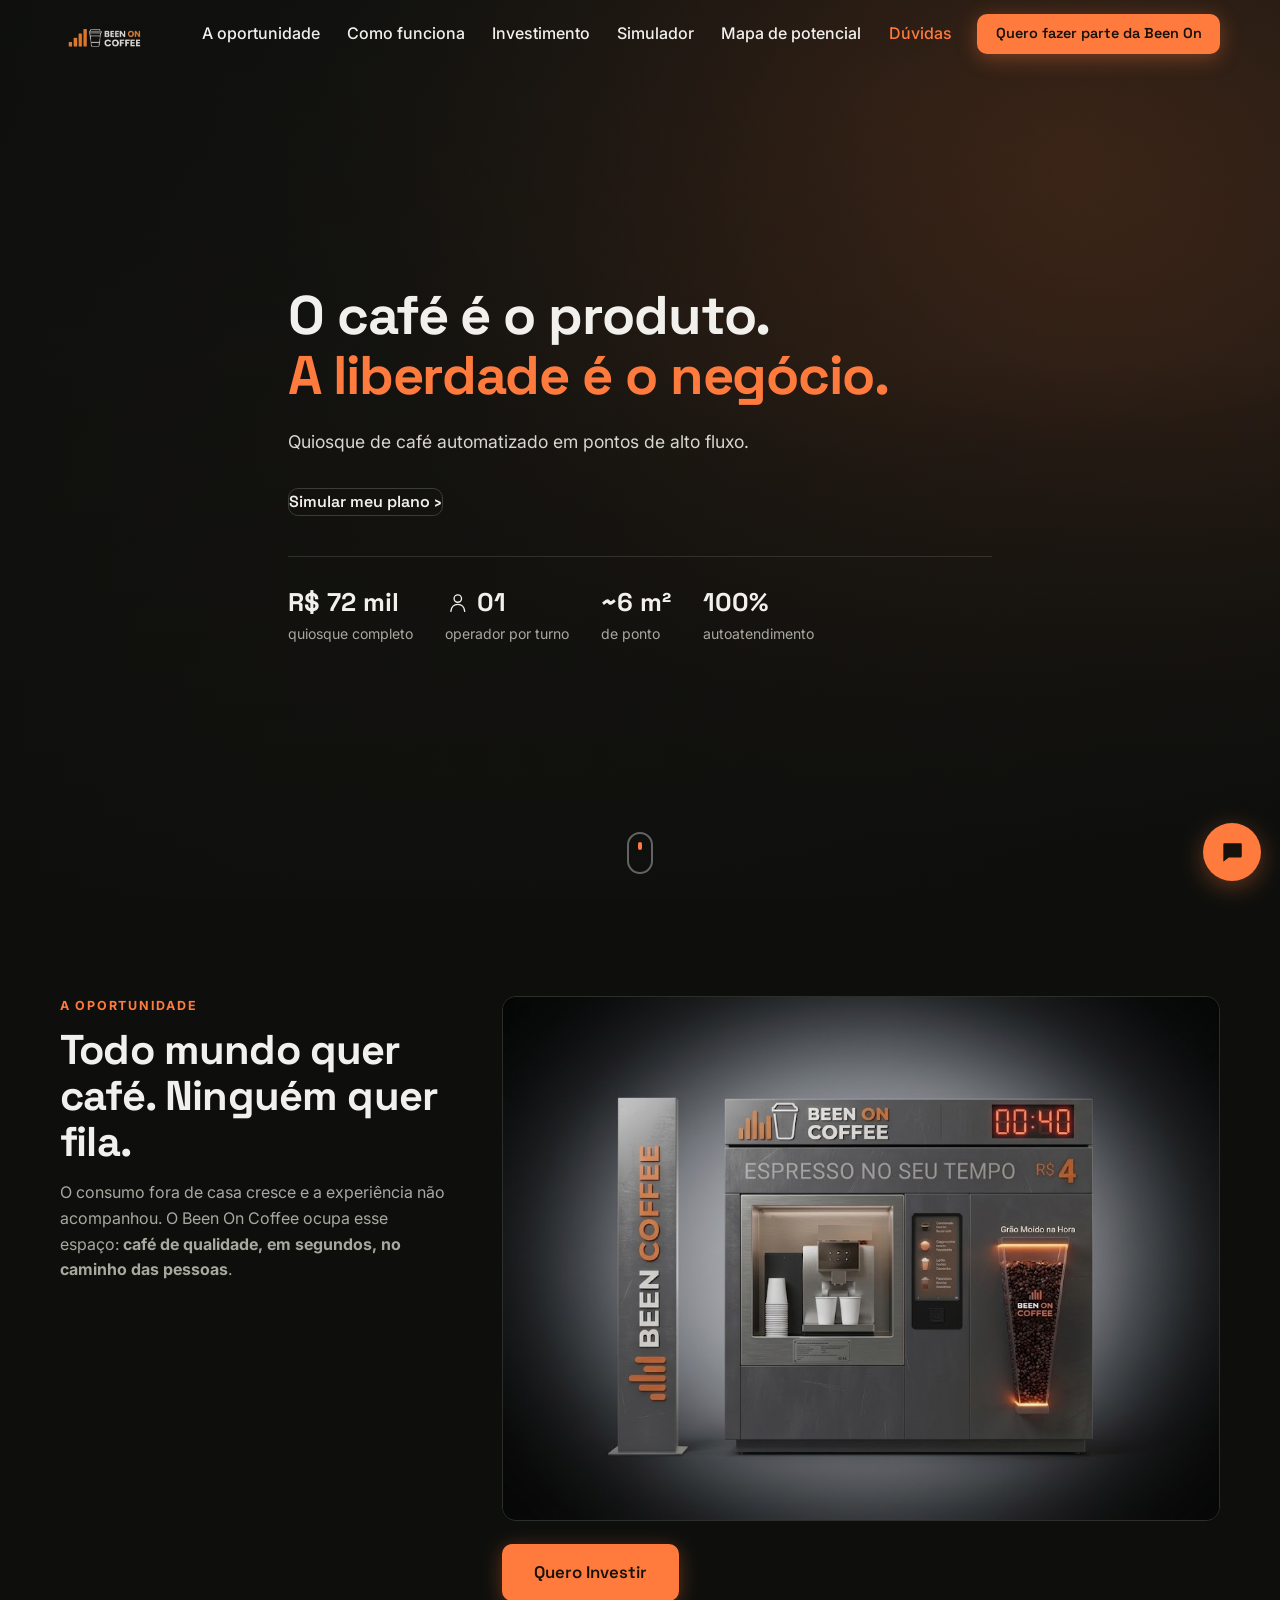
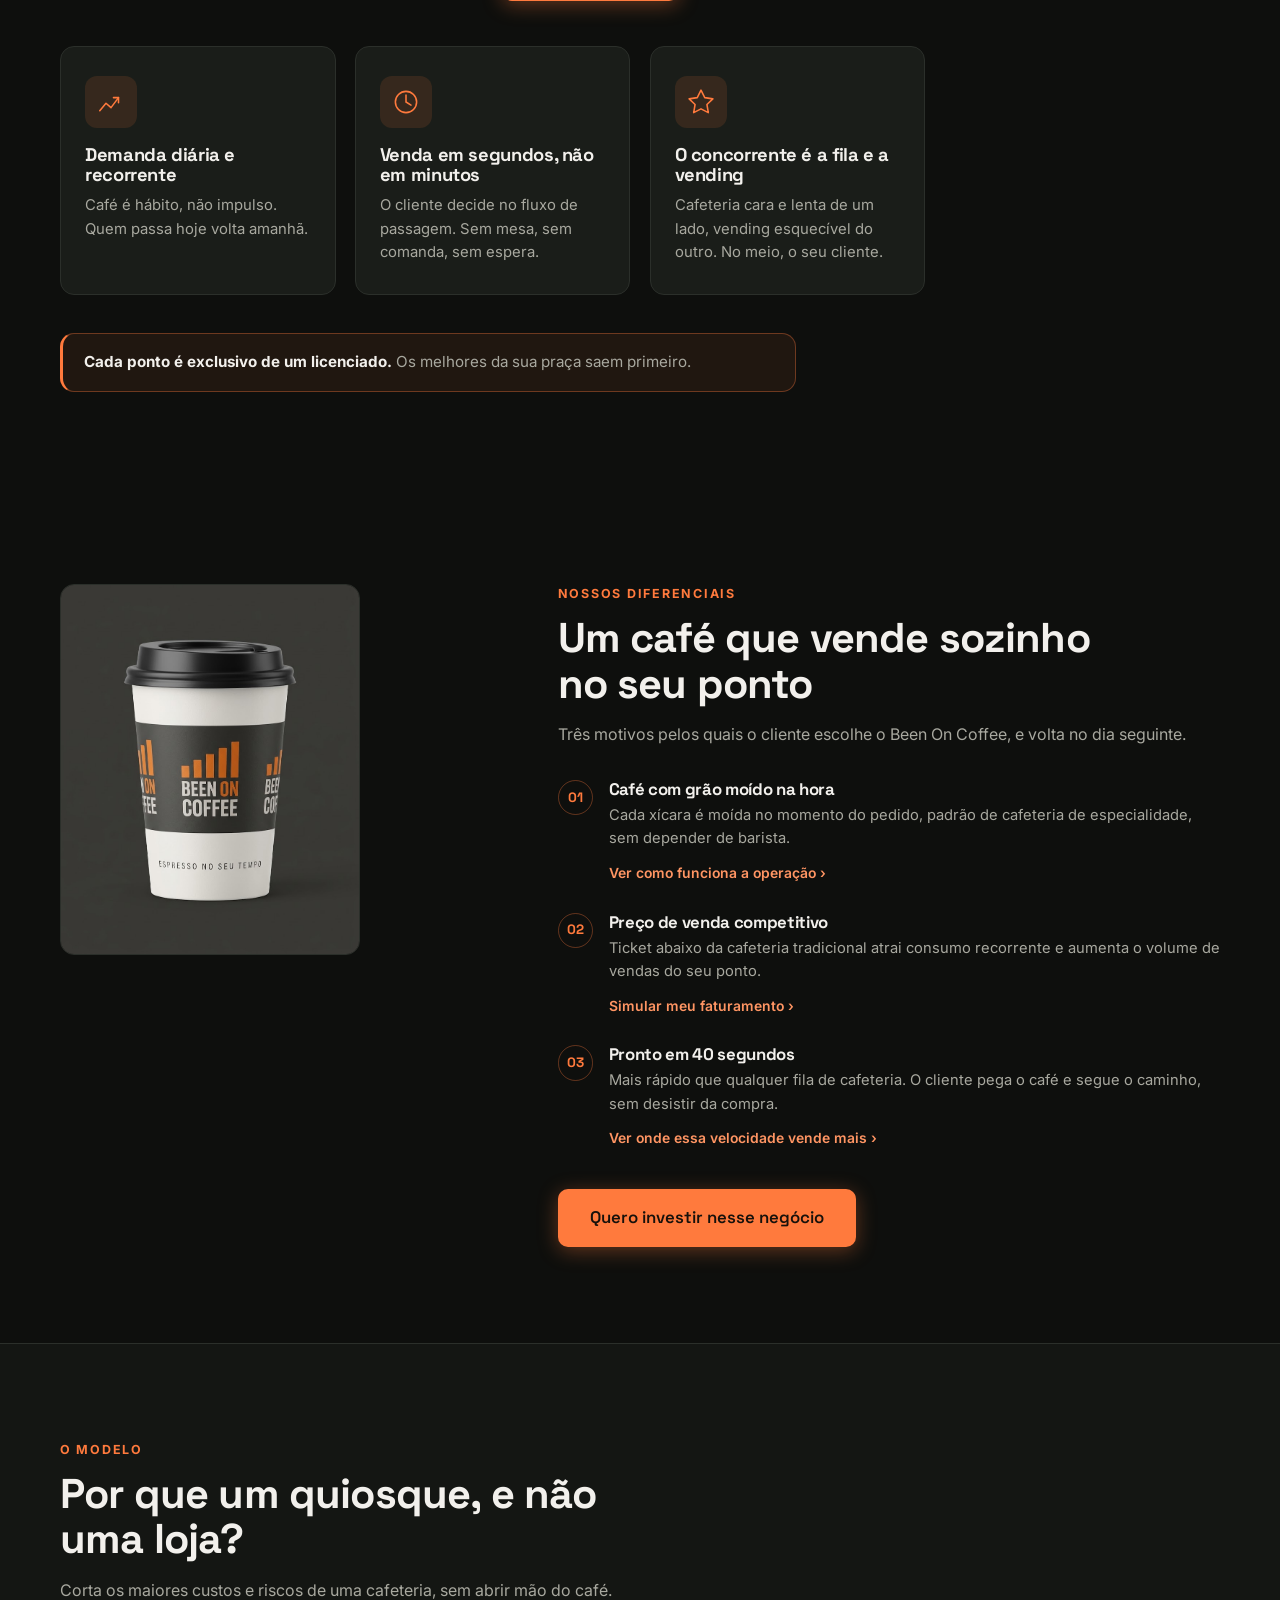
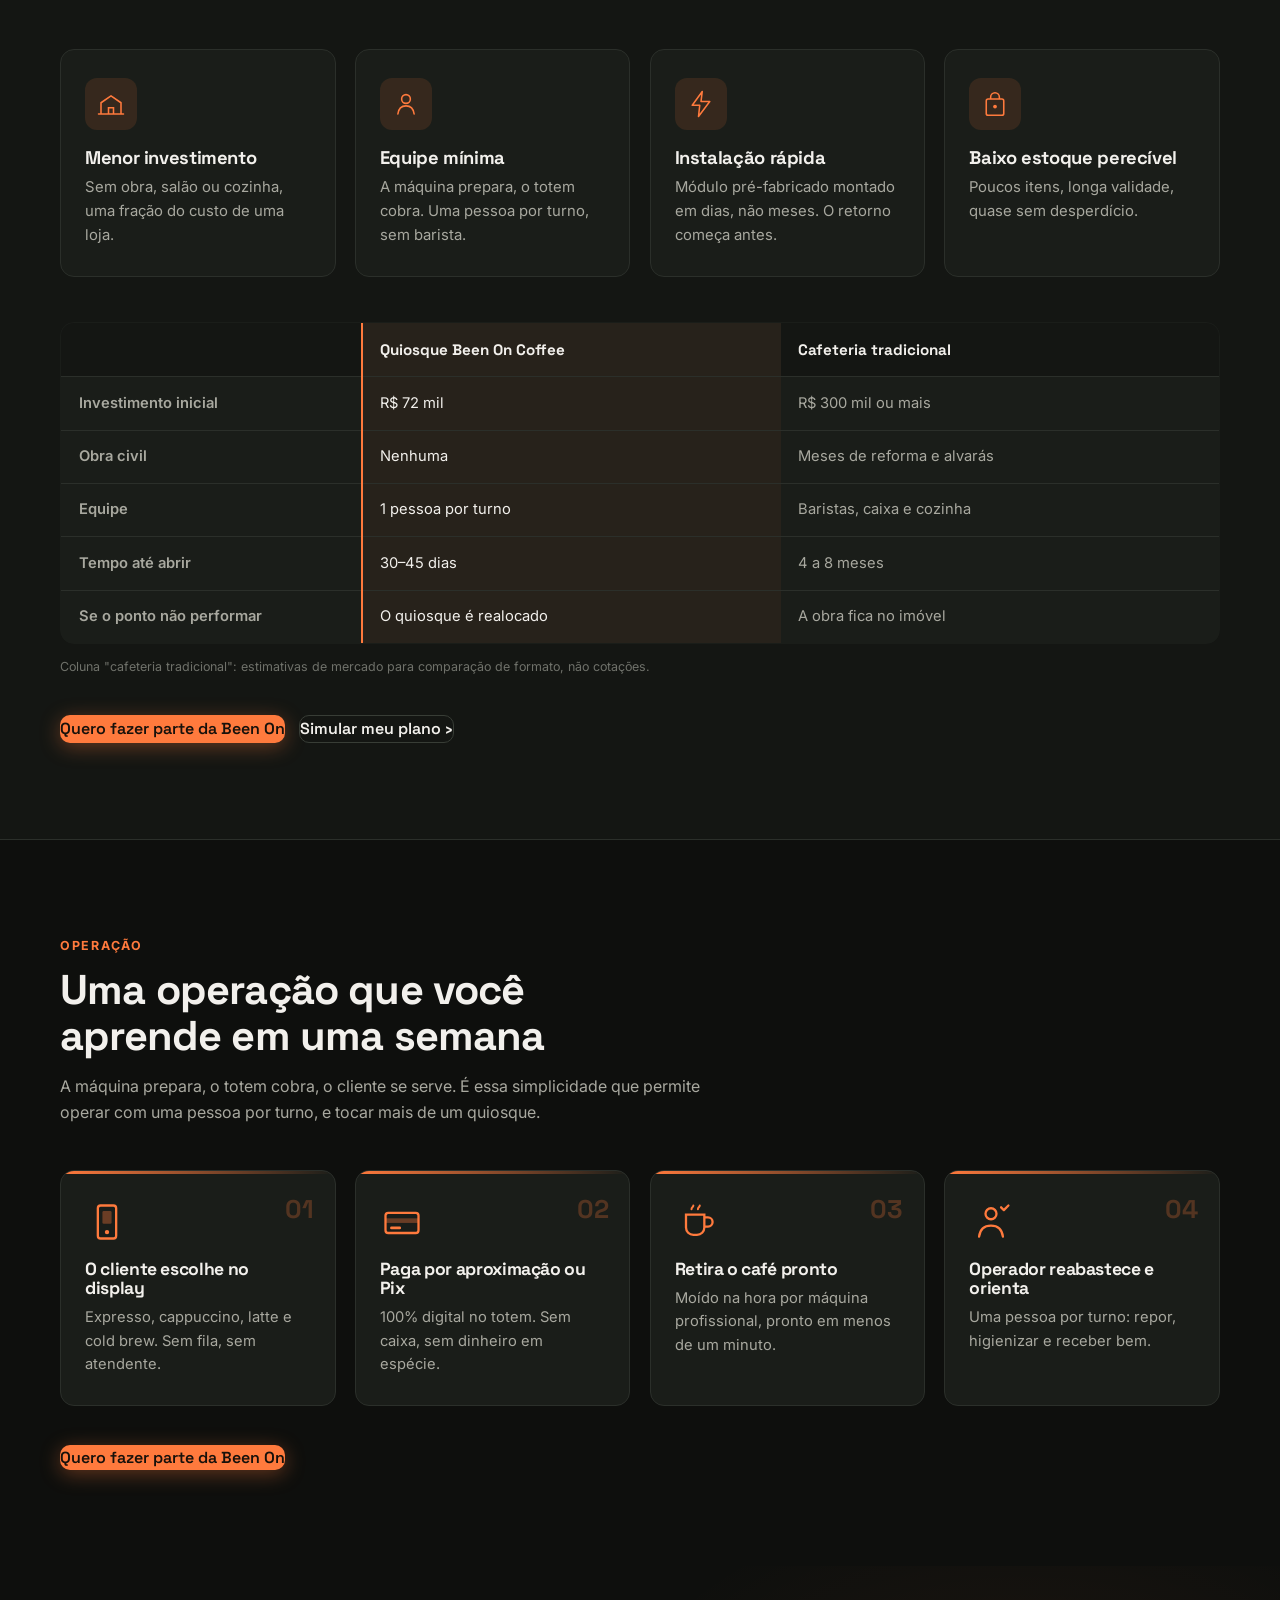
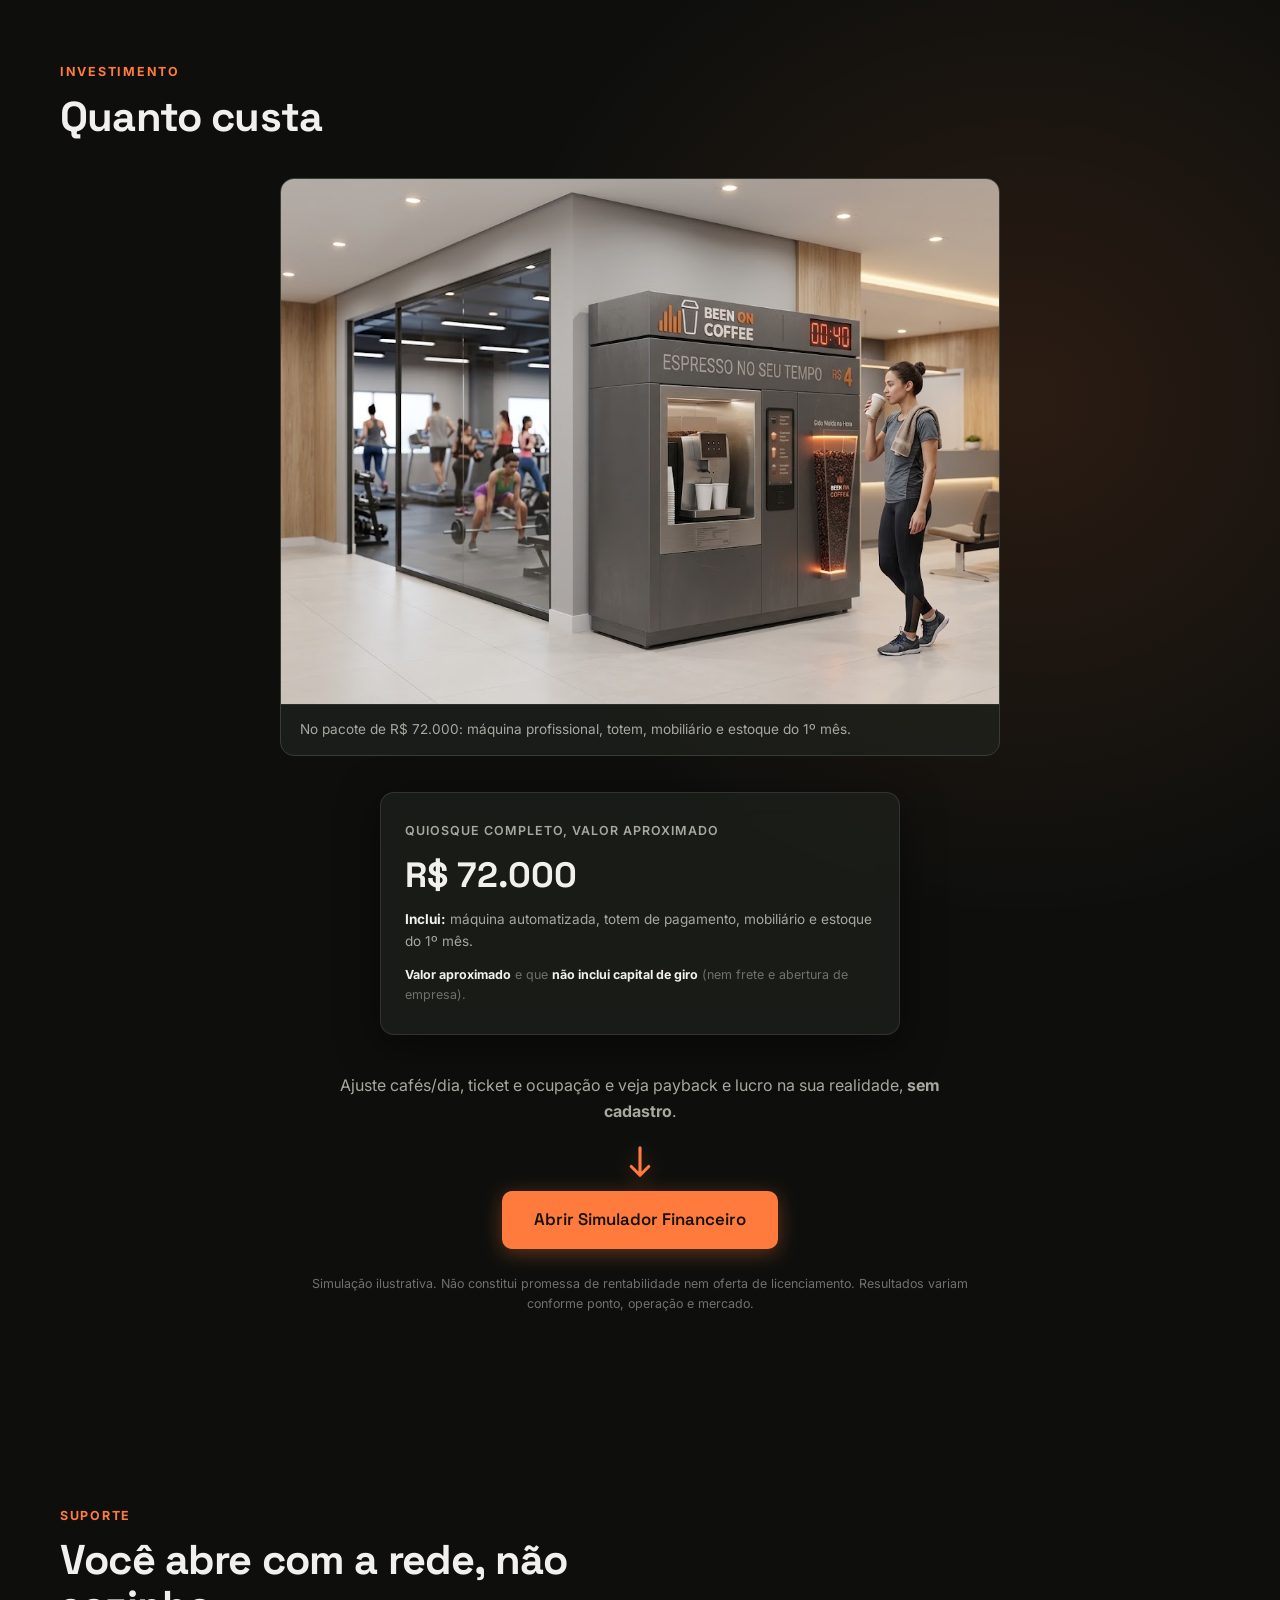
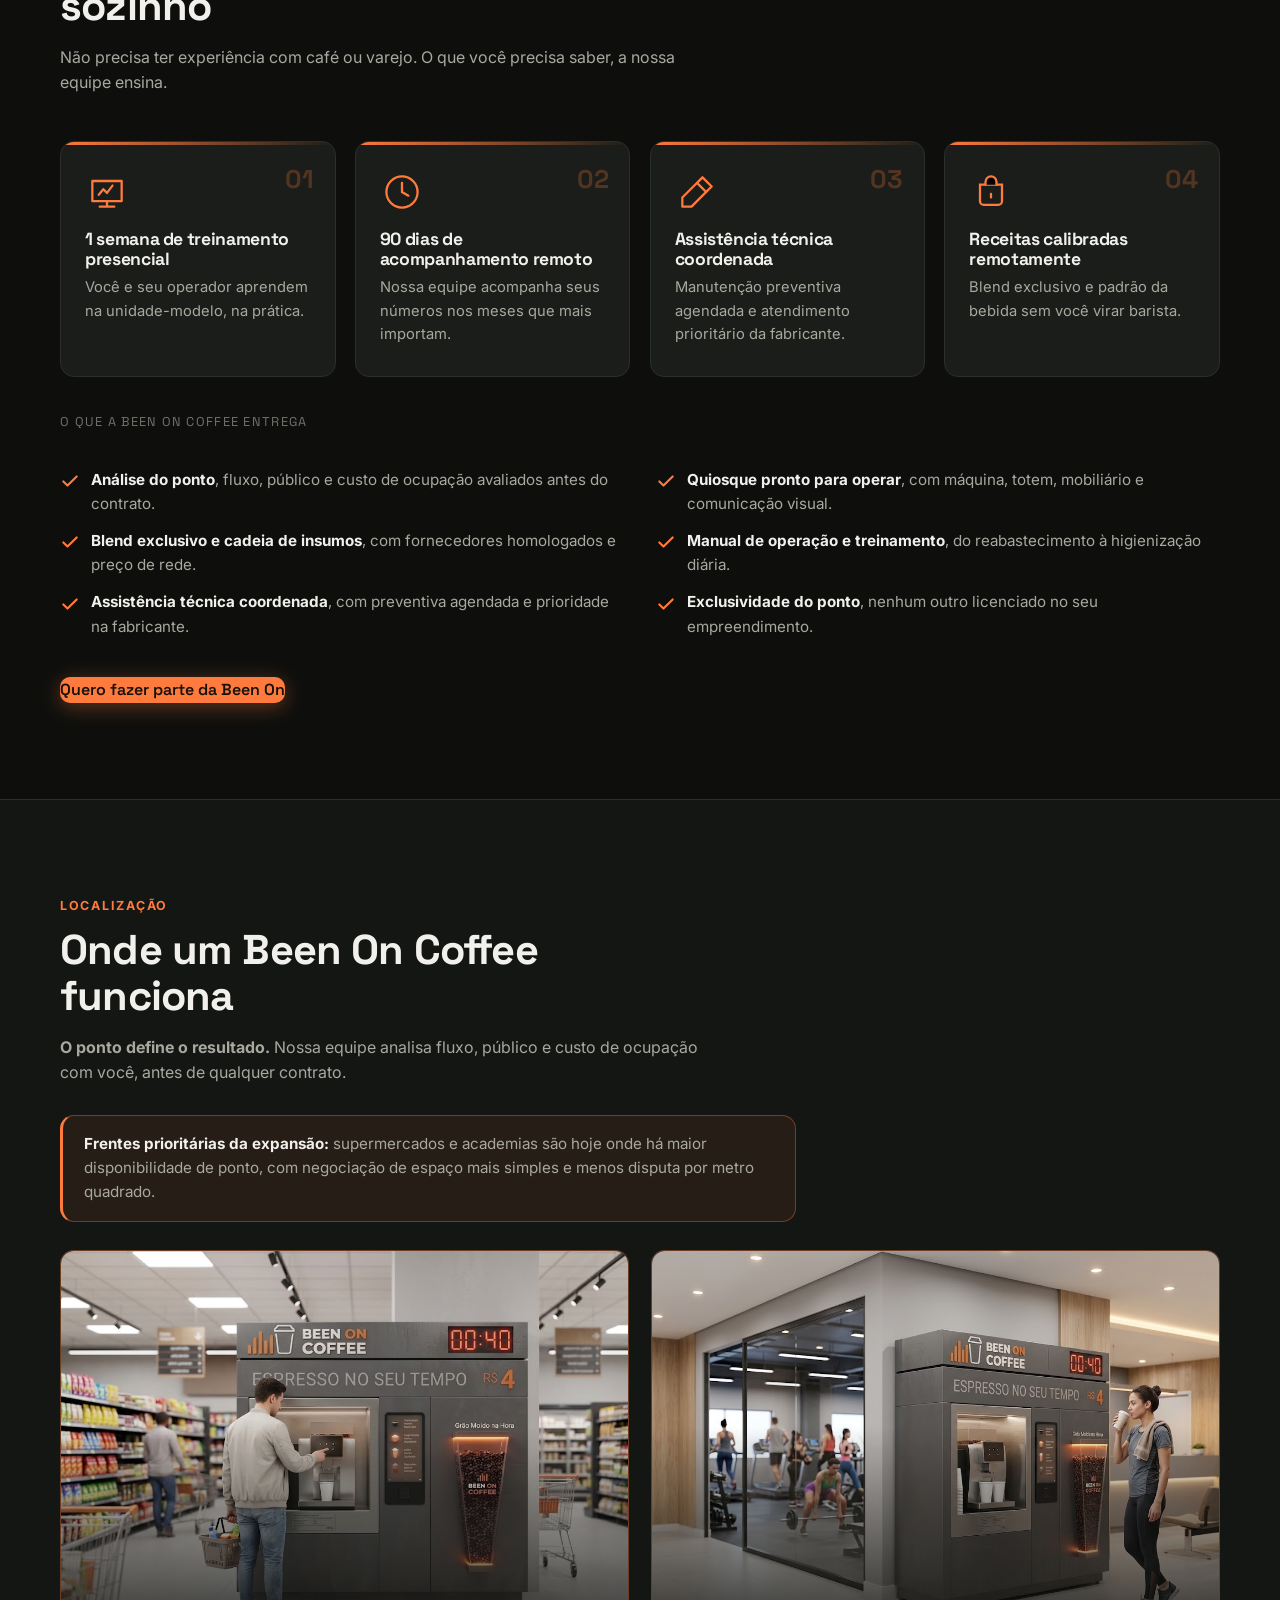
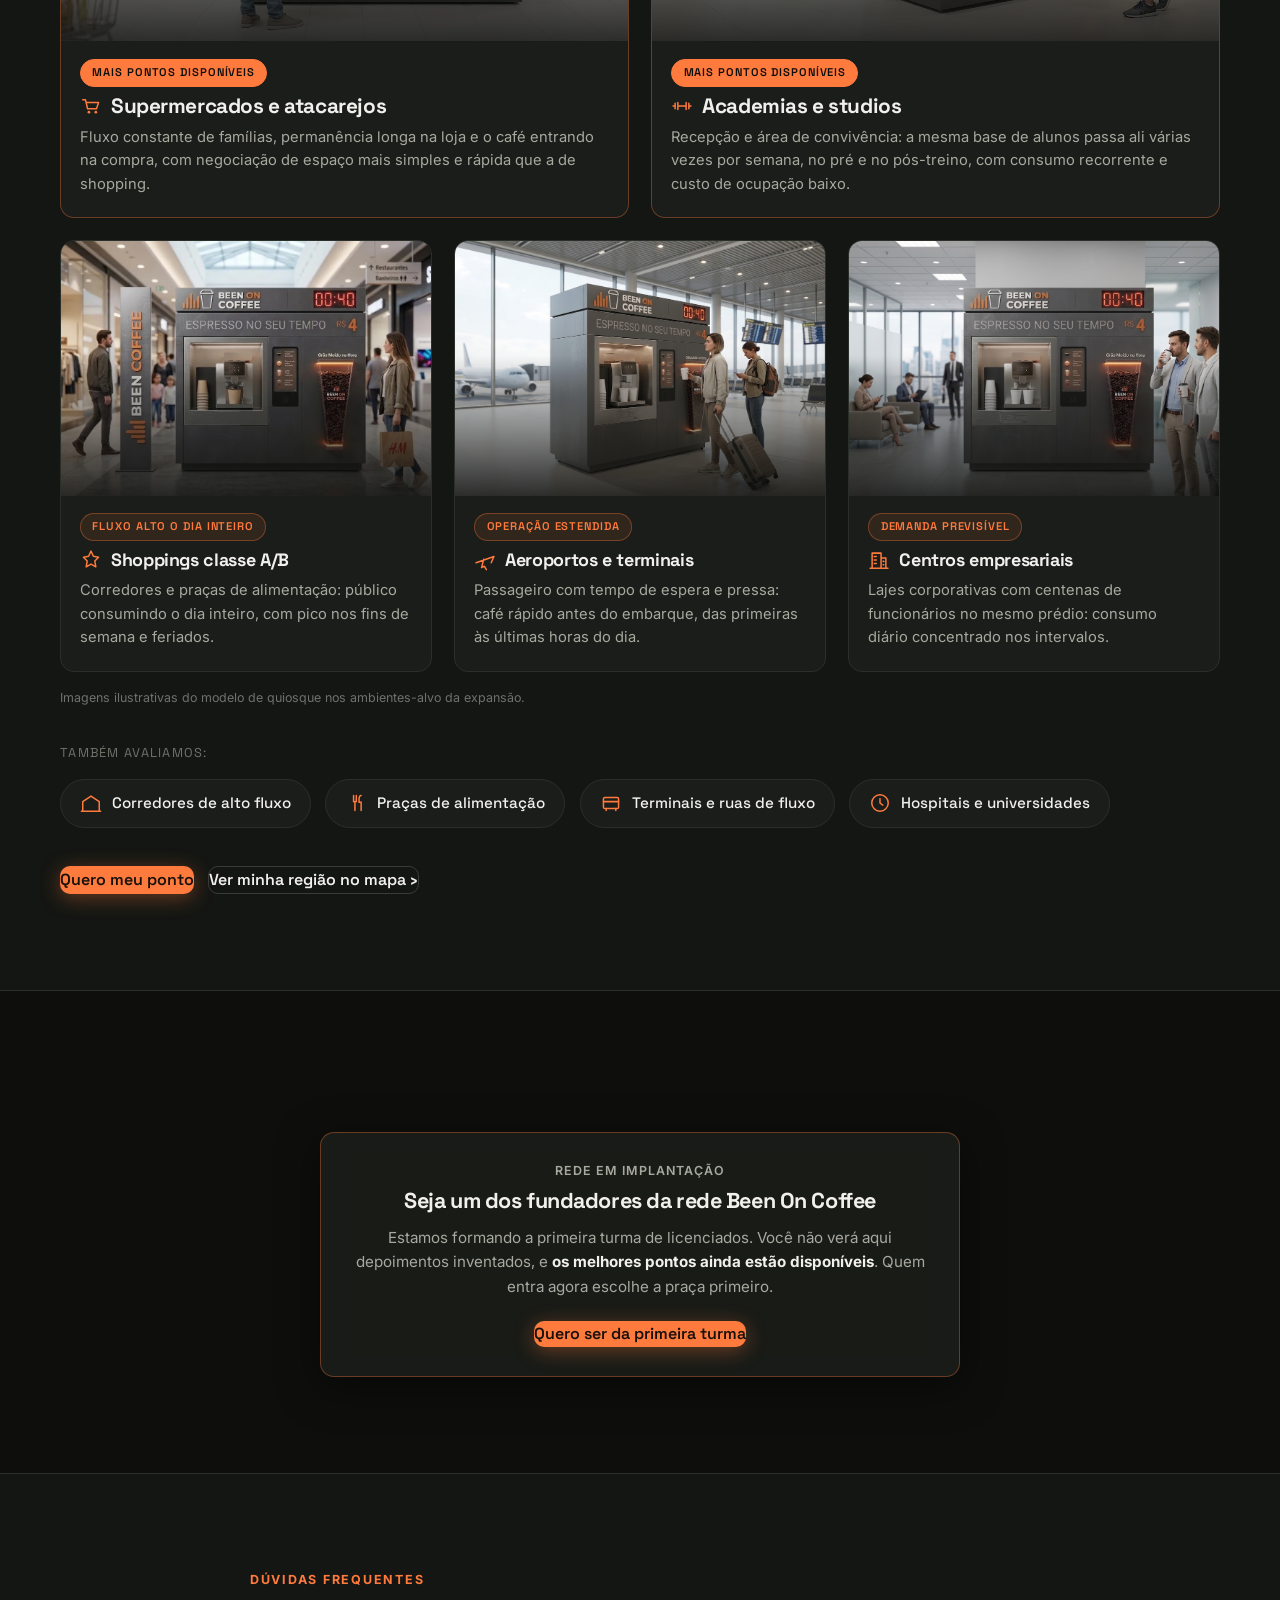
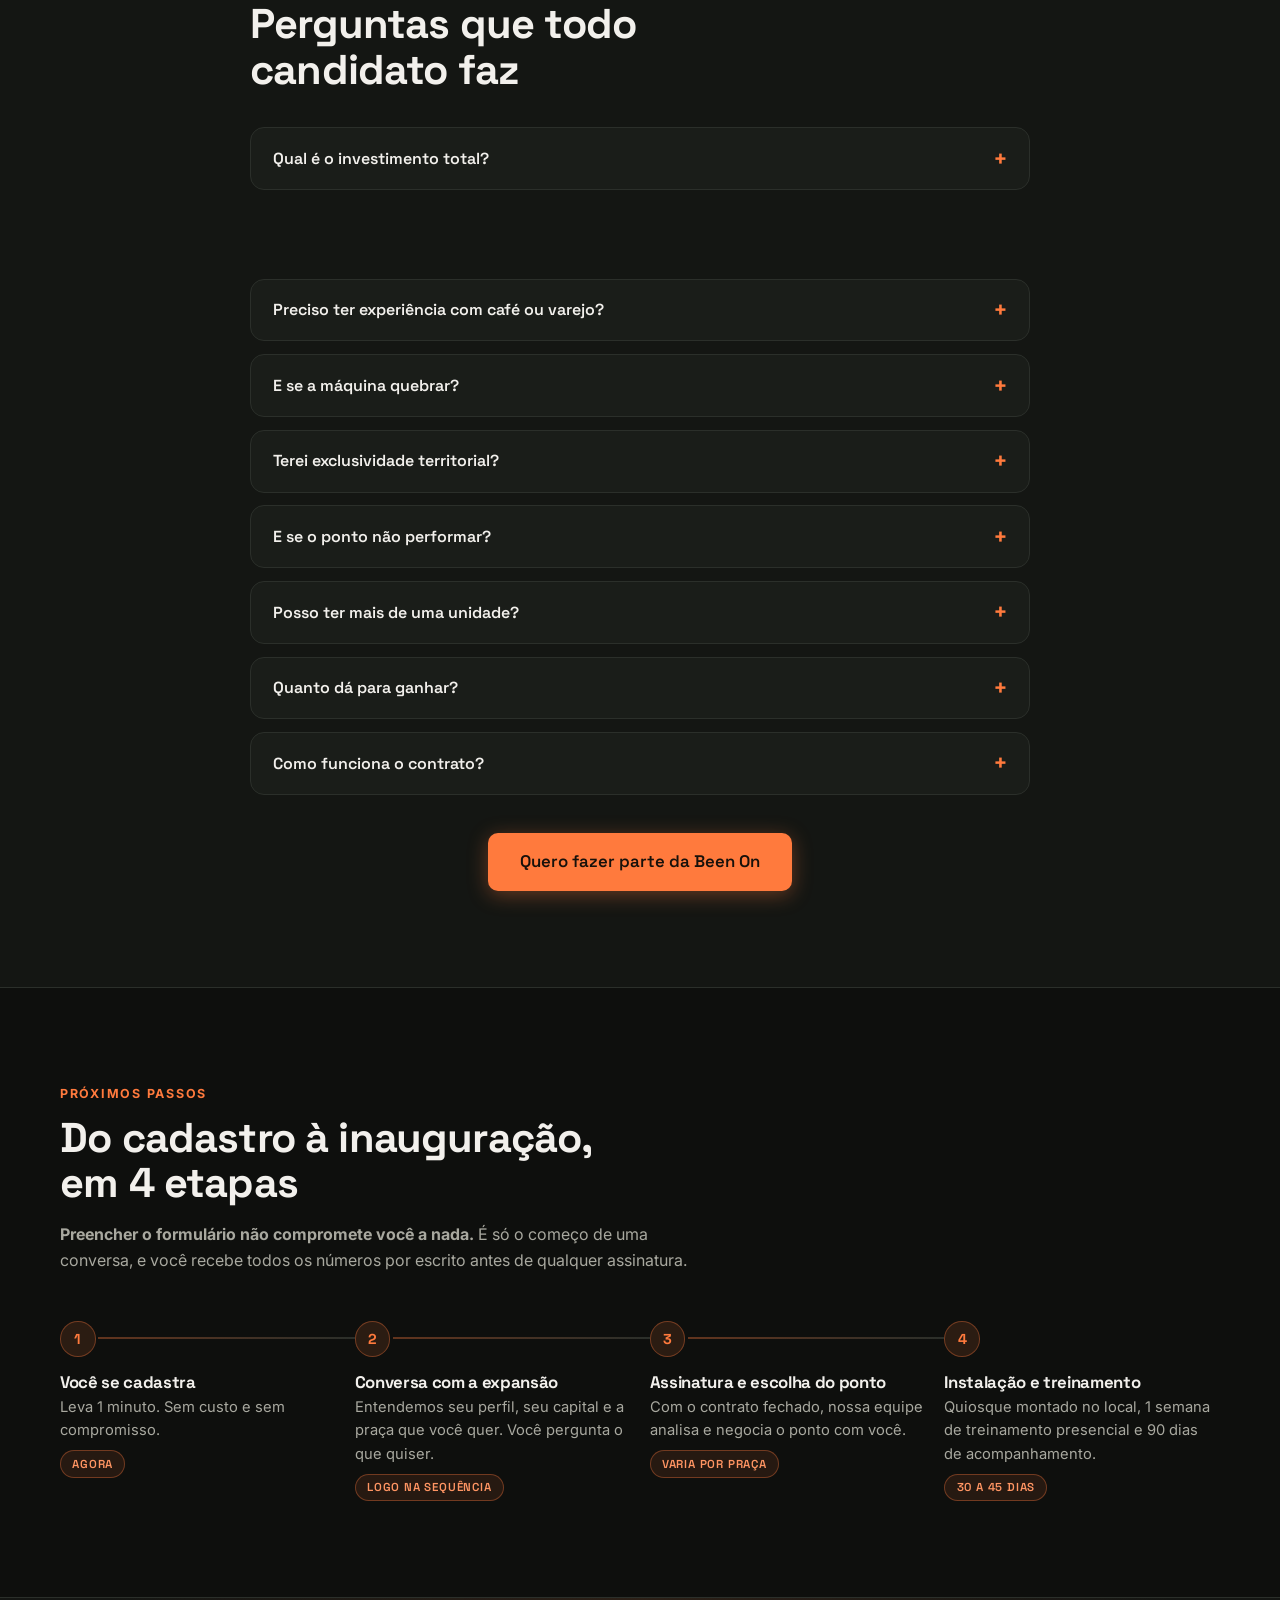
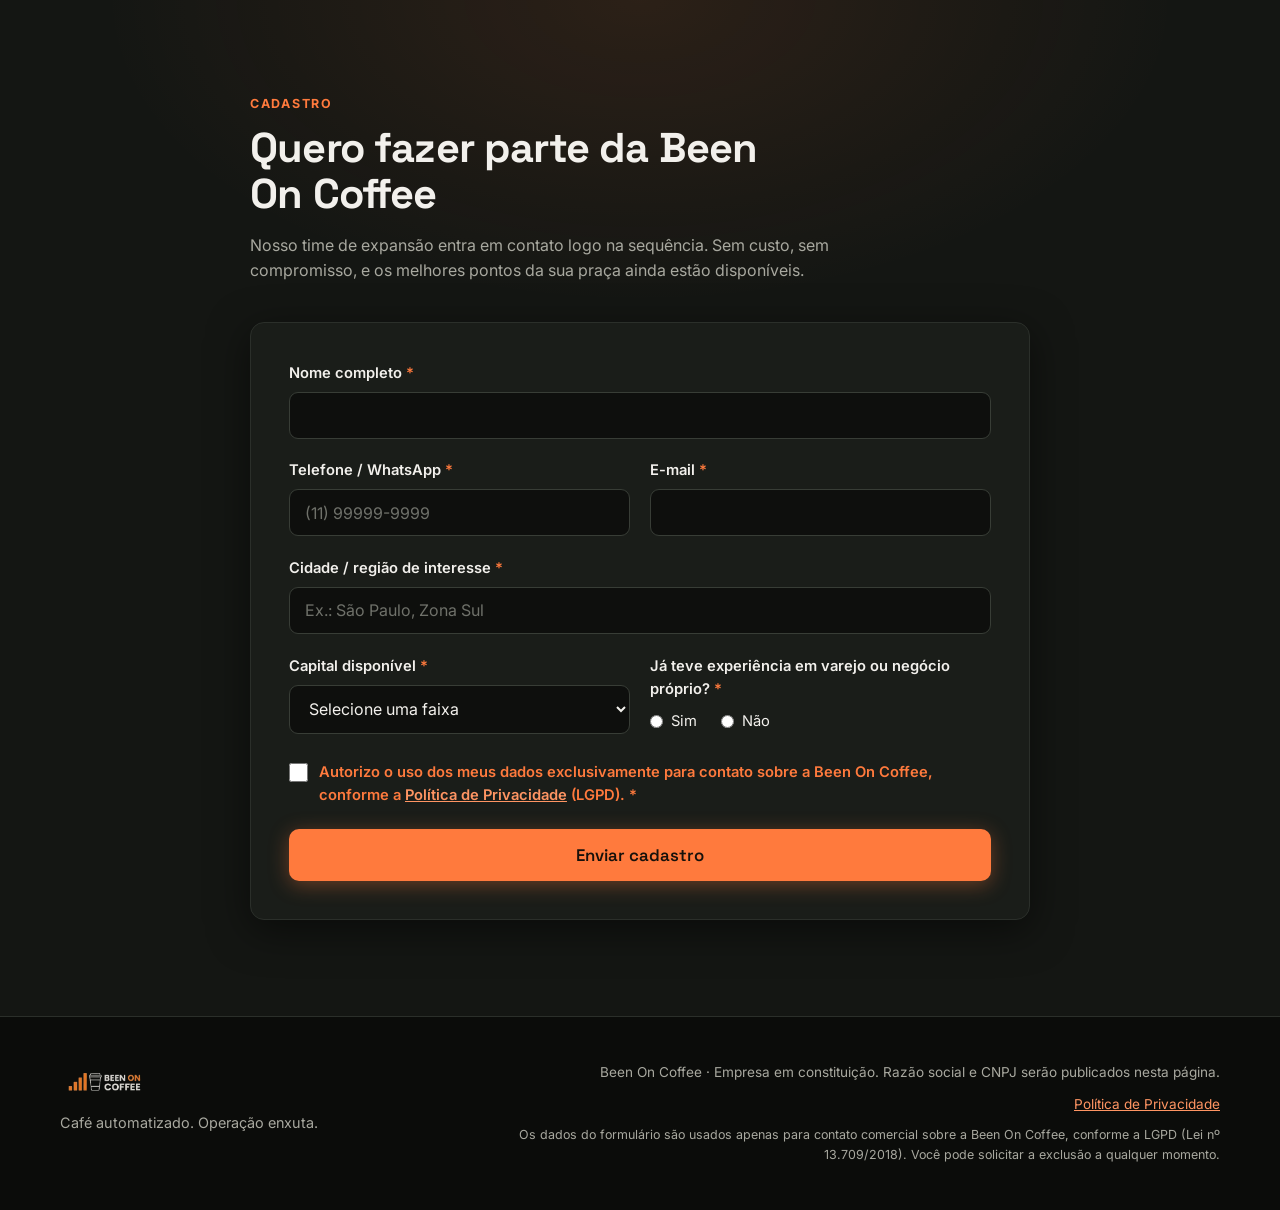
<file: index.html>
<!DOCTYPE html>
<html lang="pt-BR">
<head>
  <meta charset="UTF-8" />
  <meta name="viewport" content="width=device-width, initial-scale=1.0" />

  <!-- ===== SEO BÁSICO ===== -->
  <title>Been On Coffee, quiosque de café automatizado</title>
  <meta name="description" content="Seja licenciado Been On Coffee: quiosque de café automatizado em pontos de alto fluxo. R$ 72 mil, 1 pessoa por turno e suporte completo da rede." />

  <link rel="canonical" href="https://www.beencoffee.com.br/" />

  <!-- ===== OPEN GRAPH (compartilhamento em redes sociais) =====
       O og:image aponta para a foto real do quiosque (o antigo /assets/og-image.jpg
       não existia e o link compartilhado no WhatsApp/LinkedIn saía sem miniatura).
       O ideal é gerar uma versão 1200x630 com a marca e apontar para ela. -->
  <meta property="og:type" content="website" />
  <meta property="og:site_name" content="Been On Coffee" />
  <meta property="og:title" content="Been On Coffee, café automatizado em formato de quiosque" />
  <meta property="og:description" content="Baixo investimento, operação simples com 1 pessoa por turno. Conheça o modelo de licenciamento Been On Coffee." />
  <meta property="og:url" content="https://www.beencoffee.com.br/" />
  <meta property="og:image" content="https://www.beencoffee.com.br/assets/quiosque/been-on-coffee-fundo-cinza.jpg" />
  <meta property="og:image:alt" content="Quiosque de autoatendimento Been On Coffee" />
  <meta property="og:locale" content="pt_BR" />
  <meta name="twitter:card" content="summary_large_image" />
  <meta name="theme-color" content="#0e0f0d" />

  <link rel="icon" href="assets/favicon.svg" type="image/svg+xml" />
  <link rel="icon" href="assets/favicon-32.png" sizes="32x32" type="image/png" />
  <link rel="icon" href="assets/favicon-512.png" sizes="512x512" type="image/png" />
  <link rel="apple-touch-icon" href="assets/favicon-180.png" />
  <link rel="preconnect" href="https://fonts.googleapis.com" />
  <link rel="preconnect" href="https://fonts.gstatic.com" crossorigin />
  <link href="https://fonts.googleapis.com/css2?family=Space+Grotesk:wght@500;600;700&family=Inter:wght@400;500;600&display=swap" rel="stylesheet" />
  <link rel="stylesheet" href="css/styles.css" />

  <!-- Dados estruturados: ajuda o Google a mostrar as perguntas do FAQ direto
       no resultado de busca (rich snippet) — tráfego qualificado de graça.
       O conteúdo aqui é o MESMO da seção #faq; ao editar lá, editar aqui. -->
  <script type="application/ld+json">
  {
    "@context": "https://schema.org",
    "@type": "FAQPage",
    "mainEntity": [
      {"@type":"Question","name":"Qual é o investimento total para abrir um Been On Coffee?","acceptedAnswer":{"@type":"Answer","text":"R$ 72.000 (valor aproximado) pelo quiosque completo, com máquina, totem, mobiliário e estoque do 1º mês. Não inclui capital de giro, frete e abertura de empresa."}},
      {"@type":"Question","name":"Quanto tempo leva para instalar o quiosque?","acceptedAnswer":{"@type":"Answer","text":"De 30 a 45 dias após o contrato do ponto assinado. O quiosque chega pré-fabricado e é montado no local."}},
      {"@type":"Question","name":"Preciso ter experiência com café ou varejo?","acceptedAnswer":{"@type":"Answer","text":"Não. São 1 semana de treinamento presencial na unidade-modelo e 90 dias de acompanhamento remoto. A máquina automatizada garante o padrão da bebida sem barista."}},
      {"@type":"Question","name":"Terei exclusividade territorial?","acceptedAnswer":{"@type":"Answer","text":"Sim, por ponto: cada unidade tem exclusividade no empreendimento em que está instalada. Regras de raio e expansão constam do contrato."}},
      {"@type":"Question","name":"Como funciona o contrato?","acceptedAnswer":{"@type":"Answer","text":"Antes de qualquer assinatura ou pagamento, você recebe por escrito o investimento, as taxas, as obrigações e o território, com tempo para revisar com seu advogado ou contador."}}
    ]
  }
  </script>
</head>
<body>

  <!-- Acessibilidade: primeiro tab da página pula o menu inteiro -->
  <a href="#conteudo" class="pular-conteudo">Pular para o conteúdo</a>

  <!-- ============================================================
       CABEÇALHO / NAVEGAÇÃO (sticky + glassmorphism ao rolar)
       ============================================================ -->
  <header class="topo" id="topo">
    <nav class="topo__nav container" aria-label="Navegação principal">
      <a href="#hero" class="logo" aria-label="Been On Coffee, início">
        <img src="assets/logo-been-on-coffee.png" alt="Been On Coffee" class="logo__imagem" width="306" height="106" />
      </a>

      <!-- CTA sempre visível no mobile (fora do menu colapsado).
           O rótulo encurta abaixo de 380px para não encostar no logo. -->
      <a href="#cadastro" class="botao botao--pequeno topo__cta-mobile">
        <span class="cta-longo">Quero fazer parte da Been On</span><span class="cta-curto">Fazer parte</span>
      </a>

      <button class="topo__hamburguer" id="btn-menu" aria-label="Abrir menu" aria-expanded="false" aria-controls="menu-links">
        <span></span><span></span><span></span>
      </button>

      <!-- Menu no eixo da jornada de decisão do candidato:
           oportunidade → modelo → investimento → simulador → dúvidas → cadastro -->
      <ul class="topo__links" id="menu-links">
        <li><a href="#oportunidade">A oportunidade</a></li>
        <li><a href="#como-funciona">Como funciona</a></li>
        <li><a href="#investimento">Investimento</a></li>
        <li><a href="simulador.html">Simulador</a></li>
        <li><a href="mapa-potencial.html">Mapa de potencial</a></li>
        <li><a href="#faq">Dúvidas</a></li>
        <li><a href="#cadastro" class="botao botao--pequeno">Quero fazer parte da Been On</a></li>
      </ul>
    </nav>
  </header>

  <main id="conteudo">

    <!-- ============================================================
         1. HERO COM VÍDEO EM BACKGROUND
         ============================================================ -->
    <section class="hero" id="hero">
      <!-- VÍDEO DE FUNDO — carregado pelo js/script.js, com peso em mente:
             • desktop → 2 vídeos em sequência (hero-coffee-novo [copo] → hero-coffee-novo-2 [quiosque]);
             • celular → só o hero-coffee-novo-2 (1,8 MB) em loop nativo, o que
               corta ~3 MB de download em cada visita pelo telefone;
             • economia de dados / 2G / 3G / movimento reduzido → nenhum vídeo,
               fica a animação CSS de vapor (que é o fundo padrão);
             • começa só depois do 'load' e pausa quando o hero sai da tela.
           Para trocar os vídeos, edite "playlistDesktop" no script.js.
           Sem 'src' e sem 'loop' aqui de propósito: quem decide é o script. -->
      <video
        class="hero__video"
        id="hero-video"
        autoplay muted playsinline
        preload="none"
        poster="assets/hero-poster.svg"
        aria-hidden="true"></video>

      <!-- ANIMAÇÃO DE FUNDO (CSS): vapor + brilho em movimento.
           É o fundo padrão do hero — não custa download nenhum. Quando um vídeo
           realmente começa a tocar, o JS adiciona a classe .com-video e o vídeo
           entra por cima. Respeita prefers-reduced-motion (ver styles.css). -->
      <div class="hero__animacao" aria-hidden="true">
        <span class="vapor vapor--1"></span>
        <span class="vapor vapor--2"></span>
        <span class="vapor vapor--3"></span>
        <span class="vapor vapor--4"></span>
      </div>

      <div class="hero__overlay" aria-hidden="true"></div>

      <div class="container hero__conteudo">
        <h1 class="hero__titulo">
          O café é o produto.<br /><span>A liberdade é o negócio.</span>
        </h1>
        <p class="hero__sub">
          Quiosque de café automatizado em pontos de alto fluxo.
        </p>
        <div class="hero__acoes">
          <a href="simulador.html" class="botao botao--fantasma">Simular meu plano ›</a>
        </div>
        <ul class="hero__provas" aria-label="Destaques do modelo">
          <li><strong>R$ 72 mil</strong> quiosque completo</li>
          <li><strong class="hero__provas-valor"><svg class="hero__provas-icone" viewBox="0 0 48 48" aria-hidden="true"><circle cx="24" cy="16" r="7" fill="none" stroke="currentColor" stroke-width="2.5"/><path d="M11 40c1-8 6-13 13-13s12 5 13 13" fill="none" stroke="currentColor" stroke-width="2.5" stroke-linecap="round"/></svg>01</strong> operador por turno</li>
          <li><strong>~6&nbsp;m²</strong> de ponto</li>
          <li><strong>100%</strong> autoatendimento</li>
        </ul>
      </div>

      <a href="#oportunidade" class="hero__rolar" aria-label="Rolar para baixo">
        <span></span>
      </a>
    </section>

    <!-- ============================================================
         2. A OPORTUNIDADE / POR QUE AGORA
         Objetivo comercial: enquadrar mercado e timing, declarar o
         "inimigo" (fila + café ruim de vending) e plantar a urgência
         legítima (exclusividade por ponto).
         DADO REAL NECESSÁRIO: se quiser citar números de mercado
         (ex.: crescimento do consumo fora do lar), incluir fonte
         validada (ABIC/Euromonitor). Sem fonte, o texto permanece
         qualitativo de propósito — não inventar estatística.
         ============================================================ -->
    <section class="secao" id="oportunidade">
      <div class="container">
        <div class="container--duas-colunas oportunidade__intro">
          <div class="oportunidade__bloco revelar">
            <div class="oportunidade__imagem">
              <img src="assets/quiosque/been-on-coffee-fundo-cinza.jpg"
                   alt="Quiosque de autoatendimento Been On Coffee completo, com máquina, totem, display e dispenser de grãos"
                   loading="lazy" width="1024" height="749" />
            </div>
            <a href="#cadastro" class="botao botao--grande oportunidade__cta">Quero Investir</a>
          </div>
          <div class="oportunidade__texto">
            <p class="secao__rotulo revelar">A oportunidade</p>
            <h2 class="revelar">Todo mundo quer café. Ninguém quer fila.</h2>
            <p class="secao__sub revelar">
              O consumo fora de casa cresce e a experiência não acompanhou. O Been On
              Coffee ocupa esse espaço: <strong>café de qualidade, em segundos, no
              caminho das pessoas</strong>.
            </p>
          </div>
        </div>

        <div class="grade-cards">
          <div class="card-recurso revelar">
            <div class="card-recurso__icone">
              <svg viewBox="0 0 48 48" aria-hidden="true"><path d="M6 38l10-12 8 7 12-16" fill="none" stroke="currentColor" stroke-width="2.5" stroke-linecap="round" stroke-linejoin="round"/><path d="M28 17h8v8" fill="none" stroke="currentColor" stroke-width="2.5" stroke-linecap="round" stroke-linejoin="round"/></svg>
            </div>
            <h3>Demanda diária e recorrente</h3>
            <p>Café é hábito, não impulso. Quem passa hoje volta amanhã.</p>
          </div>
          <div class="card-recurso revelar">
            <div class="card-recurso__icone">
              <svg viewBox="0 0 48 48" aria-hidden="true"><circle cx="24" cy="24" r="17" fill="none" stroke="currentColor" stroke-width="2.5"/><path d="M24 13v11l8 5" fill="none" stroke="currentColor" stroke-width="2.5" stroke-linecap="round"/></svg>
            </div>
            <h3>Venda em segundos, não em minutos</h3>
            <p>O cliente decide no fluxo de passagem. Sem mesa, sem comanda, sem espera.</p>
          </div>
          <div class="card-recurso revelar">
            <div class="card-recurso__icone">
              <svg viewBox="0 0 48 48" aria-hidden="true"><path d="M24 5l6 12 13 2-9.5 9 2.2 13L24 35l-11.7 6 2.2-13L5 19l13-2z" fill="none" stroke="currentColor" stroke-width="2.5" stroke-linejoin="round"/></svg>
            </div>
            <h3>O concorrente é a fila e a vending</h3>
            <p>Cafeteria cara e lenta de um lado, vending esquecível do outro. No meio, o seu cliente.</p>
          </div>
        </div>

        <p class="urgencia-legitima revelar" role="note">
          <strong>Cada ponto é exclusivo de um licenciado.</strong> Os melhores da
          sua praça saem primeiro.
        </p>
      </div>
    </section>

    <!-- ============================================================
         2B. NOSSOS DIFERENCIAIS (foto do copo Been On Coffee)
         Objetivo comercial: logo depois de expor o problema de mercado
         ("todo mundo quer café, ninguém quer fila"), provar por que ESTE
         produto vende no ponto do licenciado — antes de entrar na economia
         do quiosque (seção "O modelo"). Cada diferencial linka para a
         seção do site que aprofunda a prova daquele ponto.
         ============================================================ -->
    <section class="secao" id="diferenciais">
      <div class="container">
        <div class="container--duas-colunas diferenciais__intro">
          <div class="diferenciais__imagem revelar">
            <img src="assets/produto/copo-been-on-coffee.jpg"
                 alt="Copo Been On Coffee com a marca impressa e o slogan 'Espresso no seu tempo'"
                 loading="lazy" width="825" height="1024" />
          </div>
          <div class="diferenciais__texto">
            <p class="secao__rotulo revelar">Nossos diferenciais</p>
            <h2 class="revelar">Um café que vende sozinho no seu ponto</h2>
            <p class="secao__sub revelar">
              Três motivos pelos quais o cliente escolhe o Been On Coffee, e volta
              no dia seguinte.
            </p>

            <ol class="diferenciais__lista">
              <li class="diferencial revelar">
                <span class="diferencial__numero" aria-hidden="true">01</span>
                <div class="diferencial__corpo">
                  <h3>Café com grão moído na hora</h3>
                  <p>Cada xícara é moída no momento do pedido, padrão de cafeteria de especialidade, sem depender de barista.</p>
                  <a href="#como-funciona" class="diferencial__link">Ver como funciona a operação ›</a>
                </div>
              </li>
              <li class="diferencial revelar">
                <span class="diferencial__numero" aria-hidden="true">02</span>
                <div class="diferencial__corpo">
                  <h3>Preço de venda competitivo</h3>
                  <p>Ticket abaixo da cafeteria tradicional atrai consumo recorrente e aumenta o volume de vendas do seu ponto.</p>
                  <a href="simulador.html" class="diferencial__link">Simular meu faturamento ›</a>
                </div>
              </li>
              <li class="diferencial revelar">
                <span class="diferencial__numero" aria-hidden="true">03</span>
                <div class="diferencial__corpo">
                  <h3>Pronto em 40 segundos</h3>
                  <p>Mais rápido que qualquer fila de cafeteria. O cliente pega o café e segue o caminho, sem desistir da compra.</p>
                  <a href="#ponto-ideal" class="diferencial__link">Ver onde essa velocidade vende mais ›</a>
                </div>
              </li>
            </ol>

            <div class="cta-secao revelar">
              <a href="#cadastro" class="botao botao--grande">Quero investir nesse negócio</a>
            </div>
          </div>
        </div>
      </div>
    </section>

    <!-- ============================================================
         3. POR QUE QUIOSQUE, NÃO LOJA (cards com ícones)
         Objetivo comercial: derrubar a objeção "abrir negócio de café
         é caro e complexo" com contraste explícito quiosque × loja.
         ============================================================ -->
    <section class="secao secao--alternada" id="modelo">
      <div class="container">
        <p class="secao__rotulo revelar">O modelo</p>
        <h2 class="revelar">Por que um quiosque, e não uma loja?</h2>
        <p class="secao__sub revelar">
          Corta os maiores custos e riscos de uma cafeteria, sem abrir mão do café.
        </p>

        <div class="grade-cards">
          <div class="card-recurso revelar">
            <div class="card-recurso__icone">
              <svg viewBox="0 0 48 48" aria-hidden="true"><path d="M8 40V22l16-11 16 11v18" fill="none" stroke="currentColor" stroke-width="2.5" stroke-linejoin="round"/><path d="M4 40h40" stroke="currentColor" stroke-width="2.5" stroke-linecap="round"/><path d="M20 40V30h8v10" fill="none" stroke="currentColor" stroke-width="2.5"/></svg>
            </div>
            <h3>Menor investimento</h3>
            <p>Sem obra, salão ou cozinha, uma fração do custo de uma loja.</p>
          </div>
          <div class="card-recurso revelar">
            <div class="card-recurso__icone">
              <svg viewBox="0 0 48 48" aria-hidden="true"><circle cx="24" cy="16" r="7" fill="none" stroke="currentColor" stroke-width="2.5"/><path d="M11 40c1-8 6-13 13-13s12 5 13 13" fill="none" stroke="currentColor" stroke-width="2.5" stroke-linecap="round"/></svg>
            </div>
            <h3>Equipe mínima</h3>
            <p>A máquina prepara, o totem cobra. Uma pessoa por turno, sem barista.</p>
          </div>
          <div class="card-recurso revelar">
            <div class="card-recurso__icone">
              <svg viewBox="0 0 48 48" aria-hidden="true"><path d="M26 4L10 26h12l-2 18 18-24H24z" fill="none" stroke="currentColor" stroke-width="2.5" stroke-linejoin="round"/></svg>
            </div>
            <h3>Instalação rápida</h3>
            <p>Módulo pré-fabricado montado em dias, não meses. O retorno começa antes.</p>
          </div>
          <div class="card-recurso revelar">
            <div class="card-recurso__icone">
              <svg viewBox="0 0 48 48" aria-hidden="true"><rect x="10" y="16" width="28" height="26" rx="3" fill="none" stroke="currentColor" stroke-width="2.5"/><path d="M17 16v-3a7 7 0 0 1 14 0v3" fill="none" stroke="currentColor" stroke-width="2.5"/><circle cx="24" cy="28" r="3" fill="currentColor"/></svg>
            </div>
            <h3>Baixo estoque perecível</h3>
            <p>Poucos itens, longa validade, quase sem desperdício.</p>
          </div>
        </div>

        <!-- Comparativo direto: quiosque Been On × cafeteria tradicional.
             Valores da coluna "cafeteria" são ordens de grandeza de mercado
             (estimativas), rotulados como tal na legenda. -->
        <div class="comparativo revelar">
          <div class="comparativo__scroll">
            <table class="comparativo__tabela">
              <caption class="visualmente-oculto">Comparação entre o quiosque Been On Coffee e uma cafeteria tradicional</caption>
              <thead>
                <tr>
                  <th scope="col"></th>
                  <th scope="col" class="comparativo__been">Quiosque Been On Coffee</th>
                  <th scope="col">Cafeteria tradicional</th>
                </tr>
              </thead>
              <tbody>
                <tr>
                  <th scope="row">Investimento inicial</th>
                  <td class="comparativo__been">R$ 72 mil</td>
                  <td>R$ 300 mil ou mais</td>
                </tr>
                <tr>
                  <th scope="row">Obra civil</th>
                  <td class="comparativo__been">Nenhuma</td>
                  <td>Meses de reforma e alvarás</td>
                </tr>
                <tr>
                  <th scope="row">Equipe</th>
                  <td class="comparativo__been">1 pessoa por turno</td>
                  <td>Baristas, caixa e cozinha</td>
                </tr>
                <tr>
                  <th scope="row">Tempo até abrir</th>
                  <td class="comparativo__been">30–45 dias</td>
                  <td>4 a 8 meses</td>
                </tr>
                <tr>
                  <th scope="row">Se o ponto não performar</th>
                  <td class="comparativo__been">O quiosque é realocado</td>
                  <td>A obra fica no imóvel</td>
                </tr>
              </tbody>
            </table>
          </div>
          <p class="comparativo__dica">← Arraste para o lado para ver a comparação completa →</p>
          <p class="comparativo__nota">
            Coluna "cafeteria tradicional": estimativas de mercado para comparação
            de formato, não cotações.
          </p>
        </div>

        <div class="cta-secao revelar">
          <a href="#cadastro" class="botao">Quero fazer parte da Been On</a>
          <a href="simulador.html" class="botao botao--fantasma">Simular meu plano ›</a>
        </div>
      </div>
    </section>

    <!-- ============================================================
         4. COMO FUNCIONA (passos com animação de entrada)
         Objetivo comercial: mostrar ao candidato por que a operação é
         simples de tocar, replicar e multioperar. A jornada do cliente
         existe aqui como prova de simplicidade, não como vitrine B2C.
         ============================================================ -->
    <section class="secao" id="como-funciona">
      <div class="container">
        <p class="secao__rotulo revelar">Operação</p>
        <h2 class="revelar">Uma operação que você aprende em uma semana</h2>
        <p class="secao__sub revelar">
          A máquina prepara, o totem cobra, o cliente se serve. É essa simplicidade
          que permite operar com uma pessoa por turno, e tocar mais de um quiosque.
        </p>

        <ol class="passos">
          <li class="passo revelar">
            <span class="passo__numero" aria-hidden="true">01</span>
            <svg class="passo__icone" viewBox="0 0 48 48" aria-hidden="true"><rect x="14" y="6" width="20" height="36" rx="3" fill="none" stroke="currentColor" stroke-width="2.5"/><rect x="19" y="12" width="10" height="14" rx="1.5" fill="currentColor" opacity=".35"/><circle cx="24" cy="35" r="2.4" fill="currentColor"/></svg>
            <h3>O cliente escolhe no display</h3>
            <p>Expresso, cappuccino, latte e cold brew. Sem fila, sem atendente.</p>
          </li>
          <li class="passo revelar">
            <span class="passo__numero" aria-hidden="true">02</span>
            <svg class="passo__icone" viewBox="0 0 48 48" aria-hidden="true"><rect x="6" y="14" width="36" height="22" rx="3" fill="none" stroke="currentColor" stroke-width="2.5"/><rect x="6" y="20" width="36" height="5" fill="currentColor" opacity=".35"/><rect x="11" y="29" width="12" height="3" rx="1.5" fill="currentColor"/></svg>
            <h3>Paga por aproximação ou Pix</h3>
            <p>100% digital no totem. Sem caixa, sem dinheiro em espécie.</p>
          </li>
          <li class="passo revelar">
            <span class="passo__numero" aria-hidden="true">03</span>
            <svg class="passo__icone" viewBox="0 0 48 48" aria-hidden="true"><path d="M12 16h20v14a8 8 0 0 1-8 8h-4a8 8 0 0 1-8-8V16z" fill="none" stroke="currentColor" stroke-width="2.5"/><path d="M32 19h4a5 5 0 0 1 0 10h-4" fill="none" stroke="currentColor" stroke-width="2.5"/><path d="M18 10c0-2 2-2 2-4M25 10c0-2 2-2 2-4" stroke="currentColor" stroke-width="2.2" stroke-linecap="round" fill="none"/></svg>
            <h3>Retira o café pronto</h3>
            <p>Moído na hora por máquina profissional, pronto em menos de um minuto.</p>
          </li>
          <li class="passo revelar">
            <span class="passo__numero" aria-hidden="true">04</span>
            <svg class="passo__icone" viewBox="0 0 48 48" aria-hidden="true"><circle cx="24" cy="15" r="6" fill="none" stroke="currentColor" stroke-width="2.5"/><path d="M11 40c1-8 6-12 13-12s12 4 13 12" fill="none" stroke="currentColor" stroke-width="2.5" stroke-linecap="round"/><path d="M35 8l3 3 5-5" fill="none" stroke="currentColor" stroke-width="2.5" stroke-linecap="round" stroke-linejoin="round"/></svg>
            <h3>Operador reabastece e orienta</h3>
            <p>Uma pessoa por turno: repor, higienizar e receber bem.</p>
          </li>
        </ol>

        <div class="cta-secao revelar">
          <a href="#cadastro" class="botao">Quero fazer parte da Been On</a>
        </div>
      </div>
    </section>

    <!-- ============================================================
         5. INVESTIMENTO E CONDIÇÕES (cards glassmorphism)
         Objetivo comercial: âncora de preço transparente + quebra da
         objeção de custo. Rótulo: R$ 72.000 = valor APROXIMADO do pacote,
         sem capital de giro (frete + abertura de empresa + capital de giro
         variam por praça).
         ============================================================ -->
    <section class="secao secao--numeros" id="investimento">
      <div class="container">
        <p class="secao__rotulo revelar">Investimento</p>
        <h2 class="revelar">Quanto custa</h2>

        <figure class="investimento__destaque revelar">
          <img src="assets/quiosque/been-on-coffee-academia.jpg"
               alt="Quiosque de autoatendimento Been On Coffee instalado em academia, com cliente tomando café ao lado"
               loading="lazy" width="1024" height="749" />
          <figcaption>No pacote de R$ 72.000: máquina profissional, totem, mobiliário e estoque do 1º mês.</figcaption>
        </figure>

        <div class="grade-numeros grade-numeros--investimento">
          <div class="card-vidro revelar">
            <p class="card-vidro__rotulo">Quiosque completo, valor aproximado</p>
            <p class="card-vidro__valor">R$ 72.000</p>
            <p class="card-vidro__nota">
              <strong>Inclui:</strong> máquina automatizada, totem de pagamento,
              mobiliário e estoque do 1º mês.
            </p>
            <p class="card-vidro__obs">
              <strong>Valor aproximado</strong> e que <strong>não inclui capital de giro</strong>
              (nem frete e abertura de empresa).
            </p>
          </div>
        </div>

        <p class="secao__sub secao__sub--centro revelar">
          Ajuste cafés/dia, ticket e ocupação e veja payback e lucro na sua
          realidade, <strong>sem cadastro</strong>.
        </p>
        <div class="cta-simulador revelar">
          <span class="seta-incentivo" aria-hidden="true">
            <svg viewBox="0 0 24 30" focusable="false">
              <path d="M12 2v22M5 17l7 7 7-7" fill="none" stroke="currentColor" stroke-width="2.5" stroke-linecap="round" stroke-linejoin="round"/>
            </svg>
          </span>
          <a href="simulador.html" class="botao botao--grande">Abrir Simulador Financeiro</a>
        </div>
        <p class="disclaimer-legal revelar" role="note">
          Simulação ilustrativa. Não constitui promessa de rentabilidade nem oferta
          de licenciamento. Resultados variam conforme ponto, operação e mercado.
        </p>
      </div>
    </section>

    <!-- ============================================================
         6. SUPORTE, TREINAMENTO E ONBOARDING
         (A antiga seção "Por que Been On" foi removida: seus 4 bullets
         repetiam o comparativo quiosque × loja e o suporte abaixo.)
         Objetivo comercial: desriscar a decisão — derrubar o "não vou
         saber operar / vou ficar sozinho". Rede de segurança explícita.
         ============================================================ -->
    <section class="secao" id="suporte">
      <div class="container">
        <p class="secao__rotulo revelar">Suporte</p>
        <h2 class="revelar">Você abre com a rede, não sozinho</h2>
        <p class="secao__sub revelar">
          Não precisa ter experiência com café ou varejo. O que você precisa saber,
          a nossa equipe ensina.
        </p>

        <ol class="passos">
          <li class="passo revelar">
            <span class="passo__numero" aria-hidden="true">01</span>
            <svg class="passo__icone" viewBox="0 0 48 48" aria-hidden="true"><path d="M8 12h32v22H8z" fill="none" stroke="currentColor" stroke-width="2.5" stroke-linejoin="round"/><path d="M16 40h16M24 34v6" stroke="currentColor" stroke-width="2.5" stroke-linecap="round"/><path d="M15 27l5-6 4 4 6-8" fill="none" stroke="currentColor" stroke-width="2.5" stroke-linecap="round" stroke-linejoin="round"/></svg>
            <h3>1 semana de treinamento presencial</h3>
            <p>Você e seu operador aprendem na unidade-modelo, na prática.</p>
          </li>
          <li class="passo revelar">
            <span class="passo__numero" aria-hidden="true">02</span>
            <svg class="passo__icone" viewBox="0 0 48 48" aria-hidden="true"><circle cx="24" cy="24" r="17" fill="none" stroke="currentColor" stroke-width="2.5"/><path d="M24 14v10l7 4" fill="none" stroke="currentColor" stroke-width="2.5" stroke-linecap="round"/></svg>
            <h3>90 dias de acompanhamento remoto</h3>
            <p>Nossa equipe acompanha seus números nos meses que mais importam.</p>
          </li>
          <li class="passo revelar">
            <span class="passo__numero" aria-hidden="true">03</span>
            <svg class="passo__icone" viewBox="0 0 48 48" aria-hidden="true"><path d="M30 8l10 10-6 6-10-10zM26 12L8 30v10h10l18-18" fill="none" stroke="currentColor" stroke-width="2.5" stroke-linejoin="round"/></svg>
            <h3>Assistência técnica coordenada</h3>
            <p>Manutenção preventiva agendada e atendimento prioritário da fabricante.</p>
          </li>
          <li class="passo revelar">
            <span class="passo__numero" aria-hidden="true">04</span>
            <svg class="passo__icone" viewBox="0 0 48 48" aria-hidden="true"><path d="M12 16h24v18a4 4 0 0 1-4 4H16a4 4 0 0 1-4-4z" fill="none" stroke="currentColor" stroke-width="2.5"/><path d="M18 16v-3a6 6 0 0 1 12 0v3M24 26v4" stroke="currentColor" stroke-width="2.5" stroke-linecap="round"/></svg>
            <h3>Receitas calibradas remotamente</h3>
            <p>Blend exclusivo e padrão da bebida sem você virar barista.</p>
          </li>
        </ol>

        <!-- Lista do que a rede entrega, item a item: o candidato consegue
             comparar com outras franquias sem ter que ligar para perguntar. -->
        <p class="vitrine-pontos__complemento revelar">O que a Been On Coffee entrega</p>
        <ul class="entregaveis revelar">
          <li><svg viewBox="0 0 24 24" aria-hidden="true"><path d="M4 12.5l5 5L20 6.5" fill="none" stroke="currentColor" stroke-width="2.6" stroke-linecap="round" stroke-linejoin="round"/></svg><span><strong>Análise do ponto</strong>, fluxo, público e custo de ocupação avaliados antes do contrato.</span></li>
          <li><svg viewBox="0 0 24 24" aria-hidden="true"><path d="M4 12.5l5 5L20 6.5" fill="none" stroke="currentColor" stroke-width="2.6" stroke-linecap="round" stroke-linejoin="round"/></svg><span><strong>Quiosque pronto para operar</strong>, com máquina, totem, mobiliário e comunicação visual.</span></li>
          <li><svg viewBox="0 0 24 24" aria-hidden="true"><path d="M4 12.5l5 5L20 6.5" fill="none" stroke="currentColor" stroke-width="2.6" stroke-linecap="round" stroke-linejoin="round"/></svg><span><strong>Blend exclusivo e cadeia de insumos</strong>, com fornecedores homologados e preço de rede.</span></li>
          <li><svg viewBox="0 0 24 24" aria-hidden="true"><path d="M4 12.5l5 5L20 6.5" fill="none" stroke="currentColor" stroke-width="2.6" stroke-linecap="round" stroke-linejoin="round"/></svg><span><strong>Manual de operação e treinamento</strong>, do reabastecimento à higienização diária.</span></li>
          <li><svg viewBox="0 0 24 24" aria-hidden="true"><path d="M4 12.5l5 5L20 6.5" fill="none" stroke="currentColor" stroke-width="2.6" stroke-linecap="round" stroke-linejoin="round"/></svg><span><strong>Assistência técnica coordenada</strong>, com preventiva agendada e prioridade na fabricante.</span></li>
          <li><svg viewBox="0 0 24 24" aria-hidden="true"><path d="M4 12.5l5 5L20 6.5" fill="none" stroke="currentColor" stroke-width="2.6" stroke-linecap="round" stroke-linejoin="round"/></svg><span><strong>Exclusividade do ponto</strong>, nenhum outro licenciado no seu empreendimento.</span></li>
        </ul>

        <div class="cta-secao revelar">
          <a href="#cadastro" class="botao">Quero fazer parte da Been On</a>
        </div>
      </div>
    </section>

    <!-- ============================================================
         8. PERFIL DO PONTO IDEAL
         Objetivo comercial: o candidato se enxergar operando num ponto
         concreto + educar que o ponto define o resultado, conectando ao
         suporte de análise de ponto da franqueadora.
         ============================================================ -->
    <section class="secao secao--alternada" id="ponto-ideal">
      <div class="container">
        <p class="secao__rotulo revelar">Localização</p>
        <h2 class="revelar">Onde um Been On Coffee funciona</h2>
        <p class="secao__sub revelar">
          <strong>O ponto define o resultado.</strong> Nossa equipe analisa fluxo,
          público e custo de ocupação com você, antes de qualquer contrato.
        </p>

        <p class="vitrine-pontos__prioridade revelar">
          <strong>Frentes prioritárias da expansão:</strong> supermercados e academias
          são hoje onde há maior disponibilidade de ponto, com negociação de espaço mais
          simples e menos disputa por metro quadrado.
        </p>

        <!-- Vitrine de pontos: o candidato vê o mesmo quiosque operando em
             cada ambiente-alvo. Imagens ilustrativas (renders) — rotuladas
             como tal para não prometer unidade instalada.
             Ordem = prioridade comercial: supermercado e academia em destaque. -->
        <div class="vitrine-pontos">
          <!-- SUPERMERCADO (destaque) — prioridade comercial: é onde há
               maior disponibilidade de ponto para a expansão. -->
          <figure class="ponto-card ponto-card--destaque revelar">
            <div class="ponto-card__midia">
              <img src="assets/pontos/ponto-supermercado.jpg"
                   alt="Quiosque Been On Coffee instalado no corredor de um supermercado"
                   loading="lazy" decoding="async" width="1024" height="749" />
            </div>
            <figcaption class="ponto-card__conteudo">
              <span class="ponto-card__tag ponto-card__tag--prioridade">Mais pontos disponíveis</span>
              <h3>
                <svg viewBox="0 0 32 32" aria-hidden="true"><path d="M4 7h4l3 13h13l3-9H10" fill="none" stroke="currentColor" stroke-width="2.2" stroke-linecap="round" stroke-linejoin="round"/><circle cx="13" cy="25" r="2" fill="currentColor"/><circle cx="23" cy="25" r="2" fill="currentColor"/></svg>
                Supermercados e atacarejos
              </h3>
              <p>Fluxo constante de famílias, permanência longa na loja e o café entrando na compra, com negociação de espaço mais simples e rápida que a de shopping.</p>
            </figcaption>
          </figure>

          <!-- ACADEMIA (destaque) — prioridade comercial: alta oferta de
               pontos e público recorrente. -->
          <figure class="ponto-card ponto-card--destaque revelar">
            <div class="ponto-card__midia">
              <img src="assets/pontos/ponto-academia.jpg"
                   alt="Quiosque Been On Coffee instalado na recepção de uma academia"
                   loading="lazy" decoding="async" width="1024" height="749" />
            </div>
            <figcaption class="ponto-card__conteudo">
              <span class="ponto-card__tag ponto-card__tag--prioridade">Mais pontos disponíveis</span>
              <h3>
                <svg viewBox="0 0 32 32" aria-hidden="true"><path d="M6 12v8M26 12v8M10 16h12M6 16H3M29 16h-3M10 11v10M22 11v10" fill="none" stroke="currentColor" stroke-width="2.2" stroke-linecap="round"/></svg>
                Academias e studios
              </h3>
              <p>Recepção e área de convivência: a mesma base de alunos passa ali várias vezes por semana, no pré e no pós-treino, com consumo recorrente e custo de ocupação baixo.</p>
            </figcaption>
          </figure>

          <!-- SHOPPING -->
          <figure class="ponto-card revelar">
            <div class="ponto-card__midia">
              <img src="assets/pontos/ponto-shopping.jpg"
                   alt="Quiosque Been On Coffee instalado em um corredor de shopping"
                   loading="lazy" decoding="async" width="1024" height="749" />
            </div>
            <figcaption class="ponto-card__conteudo">
              <span class="ponto-card__tag">Fluxo alto o dia inteiro</span>
              <h3>
                <svg viewBox="0 0 32 32" aria-hidden="true"><path d="M16 3l3.5 7.5L27 12l-5.5 5.4L23 26l-7-4-7 4 1.5-8.6L5 12l7.5-1.5z" fill="none" stroke="currentColor" stroke-width="2.2" stroke-linejoin="round"/></svg>
                Shoppings classe A/B
              </h3>
              <p>Corredores e praças de alimentação: público consumindo o dia inteiro, com pico nos fins de semana e feriados.</p>
            </figcaption>
          </figure>

          <!-- AEROPORTO -->
          <figure class="ponto-card revelar">
            <div class="ponto-card__midia">
              <img src="assets/pontos/ponto-aeroporto.jpg"
                   alt="Quiosque Been On Coffee instalado em um saguão de aeroporto"
                   loading="lazy" decoding="async" width="1024" height="749" />
            </div>
            <figcaption class="ponto-card__conteudo">
              <span class="ponto-card__tag">Operação estendida</span>
              <h3>
                <svg viewBox="0 0 32 32" aria-hidden="true"><path d="M3 20l26-9-4 9M14 15l-3 12 4-2 3 5" fill="none" stroke="currentColor" stroke-width="2.2" stroke-linecap="round" stroke-linejoin="round"/></svg>
                Aeroportos e terminais
              </h3>
              <p>Passageiro com tempo de espera e pressa: café rápido antes do embarque, das primeiras às últimas horas do dia.</p>
            </figcaption>
          </figure>

          <!-- CENTRO EMPRESARIAL -->
          <figure class="ponto-card revelar">
            <div class="ponto-card__midia">
              <img src="assets/pontos/ponto-corporativo.jpg"
                   alt="Quiosque Been On Coffee instalado no hall de um centro empresarial"
                   loading="lazy" decoding="async" width="1024" height="749" />
            </div>
            <figcaption class="ponto-card__conteudo">
              <span class="ponto-card__tag">Demanda previsível</span>
              <h3>
                <svg viewBox="0 0 32 32" aria-hidden="true"><path d="M6 28V6h13v22M19 13h7v15M9 11h3M9 16h3M9 21h3M22 18h1M22 23h1M3 28h26" fill="none" stroke="currentColor" stroke-width="2.2" stroke-linecap="round" stroke-linejoin="round"/></svg>
                Centros empresariais
              </h3>
              <p>Lajes corporativas com centenas de funcionários no mesmo prédio: consumo diário concentrado nos intervalos.</p>
            </figcaption>
          </figure>
        </div>

        <p class="vitrine-pontos__nota revelar">Imagens ilustrativas do modelo de quiosque nos ambientes-alvo da expansão.</p>

        <p class="vitrine-pontos__complemento revelar">Também avaliamos:</p>
        <div class="grade-pontos">
          <div class="chip-ponto revelar"><svg viewBox="0 0 32 32" aria-hidden="true"><path d="M4 28V14l12-8 12 8v14" fill="none" stroke="currentColor" stroke-width="2.2" stroke-linejoin="round"/><path d="M2 28h28" stroke="currentColor" stroke-width="2.2" stroke-linecap="round"/></svg>Corredores de alto fluxo</div>
          <div class="chip-ponto revelar"><svg viewBox="0 0 32 32" aria-hidden="true"><path d="M11 5v9M15 5v9M13 14v13M22 5c-2 0-3 2-3 6v4h3v12" fill="none" stroke="currentColor" stroke-width="2.2" stroke-linecap="round"/></svg>Praças de alimentação</div>
          <div class="chip-ponto revelar"><svg viewBox="0 0 32 32" aria-hidden="true"><rect x="5" y="8" width="22" height="16" rx="2" fill="none" stroke="currentColor" stroke-width="2.2"/><path d="M5 14h22M9 24v3M23 24v3" stroke="currentColor" stroke-width="2.2" stroke-linecap="round"/></svg>Terminais e ruas de fluxo</div>
          <div class="chip-ponto revelar"><svg viewBox="0 0 32 32" aria-hidden="true"><path d="M16 4a12 12 0 1 0 0 24 12 12 0 0 0 0-24zM16 10v6l4 3" fill="none" stroke="currentColor" stroke-width="2.2" stroke-linecap="round" stroke-linejoin="round"/></svg>Hospitais e universidades</div>
        </div>

        <div class="cta-secao revelar">
          <a href="#cadastro" class="botao">Quero meu ponto</a>
          <a href="mapa-potencial.html" class="botao botao--fantasma">Ver minha região no mapa ›</a>
        </div>
      </div>
    </section>

    <!-- ============================================================
         9. MODELOS DE QUIOSQUE + ENQUADRAMENTO DE FUNDADOR
         Objetivo comercial: credibilidade. Rede em implantação — sem
         depoimentos forjados: fotos rotuladas como ilustrativas e
         enquadramento honesto de "fundador da rede".
         DADO REAL NECESSÁRIO: quando houver unidades operando, substituir
         este bloco por números reais, fotos de pontos e depoimentos.
         ============================================================ -->
    <section class="secao" id="prova">
      <div class="container">
        <!-- A antiga faixa de "logos" (Shoppings · Aeroportos · Academias…) foi
             removida: repetia, em texto solto e sem marca nenhuma, exatamente os
             mesmos canais que a vitrine de pontos logo acima já mostra com foto.
             Repetição enfraquece — a seção agora é só o pitch de fundador. -->

        <!-- Enquadramento honesto de rede em implantação: virar vantagem
             ("fundador") em vez de esconder a ausência de prova social.
             DECISÃO PENDENTE: condições comerciais de fundador (o que,
             exatamente, a primeira turma leva) — definir antes do go-live. -->
        <div class="card-vidro card-fundador revelar">
          <p class="card-vidro__rotulo">Rede em implantação</p>
          <h3>Seja um dos fundadores da rede Been On Coffee</h3>
          <p class="card-fundador__texto">
            Estamos formando a primeira turma de licenciados. Você não verá aqui
            depoimentos inventados, e <strong>os melhores pontos ainda estão
            disponíveis</strong>. Quem entra agora escolhe a praça primeiro.
          </p>
          <a href="#cadastro" class="botao">Quero ser da primeira turma</a>
        </div>
      </div>
    </section>

    <!-- ============================================================
         10. FAQ (accordion)
         Objetivo comercial: derrubar as objeções finais — custo, prazo,
         risco técnico, contrato (COF), rentabilidade e suporte.
         ============================================================ -->
    <section class="secao secao--alternada" id="faq">
      <div class="container container--estreito">
        <p class="secao__rotulo revelar">Dúvidas frequentes</p>
        <h2 class="revelar">Perguntas que todo candidato faz</h2>

        <div class="faq">
          <details class="faq__item revelar">
            <summary>Qual é o investimento total?</summary>
            <p>R$ 72.000 (valor aproximado) pelo quiosque completo, com máquina, totem, mobiliário e estoque do 1º mês. Não inclui capital de giro, frete e abertura de empresa. Tudo detalhado por escrito antes de qualquer assinatura.</p>
          </details>
          <details class="faq__item revelar">
            <summary>Quanto tempo leva para instalar?</summary>
            <p>De 30 a 45 dias após o contrato do ponto assinado. O quiosque chega pré-fabricado e é montado no local.</p>
          </details>
          <details class="faq__item revelar">
            <summary>Preciso ter experiência com café ou varejo?</summary>
            <p>Não. São 1 semana de treinamento presencial na unidade-modelo (você + operador) e 90 dias de acompanhamento remoto. A máquina automatizada garante o padrão da bebida sem barista.</p>
          </details>
          <details class="faq__item revelar">
            <summary>E se a máquina quebrar?</summary>
            <p>Assistência técnica com atendimento prioritário da fabricante, coordenada pela nossa equipe, além de manutenção preventiva agendada.</p>
          </details>
          <details class="faq__item revelar">
            <summary>Terei exclusividade territorial?</summary>
            <p>Sim, por ponto: cada unidade tem exclusividade no empreendimento em que está instalada. Regras de raio e expansão constam do contrato.</p>
          </details>
          <details class="faq__item revelar">
            <summary>E se o ponto não performar?</summary>
            <p>O quiosque é um módulo realocável, não uma obra. A Been On Coffee apoia a busca e a negociação de um novo local, conforme o contrato.</p>
          </details>
          <details class="faq__item revelar">
            <summary>Posso ter mais de uma unidade?</summary>
            <p>Sim. O modelo enxuto favorece a multioperação, com estrutura leve de supervisão.</p>
          </details>
          <details class="faq__item revelar">
            <summary>Quanto dá para ganhar?</summary>
            <p>Depende do ponto, do fluxo e de quem opera. Por isso não prometemos rentabilidade. No <a href="simulador.html">simulador</a> você ajusta cafés/dia, ticket e custos e vê payback e lucro estimados. Simulação ilustrativa, não é promessa de resultado.</p>
          </details>
          <details class="faq__item revelar">
            <summary>Como funciona o contrato?</summary>
            <p>Antes de qualquer assinatura ou pagamento, você recebe por escrito o investimento, as taxas, as obrigações e o território, com tempo para revisar com seu advogado ou contador de confiança.</p>
          </details>
        </div>

        <div class="cta-secao cta-secao--centro revelar">
          <a href="#cadastro" class="botao botao--grande">Quero fazer parte da Been On</a>
        </div>
      </div>
    </section>

    <!-- ============================================================
         11. PROCESSO DE CANDIDATURA (linha do tempo)
         Objetivo comercial: tirar o medo do desconhecido logo antes do
         formulário. O candidato vê que preencher NÃO é assinar nada e
         quanto tempo leva até o quiosque abrir. Reduz o abandono no
         último clique.
         DADO REAL NECESSÁRIO: confirmar com a expansão os prazos de cada
         etapa antes do go-live — os prazos aqui refletem o que já está
         declarado no FAQ (30–45 dias de instalação).
         ============================================================ -->
    <section class="secao" id="processo">
      <div class="container">
        <p class="secao__rotulo revelar">Próximos passos</p>
        <h2 class="revelar">Do cadastro à inauguração, em 4 etapas</h2>
        <p class="secao__sub revelar">
          <strong>Preencher o formulário não compromete você a nada.</strong> É só
          o começo de uma conversa, e você recebe todos os números por escrito
          antes de qualquer assinatura.
        </p>

        <ol class="processo">
          <li class="processo__item revelar">
            <h3>Você se cadastra</h3>
            <p>Leva 1 minuto. Sem custo e sem compromisso.</p>
            <span class="processo__prazo">Agora</span>
          </li>
          <li class="processo__item revelar">
            <h3>Conversa com a expansão</h3>
            <p>Entendemos seu perfil, seu capital e a praça que você quer. Você pergunta o que quiser.</p>
            <span class="processo__prazo">Logo na sequência</span>
          </li>
          <li class="processo__item revelar">
            <h3>Assinatura e escolha do ponto</h3>
            <p>Com o contrato fechado, nossa equipe analisa e negocia o ponto com você.</p>
            <span class="processo__prazo">Varia por praça</span>
          </li>
          <li class="processo__item revelar">
            <h3>Instalação e treinamento</h3>
            <p>Quiosque montado no local, 1 semana de treinamento presencial e 90 dias de acompanhamento.</p>
            <span class="processo__prazo">30 a 45 dias</span>
          </li>
        </ol>
      </div>
    </section>

    <!-- ============================================================
         12. FORMULÁRIO DE CADASTRO
         ============================================================ -->
    <section class="secao secao--cta" id="cadastro">
      <div class="container container--estreito">
        <p class="secao__rotulo revelar">Cadastro</p>
        <h2 class="revelar">Quero fazer parte da Been On Coffee</h2>
        <p class="secao__sub revelar">
          Nosso time de expansão entra em contato logo na sequência.
          Sem custo, sem compromisso, e os melhores pontos da sua praça ainda
          estão disponíveis.
        </p>

        <form class="formulario revelar" id="form-franqueado" novalidate>
          <div class="campo">
            <label for="nome">Nome completo <span aria-hidden="true">*</span></label>
            <input type="text" id="nome" name="nome" autocomplete="name" required minlength="5" />
            <p class="campo__erro" id="erro-nome" role="alert" hidden>Informe seu nome completo.</p>
          </div>

          <div class="formulario__linha">
            <div class="campo">
              <label for="telefone">Telefone / WhatsApp <span aria-hidden="true">*</span></label>
              <input type="tel" id="telefone" name="telefone" autocomplete="tel" inputmode="tel" placeholder="(11) 99999-9999" required />
              <p class="campo__erro" id="erro-telefone" role="alert" hidden>Informe um telefone válido com DDD.</p>
            </div>
            <div class="campo">
              <label for="email">E-mail <span aria-hidden="true">*</span></label>
              <input type="email" id="email" name="email" autocomplete="email" required />
              <p class="campo__erro" id="erro-email" role="alert" hidden>Informe um e-mail válido.</p>
            </div>
          </div>

          <div class="campo">
            <label for="cidade">Cidade / região de interesse <span aria-hidden="true">*</span></label>
            <input type="text" id="cidade" name="cidade" required minlength="3" placeholder="Ex.: São Paulo, Zona Sul" />
            <p class="campo__erro" id="erro-cidade" role="alert" hidden>Informe a cidade ou região de interesse.</p>
          </div>

          <div class="formulario__linha">
            <div class="campo">
              <label for="capital">Capital disponível <span aria-hidden="true">*</span></label>
              <select id="capital" name="capital" required>
                <option value="">Selecione uma faixa</option>
                <option value="ate-100k">Até R$ 100 mil</option>
                <option value="100k-150k">R$ 100 mil a R$ 150 mil</option>
                <option value="150k-250k">R$ 150 mil a R$ 250 mil</option>
                <option value="acima-250k">Acima de R$ 250 mil</option>
              </select>
              <p class="campo__erro" id="erro-capital" role="alert" hidden>Selecione a faixa de capital disponível.</p>
            </div>
            <fieldset class="campo campo--radio">
              <legend>Já teve experiência em varejo ou negócio próprio? <span aria-hidden="true">*</span></legend>
              <div class="campo__opcoes">
                <label><input type="radio" name="experiencia" value="sim" required /> Sim</label>
                <label><input type="radio" name="experiencia" value="nao" /> Não</label>
              </div>
              <p class="campo__erro" id="erro-experiencia" role="alert" hidden>Selecione uma opção.</p>
            </fieldset>
          </div>

          <!-- Consentimento LGPD explícito (obrigatório) — registrado no payload do lead -->
          <div class="campo campo--consentimento">
            <label class="consentimento">
              <input type="checkbox" id="consentimento" name="consentimento" required />
              <span>
                Autorizo o uso dos meus dados exclusivamente para contato sobre a
                Been On Coffee, conforme a
                <a href="politica-de-privacidade.html">Política de Privacidade</a> (LGPD).
                <span aria-hidden="true">*</span>
              </span>
            </label>
            <p class="campo__erro" id="erro-consentimento" role="alert" hidden>Para enviar, é preciso autorizar o contato.</p>
          </div>

          <button type="submit" class="botao botao--grande botao--largura-total">Enviar cadastro</button>
        </form>

        <!-- Mensagem de confirmação (aparece no lugar do formulário após envio) -->
        <div class="confirmacao" id="confirmacao" hidden role="status">
          <svg viewBox="0 0 48 48" aria-hidden="true"><circle cx="24" cy="24" r="21" fill="none" stroke="currentColor" stroke-width="3"/><path d="M14 25l7 7 13-15" fill="none" stroke="currentColor" stroke-width="3" stroke-linecap="round" stroke-linejoin="round"/></svg>
          <h3>Cadastro recebido!</h3>
          <p>Nosso time de expansão entra em contato logo na sequência.</p>
        </div>
      </div>
    </section>
  </main>

  <!-- ============================================================
       11. FOOTER
       ============================================================ -->
  <footer class="rodape">
    <div class="container rodape__grade">
      <div>
        <a href="#hero" class="logo logo--rodape" aria-label="Been On Coffee">
          <img src="assets/logo-been-on-coffee.png" alt="Been On Coffee" class="logo__imagem" width="306" height="106" />
        </a>
        <p class="rodape__slogan">Café automatizado. Operação enxuta.</p>
      </div>
      <div class="rodape__info">
        <!-- DADO REAL NECESSÁRIO (bloqueia o go-live): razão social e CNPJ reais.
             Não publicar CNPJ placeholder — sem entidade real o site não sustenta
             o discurso de franqueadora séria nem a COF. -->
        <p>Been On Coffee · Empresa em constituição. Razão social e CNPJ serão publicados nesta página.</p>
        <p><a href="politica-de-privacidade.html">Política de Privacidade</a></p>
        <p class="rodape__lgpd">
          Os dados do formulário são usados apenas para contato comercial sobre a
          Been On Coffee, conforme a LGPD (Lei nº 13.709/2018). Você pode solicitar a
          exclusão a qualquer momento.
        </p>
      </div>
    </div>
  </footer>

  <!-- ============================================================
       10. WIDGET DE CHAT (placeholder para chat ao vivo)
       ============================================================ -->
  <div class="chat">
    <button class="chat__botao" id="chat-botao" aria-label="Abrir chat de dúvidas" aria-expanded="false" aria-controls="chat-painel">
      <svg viewBox="0 0 24 24" aria-hidden="true" class="chat__icone-abrir"><path d="M4 4h16a1 1 0 0 1 1 1v11a1 1 0 0 1-1 1H9l-5 4V5a1 1 0 0 1 1-1z" fill="currentColor"/></svg>
      <svg viewBox="0 0 24 24" aria-hidden="true" class="chat__icone-fechar"><path d="M6 6l12 12M18 6L6 18" stroke="currentColor" stroke-width="2.5" stroke-linecap="round"/></svg>
    </button>

    <div class="chat__painel" id="chat-painel" hidden>
      <div class="chat__cabecalho">
        <p><strong>Been On Coffee</strong> · Dúvidas rápidas</p>
        <p class="chat__status">Respostas automáticas</p>
      </div>
      <div class="chat__mensagens" id="chat-mensagens" aria-live="polite">
        <div class="chat__mensagem chat__mensagem--bot">
          Olá! 👋 Sou o assistente da Been On Coffee. Toque em uma pergunta abaixo:
        </div>
      </div>
      <div class="chat__perguntas" id="chat-perguntas"><!-- preenchido pelo script.js --></div>
    </div>
  </div>

  <script src="js/script.js" defer></script>
</body>
</html>
</file>
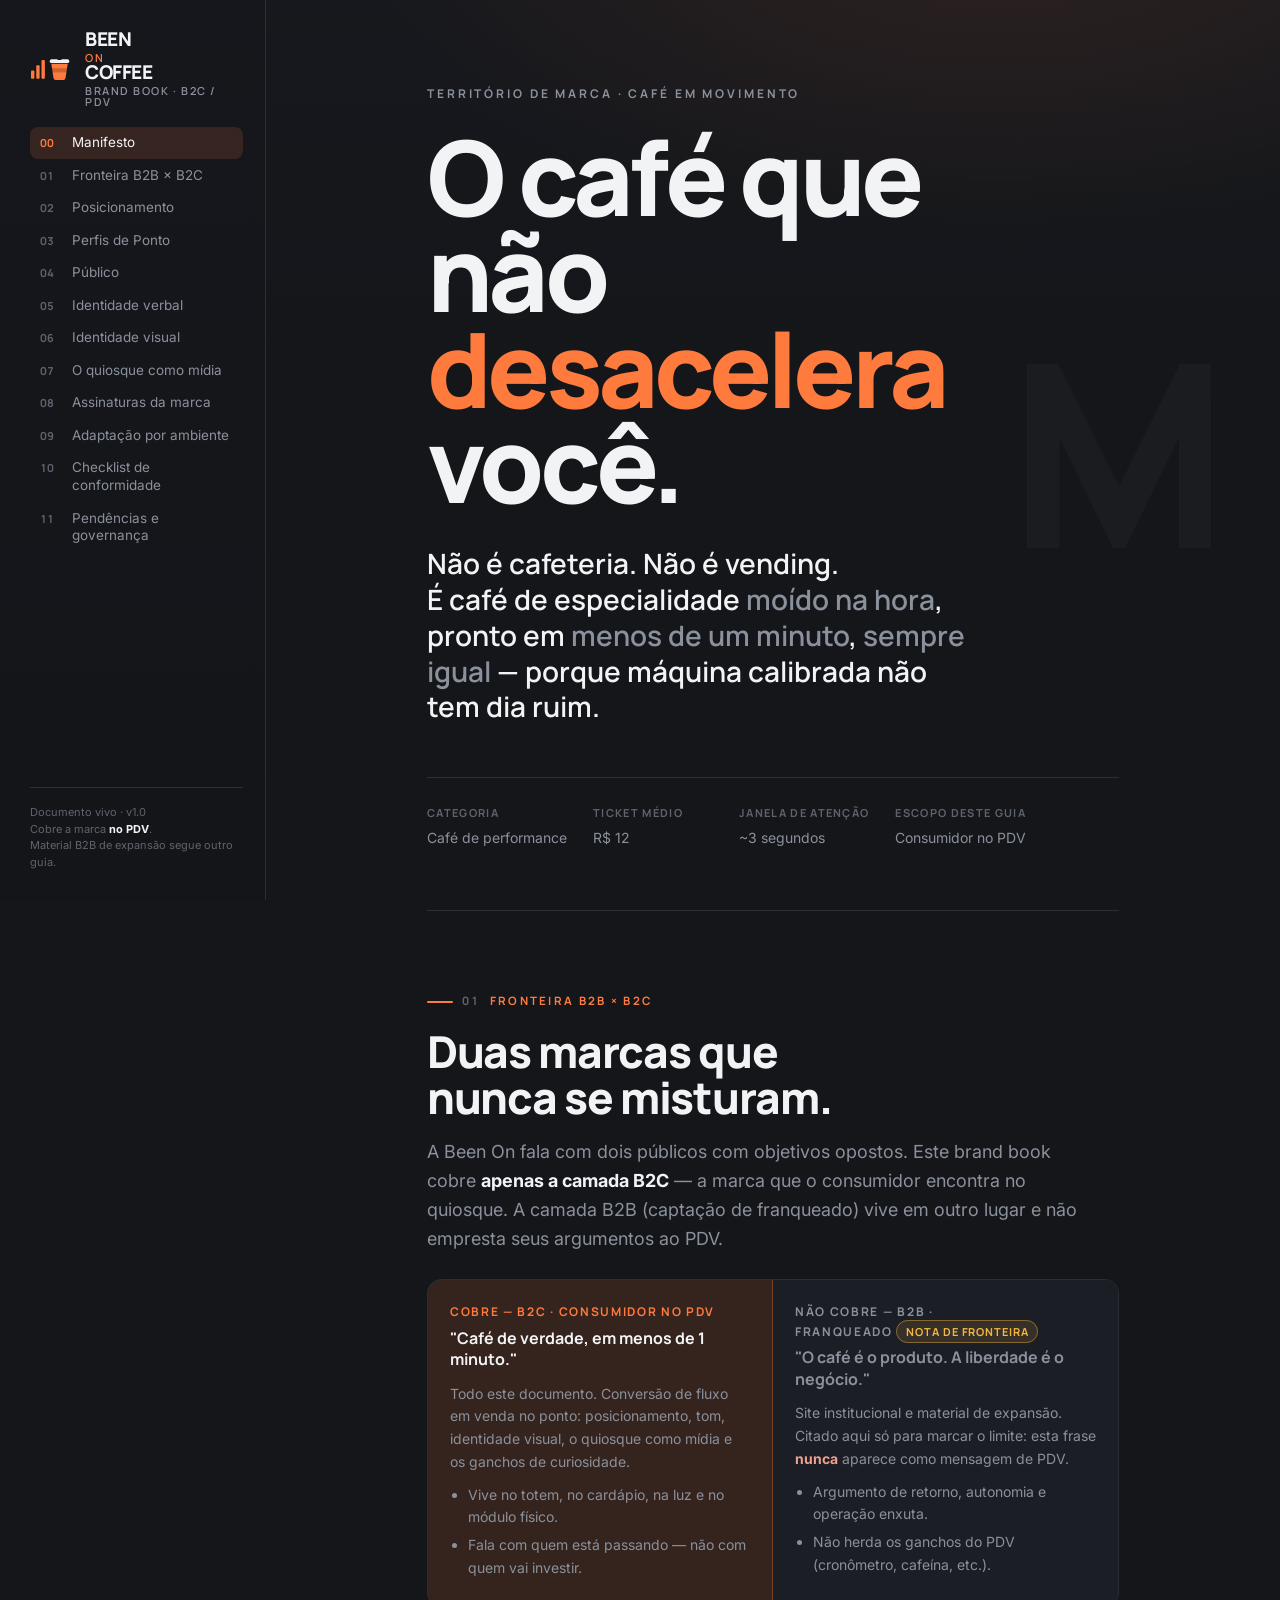
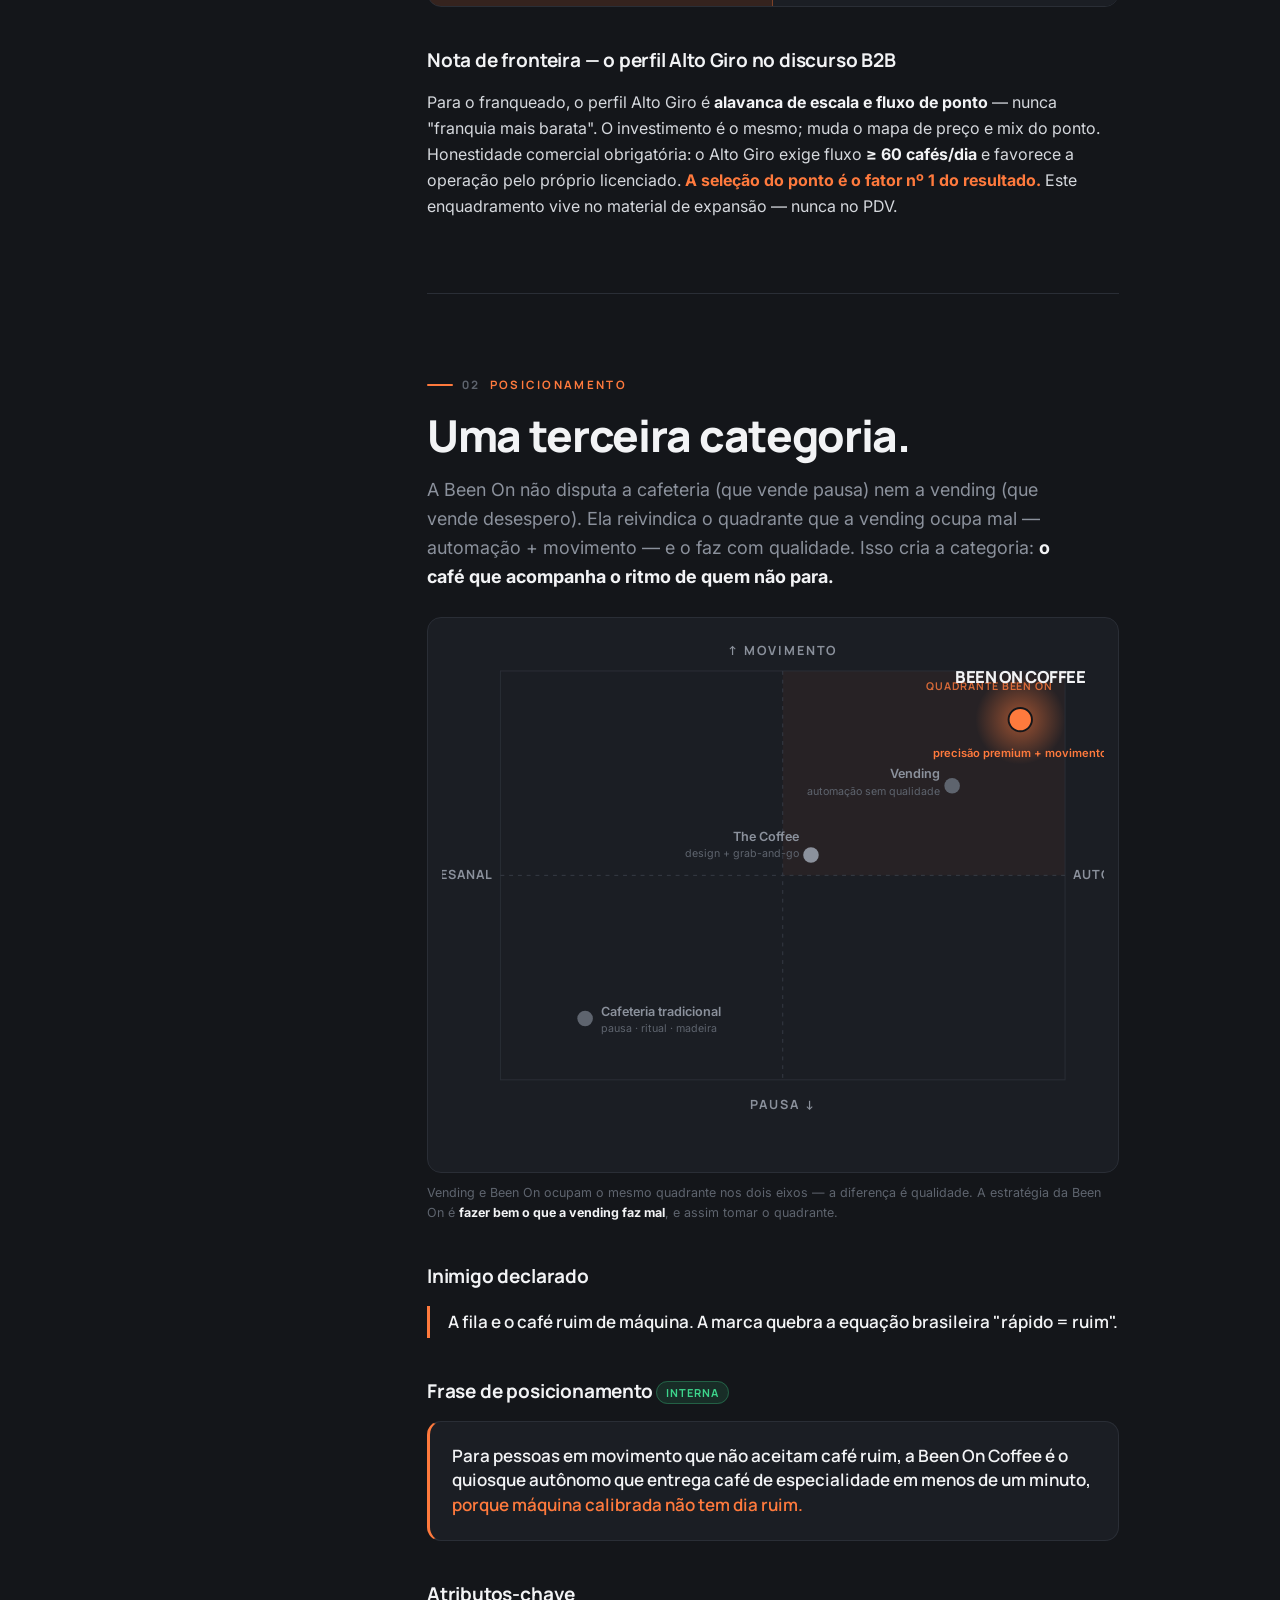
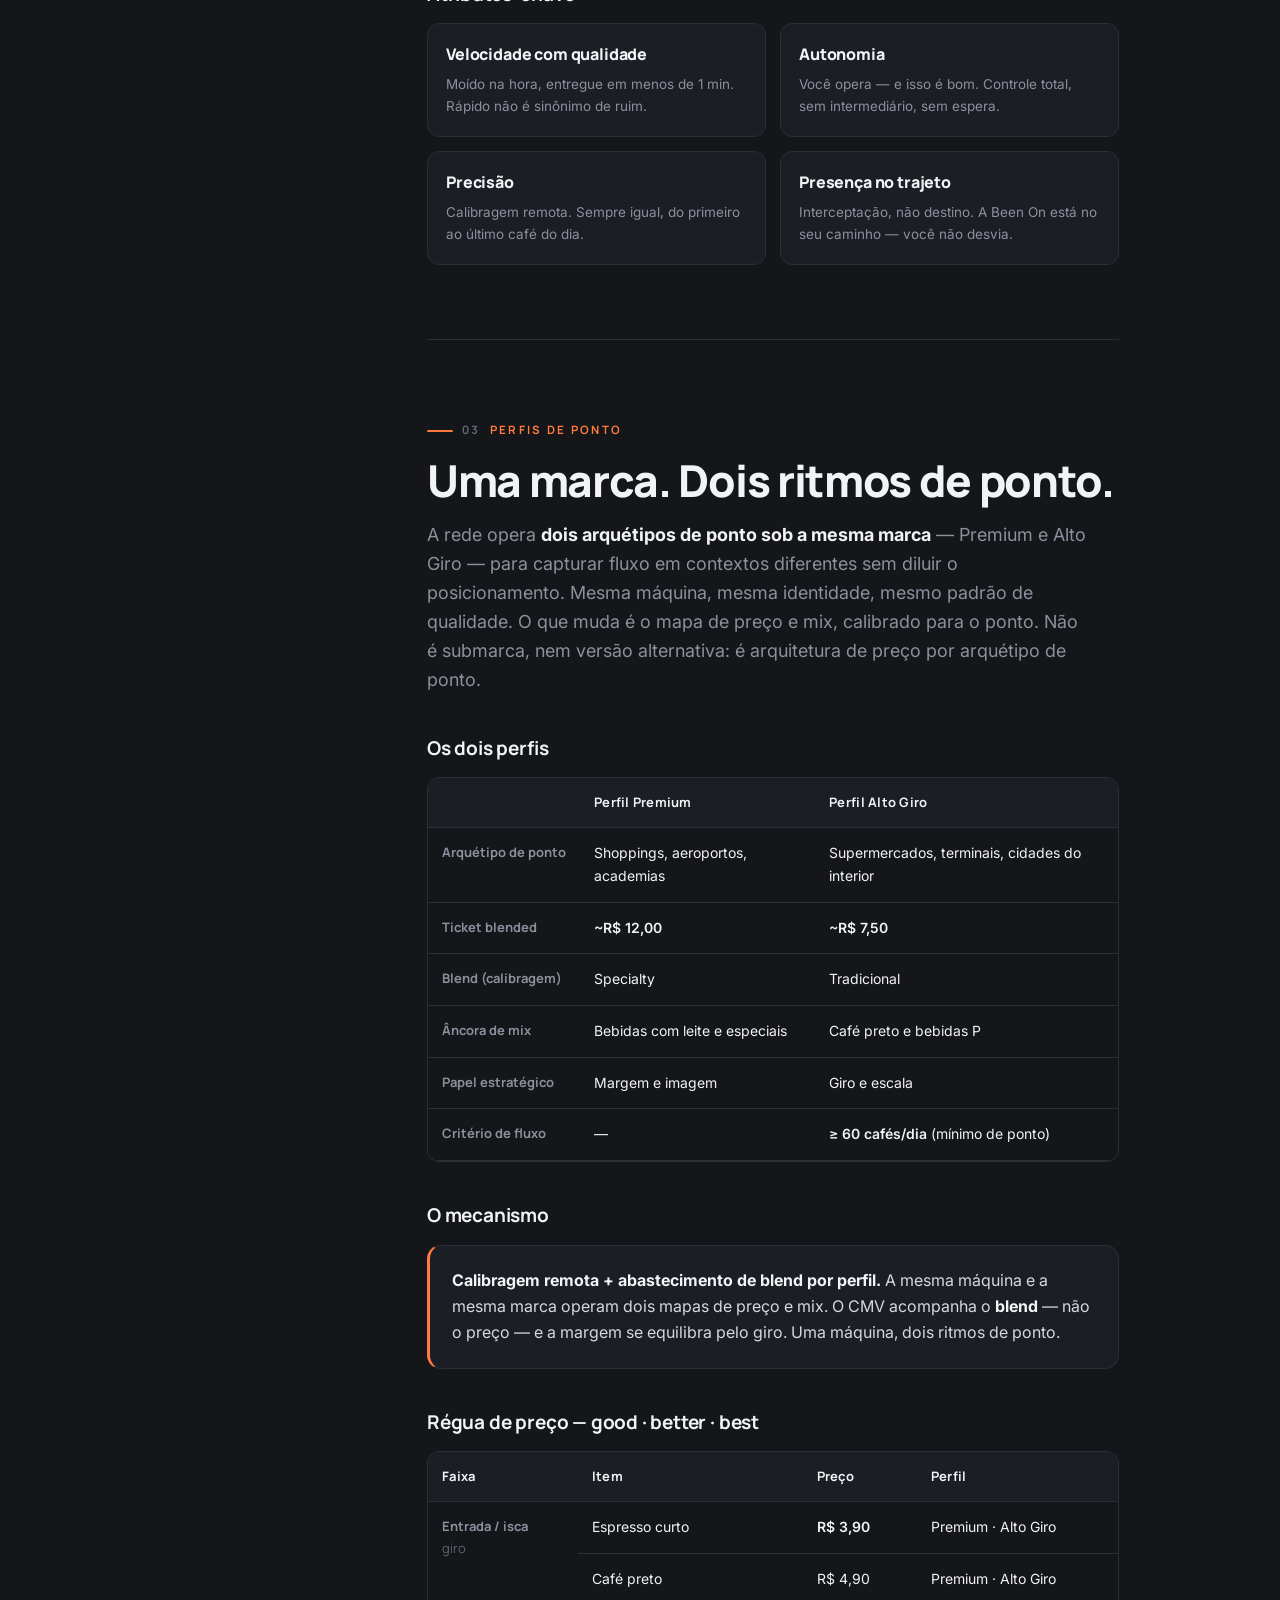
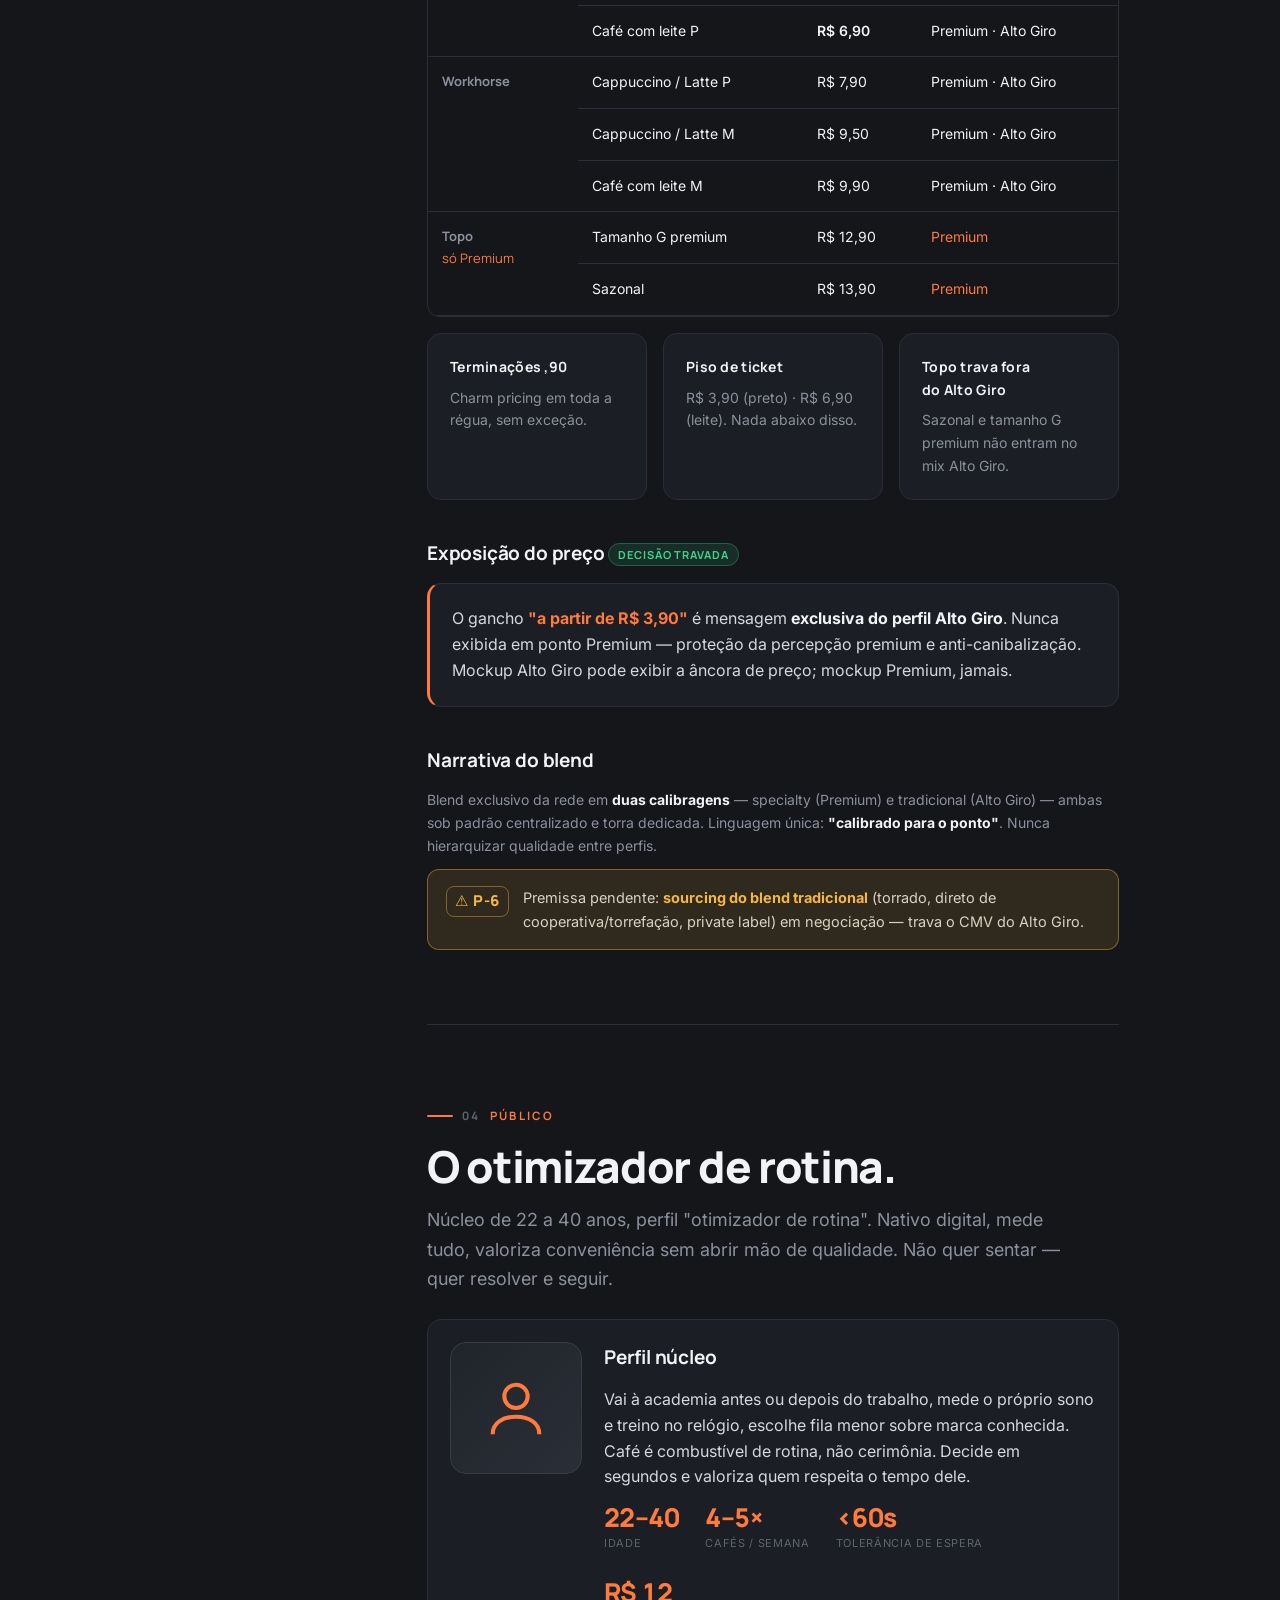
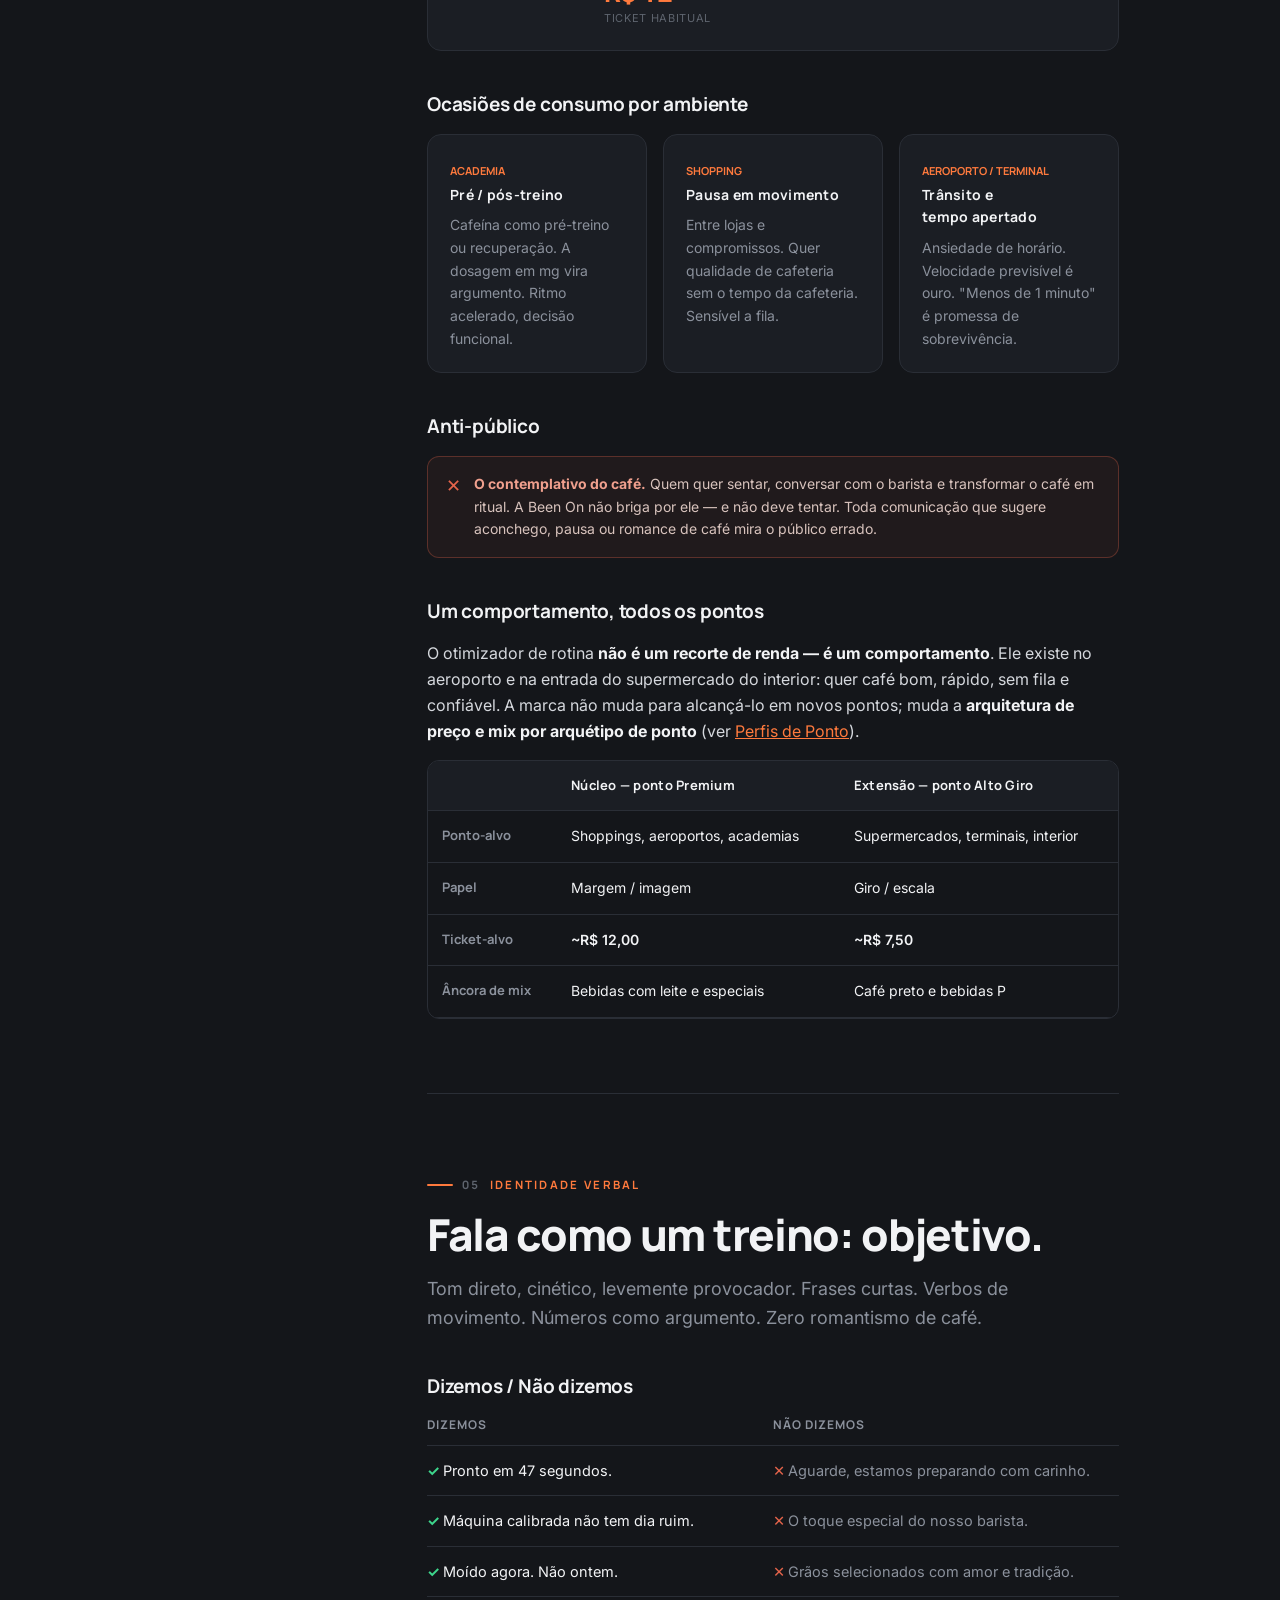
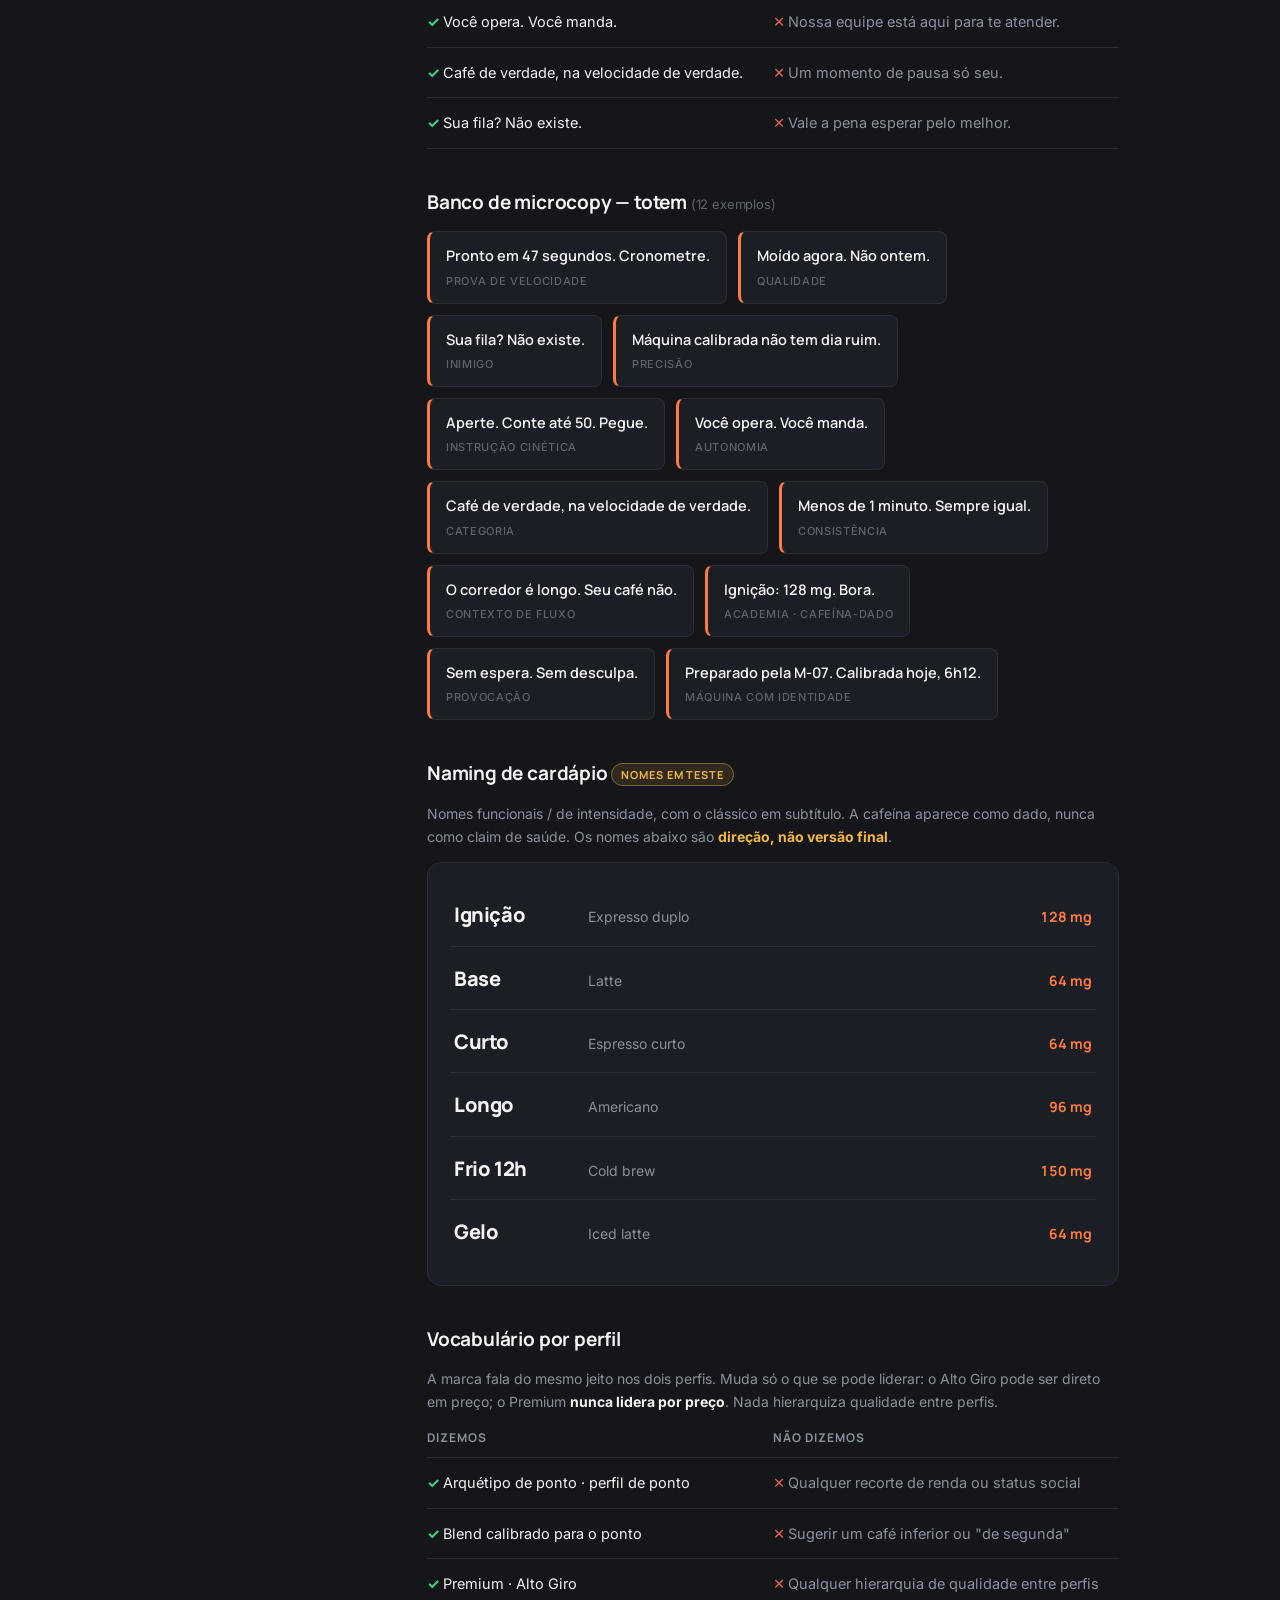
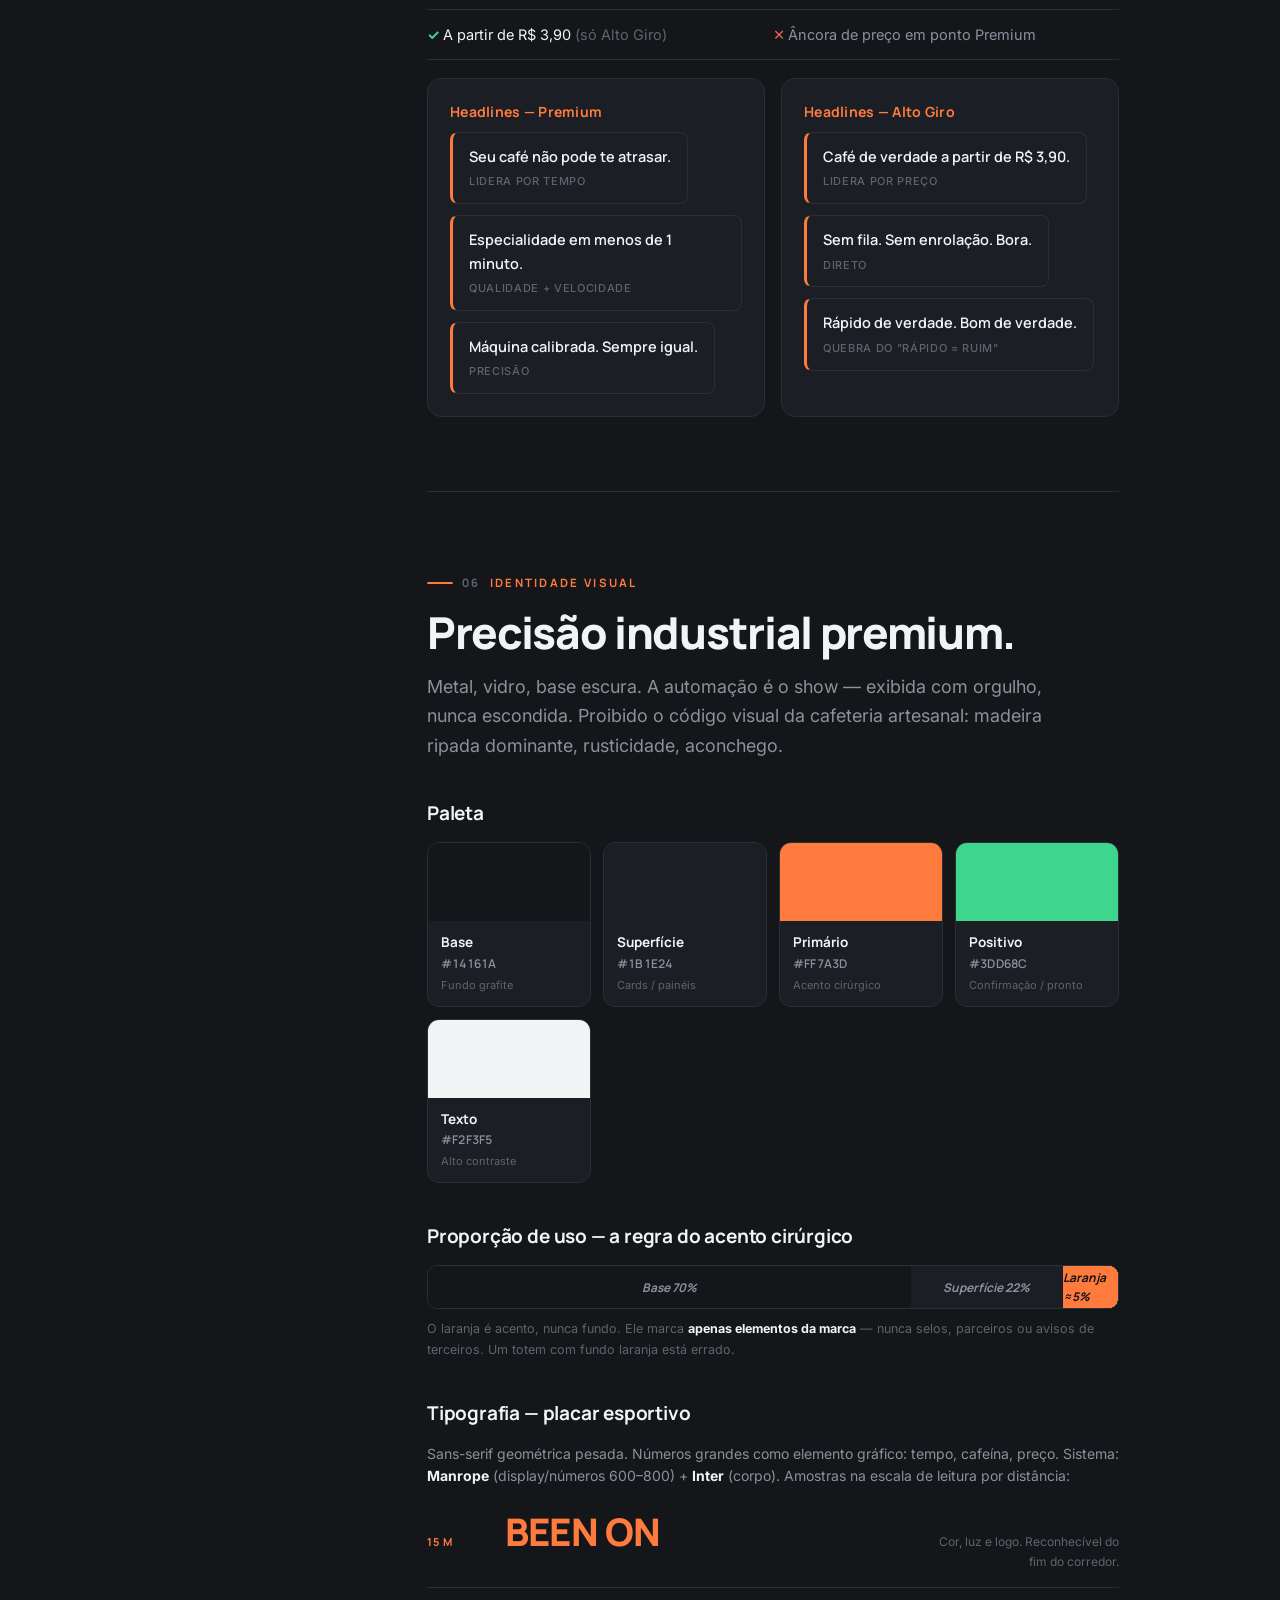
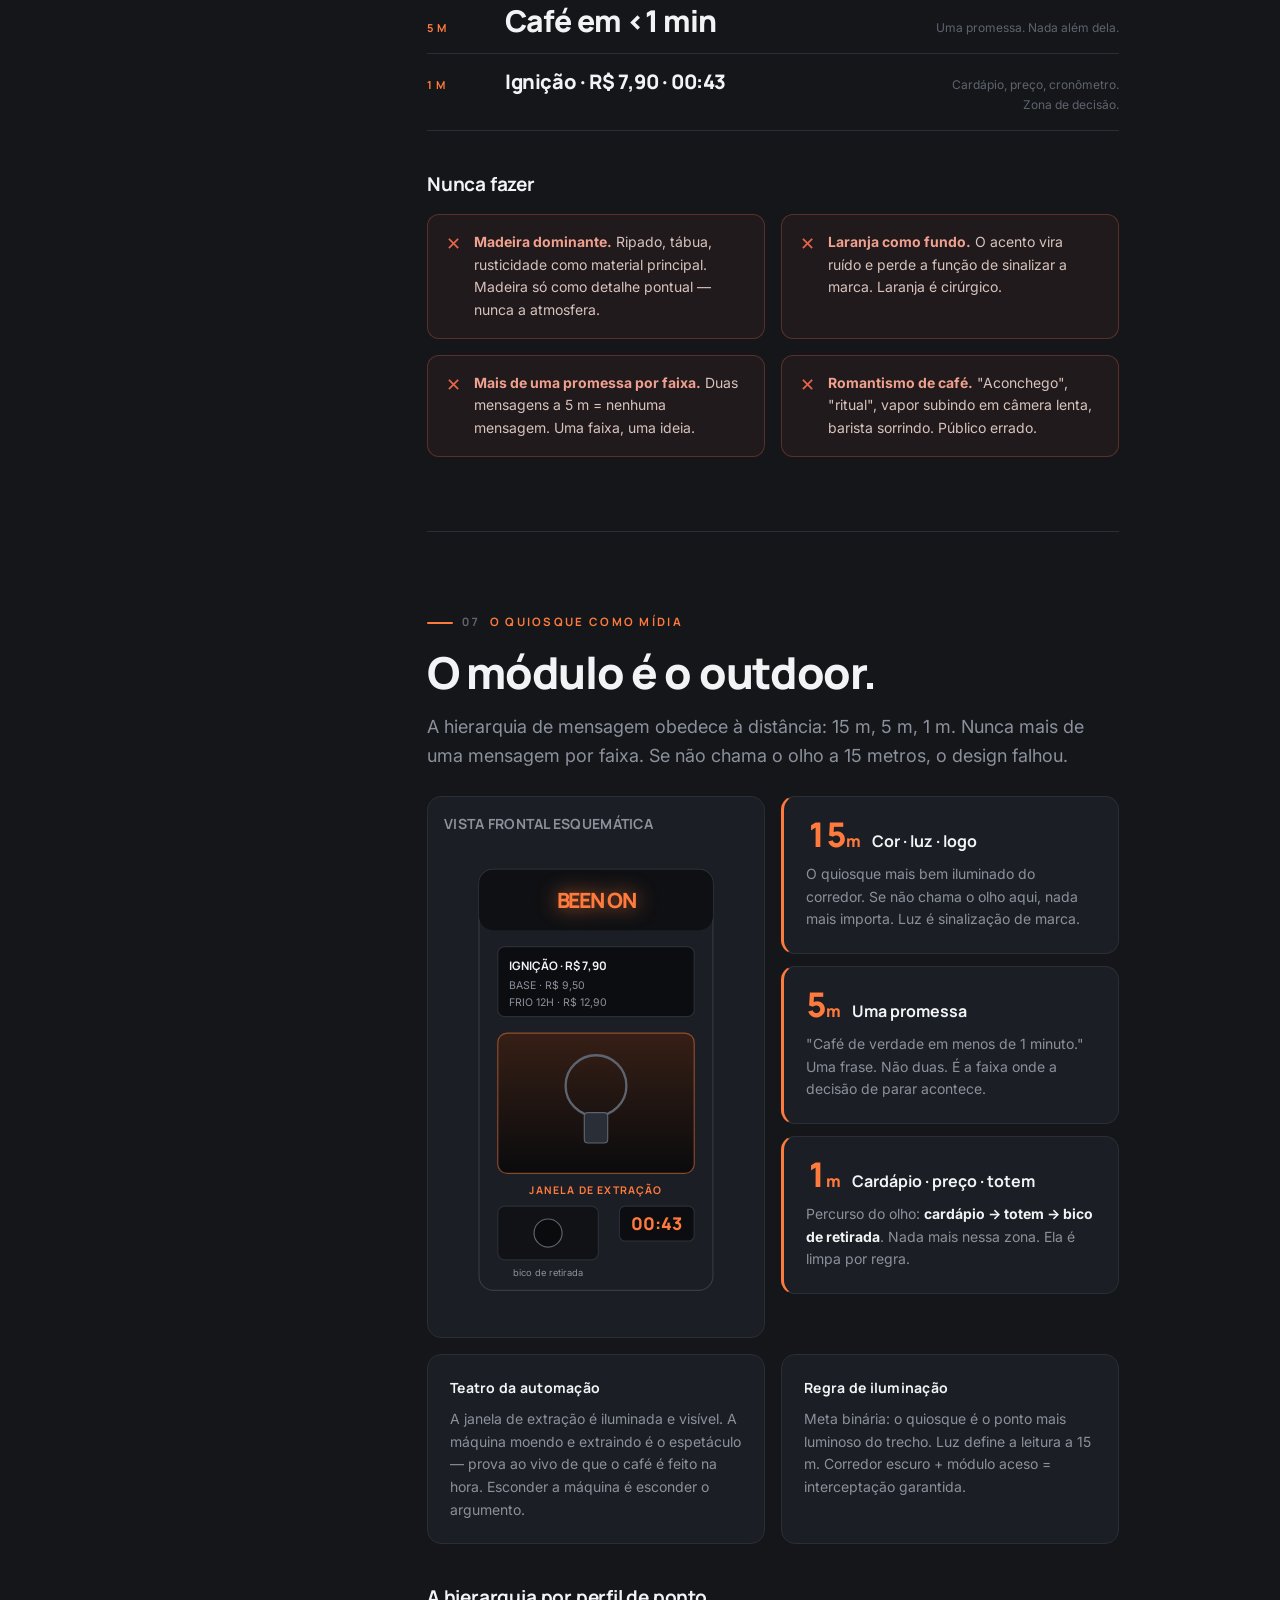
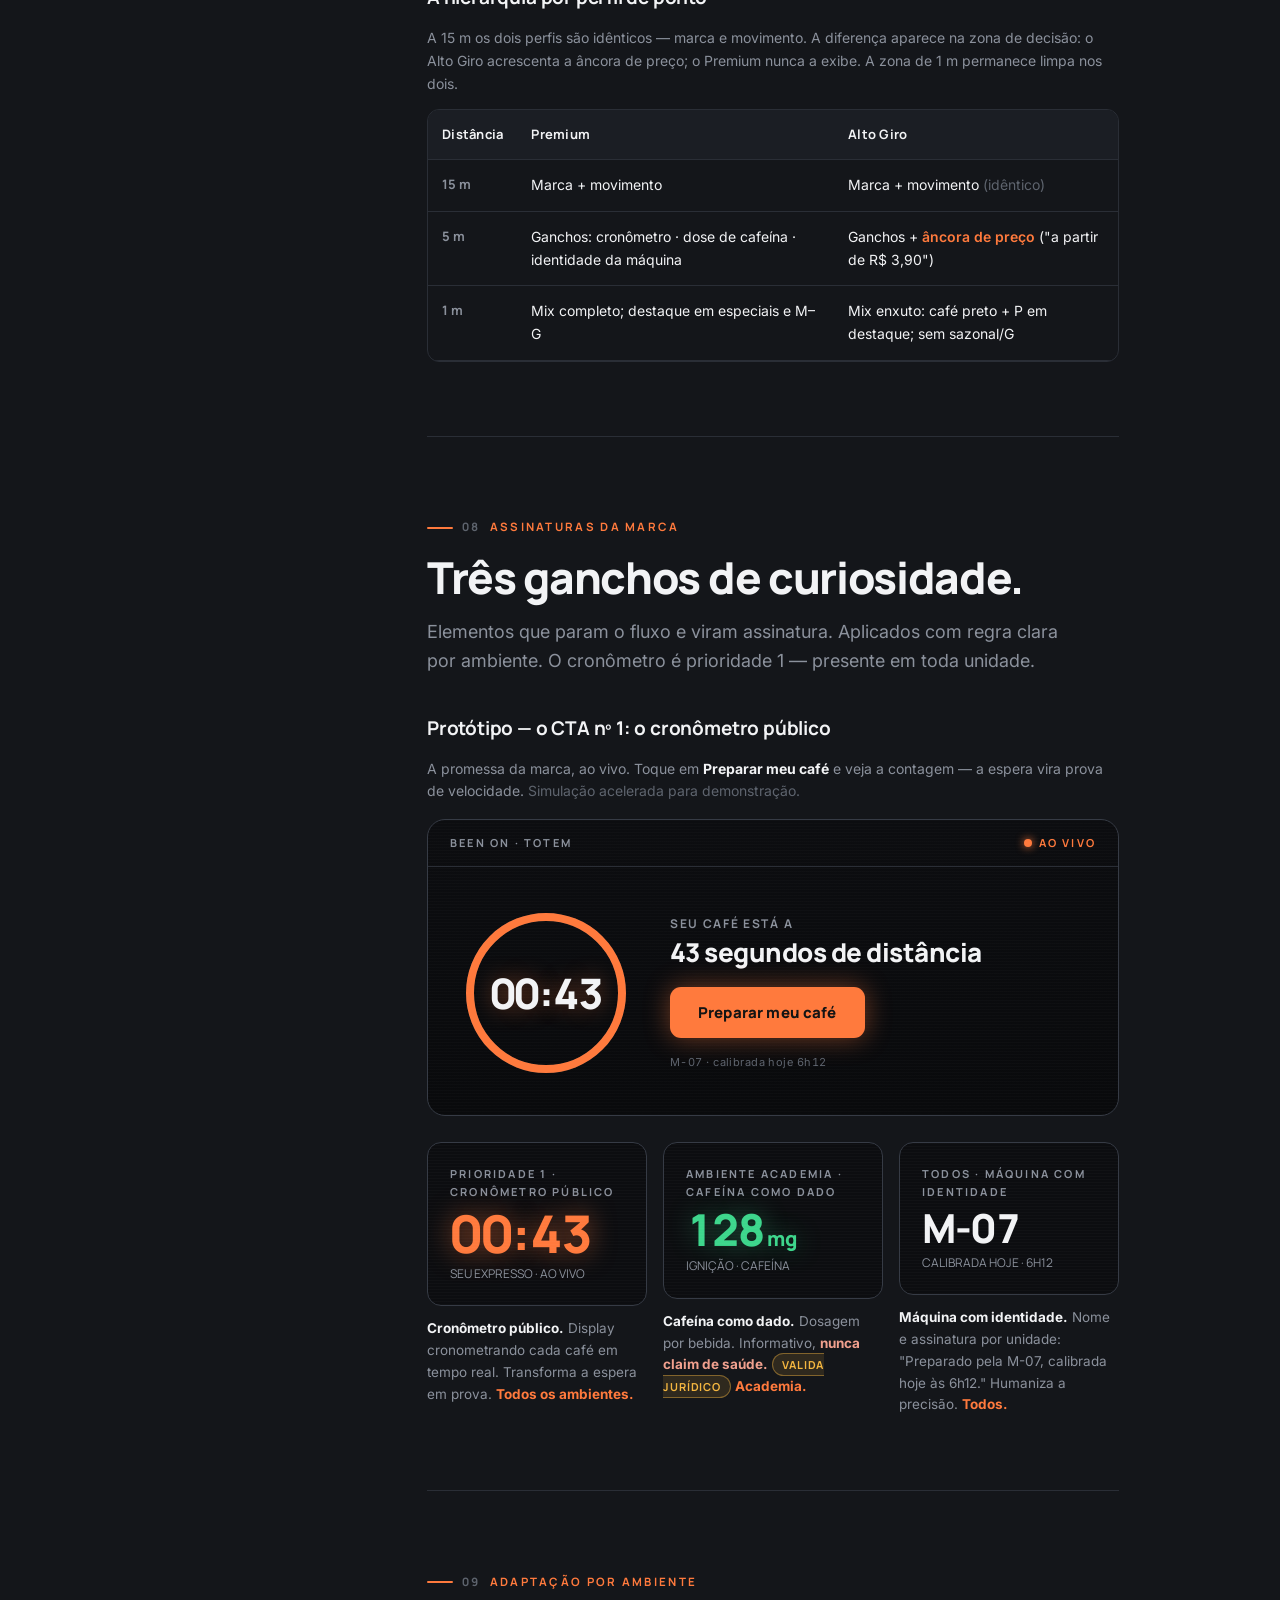
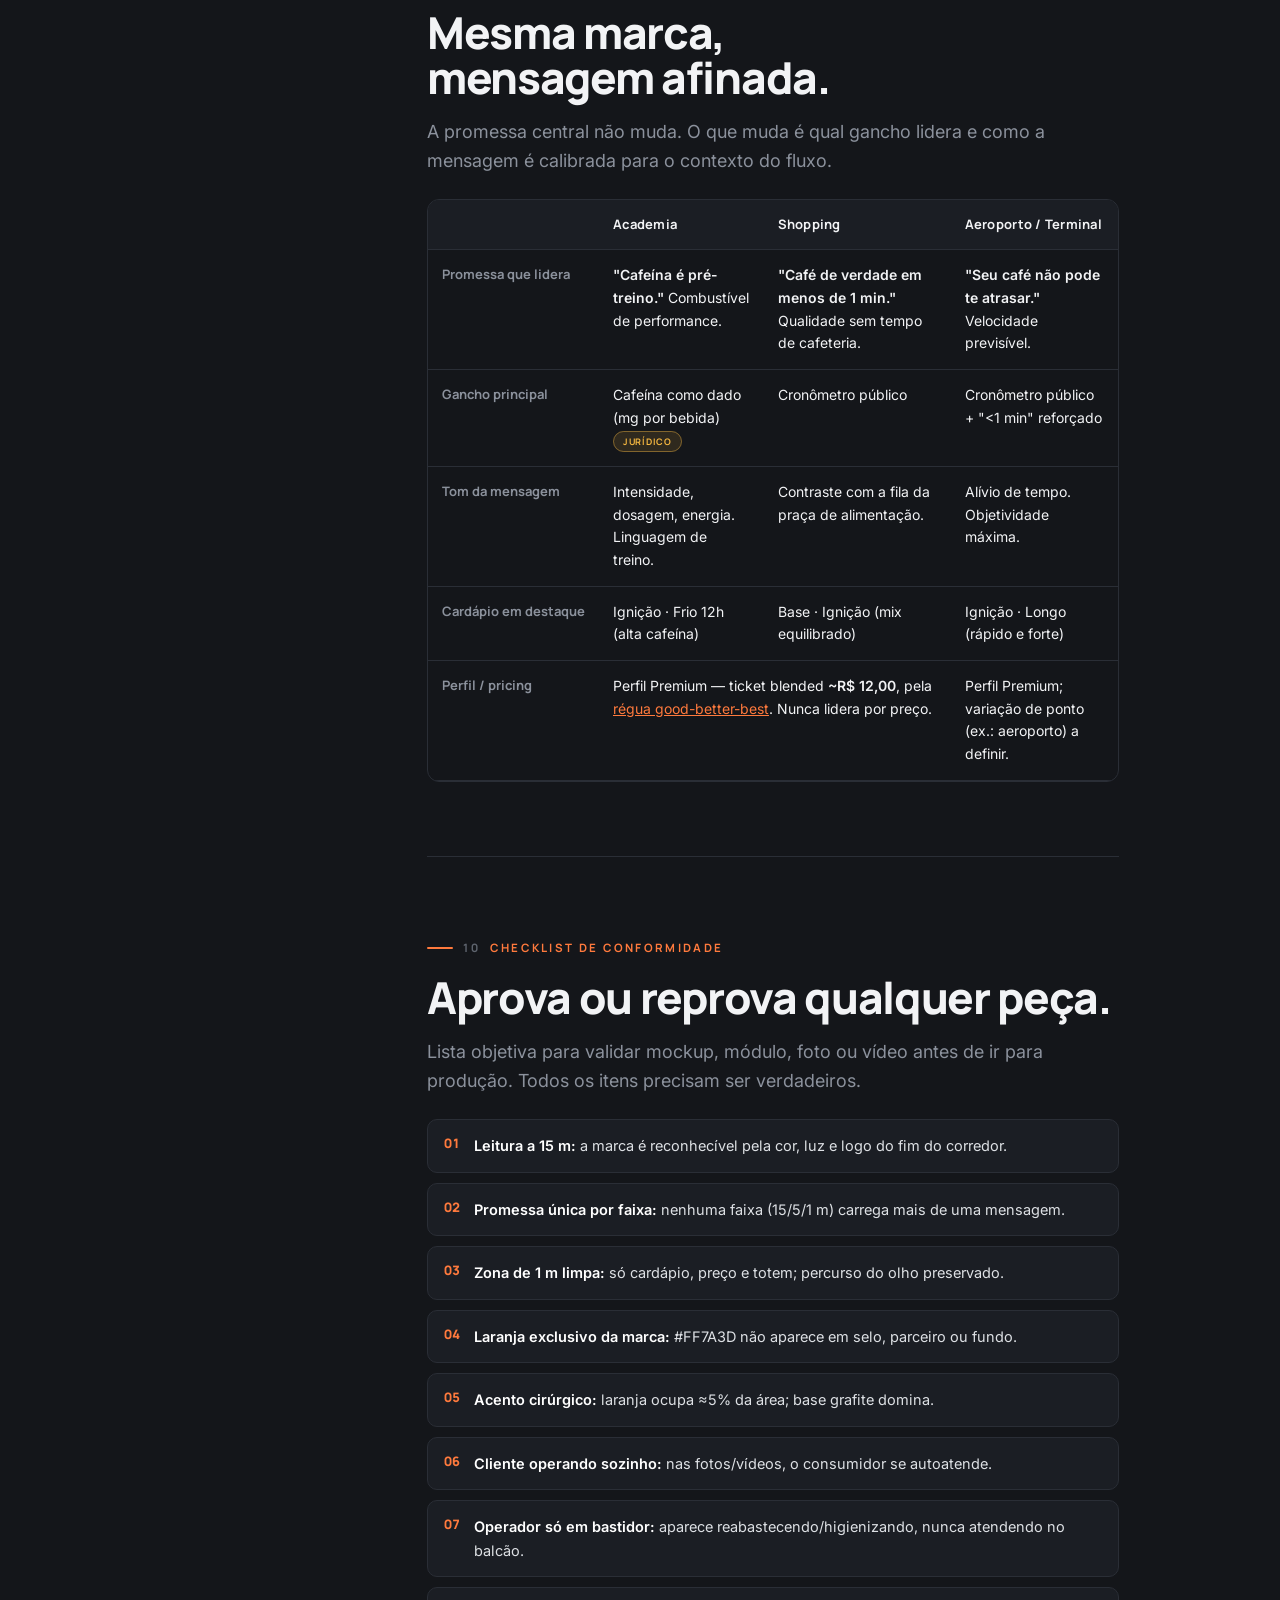
<file: brandbook-been-on-coffee.html>
<!doctype html>
<html lang="pt-BR">
<head>
<meta charset="utf-8">
<meta name="viewport" content="width=device-width, initial-scale=1">
<title>Been On Coffee — Brand Book B2C (PDV)</title>
<link rel="preconnect" href="https://fonts.googleapis.com">
<link rel="preconnect" href="https://fonts.gstatic.com" crossorigin>
<link href="https://fonts.googleapis.com/css2?family=Manrope:wght@400;500;600;700;800&family=Inter:wght@400;500;600;700&display=swap" rel="stylesheet">
<style>
/* ============================================================
   BEEN ON COFFEE — BRAND BOOK B2C
   Aplica o próprio design system da marca ao documento.
   Tema único (grafite) por decisão de marca. Print = tinta em papel.
   ============================================================ */

:root{
  --base:#14161A;
  --surface:#1B1E24;
  --surface-2:#20242B;
  --line:#2A2E36;
  --line-2:#363B45;
  --text:#F2F3F5;
  --muted:#8B919C;      /* cinza grafite frio, escolhido — leve viés azulado */
  --muted-2:#5E646E;
  --primary:#FF7A3D;    /* laranja cirúrgico */
  --primary-dim:rgba(255,122,61,.14);
  --primary-line:rgba(255,122,61,.35);
  --positive:#3DD68C;
  --warn:#F5B740;       /* âmbar exclusivo de PENDÊNCIA */
  --warn-dim:rgba(245,183,64,.12);
  --warn-line:rgba(245,183,64,.42);

  --font-display:"Manrope","Segoe UI",system-ui,-apple-system,sans-serif;
  --font-body:"Inter","Segoe UI",system-ui,-apple-system,sans-serif;

  --maxw:820px;
  --rail:266px;
  --r:14px;
}

*{box-sizing:border-box}
html{scroll-behavior:smooth}
@media (prefers-reduced-motion:reduce){html{scroll-behavior:auto}}

body{
  margin:0;
  background:var(--base);
  color:var(--text);
  font-family:var(--font-body);
  font-size:16px;
  line-height:1.62;
  -webkit-font-smoothing:antialiased;
  text-rendering:optimizeLegibility;
}

/* ambient: leve gradiente grafite + halo laranja discreto no topo */
body::before{
  content:"";
  position:fixed;inset:0;z-index:-1;pointer-events:none;
  background:
    radial-gradient(1100px 520px at 78% -8%, rgba(255,122,61,.10), transparent 60%),
    linear-gradient(180deg,#16181D 0%, var(--base) 45%);
}

a{color:inherit}
h1,h2,h3,h4{font-family:var(--font-display);text-wrap:balance;margin:0}
p{margin:0}
::selection{background:var(--primary);color:#12130f}

/* ---------------- Layout shell ---------------- */
.shell{display:flex;gap:0;align-items:flex-start}

/* ---------------- Sidebar / TOC ---------------- */
.rail{
  position:sticky;top:0;height:100vh;width:var(--rail);flex:0 0 var(--rail);
  border-right:1px solid var(--line);
  padding:30px 22px 30px 30px;
  display:flex;flex-direction:column;gap:20px;
  background:linear-gradient(180deg,#15171C,#131519);
}
.brandmark{display:flex;align-items:center;gap:11px}
.brandmark .glyph{width:44px;height:24px;flex:0 0 44px}
.brandmark .wm{font-family:var(--font-display);font-weight:800;font-size:19px;letter-spacing:-.02em;line-height:1}
.brandmark .wm .accent{color:var(--primary)}
.brandmark .wm span{color:var(--muted);font-weight:600;font-size:11px;letter-spacing:.14em;display:block;margin-top:3px}

.toc{display:flex;flex-direction:column;gap:1px;overflow-y:auto;margin:-4px -6px 0;padding:4px 6px}
.toc a{
  display:flex;gap:12px;align-items:baseline;text-decoration:none;color:var(--muted);
  padding:7px 10px;border-radius:8px;font-size:13.5px;line-height:1.3;transition:color .15s,background .15s;
}
.toc a .num{font-family:var(--font-display);font-weight:700;font-size:11px;color:var(--muted-2);min-width:20px;font-variant-numeric:tabular-nums}
.toc a:hover{color:var(--text);background:rgba(255,255,255,.03)}
.toc a.active{color:var(--text);background:var(--primary-dim)}
.toc a.active .num{color:var(--primary)}
.rail-foot{margin-top:auto;font-size:11px;color:var(--muted-2);line-height:1.5;border-top:1px solid var(--line);padding-top:16px}

/* ---------------- Main ---------------- */
main{flex:1 1 auto;min-width:0}
.wrap{max-width:var(--maxw);margin:0 auto;padding:0 clamp(20px,5vw,64px)}
section{padding:74px 0;border-top:1px solid var(--line)}
section:first-child{border-top:0}

.eyebrow{
  display:inline-flex;align-items:center;gap:9px;
  font-family:var(--font-display);font-weight:700;font-size:11.5px;letter-spacing:.2em;text-transform:uppercase;color:var(--primary);
  margin-bottom:18px;
}
.eyebrow .cnum{color:var(--muted-2);font-variant-numeric:tabular-nums}
.eyebrow::before{content:"";width:26px;height:2px;background:var(--primary);border-radius:2px}

h2.title{font-size:clamp(28px,4.4vw,44px);font-weight:800;letter-spacing:-.03em;line-height:1.04}
.lede{color:var(--muted);font-size:18px;margin-top:16px;max-width:60ch}
h3.sub{font-size:19px;font-weight:700;letter-spacing:-.01em;margin:38px 0 14px}
h4.sub{font-size:14px;font-weight:700;letter-spacing:.02em;margin:0 0 8px}
p+p{margin-top:14px}
.body p{color:#D5D8DD}

.tag{font-size:11px;font-family:var(--font-display);font-weight:700;letter-spacing:.08em;text-transform:uppercase;padding:3px 9px;border-radius:999px}
.tag.locked{color:var(--positive);background:rgba(61,214,140,.12);border:1px solid rgba(61,214,140,.3)}
.tag.pend{color:var(--warn);background:var(--warn-dim);border:1px solid var(--warn-line)}

/* cards / grid */
.card{background:var(--surface);border:1px solid var(--line);border-radius:var(--r);padding:22px}
.grid{display:grid;gap:16px}
.g2{grid-template-columns:repeat(2,1fr)}
.g3{grid-template-columns:repeat(3,1fr)}
@media(max-width:720px){.g2,.g3{grid-template-columns:1fr}}

/* pending block */
.pending{
  background:var(--warn-dim);border:1px solid var(--warn-line);border-radius:12px;padding:16px 18px;
  display:flex;gap:14px;align-items:flex-start;
}
.pending .pi{flex:0 0 auto;color:var(--warn);font-family:var(--font-display);font-weight:800;font-size:15px;
  border:1.5px solid var(--warn-line);border-radius:8px;padding:2px 8px;letter-spacing:.05em}
.pending b{color:var(--warn)}
.pending .ptxt{font-size:14.5px;color:#D9D2C2}

/* placard numbers */
.placard{font-family:var(--font-display);font-weight:800;letter-spacing:-.03em;font-variant-numeric:tabular-nums;line-height:.9}

/* ---------- HERO ---------- */
.hero{min-height:92vh;display:flex;flex-direction:column;justify-content:center;padding:84px 0 60px;border-top:0}
.hero .kick{font-family:var(--font-display);font-weight:700;letter-spacing:.24em;text-transform:uppercase;font-size:12px;color:var(--muted);margin-bottom:26px}
.hero h1{font-size:clamp(46px,9vw,104px);font-weight:800;letter-spacing:-.045em;line-height:.92}
.hero h1 em{font-style:normal;color:var(--primary)}
.manifesto{margin-top:34px;max-width:30ch;font-family:var(--font-display);font-weight:600;font-size:clamp(20px,2.7vw,28px);line-height:1.28;color:var(--text)}
.manifesto span{color:var(--muted)}
.hero-meta{display:flex;flex-wrap:wrap;gap:26px;margin-top:52px;padding-top:26px;border-top:1px solid var(--line)}
.hero-meta div{min-width:120px}
.hero-meta .k{font-size:11px;letter-spacing:.12em;text-transform:uppercase;color:var(--muted-2);font-family:var(--font-display);font-weight:700}
.hero-meta .v{font-size:14px;color:var(--muted);margin-top:5px}
.scroll-num{position:absolute;right:clamp(20px,5vw,64px);top:50%;transform:translateY(-50%);
  font-family:var(--font-display);font-weight:800;font-size:clamp(120px,20vw,300px);color:rgba(255,255,255,.028);letter-spacing:-.05em;pointer-events:none;user-select:none}
@media(max-width:900px){.scroll-num{display:none}}

/* ---------- território diagram ---------- */
.terr-wrap{position:relative}
.terr-wrap svg{width:100%;height:auto;display:block}

/* ---------- verbal table ---------- */
.vtable{width:100%;border-collapse:collapse;font-size:14.5px}
.vtable th{text-align:left;font-family:var(--font-display);font-size:12px;letter-spacing:.08em;text-transform:uppercase;color:var(--muted);padding:0 0 10px;border-bottom:1px solid var(--line)}
.vtable td{padding:13px 16px 13px 0;border-bottom:1px solid var(--line);vertical-align:top;width:50%}
.vtable td.say{color:var(--text)}
.vtable td.say::before{content:"✓ ";color:var(--positive);font-weight:700}
.vtable td.dont{color:var(--muted)}
.vtable td.dont::before{content:"✕ ";color:#E5644B;font-weight:700}

/* microcopy chips */
.copybank{display:flex;flex-wrap:wrap;gap:11px;margin-top:6px}
.chip{
  font-family:var(--font-display);font-weight:600;font-size:14.5px;
  background:var(--surface);border:1px solid var(--line);border-left:3px solid var(--primary);
  border-radius:8px;padding:12px 16px;color:var(--text);
}
.chip small{display:block;color:var(--muted-2);font-family:var(--font-body);font-weight:500;font-size:11px;letter-spacing:.06em;text-transform:uppercase;margin-top:5px}

/* menu list */
.menu{display:flex;flex-direction:column;gap:2px}
.menu .row{display:flex;align-items:baseline;gap:16px;padding:14px 4px;border-bottom:1px solid var(--line)}
.menu .name{font-family:var(--font-display);font-weight:800;font-size:20px;letter-spacing:-.02em;min-width:118px}
.menu .classic{color:var(--muted);font-size:14px;flex:1}
.menu .mg{font-family:var(--font-display);font-weight:700;color:var(--primary);font-variant-numeric:tabular-nums;font-size:14px}

/* swatches */
.swatches{display:grid;grid-template-columns:repeat(auto-fit,minmax(150px,1fr));gap:12px}
.sw{border:1px solid var(--line);border-radius:12px;overflow:hidden;background:var(--surface)}
.sw .chipc{height:78px}
.sw .meta{padding:11px 13px}
.sw .nm{font-family:var(--font-display);font-weight:700;font-size:13.5px}
.sw .hex{font-family:var(--font-display);font-weight:600;font-size:12px;color:var(--muted);font-variant-numeric:tabular-nums;letter-spacing:.02em}
.sw .role{font-size:11px;color:var(--muted-2);margin-top:3px}

/* ratio bar (acento cirúrgico) */
.ratiobar{display:flex;height:44px;border-radius:10px;overflow:hidden;border:1px solid var(--line)}
.ratiobar i{display:grid;place-items:center;font-family:var(--font-display);font-weight:700;font-size:12px}

/* type scale samples */
.tscale{display:flex;flex-direction:column;gap:2px}
.tsr{display:flex;align-items:baseline;gap:22px;padding:16px 0;border-bottom:1px solid var(--line)}
.tsr .dist{font-family:var(--font-display);font-weight:700;font-size:11px;letter-spacing:.1em;color:var(--primary);min-width:56px;text-transform:uppercase}
.tsr .samp{font-family:var(--font-display);font-weight:800;letter-spacing:-.02em;color:var(--text);line-height:1}
.tsr .note{color:var(--muted-2);font-size:12px;margin-left:auto;text-align:right;max-width:24ch}

/* "nunca fazer" */
.never{border:1px solid rgba(229,100,75,.3);background:rgba(229,100,75,.06);border-radius:12px;padding:16px 18px;display:flex;gap:13px;align-items:flex-start}
.never .x{color:#E5644B;font-family:var(--font-display);font-weight:800;font-size:18px;line-height:1.4}
.never b{color:#F0A08E}
.never p{color:#D8C3BD;font-size:14px}

/* ganchos mock displays */
.disp{background:#0C0D10;border:1px solid var(--line-2);border-radius:14px;padding:22px;position:relative;overflow:hidden}
.disp::after{content:"";position:absolute;inset:0;background:repeating-linear-gradient(0deg,rgba(255,255,255,.018) 0 1px,transparent 1px 3px);pointer-events:none}
.disp .dlabel{font-family:var(--font-display);font-weight:700;font-size:11px;letter-spacing:.2em;text-transform:uppercase;color:var(--muted)}
.disp .big{font-family:var(--font-display);font-weight:800;letter-spacing:-.02em;line-height:.95;margin-top:8px;font-variant-numeric:tabular-nums}
.disp .amber{color:var(--primary);text-shadow:0 0 26px rgba(255,122,61,.55)}
.disp .green{color:var(--positive);text-shadow:0 0 26px rgba(61,214,140,.4)}

/* ---- protótipo interativo: CTA cronômetro ---- */
.proto{position:relative;background:linear-gradient(180deg,#0C0D10,#090A0C);border:1px solid var(--line-2);border-radius:18px;overflow:hidden}
.proto-scan::before{content:"";position:absolute;inset:0;background:repeating-linear-gradient(0deg,rgba(255,255,255,.016) 0 1px,transparent 1px 3px);pointer-events:none;z-index:0}
.proto-head{display:flex;justify-content:space-between;align-items:center;padding:14px 22px;border-bottom:1px solid var(--line);font-family:var(--font-display);font-weight:700;font-size:11px;letter-spacing:.2em;text-transform:uppercase;color:var(--muted);position:relative;z-index:1}
.proto-live{display:inline-flex;align-items:center;gap:7px;color:var(--primary)}
.proto-live i{width:8px;height:8px;border-radius:50%;background:var(--primary);box-shadow:0 0 8px var(--primary);animation:proto-blink 1.1s infinite}
@keyframes proto-blink{50%{opacity:.2}}
.proto-body{padding:36px 28px 32px;display:flex;gap:34px;align-items:center;position:relative;z-index:1}
@media(max-width:600px){.proto-body{flex-direction:column;text-align:center}}
.proto-ring{position:relative;width:180px;height:180px;flex:0 0 auto}
.proto-ring [data-ring]{transition:stroke-dashoffset .14s linear,stroke .3s}
.proto[data-state="ready"] [data-ring]{stroke:var(--positive)}
.proto-clock{position:absolute;inset:0;display:grid;place-items:center;font-family:var(--font-display);font-weight:800;font-size:42px;letter-spacing:-.03em;color:var(--text);font-variant-numeric:tabular-nums;text-shadow:0 0 22px rgba(255,122,61,.4)}
.proto-clock--ready{color:var(--positive);font-size:30px;letter-spacing:.02em;text-shadow:0 0 22px rgba(61,214,140,.45)}
.proto-info{min-width:0}
.proto-status{font-family:var(--font-display);font-weight:700;font-size:12px;letter-spacing:.14em;text-transform:uppercase;color:var(--muted)}
.proto-sub{font-family:var(--font-display);font-weight:800;font-size:26px;letter-spacing:-.02em;color:var(--text);margin:6px 0 20px;line-height:1.06}
.proto-btn{font-family:var(--font-display);font-weight:800;font-size:15px;letter-spacing:.01em;background:var(--primary);color:#141414;border:0;border-radius:11px;padding:15px 28px;cursor:pointer;box-shadow:0 0 26px rgba(255,122,61,.42);transition:transform .1s,filter .15s}
.proto-btn:hover{filter:brightness(1.08)}
.proto-btn:active{transform:translateY(1px)}
.proto-btn:disabled{background:var(--surface-2);color:var(--muted);box-shadow:none;cursor:default}
.proto-btn:focus-visible{outline:2px solid #F2F3F5;outline-offset:3px}
.proto-mid{font-size:11px;color:var(--muted-2);margin-top:16px;letter-spacing:.04em;font-variant-numeric:tabular-nums}
@media(prefers-reduced-motion:reduce){.proto-live i{animation:none}.proto-ring [data-ring]{transition:none}}

/* env matrix */
.matrix{width:100%;border-collapse:separate;border-spacing:0;font-size:14px}
.matrix th,.matrix td{padding:14px;text-align:left;border-bottom:1px solid var(--line);vertical-align:top}
.matrix thead th{font-family:var(--font-display);font-size:13px;letter-spacing:.02em;background:var(--surface);position:sticky;top:0}
.matrix tbody th{font-family:var(--font-display);font-weight:700;font-size:13px;color:var(--muted);white-space:nowrap}
.matrix td strong{color:var(--text);font-weight:600}
.mscroll{overflow-x:auto;border:1px solid var(--line);border-radius:12px}
.mtag{font-family:var(--font-display);font-weight:700;font-size:11px;color:var(--primary);display:inline-block;margin-bottom:4px}

/* checklist */
.checklist{display:grid;gap:10px;counter-reset:ck}
.ck{display:flex;gap:14px;align-items:flex-start;background:var(--surface);border:1px solid var(--line);border-radius:10px;padding:14px 16px}
.ck::before{counter-increment:ck;content:counter(ck,decimal-leading-zero);font-family:var(--font-display);font-weight:800;font-size:13px;color:var(--primary);font-variant-numeric:tabular-nums;flex:0 0 auto;line-height:1.5}
.ck span{font-size:14.5px;color:#DDE0E4}
.ck b{color:#fff;font-weight:600}

/* governance table */
.gov{width:100%;border-collapse:collapse;font-size:13.5px}
.gov th{text-align:left;font-family:var(--font-display);font-size:11px;letter-spacing:.08em;text-transform:uppercase;color:var(--muted);padding:12px;border-bottom:1px solid var(--line-2);background:var(--surface)}
.gov td{padding:13px 12px;border-bottom:1px solid var(--line);vertical-align:top;color:#D5D8DD}
.gov td .default{color:var(--muted);display:block;margin-top:3px;font-size:12.5px}
.gov tr td:first-child{font-family:var(--font-display);font-weight:600;color:var(--text)}
.govscroll{overflow-x:auto;border:1px solid var(--line);border-radius:12px}

/* boundary two-col */
.boundary{display:grid;grid-template-columns:1fr 1fr;gap:0;border:1px solid var(--line);border-radius:14px;overflow:hidden}
@media(max-width:640px){.boundary{grid-template-columns:1fr}}
.boundary>div{padding:22px}
.boundary .b2c{background:var(--primary-dim);border-right:1px solid var(--primary-line)}
.boundary .b2b{background:var(--surface)}
.boundary h4{font-size:12px;letter-spacing:.14em;text-transform:uppercase;margin-bottom:6px}
.boundary .b2c h4{color:var(--primary)}
.boundary .b2b h4{color:var(--muted)}
.boundary .phrase{font-family:var(--font-display);font-weight:700;font-size:16px;line-height:1.35;margin-bottom:12px}
.boundary ul{margin:10px 0 0;padding-left:18px;color:var(--muted);font-size:14px}
.boundary li{margin:5px 0}
@media(max-width:640px){.boundary .b2c{border-right:0;border-bottom:1px solid var(--primary-line)}}

/* attribute cards */
.attrs{display:grid;grid-template-columns:repeat(2,1fr);gap:14px}
@media(max-width:640px){.attrs{grid-template-columns:1fr}}
.attr{background:var(--surface);border:1px solid var(--line);border-radius:12px;padding:18px}
.attr .an{font-family:var(--font-display);font-weight:800;font-size:16px;letter-spacing:-.01em}
.attr .ad{color:var(--muted);font-size:13.5px;margin-top:6px}

/* persona */
.persona{display:grid;grid-template-columns:132px 1fr;gap:22px;align-items:start}
@media(max-width:560px){.persona{grid-template-columns:1fr}}
.persona .avatar{width:132px;height:132px;border-radius:16px;background:linear-gradient(135deg,#20242B,#2A2E36);border:1px solid var(--line-2);display:grid;place-items:center}
.stats{display:flex;flex-wrap:wrap;gap:26px;margin-top:14px}
.stat .n{font-family:var(--font-display);font-weight:800;font-size:26px;color:var(--primary);letter-spacing:-.02em;line-height:1;font-variant-numeric:tabular-nums}
.stat .l{font-size:11px;letter-spacing:.06em;text-transform:uppercase;color:var(--muted-2);margin-top:5px}

.callout{border-left:3px solid var(--primary);padding:4px 0 4px 18px;color:var(--text);font-family:var(--font-display);font-weight:600;font-size:17px;line-height:1.4;margin:6px 0}

.footer{padding:50px 0 90px;color:var(--muted-2);font-size:12.5px;border-top:1px solid var(--line);line-height:1.7}

/* ---------------- MOBILE: sumário vira barra superior ---------------- */
@media (max-width:860px){
  .shell{flex-direction:column;align-items:stretch}
  main{width:100%;min-width:0}
  .rail{
    position:sticky;top:0;height:auto;width:100%;flex:0 0 auto;
    flex-direction:column;gap:9px;
    border-right:0;border-bottom:1px solid var(--line);
    padding:10px 14px;z-index:60;
    background:rgba(20,22,27,.94);-webkit-backdrop-filter:blur(10px);backdrop-filter:blur(10px);
  }
  .brandmark .glyph{width:38px;height:21px;flex-basis:38px}
  .brandmark .wm{font-size:16px}
  .brandmark .wm span{font-size:9.5px;letter-spacing:.12em;margin-top:2px}
  .toc{
    flex-direction:row;flex-wrap:nowrap;overflow-x:auto;overflow-y:hidden;
    gap:6px;margin:0;padding:2px 0 5px;
    scrollbar-width:none;-webkit-overflow-scrolling:touch;
  }
  .toc::-webkit-scrollbar{display:none}
  .toc a{white-space:nowrap;padding:7px 13px;border:1px solid var(--line);border-radius:999px;font-size:12.5px;gap:7px}
  .toc a.active{border-color:var(--primary-line)}
  .rail-foot{display:none}
  section{padding:52px 0;scroll-margin-top:104px}
  .wrap{padding:0 18px}
  h2.title{font-size:clamp(24px,7vw,32px)}
  .lede{font-size:16px}
  .tsr{flex-wrap:wrap;gap:10px}
  .tsr .samp{white-space:normal}
  .tsr .note{margin-left:0;flex-basis:100%;max-width:none;text-align:left}
  .vtable td{padding:11px 10px 11px 0;font-size:13.5px}
  .stats{gap:18px}
}
@media (max-width:430px){
  .toc a .num{display:none}
  .hero h1{font-size:42px}
  .manifesto{font-size:19px}
  .callout{font-size:16px}
  .placard{overflow-wrap:anywhere}
}

/* ---------------- PRINT: tinta em papel ---------------- */
@media print{
  :root{--text:#141414;--muted:#555;--muted-2:#888;--base:#fff;--surface:#fff;--surface-2:#f4f4f4;--line:#ddd;--line-2:#ccc}
  body{background:#fff;color:#141414;font-size:11.5pt}
  body::before,.scroll-num,.rail{display:none!important}
  .shell{display:block}
  .wrap{max-width:none;padding:0 8mm}
  section{page-break-inside:avoid;padding:14mm 0;border-top:1px solid #ddd}
  .hero{min-height:auto;page-break-after:always;padding:10mm 0}
  .hero h1{color:#141414}.hero h1 em{color:#D9581F}
  h2.title,.hero .kick{color:#141414}
  .eyebrow{color:#D9581F}
  .disp{background:#111;color:#fff}
  .card,.attr,.ck,.chip,.sw,.pending{border:1px solid #ccc}
  a{text-decoration:none;color:inherit}
  .tag.pend{color:#8a6d00;border-color:#caa73a}
  .tag.locked{color:#1f7d4d}
}
</style>
</head>
<body>
<div class="shell">

  <!-- ============ SIDEBAR / TOC ============ -->
  <aside class="rail">
    <div class="brandmark">
      <svg class="glyph" viewBox="0 0 58 32" aria-hidden="true">
        <rect x="1" y="18" width="4.5" height="11" rx="1.3" fill="#FF7A3D"/>
        <rect x="8" y="11" width="4.5" height="18" rx="1.3" fill="#FF7A3D"/>
        <rect x="15" y="4" width="4.5" height="25" rx="1.3" fill="#FF7A3D"/>
        <rect x="26" y="3" width="26" height="5" rx="2.5" fill="#F2F3F5"/>
        <rect x="36" y="1" width="6" height="3" rx="1.5" fill="#14161A"/>
        <path d="M28 9 h22 l-3 19 a3 3 0 0 1 -3 2.6 h-10 a3 3 0 0 1 -3 -2.6 z" fill="#FF7A3D"/>
        <rect x="27.4" y="15" width="23.2" height="5.5" fill="#14161A" opacity=".22"/>
      </svg>
      <div class="wm">BEEN <span class="accent">ON</span> COFFEE<span>BRAND BOOK · B2C / PDV</span></div>
    </div>
    <nav class="toc" id="toc">
      <a href="#manifesto"><span class="num">00</span>Manifesto</a>
      <a href="#fronteira"><span class="num">01</span>Fronteira B2B × B2C</a>
      <a href="#posicionamento"><span class="num">02</span>Posicionamento</a>
      <a href="#perfis"><span class="num">03</span>Perfis de Ponto</a>
      <a href="#publico"><span class="num">04</span>Público</a>
      <a href="#verbal"><span class="num">05</span>Identidade verbal</a>
      <a href="#visual"><span class="num">06</span>Identidade visual</a>
      <a href="#quiosque"><span class="num">07</span>O quiosque como mídia</a>
      <a href="#assinaturas"><span class="num">08</span>Assinaturas da marca</a>
      <a href="#ambientes"><span class="num">09</span>Adaptação por ambiente</a>
      <a href="#checklist"><span class="num">10</span>Checklist de conformidade</a>
      <a href="#governanca"><span class="num">11</span>Pendências e governança</a>
    </nav>
    <div class="rail-foot">
      Documento vivo · v1.0<br>
      Cobre a marca <b style="color:var(--text)">no PDV</b>.<br>
      Material B2B de expansão segue outro guia.
    </div>
  </aside>

  <!-- ============ MAIN ============ -->
  <main>
  <div class="wrap">

    <!-- 00 — MANIFESTO / CAPA -->
    <section class="hero" id="manifesto">
      <div class="scroll-num">M</div>
      <div class="kick">Território de marca · Café em movimento</div>
      <h1>O café que<br>não <em>desacelera</em><br>você.</h1>
      <div class="manifesto">
        Não é cafeteria. Não é vending.<br>
        É café de especialidade <span>moído na hora</span>,
        pronto em <span>menos de um minuto</span>,
        <span>sempre igual</span> — porque
        máquina calibrada não tem dia ruim.
      </div>
      <div class="hero-meta">
        <div><div class="k">Categoria</div><div class="v">Café de performance</div></div>
        <div><div class="k">Ticket médio</div><div class="v">R$ 12</div></div>
        <div><div class="k">Janela de atenção</div><div class="v">~3 segundos</div></div>
        <div><div class="k">Escopo deste guia</div><div class="v">Consumidor no PDV</div></div>
      </div>
    </section>

    <!-- 01 — FRONTEIRA -->
    <section id="fronteira">
      <div class="eyebrow"><span class="cnum">01</span> Fronteira B2B × B2C</div>
      <h2 class="title">Duas marcas que nunca se misturam.</h2>
      <p class="lede">A Been On fala com dois públicos com objetivos opostos. Este brand book cobre <b style="color:var(--text)">apenas a camada B2C</b> — a marca que o consumidor encontra no quiosque. A camada B2B (captação de franqueado) vive em outro lugar e não empresta seus argumentos ao PDV.</p>
      <div class="boundary" style="margin-top:26px">
        <div class="b2c">
          <h4>Cobre — B2C · consumidor no PDV</h4>
          <div class="phrase">"Café de verdade, em menos de 1 minuto."</div>
          <p style="color:var(--muted);font-size:14px">Todo este documento. Conversão de fluxo em venda no ponto: posicionamento, tom, identidade visual, o quiosque como mídia e os ganchos de curiosidade.</p>
          <ul>
            <li>Vive no totem, no cardápio, na luz e no módulo físico.</li>
            <li>Fala com quem está passando — não com quem vai investir.</li>
          </ul>
        </div>
        <div class="b2b">
          <h4>Não cobre — B2B · franqueado <span class="tag pend" style="vertical-align:middle">nota de fronteira</span></h4>
          <div class="phrase" style="color:var(--muted)">"O café é o produto. A liberdade é o negócio."</div>
          <p style="color:var(--muted);font-size:14px">Site institucional e material de expansão. Citado aqui só para marcar o limite: esta frase <b style="color:#F0A08E">nunca</b> aparece como mensagem de PDV.</p>
          <ul>
            <li>Argumento de retorno, autonomia e operação enxuta.</li>
            <li>Não herda os ganchos do PDV (cronômetro, cafeína, etc.).</li>
          </ul>
        </div>
      </div>

      <h3 class="sub">Nota de fronteira — o perfil Alto Giro no discurso B2B</h3>
      <p class="body" style="color:#D5D8DD">Para o franqueado, o perfil Alto Giro é <b style="color:var(--text)">alavanca de escala e fluxo de ponto</b> — nunca "franquia mais barata". O investimento é o mesmo; muda o mapa de preço e mix do ponto. Honestidade comercial obrigatória: o Alto Giro exige fluxo <b style="color:var(--text)">≥ 60 cafés/dia</b> e favorece a operação pelo próprio licenciado. <b style="color:var(--primary)">A seleção do ponto é o fator nº 1 do resultado.</b> Este enquadramento vive no material de expansão — nunca no PDV.</p>
    </section>

    <!-- 02 — POSICIONAMENTO -->
    <section id="posicionamento">
      <div class="eyebrow"><span class="cnum">02</span> Posicionamento</div>
      <h2 class="title">Uma terceira categoria.</h2>
      <p class="lede">A Been On não disputa a cafeteria (que vende pausa) nem a vending (que vende desespero). Ela reivindica o quadrante que a vending ocupa mal — automação + movimento — e o faz com qualidade. Isso cria a categoria: <b style="color:var(--text)">o café que acompanha o ritmo de quem não para.</b></p>

      <!-- Diagrama de território -->
      <div class="card terr-wrap" style="margin-top:26px;padding:14px">
        <svg viewBox="0 0 680 540" role="img" aria-label="Diagrama de território: eixo movimento-pausa por artesanal-automação, posicionando Been On, cafeterias, vending e The Coffee.">
          <defs>
            <radialGradient id="movglow" cx="50%" cy="50%" r="50%">
              <stop offset="0%" stop-color="#FF7A3D" stop-opacity=".55"/>
              <stop offset="100%" stop-color="#FF7A3D" stop-opacity="0"/>
            </radialGradient>
          </defs>
          <!-- quadrant tints -->
          <rect x="350" y="40" width="290" height="210" fill="#FF7A3D" opacity=".05"/>
          <!-- grid -->
          <rect x="60" y="40" width="580" height="420" fill="none" stroke="#2A2E36"/>
          <line x1="350" y1="40" x2="350" y2="460" stroke="#363B45" stroke-dasharray="4 5"/>
          <line x1="60" y1="250" x2="640" y2="250" stroke="#363B45" stroke-dasharray="4 5"/>
          <!-- axis labels -->
          <text x="350" y="24" text-anchor="middle" fill="#8B919C" font-family="Manrope,sans-serif" font-weight="700" font-size="13" letter-spacing="2">↑ MOVIMENTO</text>
          <text x="350" y="490" text-anchor="middle" fill="#8B919C" font-family="Manrope,sans-serif" font-weight="700" font-size="13" letter-spacing="2">PAUSA ↓</text>
          <text x="52" y="254" text-anchor="end" fill="#8B919C" font-family="Manrope,sans-serif" font-weight="700" font-size="13" letter-spacing="1">ARTESANAL</text>
          <text x="648" y="254" text-anchor="start" fill="#8B919C" font-family="Manrope,sans-serif" font-weight="700" font-size="13" letter-spacing="1">AUTOMAÇÃO</text>
          <text x="628" y="60" text-anchor="end" fill="#FF7A3D" font-family="Manrope,sans-serif" font-weight="700" font-size="11" letter-spacing="1" opacity=".8">QUADRANTE BEEN ON</text>

          <!-- Cafeteria tradicional: x15 y85 -->
          <circle cx="147" cy="397" r="8" fill="#5E646E"/>
          <text x="163" y="394" fill="#8B919C" font-family="Inter,sans-serif" font-size="13" font-weight="600">Cafeteria tradicional</text>
          <text x="163" y="411" fill="#5E646E" font-family="Inter,sans-serif" font-size="11">pausa · ritual · madeira</text>

          <!-- The Coffee: x55 y45 -->
          <circle cx="379" cy="229" r="8" fill="#8B919C"/>
          <text x="367" y="215" text-anchor="end" fill="#8B919C" font-family="Inter,sans-serif" font-size="13" font-weight="600">The Coffee</text>
          <text x="367" y="231" text-anchor="end" fill="#5E646E" font-family="Inter,sans-serif" font-size="11">design + grab-and-go</text>

          <!-- Vending: x80 y28 -->
          <circle cx="524" cy="158" r="8" fill="#5E646E"/>
          <text x="512" y="150" text-anchor="end" fill="#8B919C" font-family="Inter,sans-serif" font-size="13" font-weight="600">Vending</text>
          <text x="512" y="167" text-anchor="end" fill="#5E646E" font-family="Inter,sans-serif" font-size="11">automação sem qualidade</text>

          <!-- Been On: x92 y12 -->
          <circle cx="594" cy="90" r="46" fill="url(#movglow)"/>
          <circle cx="594" cy="90" r="12" fill="#FF7A3D"/>
          <circle cx="594" cy="90" r="12" fill="none" stroke="#14161A" stroke-width="2"/>
          <text x="594" y="52" text-anchor="middle" fill="#F2F3F5" font-family="Manrope,sans-serif" font-size="17" font-weight="800" letter-spacing="-.5">BEEN ON COFFEE</text>
          <text x="594" y="128" text-anchor="middle" fill="#FF7A3D" font-family="Inter,sans-serif" font-size="11.5" font-weight="600">precisão premium + movimento</text>
        </svg>
      </div>
      <p style="color:var(--muted-2);font-size:12.5px;margin-top:10px">Vending e Been On ocupam o mesmo quadrante nos dois eixos — a diferença é qualidade. A estratégia da Been On é <b style="color:var(--text)">fazer bem o que a vending faz mal</b>, e assim tomar o quadrante.</p>

      <h3 class="sub">Inimigo declarado</h3>
      <div class="callout">A fila e o café ruim de máquina. A marca quebra a equação brasileira "rápido = ruim".</div>

      <h3 class="sub">Frase de posicionamento <span class="tag locked" style="vertical-align:middle">interna</span></h3>
      <div class="card" style="border-left:3px solid var(--primary);font-family:var(--font-display);font-weight:600;font-size:17px;line-height:1.45">
        Para pessoas em movimento que não aceitam café ruim, a Been On Coffee é o quiosque autônomo que entrega café de especialidade em menos de um minuto, <span style="color:var(--primary)">porque máquina calibrada não tem dia ruim.</span>
      </div>

      <h3 class="sub">Atributos-chave</h3>
      <div class="attrs">
        <div class="attr"><div class="an">Velocidade com qualidade</div><div class="ad">Moído na hora, entregue em menos de 1 min. Rápido não é sinônimo de ruim.</div></div>
        <div class="attr"><div class="an">Autonomia</div><div class="ad">Você opera — e isso é bom. Controle total, sem intermediário, sem espera.</div></div>
        <div class="attr"><div class="an">Precisão</div><div class="ad">Calibragem remota. Sempre igual, do primeiro ao último café do dia.</div></div>
        <div class="attr"><div class="an">Presença no trajeto</div><div class="ad">Interceptação, não destino. A Been On está no seu caminho — você não desvia.</div></div>
      </div>
    </section>

    <!-- 03 — PERFIS DE PONTO -->
    <section id="perfis">
      <div class="eyebrow"><span class="cnum">03</span> Perfis de Ponto</div>
      <h2 class="title">Uma marca. Dois ritmos de ponto.</h2>
      <p class="lede">A rede opera <b style="color:var(--text)">dois arquétipos de ponto sob a mesma marca</b> — Premium e Alto Giro — para capturar fluxo em contextos diferentes sem diluir o posicionamento. Mesma máquina, mesma identidade, mesmo padrão de qualidade. O que muda é o mapa de preço e mix, calibrado para o ponto. Não é submarca, nem versão alternativa: é arquitetura de preço por arquétipo de ponto.</p>

      <h3 class="sub">Os dois perfis</h3>
      <div class="mscroll">
        <table class="matrix">
          <thead><tr><th></th><th>Perfil Premium</th><th>Perfil Alto Giro</th></tr></thead>
          <tbody>
            <tr><th>Arquétipo de ponto</th><td>Shoppings, aeroportos, academias</td><td>Supermercados, terminais, cidades do interior</td></tr>
            <tr><th>Ticket blended</th><td><strong>~R$ 12,00</strong></td><td><strong>~R$ 7,50</strong></td></tr>
            <tr><th>Blend (calibragem)</th><td>Specialty</td><td>Tradicional</td></tr>
            <tr><th>Âncora de mix</th><td>Bebidas com leite e especiais</td><td>Café preto e bebidas P</td></tr>
            <tr><th>Papel estratégico</th><td>Margem e imagem</td><td>Giro e escala</td></tr>
            <tr><th>Critério de fluxo</th><td>—</td><td><strong>≥ 60 cafés/dia</strong> (mínimo de ponto)</td></tr>
          </tbody>
        </table>
      </div>

      <h3 class="sub">O mecanismo</h3>
      <div class="card" style="border-left:3px solid var(--primary)">
        <p class="body" style="color:#D5D8DD"><b style="color:var(--text)">Calibragem remota + abastecimento de blend por perfil.</b> A mesma máquina e a mesma marca operam dois mapas de preço e mix. O CMV acompanha o <b style="color:var(--text)">blend</b> — não o preço — e a margem se equilibra pelo giro. Uma máquina, dois ritmos de ponto.</p>
      </div>

      <h3 class="sub">Régua de preço — good · better · best</h3>
      <div class="mscroll">
        <table class="matrix">
          <thead><tr><th>Faixa</th><th>Item</th><th>Preço</th><th>Perfil</th></tr></thead>
          <tbody>
            <tr><th rowspan="3">Entrada / isca<br><span style="color:var(--muted-2);font-weight:400">giro</span></th><td>Espresso curto</td><td><strong>R$ 3,90</strong></td><td>Premium · Alto Giro</td></tr>
            <tr><td>Café preto</td><td>R$ 4,90</td><td>Premium · Alto Giro</td></tr>
            <tr><td>Café com leite P</td><td><strong>R$ 6,90</strong></td><td>Premium · Alto Giro</td></tr>
            <tr><th rowspan="3">Workhorse</th><td>Cappuccino / Latte P</td><td>R$ 7,90</td><td>Premium · Alto Giro</td></tr>
            <tr><td>Cappuccino / Latte M</td><td>R$ 9,50</td><td>Premium · Alto Giro</td></tr>
            <tr><td>Café com leite M</td><td>R$ 9,90</td><td>Premium · Alto Giro</td></tr>
            <tr><th rowspan="2">Topo<br><span style="color:var(--primary);font-weight:400">só Premium</span></th><td>Tamanho G premium</td><td>R$ 12,90</td><td><span style="color:var(--primary)">Premium</span></td></tr>
            <tr><td>Sazonal</td><td>R$ 13,90</td><td><span style="color:var(--primary)">Premium</span></td></tr>
          </tbody>
        </table>
      </div>
      <div class="grid g3" style="margin-top:16px">
        <div class="card"><h4 class="sub">Terminações ,90</h4><p style="color:var(--muted);font-size:14px">Charm pricing em toda a régua, sem exceção.</p></div>
        <div class="card"><h4 class="sub">Piso de ticket</h4><p style="color:var(--muted);font-size:14px">R$ 3,90 (preto) · R$ 6,90 (leite). Nada abaixo disso.</p></div>
        <div class="card"><h4 class="sub">Topo trava fora do Alto Giro</h4><p style="color:var(--muted);font-size:14px">Sazonal e tamanho G premium não entram no mix Alto Giro.</p></div>
      </div>

      <h3 class="sub">Exposição do preço <span class="tag locked" style="vertical-align:middle">decisão travada</span></h3>
      <div class="card" style="border-left:3px solid var(--primary)">
        <p class="body" style="color:#D5D8DD">O gancho <b style="color:var(--primary)">"a partir de R$ 3,90"</b> é mensagem <b style="color:var(--text)">exclusiva do perfil Alto Giro</b>. Nunca exibida em ponto Premium — proteção da percepção premium e anti-canibalização. Mockup Alto Giro pode exibir a âncora de preço; mockup Premium, jamais.</p>
      </div>

      <h3 class="sub">Narrativa do blend</h3>
      <p style="color:var(--muted);font-size:14px;margin-bottom:12px">Blend exclusivo da rede em <b style="color:var(--text)">duas calibragens</b> — specialty (Premium) e tradicional (Alto Giro) — ambas sob padrão centralizado e torra dedicada. Linguagem única: <b style="color:var(--text)">"calibrado para o ponto"</b>. Nunca hierarquizar qualidade entre perfis.</p>
      <div class="pending"><div class="pi">⚠ P-6</div><div class="ptxt">Premissa pendente: <b>sourcing do blend tradicional</b> (torrado, direto de cooperativa/torrefação, private label) em negociação — trava o CMV do Alto Giro.</div></div>
    </section>

    <!-- 04 — PÚBLICO -->
    <section id="publico">
      <div class="eyebrow"><span class="cnum">04</span> Público</div>
      <h2 class="title">O otimizador de rotina.</h2>
      <p class="lede">Núcleo de 22 a 40 anos, perfil "otimizador de rotina". Nativo digital, mede tudo, valoriza conveniência sem abrir mão de qualidade. Não quer sentar — quer resolver e seguir.</p>

      <div class="card" style="margin-top:26px">
        <div class="persona">
          <div class="avatar">
            <svg width="70" height="70" viewBox="0 0 24 24" fill="none" stroke="#FF7A3D" stroke-width="1.4"><circle cx="12" cy="8" r="4"/><path d="M4 21c0-4 3.6-6 8-6s8 2 8 6"/></svg>
          </div>
          <div>
            <h3 class="sub" style="margin-top:0">Perfil núcleo</h3>
            <p class="body" style="color:#D5D8DD">Vai à academia antes ou depois do trabalho, mede o próprio sono e treino no relógio, escolhe fila menor sobre marca conhecida. Café é combustível de rotina, não cerimônia. Decide em segundos e valoriza quem respeita o tempo dele.</p>
            <div class="stats">
              <div class="stat"><div class="n">22–40</div><div class="l">Idade</div></div>
              <div class="stat"><div class="n">4–5×</div><div class="l">Cafés / semana</div></div>
              <div class="stat"><div class="n">&lt;60s</div><div class="l">Tolerância de espera</div></div>
              <div class="stat"><div class="n">R$ 12</div><div class="l">Ticket habitual</div></div>
            </div>
          </div>
        </div>
      </div>

      <h3 class="sub">Ocasiões de consumo por ambiente</h3>
      <div class="grid g3">
        <div class="card"><div class="mtag">ACADEMIA</div><h4 class="sub">Pré / pós-treino</h4><p style="color:var(--muted);font-size:14px">Cafeína como pré-treino ou recuperação. A dosagem em mg vira argumento. Ritmo acelerado, decisão funcional.</p></div>
        <div class="card"><div class="mtag">SHOPPING</div><h4 class="sub">Pausa em movimento</h4><p style="color:var(--muted);font-size:14px">Entre lojas e compromissos. Quer qualidade de cafeteria sem o tempo da cafeteria. Sensível a fila.</p></div>
        <div class="card"><div class="mtag">AEROPORTO / TERMINAL</div><h4 class="sub">Trânsito e tempo apertado</h4><p style="color:var(--muted);font-size:14px">Ansiedade de horário. Velocidade previsível é ouro. "Menos de 1 minuto" é promessa de sobrevivência.</p></div>
      </div>

      <h3 class="sub">Anti-público</h3>
      <div class="never">
        <div class="x">✕</div>
        <p><b>O contemplativo do café.</b> Quem quer sentar, conversar com o barista e transformar o café em ritual. A Been On não briga por ele — e não deve tentar. Toda comunicação que sugere aconchego, pausa ou romance de café mira o público errado.</p>
      </div>

      <h3 class="sub">Um comportamento, todos os pontos</h3>
      <p class="body" style="color:#D5D8DD">O otimizador de rotina <b style="color:var(--text)">não é um recorte de renda — é um comportamento</b>. Ele existe no aeroporto e na entrada do supermercado do interior: quer café bom, rápido, sem fila e confiável. A marca não muda para alcançá-lo em novos pontos; muda a <b style="color:var(--text)">arquitetura de preço e mix por arquétipo de ponto</b> (ver <a href="#perfis" style="color:var(--primary)">Perfis de Ponto</a>).</p>
      <div class="mscroll" style="margin-top:16px">
        <table class="matrix">
          <thead><tr><th></th><th>Núcleo — ponto Premium</th><th>Extensão — ponto Alto Giro</th></tr></thead>
          <tbody>
            <tr><th>Ponto-alvo</th><td>Shoppings, aeroportos, academias</td><td>Supermercados, terminais, interior</td></tr>
            <tr><th>Papel</th><td>Margem / imagem</td><td>Giro / escala</td></tr>
            <tr><th>Ticket-alvo</th><td><strong>~R$ 12,00</strong></td><td><strong>~R$ 7,50</strong></td></tr>
            <tr><th>Âncora de mix</th><td>Bebidas com leite e especiais</td><td>Café preto e bebidas P</td></tr>
          </tbody>
        </table>
      </div>
    </section>

    <!-- 05 — IDENTIDADE VERBAL -->
    <section id="verbal">
      <div class="eyebrow"><span class="cnum">05</span> Identidade verbal</div>
      <h2 class="title">Fala como um treino: objetivo.</h2>
      <p class="lede">Tom direto, cinético, levemente provocador. Frases curtas. Verbos de movimento. Números como argumento. Zero romantismo de café.</p>

      <h3 class="sub">Dizemos / Não dizemos</h3>
      <table class="vtable">
        <thead><tr><th>Dizemos</th><th>Não dizemos</th></tr></thead>
        <tbody>
          <tr><td class="say">Pronto em 47 segundos.</td><td class="dont">Aguarde, estamos preparando com carinho.</td></tr>
          <tr><td class="say">Máquina calibrada não tem dia ruim.</td><td class="dont">O toque especial do nosso barista.</td></tr>
          <tr><td class="say">Moído agora. Não ontem.</td><td class="dont">Grãos selecionados com amor e tradição.</td></tr>
          <tr><td class="say">Você opera. Você manda.</td><td class="dont">Nossa equipe está aqui para te atender.</td></tr>
          <tr><td class="say">Café de verdade, na velocidade de verdade.</td><td class="dont">Um momento de pausa só seu.</td></tr>
          <tr><td class="say">Sua fila? Não existe.</td><td class="dont">Vale a pena esperar pelo melhor.</td></tr>
        </tbody>
      </table>

      <h3 class="sub">Banco de microcopy — totem <span style="color:var(--muted-2);font-weight:400;font-size:13px;font-family:var(--font-body)">(12 exemplos)</span></h3>
      <div class="copybank">
        <div class="chip">Pronto em 47 segundos. Cronometre.<small>Prova de velocidade</small></div>
        <div class="chip">Moído agora. Não ontem.<small>Qualidade</small></div>
        <div class="chip">Sua fila? Não existe.<small>Inimigo</small></div>
        <div class="chip">Máquina calibrada não tem dia ruim.<small>Precisão</small></div>
        <div class="chip">Aperte. Conte até 50. Pegue.<small>Instrução cinética</small></div>
        <div class="chip">Você opera. Você manda.<small>Autonomia</small></div>
        <div class="chip">Café de verdade, na velocidade de verdade.<small>Categoria</small></div>
        <div class="chip">Menos de 1 minuto. Sempre igual.<small>Consistência</small></div>
        <div class="chip">O corredor é longo. Seu café não.<small>Contexto de fluxo</small></div>
        <div class="chip">Ignição: 128 mg. Bora.<small>Academia · cafeína-dado</small></div>
        <div class="chip">Sem espera. Sem desculpa.<small>Provocação</small></div>
        <div class="chip">Preparado pela M-07. Calibrada hoje, 6h12.<small>Máquina com identidade</small></div>
      </div>

      <h3 class="sub">Naming de cardápio <span class="tag pend" style="vertical-align:middle">nomes em teste</span></h3>
      <p style="color:var(--muted);font-size:14px;margin-bottom:14px">Nomes funcionais / de intensidade, com o clássico em subtítulo. A cafeína aparece como dado, nunca como claim de saúde. Os nomes abaixo são <b style="color:var(--warn)">direção, não versão final</b>.</p>
      <div class="card menu">
        <div class="row"><div class="name">Ignição</div><div class="classic">Expresso duplo</div><div class="mg">128 mg</div></div>
        <div class="row"><div class="name">Base</div><div class="classic">Latte</div><div class="mg">64 mg</div></div>
        <div class="row"><div class="name">Curto</div><div class="classic">Espresso curto</div><div class="mg">64 mg</div></div>
        <div class="row"><div class="name">Longo</div><div class="classic">Americano</div><div class="mg">96 mg</div></div>
        <div class="row"><div class="name">Frio 12h</div><div class="classic">Cold brew</div><div class="mg">150 mg</div></div>
        <div class="row" style="border-bottom:0"><div class="name">Gelo</div><div class="classic">Iced latte</div><div class="mg">64 mg</div></div>
      </div>

      <h3 class="sub">Vocabulário por perfil</h3>
      <p style="color:var(--muted);font-size:14px;margin-bottom:14px">A marca fala do mesmo jeito nos dois perfis. Muda só o que se pode liderar: o Alto Giro pode ser direto em preço; o Premium <b style="color:var(--text)">nunca lidera por preço</b>. Nada hierarquiza qualidade entre perfis.</p>
      <table class="vtable">
        <thead><tr><th>Dizemos</th><th>Não dizemos</th></tr></thead>
        <tbody>
          <tr><td class="say">Arquétipo de ponto · perfil de ponto</td><td class="dont">Qualquer recorte de renda ou status social</td></tr>
          <tr><td class="say">Blend calibrado para o ponto</td><td class="dont">Sugerir um café inferior ou "de segunda"</td></tr>
          <tr><td class="say">Premium · Alto Giro</td><td class="dont">Qualquer hierarquia de qualidade entre perfis</td></tr>
          <tr><td class="say">A partir de R$ 3,90 <span style="color:var(--muted-2)">(só Alto Giro)</span></td><td class="dont">Âncora de preço em ponto Premium</td></tr>
        </tbody>
      </table>
      <div class="grid g2" style="margin-top:18px">
        <div class="card"><h4 class="sub" style="color:var(--primary)">Headlines — Premium</h4><div class="copybank">
          <div class="chip">Seu café não pode te atrasar.<small>Lidera por tempo</small></div>
          <div class="chip">Especialidade em menos de 1 minuto.<small>Qualidade + velocidade</small></div>
          <div class="chip">Máquina calibrada. Sempre igual.<small>Precisão</small></div>
        </div></div>
        <div class="card"><h4 class="sub" style="color:var(--primary)">Headlines — Alto Giro</h4><div class="copybank">
          <div class="chip">Café de verdade a partir de R$ 3,90.<small>Lidera por preço</small></div>
          <div class="chip">Sem fila. Sem enrolação. Bora.<small>Direto</small></div>
          <div class="chip">Rápido de verdade. Bom de verdade.<small>Quebra do "rápido = ruim"</small></div>
        </div></div>
      </div>
    </section>

    <!-- 06 — IDENTIDADE VISUAL -->
    <section id="visual">
      <div class="eyebrow"><span class="cnum">06</span> Identidade visual</div>
      <h2 class="title">Precisão industrial premium.</h2>
      <p class="lede">Metal, vidro, base escura. A automação é o show — exibida com orgulho, nunca escondida. Proibido o código visual da cafeteria artesanal: madeira ripada dominante, rusticidade, aconchego.</p>

      <h3 class="sub">Paleta</h3>
      <div class="swatches">
        <div class="sw"><div class="chipc" style="background:#14161A"></div><div class="meta"><div class="nm">Base</div><div class="hex">#14161A</div><div class="role">Fundo grafite</div></div></div>
        <div class="sw"><div class="chipc" style="background:#1B1E24"></div><div class="meta"><div class="nm">Superfície</div><div class="hex">#1B1E24</div><div class="role">Cards / painéis</div></div></div>
        <div class="sw"><div class="chipc" style="background:#FF7A3D"></div><div class="meta"><div class="nm">Primário</div><div class="hex">#FF7A3D</div><div class="role">Acento cirúrgico</div></div></div>
        <div class="sw"><div class="chipc" style="background:#3DD68C"></div><div class="meta"><div class="nm">Positivo</div><div class="hex">#3DD68C</div><div class="role">Confirmação / pronto</div></div></div>
        <div class="sw"><div class="chipc" style="background:#F2F3F5"></div><div class="meta"><div class="nm">Texto</div><div class="hex">#F2F3F5</div><div class="role">Alto contraste</div></div></div>
      </div>

      <h3 class="sub">Proporção de uso — a regra do acento cirúrgico</h3>
      <div class="ratiobar" role="img" aria-label="Barra de proporção: base grafite domina, superfície secundária, laranja apenas cerca de 5 por cento.">
        <i style="flex:70;background:#14161A;color:#8B919C">Base 70%</i>
        <i style="flex:22;background:#1B1E24;color:#8B919C">Superfície 22%</i>
        <i style="flex:8;background:#FF7A3D;color:#141414">Laranja ≈5%</i>
      </div>
      <p style="color:var(--muted-2);font-size:12.5px;margin-top:10px">O laranja é acento, nunca fundo. Ele marca <b style="color:var(--text)">apenas elementos da marca</b> — nunca selos, parceiros ou avisos de terceiros. Um totem com fundo laranja está errado.</p>

      <h3 class="sub">Tipografia — placar esportivo</h3>
      <p style="color:var(--muted);font-size:14px;margin-bottom:8px">Sans-serif geométrica pesada. Números grandes como elemento gráfico: tempo, cafeína, preço. Sistema: <b style="color:var(--text)">Manrope</b> (display/números 600–800) + <b style="color:var(--text)">Inter</b> (corpo). Amostras na escala de leitura por distância:</p>
      <div class="tscale">
        <div class="tsr"><span class="dist">15 m</span><span class="samp" style="font-size:38px;color:var(--primary)">BEEN ON</span><span class="note">Cor, luz e logo. Reconhecível do fim do corredor.</span></div>
        <div class="tsr"><span class="dist">5 m</span><span class="samp" style="font-size:30px">Café em &lt;1 min</span><span class="note">Uma promessa. Nada além dela.</span></div>
        <div class="tsr"><span class="dist">1 m</span><span class="samp" style="font-size:20px">Ignição · R$ 7,90 · 00:43</span><span class="note">Cardápio, preço, cronômetro. Zona de decisão.</span></div>
      </div>

      <h3 class="sub">Nunca fazer</h3>
      <div class="grid g2">
        <div class="never"><div class="x">✕</div><p><b>Madeira dominante.</b> Ripado, tábua, rusticidade como material principal. Madeira só como detalhe pontual — nunca a atmosfera.</p></div>
        <div class="never"><div class="x">✕</div><p><b>Laranja como fundo.</b> O acento vira ruído e perde a função de sinalizar a marca. Laranja é cirúrgico.</p></div>
        <div class="never"><div class="x">✕</div><p><b>Mais de uma promessa por faixa.</b> Duas mensagens a 5 m = nenhuma mensagem. Uma faixa, uma ideia.</p></div>
        <div class="never"><div class="x">✕</div><p><b>Romantismo de café.</b> "Aconchego", "ritual", vapor subindo em câmera lenta, barista sorrindo. Público errado.</p></div>
      </div>
    </section>

    <!-- 07 — O QUIOSQUE COMO MÍDIA -->
    <section id="quiosque">
      <div class="eyebrow"><span class="cnum">07</span> O quiosque como mídia</div>
      <h2 class="title">O módulo é o outdoor.</h2>
      <p class="lede">A hierarquia de mensagem obedece à distância: 15 m, 5 m, 1 m. Nunca mais de uma mensagem por faixa. Se não chama o olho a 15 metros, o design falhou.</p>

      <div class="grid g2" style="margin-top:26px;align-items:stretch">
        <!-- Elevação frontal -->
        <div class="card" style="padding:16px">
          <h4 class="sub" style="margin-bottom:10px;color:var(--muted)">VISTA FRONTAL ESQUEMÁTICA</h4>
          <svg viewBox="0 0 260 400" width="100%" role="img" aria-label="Vista frontal do quiosque com janela de extração iluminada, cardápio, totem e bico de retirada.">
            <!-- corpo -->
            <rect x="30" y="20" width="200" height="360" rx="12" fill="#1B1E24" stroke="#363B45"/>
            <!-- topo iluminado / logo -->
            <rect x="30" y="20" width="200" height="52" rx="12" fill="#0F1013"/>
            <text x="130" y="53" text-anchor="middle" fill="#FF7A3D" font-family="Manrope,sans-serif" font-weight="800" font-size="18" letter-spacing="-1" style="filter:drop-shadow(0 0 8px rgba(255,122,61,.7))">BEEN ON</text>
            <!-- cardápio -->
            <rect x="46" y="86" width="168" height="60" rx="6" fill="#0C0D10" stroke="#2A2E36"/>
            <text x="56" y="106" fill="#F2F3F5" font-family="Manrope,sans-serif" font-weight="700" font-size="10">IGNIÇÃO · R$ 7,90</text>
            <text x="56" y="122" fill="#8B919C" font-family="Inter,sans-serif" font-size="9">BASE · R$ 9,50</text>
            <text x="56" y="137" fill="#8B919C" font-family="Inter,sans-serif" font-size="9">FRIO 12H · R$ 12,90</text>
            <!-- janela de extração iluminada (o teatro) -->
            <rect x="46" y="160" width="168" height="120" rx="8" fill="#0A0B0D" stroke="#FF7A3D" stroke-opacity=".5"/>
            <rect x="46" y="160" width="168" height="120" rx="8" fill="url(#winglow)"/>
            <defs><linearGradient id="winglow" x1="0" y1="0" x2="0" y2="1"><stop offset="0" stop-color="#FF7A3D" stop-opacity=".18"/><stop offset="1" stop-color="#FF7A3D" stop-opacity="0"/></linearGradient></defs>
            <circle cx="130" cy="205" r="26" fill="none" stroke="#5E646E" stroke-width="2"/>
            <rect x="120" y="228" width="20" height="26" rx="3" fill="#2A2E36" stroke="#5E646E"/>
            <text x="130" y="298" text-anchor="middle" fill="#FF7A3D" font-family="Manrope,sans-serif" font-weight="700" font-size="9" letter-spacing="1">JANELA DE EXTRAÇÃO</text>
            <!-- totem / cronômetro -->
            <rect x="150" y="308" width="64" height="30" rx="5" fill="#0C0D10" stroke="#2A2E36"/>
            <text x="182" y="328" text-anchor="middle" fill="#FF7A3D" font-family="Manrope,sans-serif" font-weight="800" font-size="15" font-variant-numeric="tabular-nums">00:43</text>
            <!-- bico de retirada -->
            <rect x="46" y="308" width="86" height="46" rx="6" fill="#101216" stroke="#2A2E36"/>
            <circle cx="89" cy="331" r="12" fill="#0A0B0D" stroke="#5E646E"/>
            <text x="89" y="368" text-anchor="middle" fill="#8B919C" font-family="Inter,sans-serif" font-size="8">bico de retirada</text>
          </svg>
        </div>

        <!-- Zonas 15/5/1 -->
        <div style="display:flex;flex-direction:column;gap:12px">
          <div class="card" style="border-left:3px solid var(--primary)">
            <div style="display:flex;align-items:baseline;gap:12px"><span class="placard" style="font-size:34px;color:var(--primary)">15<span style="font-size:16px">m</span></span><b style="font-family:var(--font-display)">Cor · luz · logo</b></div>
            <p style="color:var(--muted);font-size:14px;margin-top:8px">O quiosque mais bem iluminado do corredor. Se não chama o olho aqui, nada mais importa. Luz é sinalização de marca.</p>
          </div>
          <div class="card" style="border-left:3px solid var(--primary)">
            <div style="display:flex;align-items:baseline;gap:12px"><span class="placard" style="font-size:34px;color:var(--primary)">5<span style="font-size:16px">m</span></span><b style="font-family:var(--font-display)">Uma promessa</b></div>
            <p style="color:var(--muted);font-size:14px;margin-top:8px">"Café de verdade em menos de 1 minuto." Uma frase. Não duas. É a faixa onde a decisão de parar acontece.</p>
          </div>
          <div class="card" style="border-left:3px solid var(--primary)">
            <div style="display:flex;align-items:baseline;gap:12px"><span class="placard" style="font-size:34px;color:var(--primary)">1<span style="font-size:16px">m</span></span><b style="font-family:var(--font-display)">Cardápio · preço · totem</b></div>
            <p style="color:var(--muted);font-size:14px;margin-top:8px">Percurso do olho: <b style="color:var(--text)">cardápio → totem → bico de retirada</b>. Nada mais nessa zona. Ela é limpa por regra.</p>
          </div>
        </div>
      </div>

      <div class="grid g2" style="margin-top:16px">
        <div class="card"><h4 class="sub">Teatro da automação</h4><p style="color:var(--muted);font-size:14px">A janela de extração é iluminada e visível. A máquina moendo e extraindo é o espetáculo — prova ao vivo de que o café é feito na hora. Esconder a máquina é esconder o argumento.</p></div>
        <div class="card"><h4 class="sub">Regra de iluminação</h4><p style="color:var(--muted);font-size:14px">Meta binária: o quiosque é o ponto mais luminoso do trecho. Luz define a leitura a 15 m. Corredor escuro + módulo aceso = interceptação garantida.</p></div>
      </div>

      <h3 class="sub">A hierarquia por perfil de ponto</h3>
      <p style="color:var(--muted);font-size:14px;margin-bottom:14px">A 15 m os dois perfis são idênticos — marca e movimento. A diferença aparece na zona de decisão: o Alto Giro acrescenta a âncora de preço; o Premium nunca a exibe. A zona de 1 m permanece limpa nos dois.</p>
      <div class="mscroll">
        <table class="matrix">
          <thead><tr><th>Distância</th><th>Premium</th><th>Alto Giro</th></tr></thead>
          <tbody>
            <tr><th>15 m</th><td>Marca + movimento</td><td>Marca + movimento <span style="color:var(--muted-2)">(idêntico)</span></td></tr>
            <tr><th>5 m</th><td>Ganchos: cronômetro · dose de cafeína · identidade da máquina</td><td>Ganchos + <strong style="color:var(--primary)">âncora de preço</strong> ("a partir de R$ 3,90")</td></tr>
            <tr><th>1 m</th><td>Mix completo; destaque em especiais e M–G</td><td>Mix enxuto: café preto + P em destaque; sem sazonal/G</td></tr>
          </tbody>
        </table>
      </div>
    </section>

    <!-- 08 — ASSINATURAS -->
    <section id="assinaturas">
      <div class="eyebrow"><span class="cnum">08</span> Assinaturas da marca</div>
      <h2 class="title">Três ganchos de curiosidade.</h2>
      <p class="lede">Elementos que param o fluxo e viram assinatura. Aplicados com regra clara por ambiente. O cronômetro é prioridade 1 — presente em toda unidade.</p>

      <h3 class="sub">Protótipo — o CTA nº 1: o cronômetro público</h3>
      <p style="color:var(--muted);font-size:14px;margin-bottom:16px">A promessa da marca, ao vivo. Toque em <b style="color:var(--text)">Preparar meu café</b> e veja a contagem — a espera vira prova de velocidade. <span style="color:var(--muted-2)">Simulação acelerada para demonstração.</span></p>
      <div class="proto proto-scan" id="proto" data-state="idle">
        <div class="proto-head">
          <span>BEEN ON · TOTEM</span>
          <span class="proto-live"><i></i> AO VIVO</span>
        </div>
        <div class="proto-body">
          <div class="proto-ring">
            <svg viewBox="0 0 180 180" width="180" height="180" aria-hidden="true">
              <circle cx="90" cy="90" r="76" fill="none" stroke="#2A2E36" stroke-width="8"/>
              <circle data-ring cx="90" cy="90" r="76" fill="none" stroke="#FF7A3D" stroke-width="8" stroke-linecap="round" stroke-dasharray="477.5" stroke-dashoffset="0" transform="rotate(-90 90 90)"/>
            </svg>
            <div class="proto-clock" data-clock aria-live="polite" role="timer">00:43</div>
          </div>
          <div class="proto-info">
            <div class="proto-status" data-status>Seu café está a</div>
            <div class="proto-sub" data-sub>43 segundos de distância</div>
            <button class="proto-btn" data-btn type="button">Preparar meu café</button>
            <div class="proto-mid" data-mid>M-07 · calibrada hoje 6h12</div>
          </div>
        </div>
      </div>
      <script>
      (function(){
        var root=document.getElementById('proto'); if(!root) return;
        var clock=root.querySelector('[data-clock]'), ring=root.querySelector('[data-ring]');
        var btn=root.querySelector('[data-btn]'), status=root.querySelector('[data-status]');
        var sub=root.querySelector('[data-sub]'), mid=root.querySelector('[data-mid]');
        var TOTAL=43, C=477.5, timer=null, remaining=TOTAL;
        function fmt(s){var ss=('0'+(s%60)).slice(-2);return '00:'+ss;}
        function setRing(p){ring.style.strokeDashoffset=(C*(1-p)).toFixed(1);}
        function reset(){
          clearInterval(timer); remaining=TOTAL;
          clock.textContent=fmt(remaining); clock.className='proto-clock';
          ring.style.stroke='#FF7A3D';
          setRing(1); root.dataset.state='idle';
          status.textContent='Seu café está a';
          sub.textContent='43 segundos de distância';
          btn.textContent='Preparar meu café'; btn.disabled=false;
          mid.textContent='M-07 · calibrada hoje 6h12';
        }
        function done(){
          root.dataset.state='ready';
          clock.textContent='PRONTO'; clock.className='proto-clock proto-clock--ready';
          ring.style.stroke='#3DD68C'; setRing(1);
          status.textContent='Pode pegar';
          sub.textContent='Retire no bico. Bom treino.';
          btn.disabled=false; btn.textContent='Repetir';
          mid.textContent='Preparado pela M-07';
        }
        function start(){
          root.dataset.state='brewing';
          btn.disabled=true; btn.textContent='Extraindo…';
          status.textContent='Preparando';
          timer=setInterval(function(){
            remaining--;
            clock.textContent=fmt(Math.max(remaining,0));
            setRing(Math.max(remaining,0)/TOTAL);
            sub.textContent=remaining>0?remaining+' segundos restantes':'Pronto';
            if(remaining<=0){clearInterval(timer);done();}
          },300); // ritmo legível: ~13s p/ demonstrar os 43s (era 140ms, rápido demais)
        }
        btn.addEventListener('click',function(){
          var st=root.dataset.state;
          if(st==='brewing') return;
          if(st==='ready'){reset();return;}
          start();
        });
        reset();
      })();
      </script>

      <div class="grid g3" style="margin-top:26px">
        <div>
          <div class="disp">
            <div class="dlabel">Prioridade 1 · Cronômetro público</div>
            <div class="big amber" style="font-size:52px">00:43</div>
            <div style="color:#8B919C;font-size:12px;margin-top:6px;font-family:var(--font-display)">SEU EXPRESSO · AO VIVO</div>
          </div>
          <p style="color:var(--muted);font-size:13.5px;margin-top:12px"><b style="color:var(--text)">Cronômetro público.</b> Display cronometrando cada café em tempo real. Transforma a espera em prova. <b style="color:var(--primary)">Todos os ambientes.</b></p>
        </div>
        <div>
          <div class="disp">
            <div class="dlabel">Ambiente academia · Cafeína como dado</div>
            <div class="big green" style="font-size:44px">128<span style="font-size:20px"> mg</span></div>
            <div style="color:#8B919C;font-size:12px;margin-top:6px;font-family:var(--font-display)">IGNIÇÃO · CAFEÍNA</div>
          </div>
          <p style="color:var(--muted);font-size:13.5px;margin-top:12px"><b style="color:var(--text)">Cafeína como dado.</b> Dosagem por bebida. Informativo, <b style="color:#F0A08E">nunca claim de saúde.</b> <span class="tag pend">valida jurídico</span> <b style="color:var(--primary)">Academia.</b></p>
        </div>
        <div>
          <div class="disp">
            <div class="dlabel">Todos · Máquina com identidade</div>
            <div class="big" style="font-size:40px;color:#F2F3F5">M-07</div>
            <div style="color:#8B919C;font-size:12px;margin-top:6px;font-family:var(--font-display)">CALIBRADA HOJE · 6H12</div>
          </div>
          <p style="color:var(--muted);font-size:13.5px;margin-top:12px"><b style="color:var(--text)">Máquina com identidade.</b> Nome e assinatura por unidade: "Preparado pela M-07, calibrada hoje às 6h12." Humaniza a precisão. <b style="color:var(--primary)">Todos.</b></p>
        </div>
      </div>
    </section>

    <!-- 09 — ADAPTAÇÃO POR AMBIENTE -->
    <section id="ambientes">
      <div class="eyebrow"><span class="cnum">09</span> Adaptação por ambiente</div>
      <h2 class="title">Mesma marca, mensagem afinada.</h2>
      <p class="lede">A promessa central não muda. O que muda é qual gancho lidera e como a mensagem é calibrada para o contexto do fluxo.</p>

      <div class="mscroll" style="margin-top:24px">
        <table class="matrix">
          <thead><tr><th></th><th>Academia</th><th>Shopping</th><th>Aeroporto / Terminal</th></tr></thead>
          <tbody>
            <tr>
              <th>Promessa que lidera</th>
              <td><strong>"Cafeína é pré-treino."</strong> Combustível de performance.</td>
              <td><strong>"Café de verdade em menos de 1 min."</strong> Qualidade sem tempo de cafeteria.</td>
              <td><strong>"Seu café não pode te atrasar."</strong> Velocidade previsível.</td>
            </tr>
            <tr>
              <th>Gancho principal</th>
              <td>Cafeína como dado (mg por bebida) <span class="tag pend" style="font-size:9px">jurídico</span></td>
              <td>Cronômetro público</td>
              <td>Cronômetro público + "&lt;1 min" reforçado</td>
            </tr>
            <tr>
              <th>Tom da mensagem</th>
              <td>Intensidade, dosagem, energia. Linguagem de treino.</td>
              <td>Contraste com a fila da praça de alimentação.</td>
              <td>Alívio de tempo. Objetividade máxima.</td>
            </tr>
            <tr>
              <th>Cardápio em destaque</th>
              <td>Ignição · Frio 12h (alta cafeína)</td>
              <td>Base · Ignição (mix equilibrado)</td>
              <td>Ignição · Longo (rápido e forte)</td>
            </tr>
            <tr>
              <th>Perfil / pricing</th>
              <td colspan="2">Perfil Premium — ticket blended <strong>~R$ 12,00</strong>, pela <a href="#perfis" style="color:var(--primary)">régua good-better-best</a>. Nunca lidera por preço.</td>
              <td>Perfil Premium; variação de ponto (ex.: aeroporto) a definir.</td>
            </tr>
          </tbody>
        </table>
      </div>
    </section>

    <!-- 10 — CHECKLIST -->
    <section id="checklist">
      <div class="eyebrow"><span class="cnum">10</span> Checklist de conformidade</div>
      <h2 class="title">Aprova ou reprova qualquer peça.</h2>
      <p class="lede">Lista objetiva para validar mockup, módulo, foto ou vídeo antes de ir para produção. Todos os itens precisam ser verdadeiros.</p>
      <div class="checklist" style="margin-top:24px">
        <div class="ck"><span><b>Leitura a 15 m:</b> a marca é reconhecível pela cor, luz e logo do fim do corredor.</span></div>
        <div class="ck"><span><b>Promessa única por faixa:</b> nenhuma faixa (15/5/1 m) carrega mais de uma mensagem.</span></div>
        <div class="ck"><span><b>Zona de 1 m limpa:</b> só cardápio, preço e totem; percurso do olho preservado.</span></div>
        <div class="ck"><span><b>Laranja exclusivo da marca:</b> #FF7A3D não aparece em selo, parceiro ou fundo.</span></div>
        <div class="ck"><span><b>Acento cirúrgico:</b> laranja ocupa ≈5% da área; base grafite domina.</span></div>
        <div class="ck"><span><b>Cliente operando sozinho:</b> nas fotos/vídeos, o consumidor se autoatende.</span></div>
        <div class="ck"><span><b>Operador só em bastidor:</b> aparece reabastecendo/higienizando, nunca atendendo no balcão.</span></div>
        <div class="ck"><span><b>Automação visível:</b> a janela de extração está iluminada e à mostra.</span></div>
        <div class="ck"><span><b>Iluminação líder:</b> o módulo é o ponto mais bem iluminado do trecho.</span></div>
        <div class="ck"><span><b>Tom cinético:</b> frases curtas, verbos de movimento, zero romantismo de café.</span></div>
        <div class="ck"><span><b>Número como gráfico:</b> tempo, mg ou preço em tipografia de placar (Manrope 700–800).</span></div>
        <div class="ck"><span><b>Sem código de cafeteria:</b> nada de madeira dominante, aconchego ou rusticidade.</span></div>
        <div class="ck"><span><b>Cronômetro presente:</b> unidade exibe o tempo de preparo ao vivo.</span></div>
        <div class="ck"><span><b>Fronteira respeitada:</b> nenhuma mensagem B2B ("liberdade é o negócio") no PDV.</span></div>
        <div class="ck"><span><b>Âncora de preço no lugar certo:</b> "a partir de R$ 3,90" só em peça de perfil Alto Giro; nunca em Premium.</span></div>
        <div class="ck"><span><b>Vocabulário por arquétipo:</b> nenhum recorte de renda/status e nenhuma hierarquia de qualidade entre perfis; blend sempre "calibrado para o ponto".</span></div>
        <div class="ck"><span><b>Preços pela régua:</b> todo valor exibido tem terminação ,90 e consta da régua good-better-best.</span></div>
        <div class="ck"><span><b>Identidade única:</b> mesmo grafite + laranja + tipografia nos dois perfis; só preço, mix e mensagem mudam.</span></div>
      </div>
    </section>

    <!-- 11 — GOVERNANÇA -->
    <section id="governanca">
      <div class="eyebrow"><span class="cnum">11</span> Pendências e governança</div>
      <h2 class="title">O que ainda precisa travar.</h2>
      <p class="lede">Decisões marcadas <span class="tag pend" style="vertical-align:middle">pendente</span> usam o default indicado, mas precisam de dono e prazo. Distinguem-se claramente das decisões <span class="tag locked" style="vertical-align:middle">fechadas</span>.</p>

      <h3 class="sub">Decisões travadas nesta atualização (v2)</h3>
      <div class="checklist" style="margin-top:8px">
        <div class="ck"><span><b>D-15 —</b> Dois perfis de ponto (Premium / Alto Giro) sob marca única — sem submarca.</span></div>
        <div class="ck"><span><b>D-16 —</b> Régua de preço good-better-best com terminações ,90 e piso R$ 3,90 (preto) / R$ 6,90 (leite).</span></div>
        <div class="ck"><span><b>D-17 —</b> Sazonal e tamanho G premium exclusivos do perfil Premium.</span></div>
        <div class="ck"><span><b>D-18 —</b> Âncora "a partir de R$ 3,90" exclusiva de ponto Alto Giro.</span></div>
        <div class="ck"><span><b>D-19 —</b> Naming público exclusivamente por arquétipo de ponto; vetado vocabulário de renda/status.</span></div>
        <div class="ck"><span><b>D-20 —</b> Narrativa de blend = "calibrado para o ponto"; vetada hierarquização de qualidade.</span></div>
      </div>

      <h3 class="sub">Pendências</h3>
      <div class="govscroll">
        <table class="gov">
          <thead><tr><th>Decisão pendente</th><th>Default aplicado</th><th>Dono sugerido</th><th>Prazo</th></tr></thead>
          <tbody>
            <tr>
              <td>Materialidade do módulo físico<span class="default">Crítica — vai para produção fabril</span></td>
              <td>Grafite/metal escuro + acento laranja; madeira só como detalhe pontual.</td>
              <td>Fabricante do módulo + Design</td>
              <td>Antes do piloto</td>
            </tr>
            <tr>
              <td>Tagline externa<span class="default">3 candidatas em teste</span></td>
              <td>"Seu café não pode te atrasar." / "Café na velocidade do seu dia." / "Cafeína é pré-treino." (academia)</td>
              <td>Marketing / Agência</td>
              <td>Teste no piloto</td>
            </tr>
            <tr>
              <td>Pricing por tipo de ponto</td>
              <td>Régua good-better-best vigente (ver Perfis de Ponto). Variações finas por ambiente (ex.: aeroporto premium) a definir.</td>
              <td>Comercial / Expansão</td>
              <td>Pós-piloto</td>
            </tr>
            <tr>
              <td>Validação jurídica — mg de cafeína</td>
              <td>Exibir dosagem como dado informativo; redação a validar antes de escalar.</td>
              <td>Jurídico</td>
              <td>Antes de escalar academia</td>
            </tr>
            <tr>
              <td>Nomes finais do cardápio</td>
              <td>Ignição / Base / Curto / Longo / Frio 12h / Gelo — direção, não versão final.</td>
              <td>Marca / Produto</td>
              <td>Antes do lançamento</td>
            </tr>
            <tr>
              <td>P-6 · Sourcing do blend tradicional<span class="default">Trava o CMV do perfil Alto Giro</span></td>
              <td>Blend torrado, private label, direto de cooperativa/torrefação — em negociação; tratado como política vigente até a cotação real.</td>
              <td>Suprimentos / Compras</td>
              <td>Antes do rollout Alto Giro</td>
            </tr>
            <tr>
              <td>P-7 · Teste sensorial cego — blend Alto Giro</td>
              <td>Validar piso de qualidade do blend tradicional antes do rollout.</td>
              <td>Produto / Qualidade</td>
              <td>Antes do rollout Alto Giro</td>
            </tr>
          </tbody>
        </table>
      </div>

      <h3 class="sub">Regra de atualização do documento</h3>
      <div class="card">
        <p class="body" style="color:#D5D8DD">Este é um documento vivo. Cada pendência resolvida <b style="color:var(--text)">migra de âmbar para verde</b> (de <span class="tag pend">pendente</span> para <span class="tag locked">fechada</span>) com data e responsável registrados. Nenhuma decisão fechada é reaberta sem revisão formal. Toda nova peça é validada contra o Checklist (cap. 09) antes de produção. As decisões travadas e as pendências devem ser espelhadas no <b style="color:var(--text)">módulo 06 do projeto de expansão</b>.</p>
      </div>
    </section>

    <div class="footer">
      <b style="color:var(--muted)">Been On Coffee — Brand Book B2C (PDV) · v1.0</b><br>
      Este guia cobre a marca no ponto de venda. O material B2B de captação de franqueados segue o posicionamento do site institucional e não herda os ganchos de PDV.<br>
      Revisar com: (a) fabricante do módulo — cap. 06 vira input de produção; (b) jurídico — cap. 07, gancho de cafeína; (c) registrar decisões e pendências no módulo 06 do projeto de expansão.
    </div>

  </div>
  </main>
</div>

<script>
// Scrollspy: destaca o capítulo ativo no sumário
(function(){
  var links = Array.prototype.slice.call(document.querySelectorAll('#toc a'));
  var map = {};
  links.forEach(function(a){ map[a.getAttribute('href').slice(1)] = a; });
  var obs = new IntersectionObserver(function(entries){
    entries.forEach(function(e){
      if(e.isIntersecting){
        links.forEach(function(l){ l.classList.remove('active'); });
        var a = map[e.target.id];
        if(a){
          a.classList.add('active');
          // no mobile, centraliza o chip ativo na barra rolável
          if(window.matchMedia('(max-width:860px)').matches){
            var nav=document.getElementById('toc');
            var left=a.offsetLeft-(nav.clientWidth-a.clientWidth)/2;
            var smooth=!window.matchMedia('(prefers-reduced-motion:reduce)').matches;
            nav.scrollTo({left:left, behavior:smooth?'smooth':'auto'});
          }
        }
      }
    });
  }, {rootMargin:'-45% 0px -50% 0px', threshold:0});
  document.querySelectorAll('section[id]').forEach(function(s){ obs.observe(s); });
})();
</script>
</body>
</html>
</file>
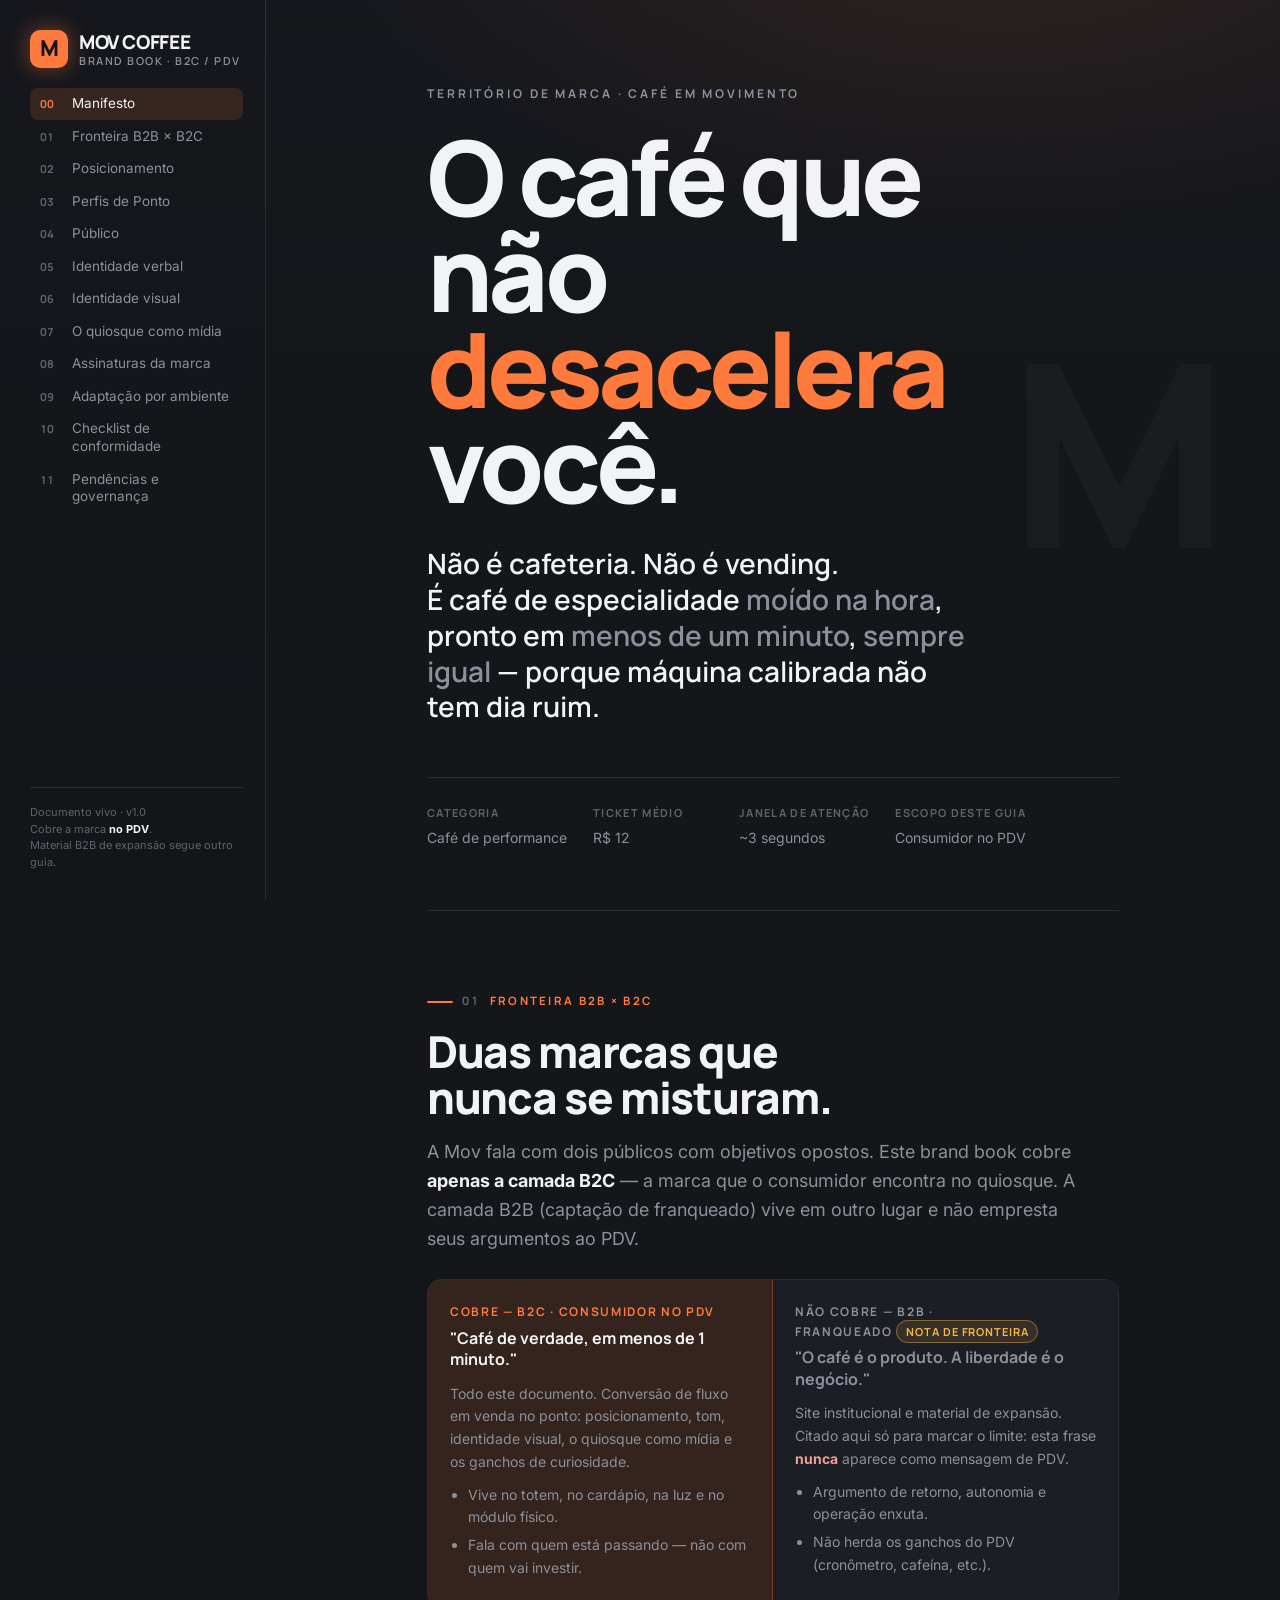
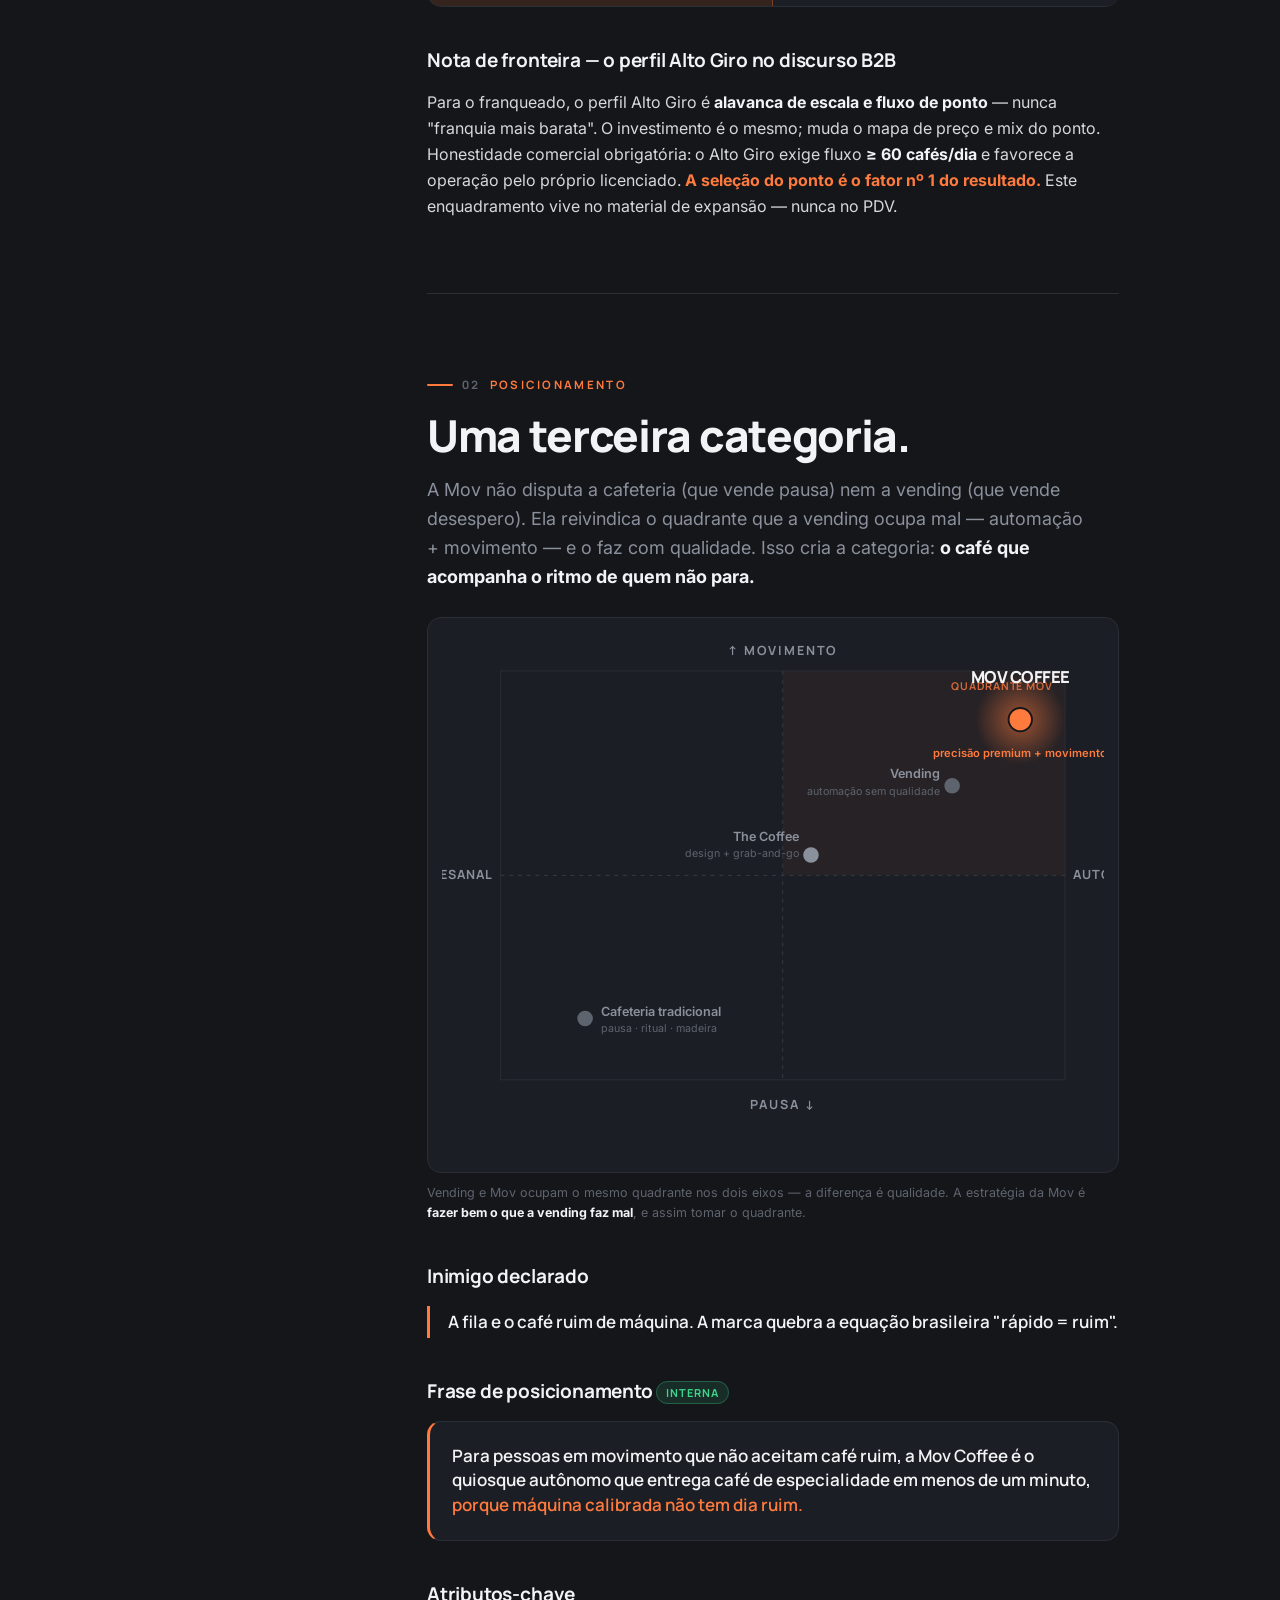
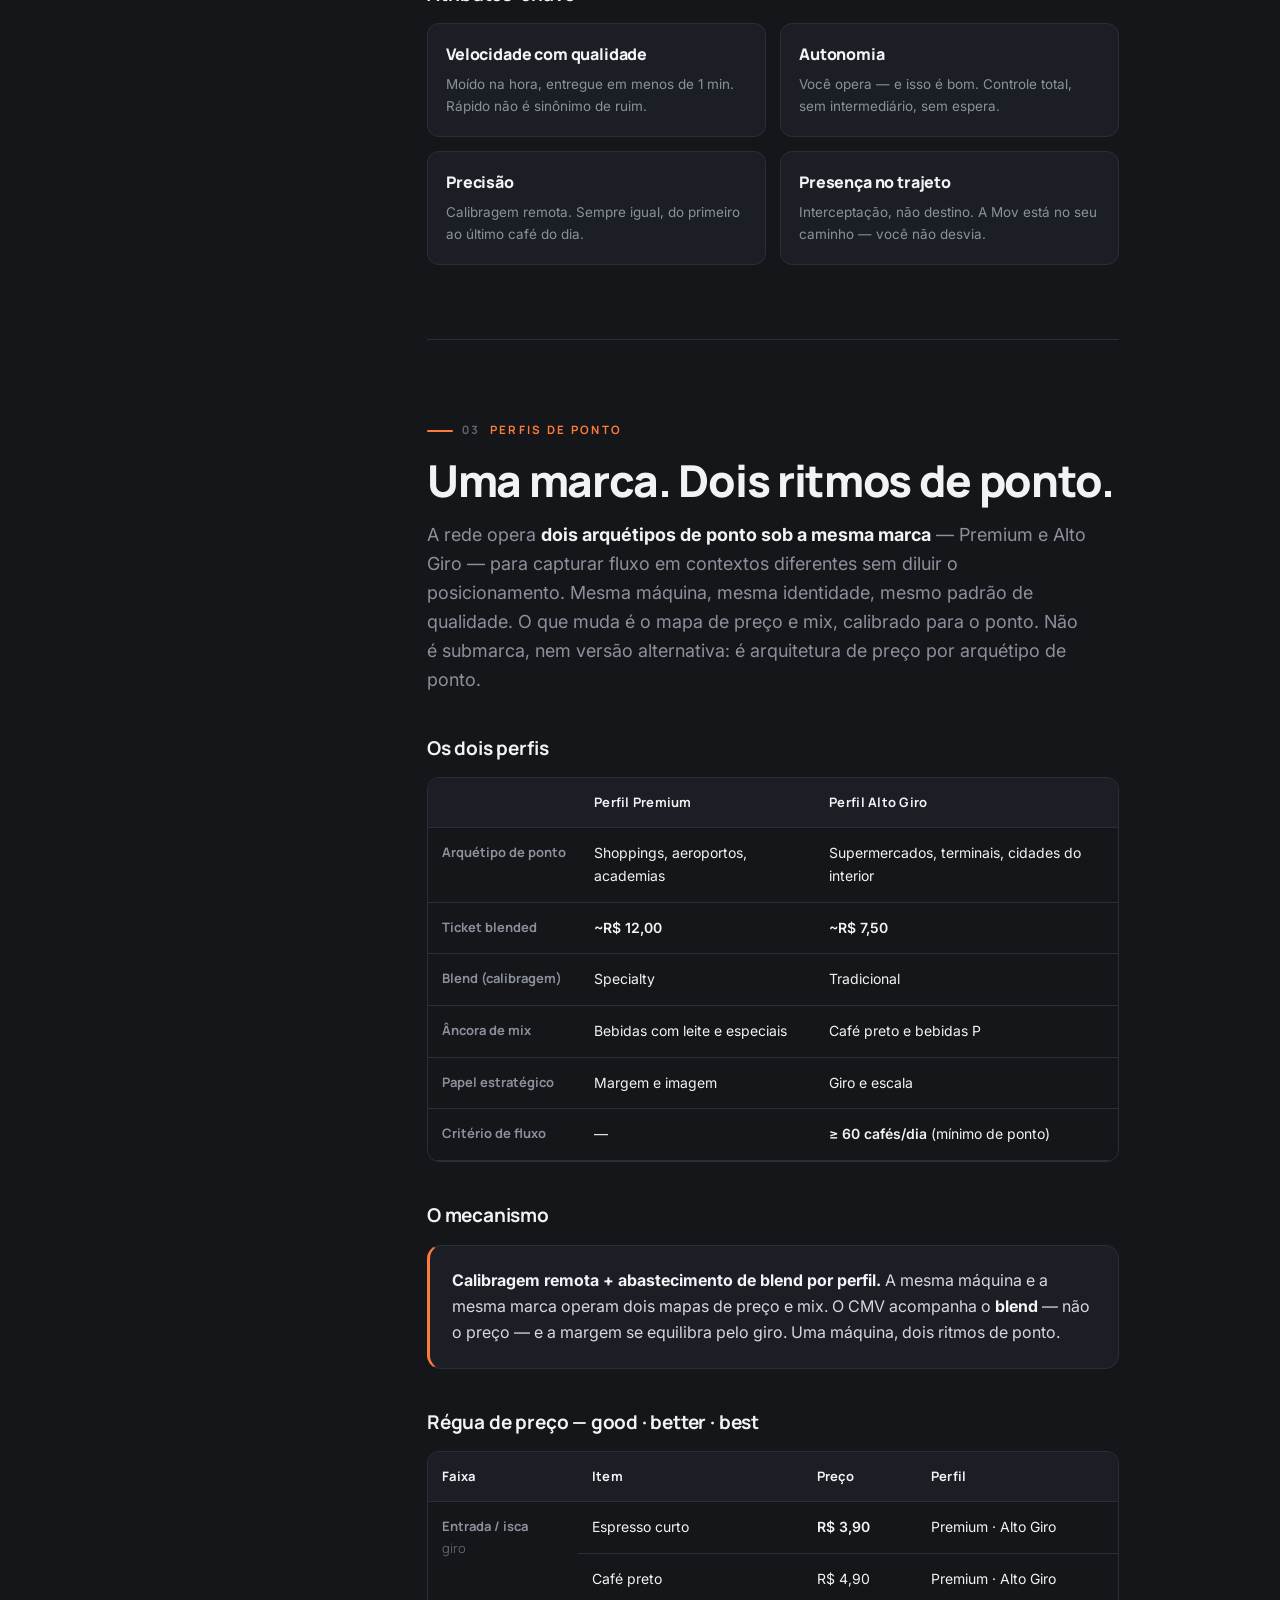
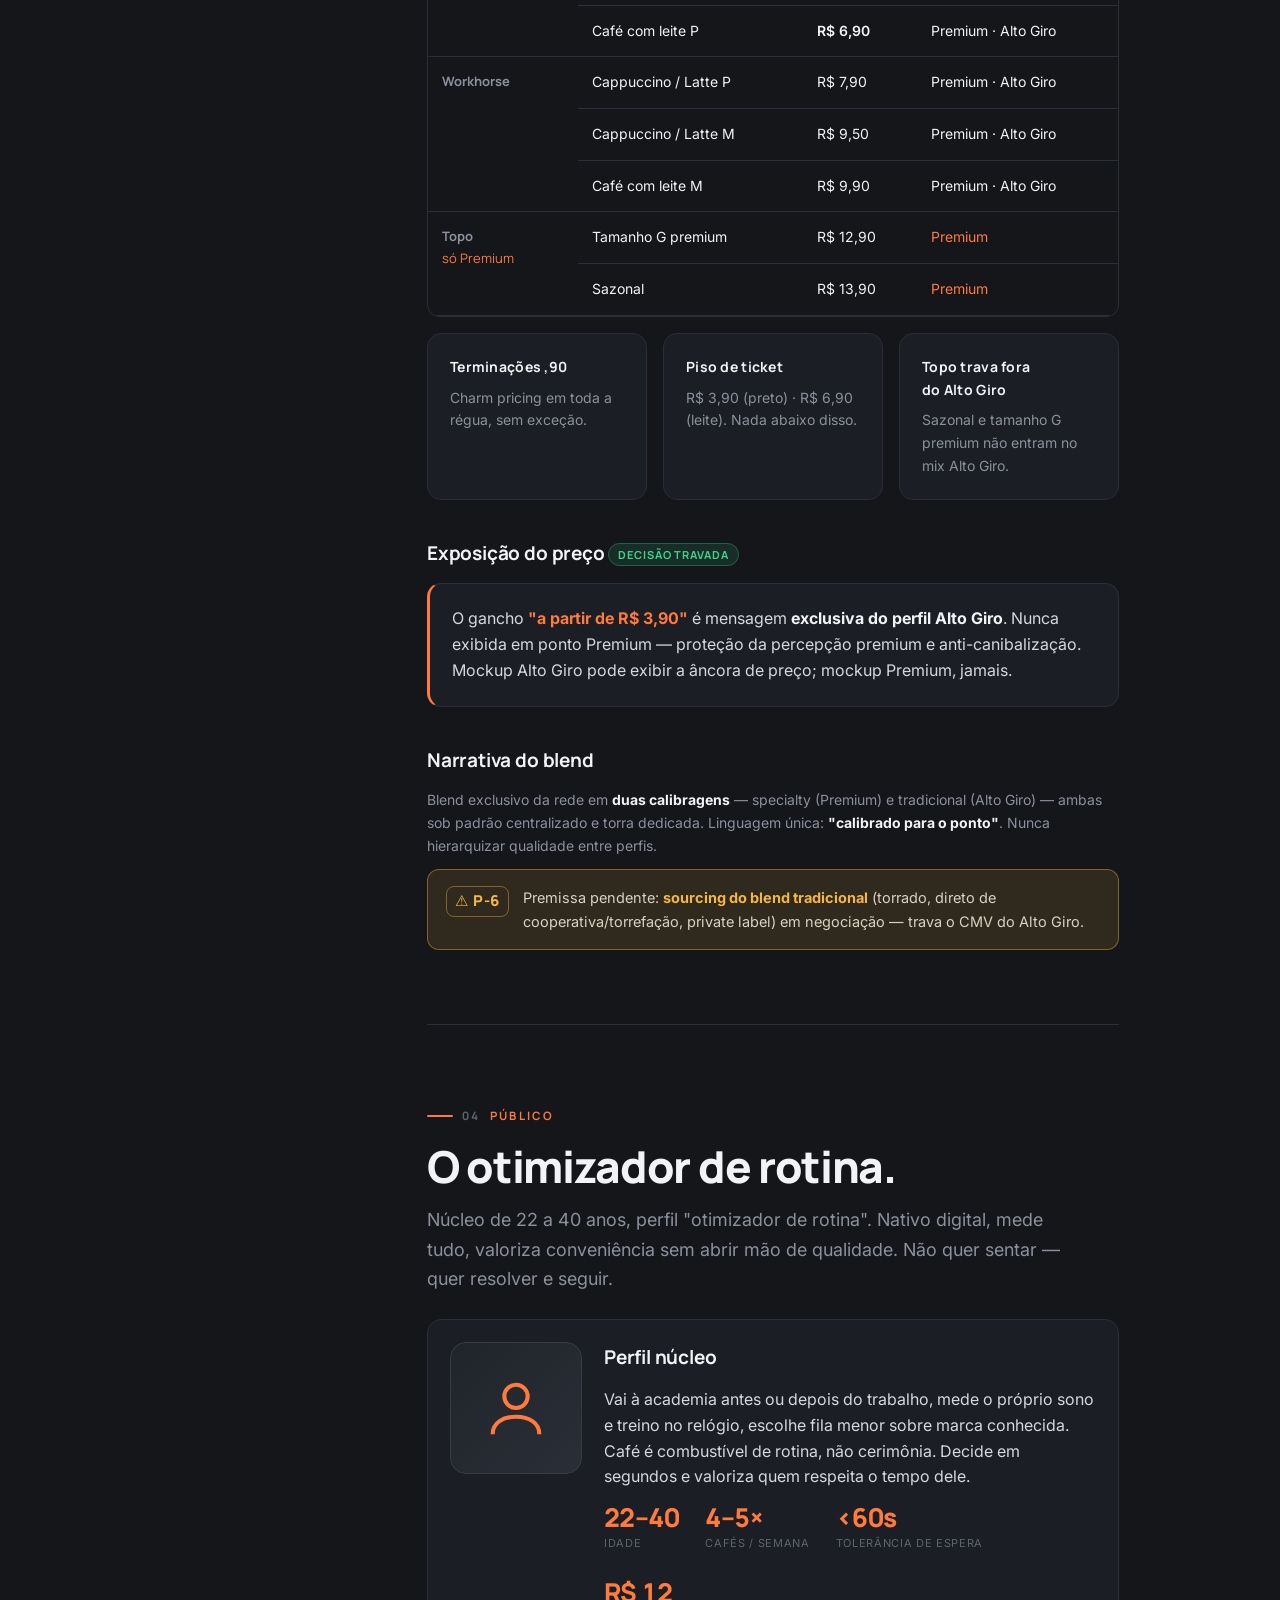
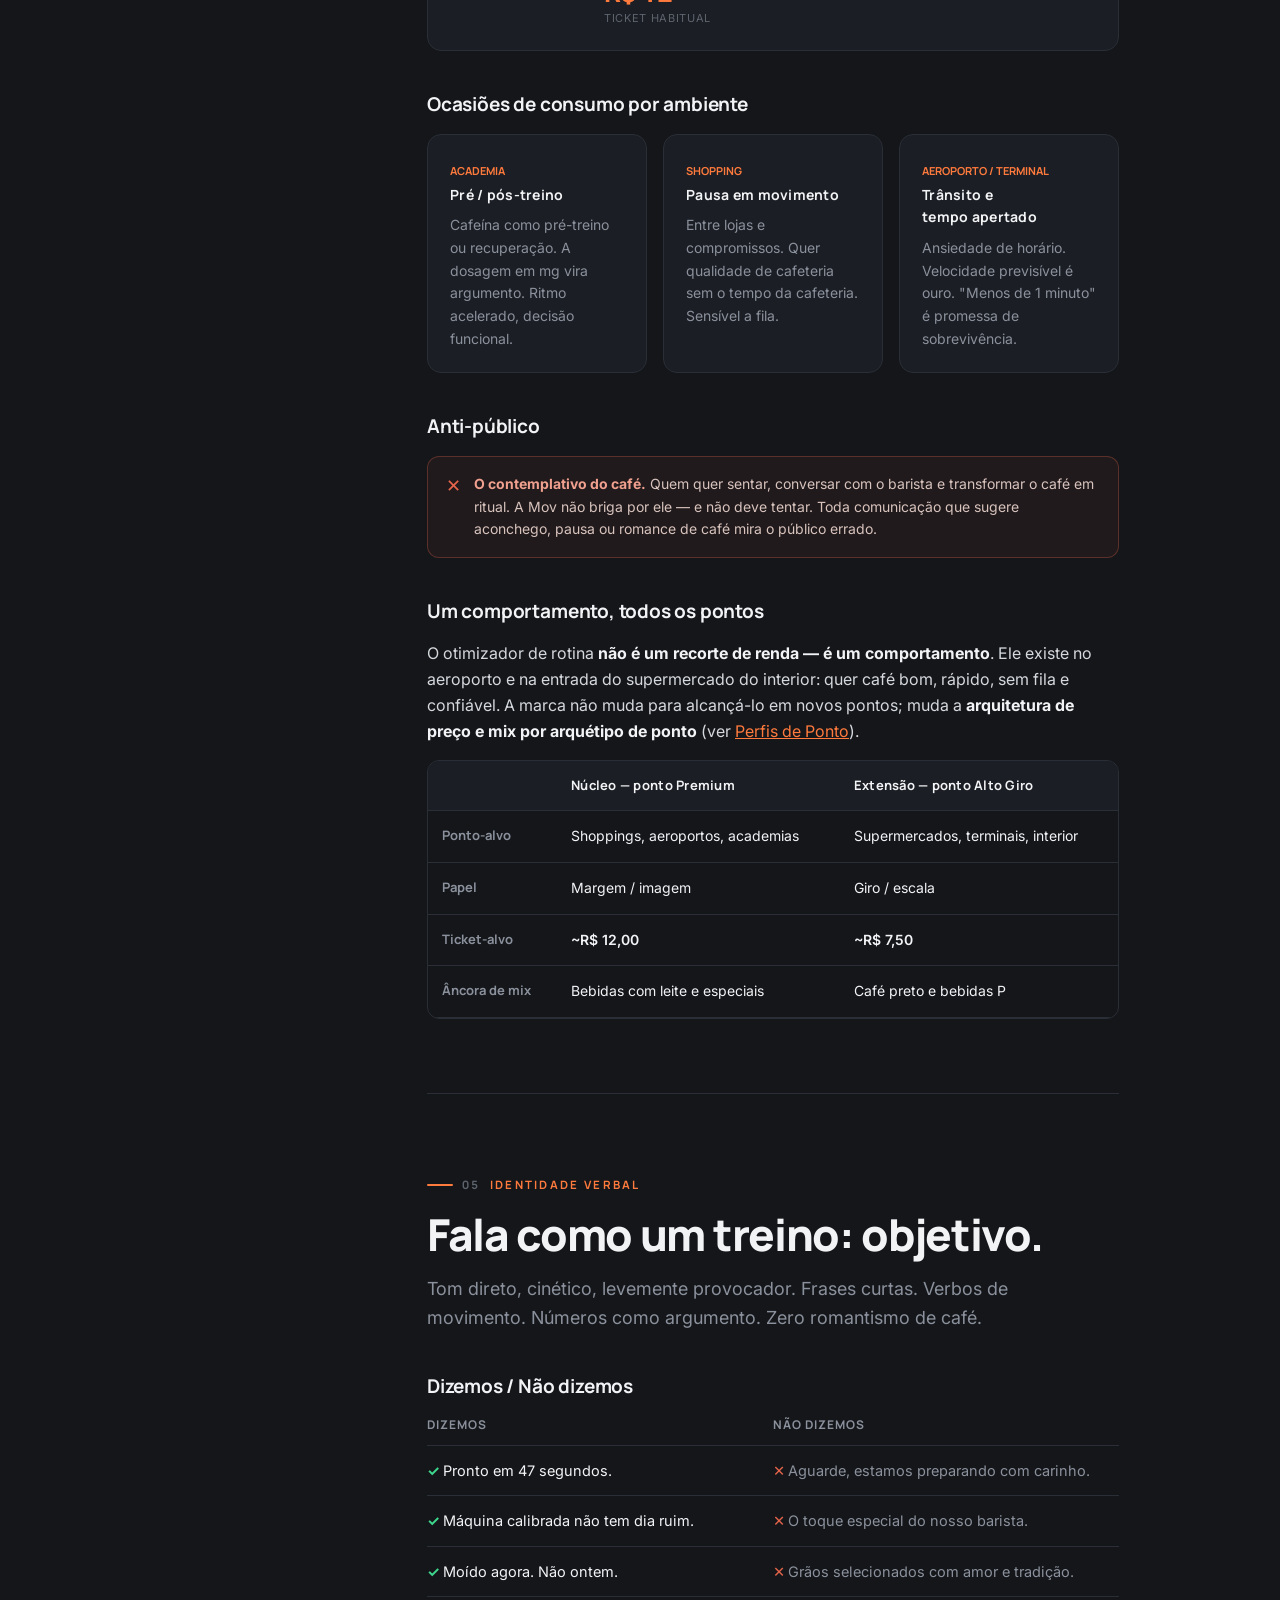
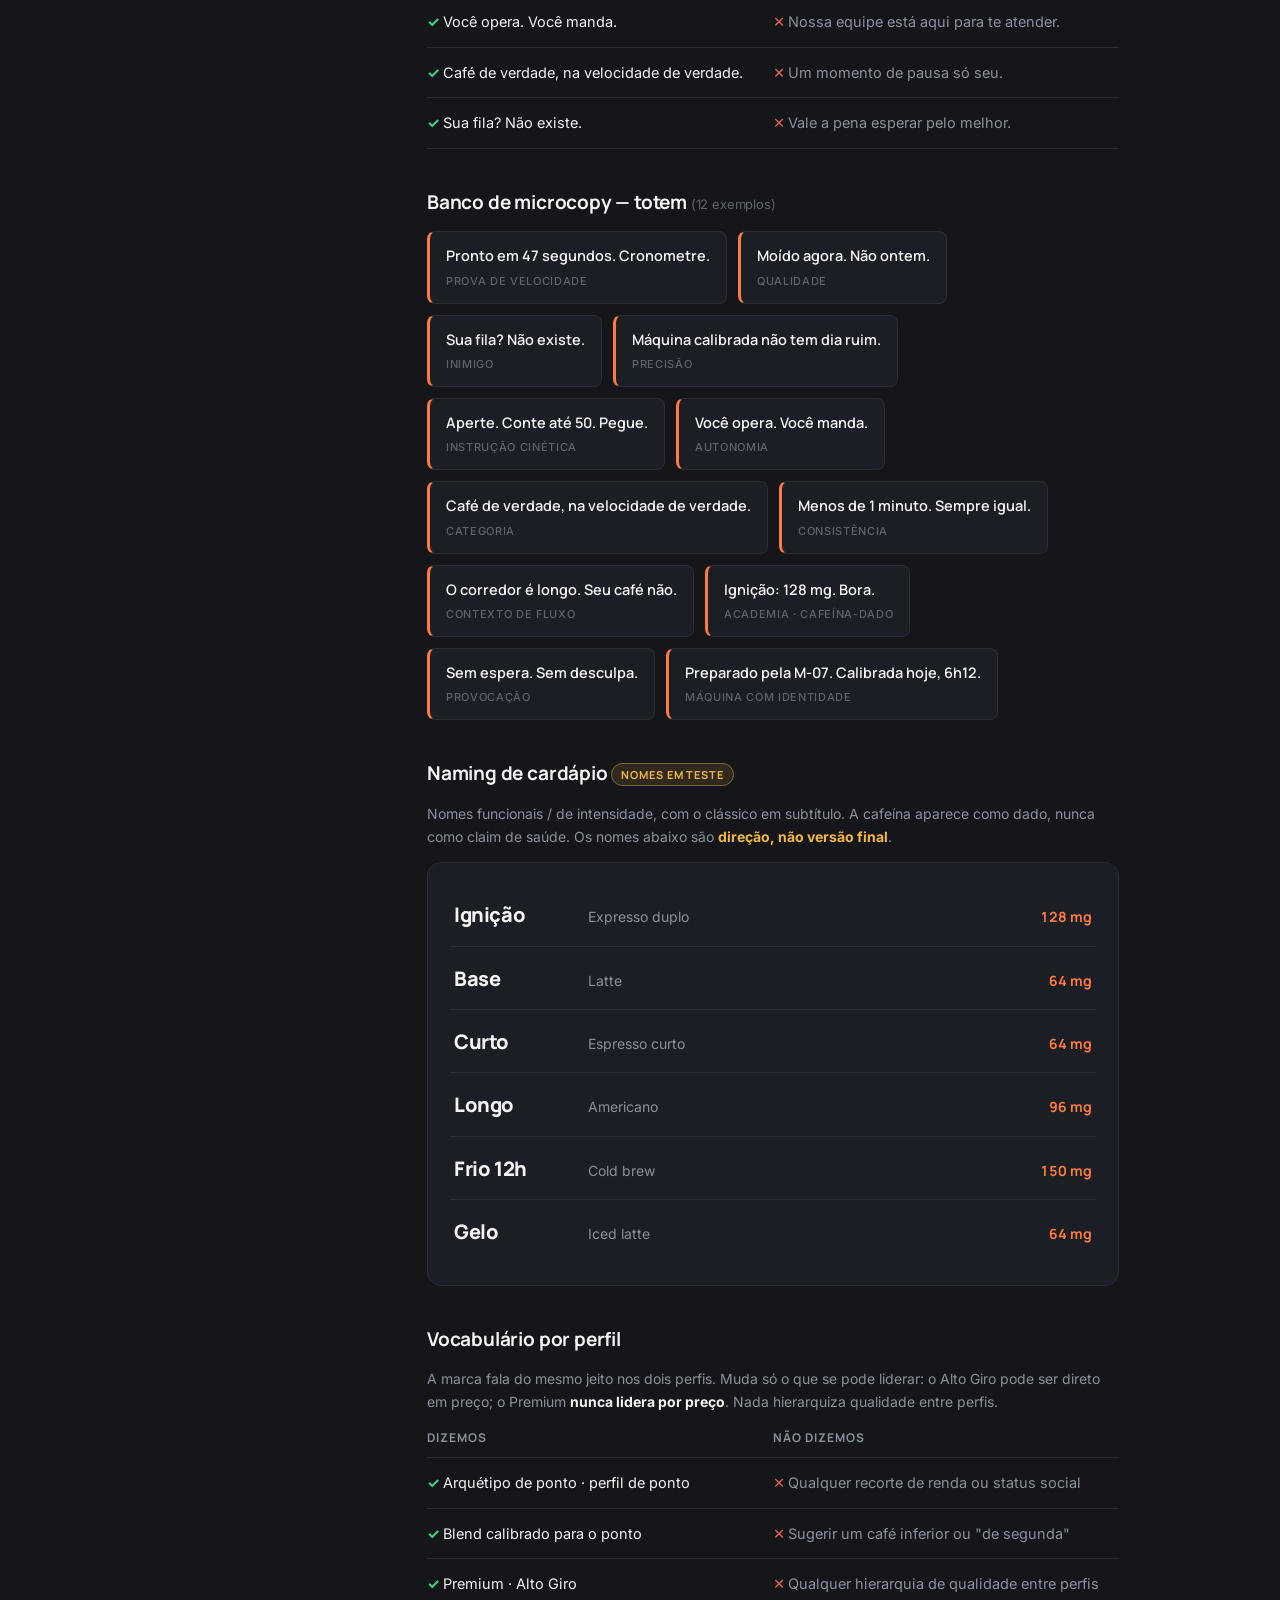
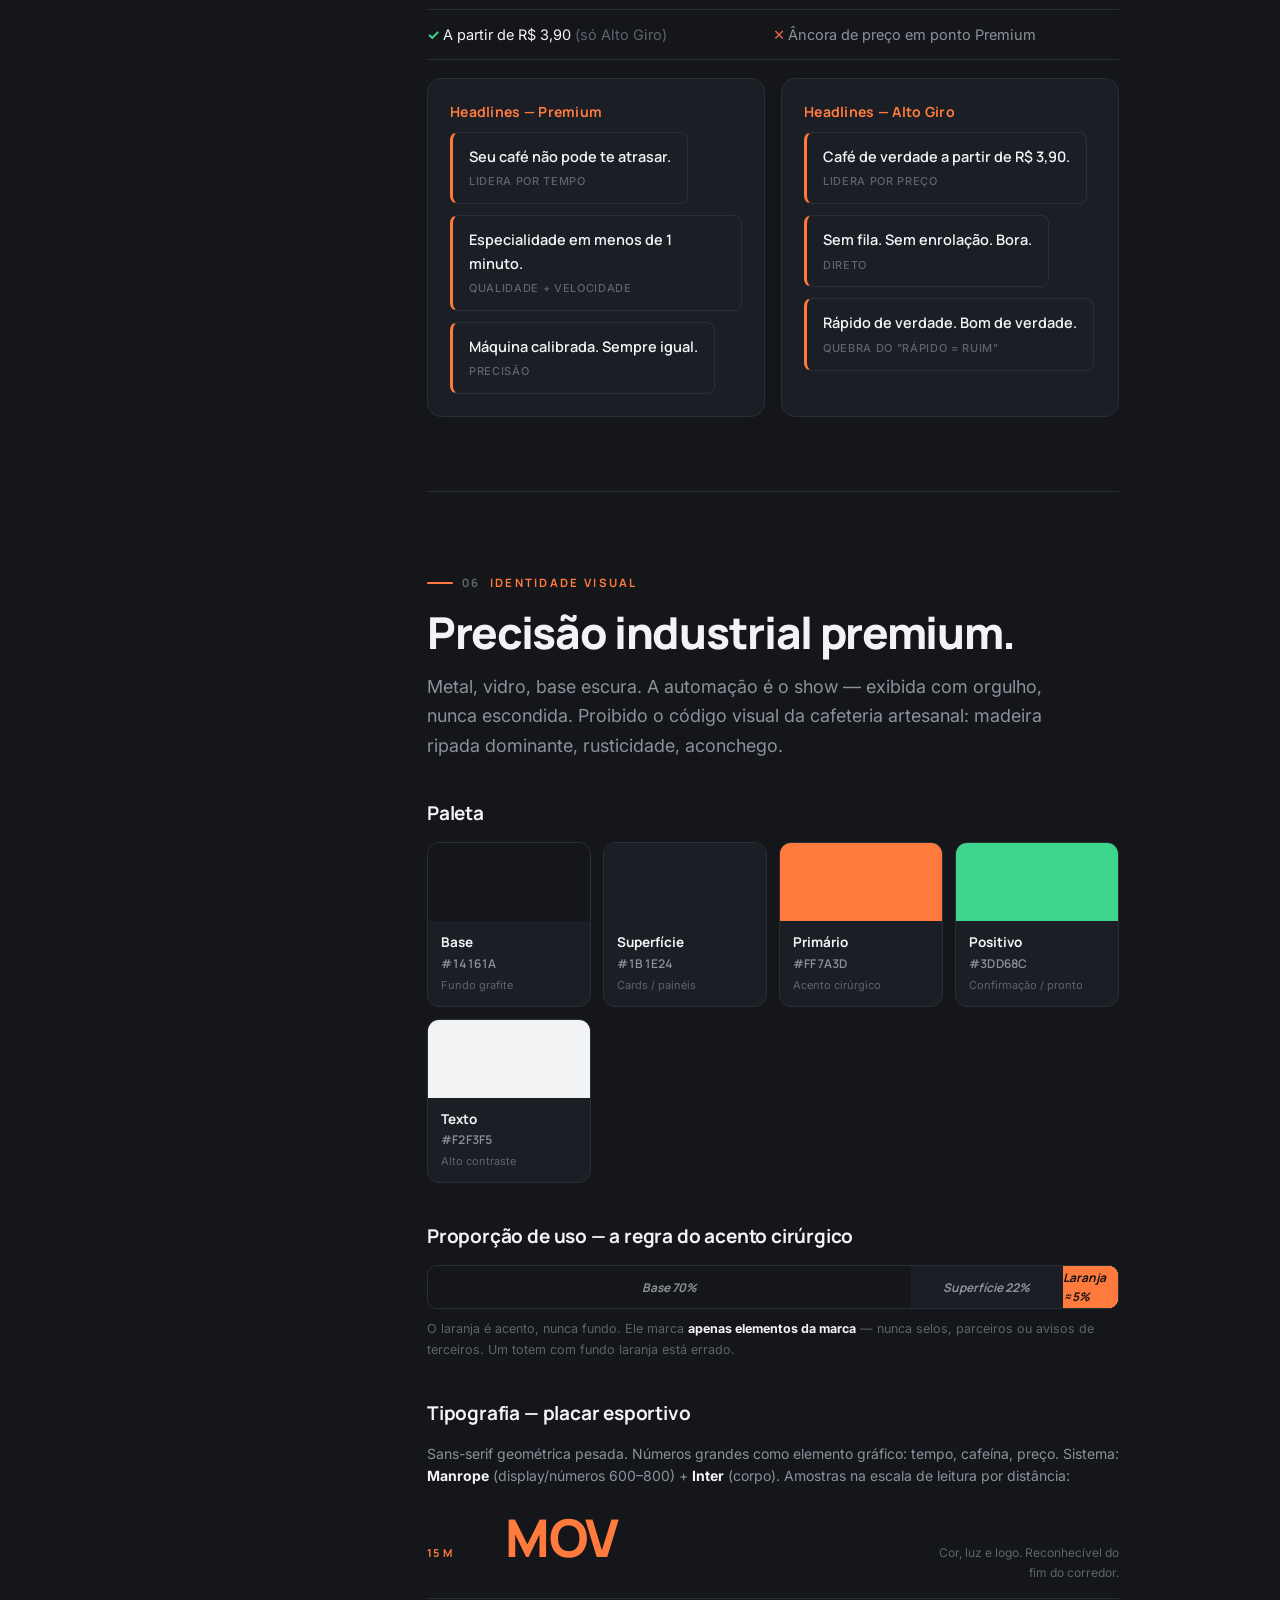
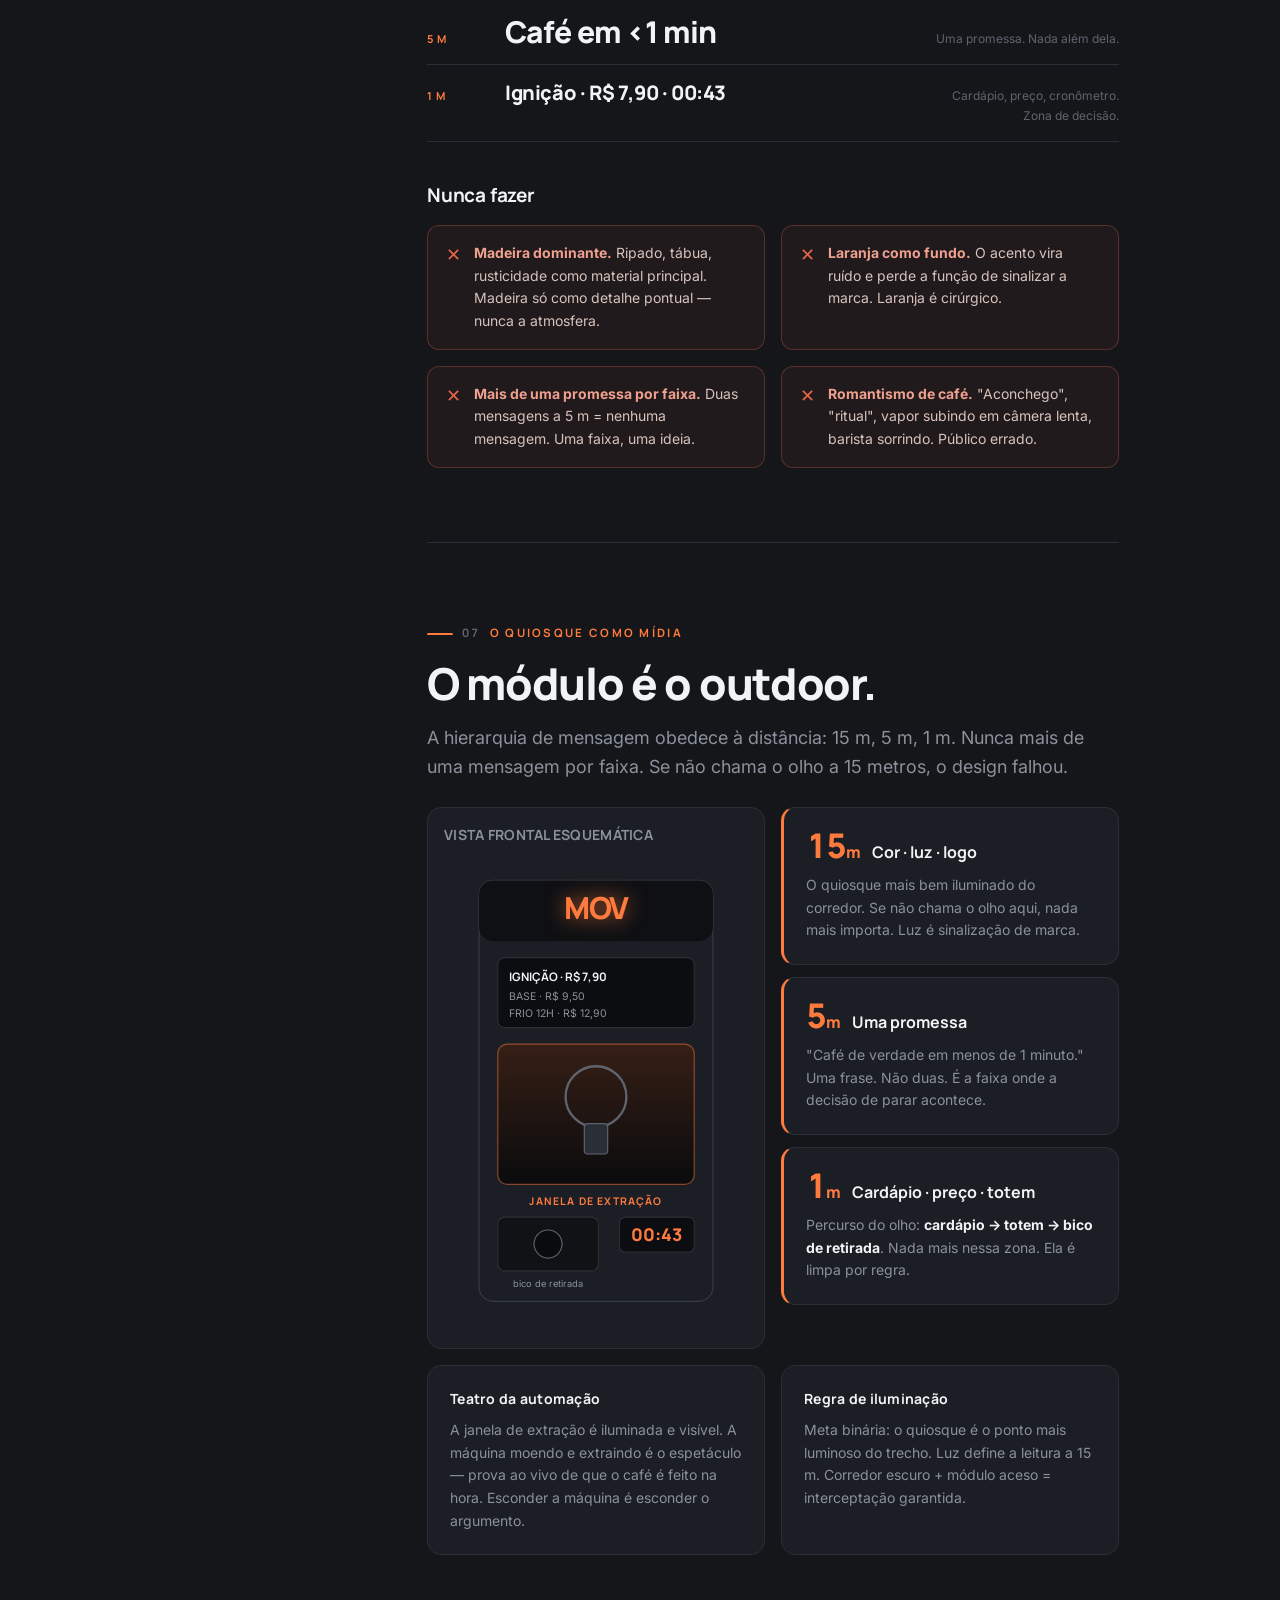
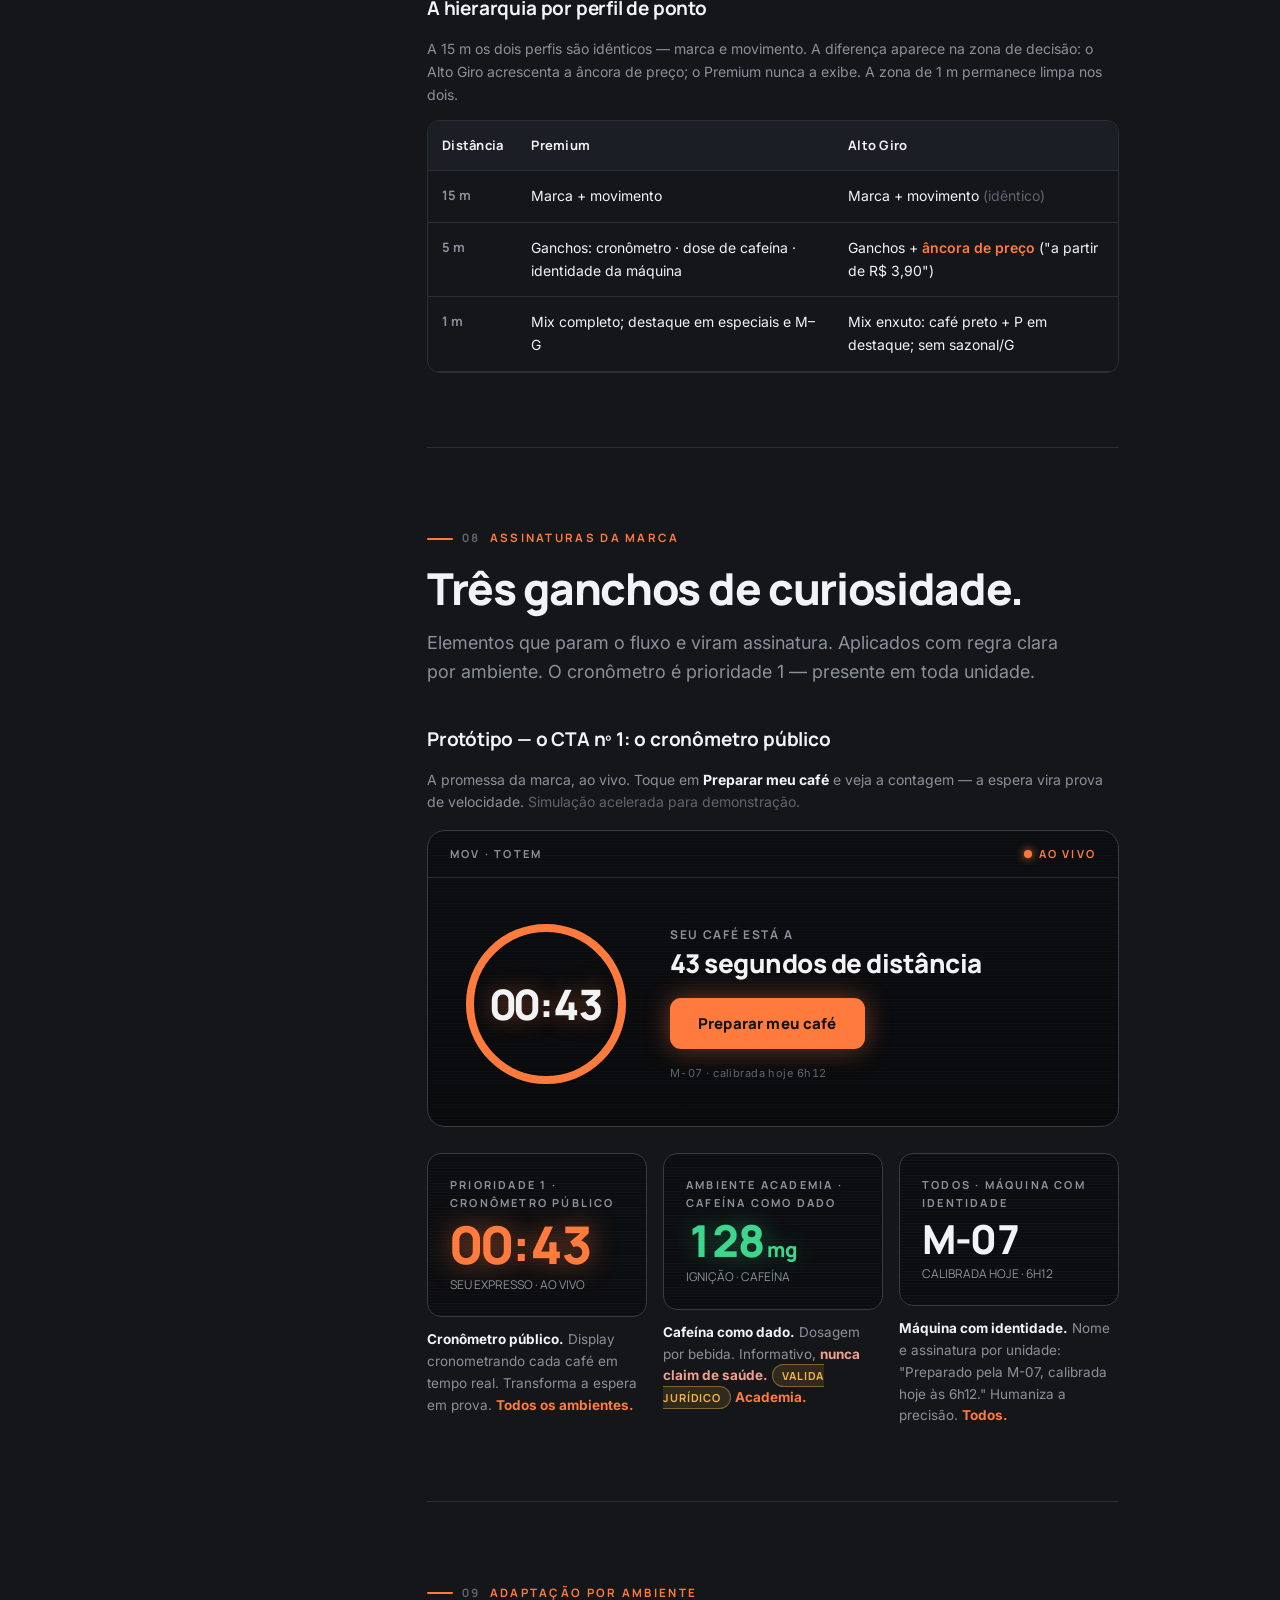
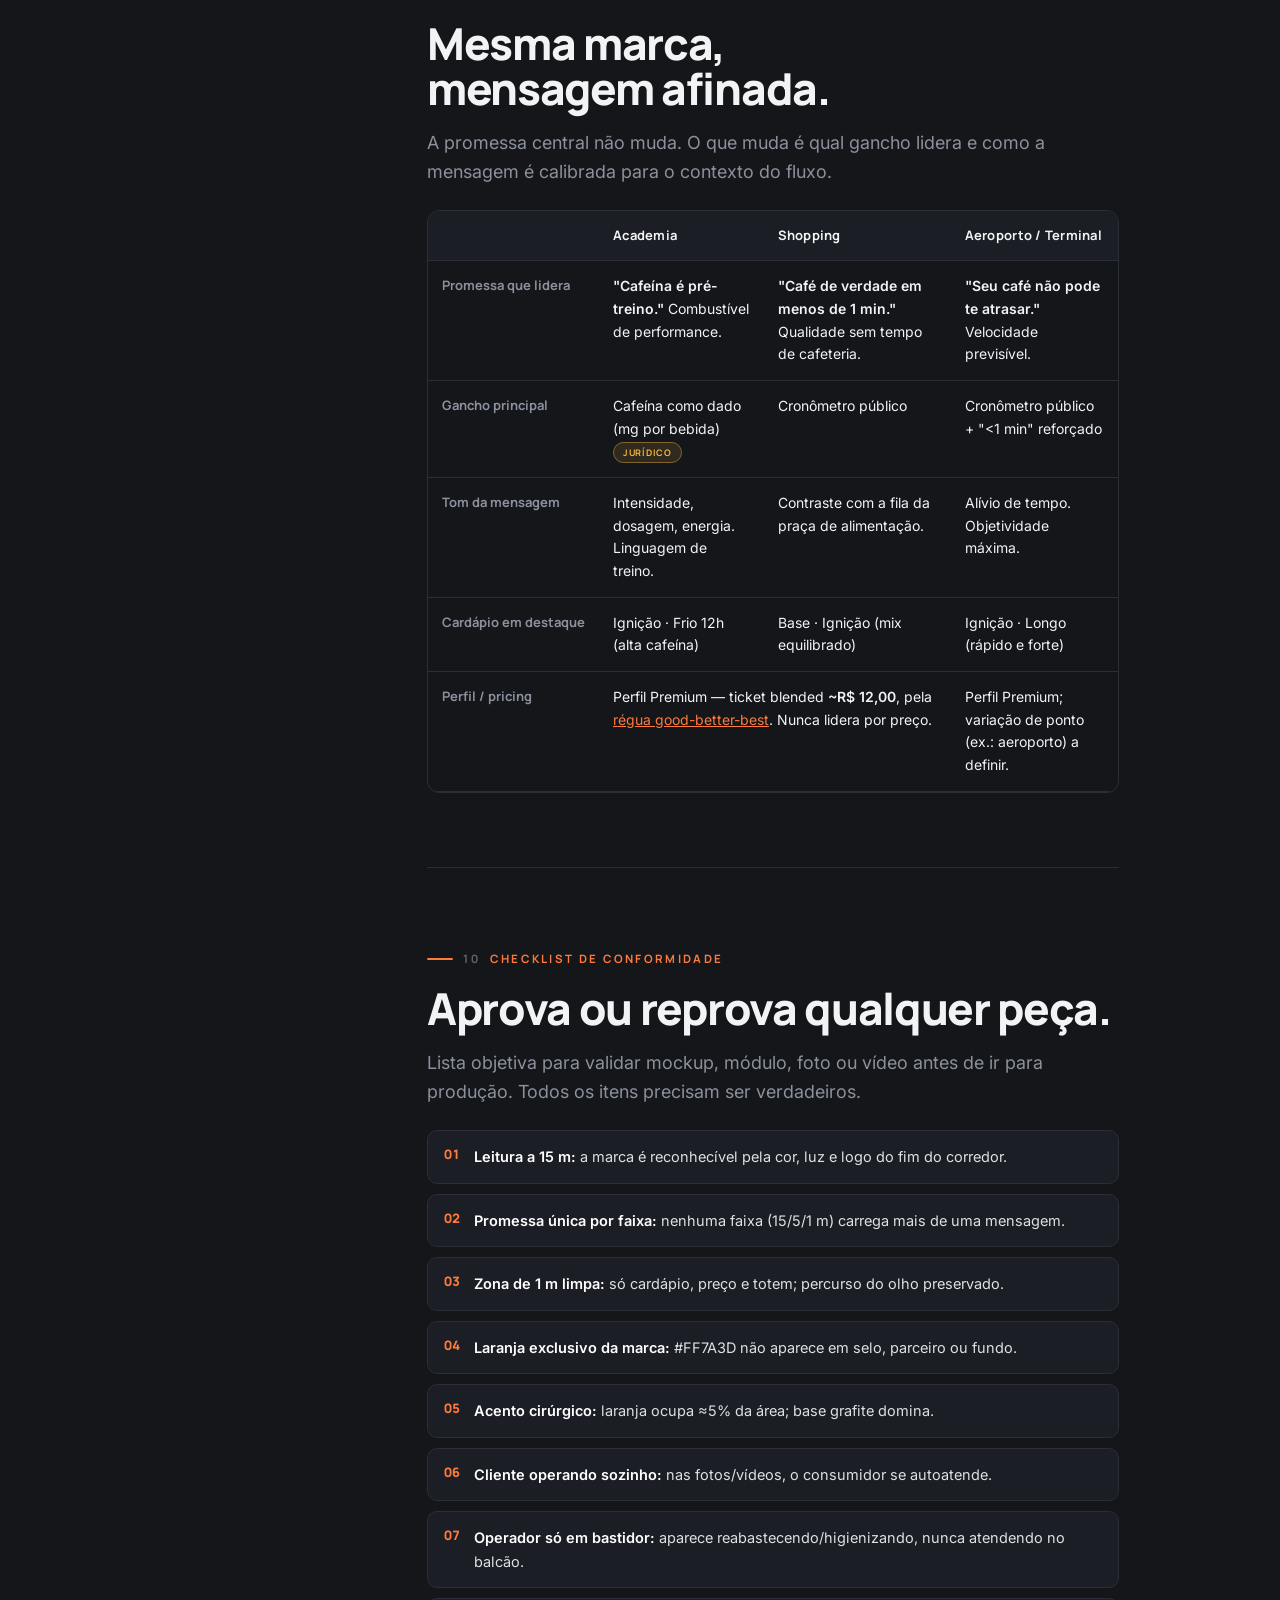
<file: brandbook-movcoffee.html>
<!doctype html>
<html lang="pt-BR">
<head>
<meta charset="utf-8">
<meta name="viewport" content="width=device-width, initial-scale=1">
<title>Mov Coffee — Brand Book B2C (PDV)</title>
<link rel="preconnect" href="https://fonts.googleapis.com">
<link rel="preconnect" href="https://fonts.gstatic.com" crossorigin>
<link href="https://fonts.googleapis.com/css2?family=Manrope:wght@400;500;600;700;800&family=Inter:wght@400;500;600;700&display=swap" rel="stylesheet">
<style>
/* ============================================================
   MOV COFFEE — BRAND BOOK B2C
   Aplica o próprio design system da marca ao documento.
   Tema único (grafite) por decisão de marca. Print = tinta em papel.
   ============================================================ */

:root{
  --base:#14161A;
  --surface:#1B1E24;
  --surface-2:#20242B;
  --line:#2A2E36;
  --line-2:#363B45;
  --text:#F2F3F5;
  --muted:#8B919C;      /* cinza grafite frio, escolhido — leve viés azulado */
  --muted-2:#5E646E;
  --primary:#FF7A3D;    /* laranja cirúrgico */
  --primary-dim:rgba(255,122,61,.14);
  --primary-line:rgba(255,122,61,.35);
  --positive:#3DD68C;
  --warn:#F5B740;       /* âmbar exclusivo de PENDÊNCIA */
  --warn-dim:rgba(245,183,64,.12);
  --warn-line:rgba(245,183,64,.42);

  --font-display:"Manrope","Segoe UI",system-ui,-apple-system,sans-serif;
  --font-body:"Inter","Segoe UI",system-ui,-apple-system,sans-serif;

  --maxw:820px;
  --rail:266px;
  --r:14px;
}

*{box-sizing:border-box}
html{scroll-behavior:smooth}
@media (prefers-reduced-motion:reduce){html{scroll-behavior:auto}}

body{
  margin:0;
  background:var(--base);
  color:var(--text);
  font-family:var(--font-body);
  font-size:16px;
  line-height:1.62;
  -webkit-font-smoothing:antialiased;
  text-rendering:optimizeLegibility;
}

/* ambient: leve gradiente grafite + halo laranja discreto no topo */
body::before{
  content:"";
  position:fixed;inset:0;z-index:-1;pointer-events:none;
  background:
    radial-gradient(1100px 520px at 78% -8%, rgba(255,122,61,.10), transparent 60%),
    linear-gradient(180deg,#16181D 0%, var(--base) 45%);
}

a{color:inherit}
h1,h2,h3,h4{font-family:var(--font-display);text-wrap:balance;margin:0}
p{margin:0}
::selection{background:var(--primary);color:#12130f}

/* ---------------- Layout shell ---------------- */
.shell{display:flex;gap:0;align-items:flex-start}

/* ---------------- Sidebar / TOC ---------------- */
.rail{
  position:sticky;top:0;height:100vh;width:var(--rail);flex:0 0 var(--rail);
  border-right:1px solid var(--line);
  padding:30px 22px 30px 30px;
  display:flex;flex-direction:column;gap:20px;
  background:linear-gradient(180deg,#15171C,#131519);
}
.brandmark{display:flex;align-items:center;gap:11px}
.brandmark .glyph{
  width:38px;height:38px;border-radius:10px;flex:0 0 38px;
  background:var(--primary);color:#141414;
  display:grid;place-items:center;font-family:var(--font-display);font-weight:800;font-size:22px;
  box-shadow:0 0 22px rgba(255,122,61,.45);
}
.brandmark .wm{font-family:var(--font-display);font-weight:800;font-size:19px;letter-spacing:-.02em;line-height:1}
.brandmark .wm span{color:var(--muted);font-weight:600;font-size:11px;letter-spacing:.14em;display:block;margin-top:3px}

.toc{display:flex;flex-direction:column;gap:1px;overflow-y:auto;margin:-4px -6px 0;padding:4px 6px}
.toc a{
  display:flex;gap:12px;align-items:baseline;text-decoration:none;color:var(--muted);
  padding:7px 10px;border-radius:8px;font-size:13.5px;line-height:1.3;transition:color .15s,background .15s;
}
.toc a .num{font-family:var(--font-display);font-weight:700;font-size:11px;color:var(--muted-2);min-width:20px;font-variant-numeric:tabular-nums}
.toc a:hover{color:var(--text);background:rgba(255,255,255,.03)}
.toc a.active{color:var(--text);background:var(--primary-dim)}
.toc a.active .num{color:var(--primary)}
.rail-foot{margin-top:auto;font-size:11px;color:var(--muted-2);line-height:1.5;border-top:1px solid var(--line);padding-top:16px}

/* ---------------- Main ---------------- */
main{flex:1 1 auto;min-width:0}
.wrap{max-width:var(--maxw);margin:0 auto;padding:0 clamp(20px,5vw,64px)}
section{padding:74px 0;border-top:1px solid var(--line)}
section:first-child{border-top:0}

.eyebrow{
  display:inline-flex;align-items:center;gap:9px;
  font-family:var(--font-display);font-weight:700;font-size:11.5px;letter-spacing:.2em;text-transform:uppercase;color:var(--primary);
  margin-bottom:18px;
}
.eyebrow .cnum{color:var(--muted-2);font-variant-numeric:tabular-nums}
.eyebrow::before{content:"";width:26px;height:2px;background:var(--primary);border-radius:2px}

h2.title{font-size:clamp(28px,4.4vw,44px);font-weight:800;letter-spacing:-.03em;line-height:1.04}
.lede{color:var(--muted);font-size:18px;margin-top:16px;max-width:60ch}
h3.sub{font-size:19px;font-weight:700;letter-spacing:-.01em;margin:38px 0 14px}
h4.sub{font-size:14px;font-weight:700;letter-spacing:.02em;margin:0 0 8px}
p+p{margin-top:14px}
.body p{color:#D5D8DD}

.tag{font-size:11px;font-family:var(--font-display);font-weight:700;letter-spacing:.08em;text-transform:uppercase;padding:3px 9px;border-radius:999px}
.tag.locked{color:var(--positive);background:rgba(61,214,140,.12);border:1px solid rgba(61,214,140,.3)}
.tag.pend{color:var(--warn);background:var(--warn-dim);border:1px solid var(--warn-line)}

/* cards / grid */
.card{background:var(--surface);border:1px solid var(--line);border-radius:var(--r);padding:22px}
.grid{display:grid;gap:16px}
.g2{grid-template-columns:repeat(2,1fr)}
.g3{grid-template-columns:repeat(3,1fr)}
@media(max-width:720px){.g2,.g3{grid-template-columns:1fr}}

/* pending block */
.pending{
  background:var(--warn-dim);border:1px solid var(--warn-line);border-radius:12px;padding:16px 18px;
  display:flex;gap:14px;align-items:flex-start;
}
.pending .pi{flex:0 0 auto;color:var(--warn);font-family:var(--font-display);font-weight:800;font-size:15px;
  border:1.5px solid var(--warn-line);border-radius:8px;padding:2px 8px;letter-spacing:.05em}
.pending b{color:var(--warn)}
.pending .ptxt{font-size:14.5px;color:#D9D2C2}

/* placard numbers */
.placard{font-family:var(--font-display);font-weight:800;letter-spacing:-.03em;font-variant-numeric:tabular-nums;line-height:.9}

/* ---------- HERO ---------- */
.hero{min-height:92vh;display:flex;flex-direction:column;justify-content:center;padding:84px 0 60px;border-top:0}
.hero .kick{font-family:var(--font-display);font-weight:700;letter-spacing:.24em;text-transform:uppercase;font-size:12px;color:var(--muted);margin-bottom:26px}
.hero h1{font-size:clamp(46px,9vw,104px);font-weight:800;letter-spacing:-.045em;line-height:.92}
.hero h1 em{font-style:normal;color:var(--primary)}
.manifesto{margin-top:34px;max-width:30ch;font-family:var(--font-display);font-weight:600;font-size:clamp(20px,2.7vw,28px);line-height:1.28;color:var(--text)}
.manifesto span{color:var(--muted)}
.hero-meta{display:flex;flex-wrap:wrap;gap:26px;margin-top:52px;padding-top:26px;border-top:1px solid var(--line)}
.hero-meta div{min-width:120px}
.hero-meta .k{font-size:11px;letter-spacing:.12em;text-transform:uppercase;color:var(--muted-2);font-family:var(--font-display);font-weight:700}
.hero-meta .v{font-size:14px;color:var(--muted);margin-top:5px}
.scroll-num{position:absolute;right:clamp(20px,5vw,64px);top:50%;transform:translateY(-50%);
  font-family:var(--font-display);font-weight:800;font-size:clamp(120px,20vw,300px);color:rgba(255,255,255,.028);letter-spacing:-.05em;pointer-events:none;user-select:none}
@media(max-width:900px){.scroll-num{display:none}}

/* ---------- território diagram ---------- */
.terr-wrap{position:relative}
.terr-wrap svg{width:100%;height:auto;display:block}

/* ---------- verbal table ---------- */
.vtable{width:100%;border-collapse:collapse;font-size:14.5px}
.vtable th{text-align:left;font-family:var(--font-display);font-size:12px;letter-spacing:.08em;text-transform:uppercase;color:var(--muted);padding:0 0 10px;border-bottom:1px solid var(--line)}
.vtable td{padding:13px 16px 13px 0;border-bottom:1px solid var(--line);vertical-align:top;width:50%}
.vtable td.say{color:var(--text)}
.vtable td.say::before{content:"✓ ";color:var(--positive);font-weight:700}
.vtable td.dont{color:var(--muted)}
.vtable td.dont::before{content:"✕ ";color:#E5644B;font-weight:700}

/* microcopy chips */
.copybank{display:flex;flex-wrap:wrap;gap:11px;margin-top:6px}
.chip{
  font-family:var(--font-display);font-weight:600;font-size:14.5px;
  background:var(--surface);border:1px solid var(--line);border-left:3px solid var(--primary);
  border-radius:8px;padding:12px 16px;color:var(--text);
}
.chip small{display:block;color:var(--muted-2);font-family:var(--font-body);font-weight:500;font-size:11px;letter-spacing:.06em;text-transform:uppercase;margin-top:5px}

/* menu list */
.menu{display:flex;flex-direction:column;gap:2px}
.menu .row{display:flex;align-items:baseline;gap:16px;padding:14px 4px;border-bottom:1px solid var(--line)}
.menu .name{font-family:var(--font-display);font-weight:800;font-size:20px;letter-spacing:-.02em;min-width:118px}
.menu .classic{color:var(--muted);font-size:14px;flex:1}
.menu .mg{font-family:var(--font-display);font-weight:700;color:var(--primary);font-variant-numeric:tabular-nums;font-size:14px}

/* swatches */
.swatches{display:grid;grid-template-columns:repeat(auto-fit,minmax(150px,1fr));gap:12px}
.sw{border:1px solid var(--line);border-radius:12px;overflow:hidden;background:var(--surface)}
.sw .chipc{height:78px}
.sw .meta{padding:11px 13px}
.sw .nm{font-family:var(--font-display);font-weight:700;font-size:13.5px}
.sw .hex{font-family:var(--font-display);font-weight:600;font-size:12px;color:var(--muted);font-variant-numeric:tabular-nums;letter-spacing:.02em}
.sw .role{font-size:11px;color:var(--muted-2);margin-top:3px}

/* ratio bar (acento cirúrgico) */
.ratiobar{display:flex;height:44px;border-radius:10px;overflow:hidden;border:1px solid var(--line)}
.ratiobar i{display:grid;place-items:center;font-family:var(--font-display);font-weight:700;font-size:12px}

/* type scale samples */
.tscale{display:flex;flex-direction:column;gap:2px}
.tsr{display:flex;align-items:baseline;gap:22px;padding:16px 0;border-bottom:1px solid var(--line)}
.tsr .dist{font-family:var(--font-display);font-weight:700;font-size:11px;letter-spacing:.1em;color:var(--primary);min-width:56px;text-transform:uppercase}
.tsr .samp{font-family:var(--font-display);font-weight:800;letter-spacing:-.02em;color:var(--text);line-height:1}
.tsr .note{color:var(--muted-2);font-size:12px;margin-left:auto;text-align:right;max-width:24ch}

/* "nunca fazer" */
.never{border:1px solid rgba(229,100,75,.3);background:rgba(229,100,75,.06);border-radius:12px;padding:16px 18px;display:flex;gap:13px;align-items:flex-start}
.never .x{color:#E5644B;font-family:var(--font-display);font-weight:800;font-size:18px;line-height:1.4}
.never b{color:#F0A08E}
.never p{color:#D8C3BD;font-size:14px}

/* ganchos mock displays */
.disp{background:#0C0D10;border:1px solid var(--line-2);border-radius:14px;padding:22px;position:relative;overflow:hidden}
.disp::after{content:"";position:absolute;inset:0;background:repeating-linear-gradient(0deg,rgba(255,255,255,.018) 0 1px,transparent 1px 3px);pointer-events:none}
.disp .dlabel{font-family:var(--font-display);font-weight:700;font-size:11px;letter-spacing:.2em;text-transform:uppercase;color:var(--muted)}
.disp .big{font-family:var(--font-display);font-weight:800;letter-spacing:-.02em;line-height:.95;margin-top:8px;font-variant-numeric:tabular-nums}
.disp .amber{color:var(--primary);text-shadow:0 0 26px rgba(255,122,61,.55)}
.disp .green{color:var(--positive);text-shadow:0 0 26px rgba(61,214,140,.4)}

/* ---- protótipo interativo: CTA cronômetro ---- */
.proto{position:relative;background:linear-gradient(180deg,#0C0D10,#090A0C);border:1px solid var(--line-2);border-radius:18px;overflow:hidden}
.proto-scan::before{content:"";position:absolute;inset:0;background:repeating-linear-gradient(0deg,rgba(255,255,255,.016) 0 1px,transparent 1px 3px);pointer-events:none;z-index:0}
.proto-head{display:flex;justify-content:space-between;align-items:center;padding:14px 22px;border-bottom:1px solid var(--line);font-family:var(--font-display);font-weight:700;font-size:11px;letter-spacing:.2em;text-transform:uppercase;color:var(--muted);position:relative;z-index:1}
.proto-live{display:inline-flex;align-items:center;gap:7px;color:var(--primary)}
.proto-live i{width:8px;height:8px;border-radius:50%;background:var(--primary);box-shadow:0 0 8px var(--primary);animation:proto-blink 1.1s infinite}
@keyframes proto-blink{50%{opacity:.2}}
.proto-body{padding:36px 28px 32px;display:flex;gap:34px;align-items:center;position:relative;z-index:1}
@media(max-width:600px){.proto-body{flex-direction:column;text-align:center}}
.proto-ring{position:relative;width:180px;height:180px;flex:0 0 auto}
.proto-ring [data-ring]{transition:stroke-dashoffset .14s linear,stroke .3s}
.proto[data-state="ready"] [data-ring]{stroke:var(--positive)}
.proto-clock{position:absolute;inset:0;display:grid;place-items:center;font-family:var(--font-display);font-weight:800;font-size:42px;letter-spacing:-.03em;color:var(--text);font-variant-numeric:tabular-nums;text-shadow:0 0 22px rgba(255,122,61,.4)}
.proto-clock--ready{color:var(--positive);font-size:30px;letter-spacing:.02em;text-shadow:0 0 22px rgba(61,214,140,.45)}
.proto-info{min-width:0}
.proto-status{font-family:var(--font-display);font-weight:700;font-size:12px;letter-spacing:.14em;text-transform:uppercase;color:var(--muted)}
.proto-sub{font-family:var(--font-display);font-weight:800;font-size:26px;letter-spacing:-.02em;color:var(--text);margin:6px 0 20px;line-height:1.06}
.proto-btn{font-family:var(--font-display);font-weight:800;font-size:15px;letter-spacing:.01em;background:var(--primary);color:#141414;border:0;border-radius:11px;padding:15px 28px;cursor:pointer;box-shadow:0 0 26px rgba(255,122,61,.42);transition:transform .1s,filter .15s}
.proto-btn:hover{filter:brightness(1.08)}
.proto-btn:active{transform:translateY(1px)}
.proto-btn:disabled{background:var(--surface-2);color:var(--muted);box-shadow:none;cursor:default}
.proto-btn:focus-visible{outline:2px solid #F2F3F5;outline-offset:3px}
.proto-mid{font-size:11px;color:var(--muted-2);margin-top:16px;letter-spacing:.04em;font-variant-numeric:tabular-nums}
@media(prefers-reduced-motion:reduce){.proto-live i{animation:none}.proto-ring [data-ring]{transition:none}}

/* env matrix */
.matrix{width:100%;border-collapse:separate;border-spacing:0;font-size:14px}
.matrix th,.matrix td{padding:14px;text-align:left;border-bottom:1px solid var(--line);vertical-align:top}
.matrix thead th{font-family:var(--font-display);font-size:13px;letter-spacing:.02em;background:var(--surface);position:sticky;top:0}
.matrix tbody th{font-family:var(--font-display);font-weight:700;font-size:13px;color:var(--muted);white-space:nowrap}
.matrix td strong{color:var(--text);font-weight:600}
.mscroll{overflow-x:auto;border:1px solid var(--line);border-radius:12px}
.mtag{font-family:var(--font-display);font-weight:700;font-size:11px;color:var(--primary);display:inline-block;margin-bottom:4px}

/* checklist */
.checklist{display:grid;gap:10px;counter-reset:ck}
.ck{display:flex;gap:14px;align-items:flex-start;background:var(--surface);border:1px solid var(--line);border-radius:10px;padding:14px 16px}
.ck::before{counter-increment:ck;content:counter(ck,decimal-leading-zero);font-family:var(--font-display);font-weight:800;font-size:13px;color:var(--primary);font-variant-numeric:tabular-nums;flex:0 0 auto;line-height:1.5}
.ck span{font-size:14.5px;color:#DDE0E4}
.ck b{color:#fff;font-weight:600}

/* governance table */
.gov{width:100%;border-collapse:collapse;font-size:13.5px}
.gov th{text-align:left;font-family:var(--font-display);font-size:11px;letter-spacing:.08em;text-transform:uppercase;color:var(--muted);padding:12px;border-bottom:1px solid var(--line-2);background:var(--surface)}
.gov td{padding:13px 12px;border-bottom:1px solid var(--line);vertical-align:top;color:#D5D8DD}
.gov td .default{color:var(--muted);display:block;margin-top:3px;font-size:12.5px}
.gov tr td:first-child{font-family:var(--font-display);font-weight:600;color:var(--text)}
.govscroll{overflow-x:auto;border:1px solid var(--line);border-radius:12px}

/* boundary two-col */
.boundary{display:grid;grid-template-columns:1fr 1fr;gap:0;border:1px solid var(--line);border-radius:14px;overflow:hidden}
@media(max-width:640px){.boundary{grid-template-columns:1fr}}
.boundary>div{padding:22px}
.boundary .b2c{background:var(--primary-dim);border-right:1px solid var(--primary-line)}
.boundary .b2b{background:var(--surface)}
.boundary h4{font-size:12px;letter-spacing:.14em;text-transform:uppercase;margin-bottom:6px}
.boundary .b2c h4{color:var(--primary)}
.boundary .b2b h4{color:var(--muted)}
.boundary .phrase{font-family:var(--font-display);font-weight:700;font-size:16px;line-height:1.35;margin-bottom:12px}
.boundary ul{margin:10px 0 0;padding-left:18px;color:var(--muted);font-size:14px}
.boundary li{margin:5px 0}
@media(max-width:640px){.boundary .b2c{border-right:0;border-bottom:1px solid var(--primary-line)}}

/* attribute cards */
.attrs{display:grid;grid-template-columns:repeat(2,1fr);gap:14px}
@media(max-width:640px){.attrs{grid-template-columns:1fr}}
.attr{background:var(--surface);border:1px solid var(--line);border-radius:12px;padding:18px}
.attr .an{font-family:var(--font-display);font-weight:800;font-size:16px;letter-spacing:-.01em}
.attr .ad{color:var(--muted);font-size:13.5px;margin-top:6px}

/* persona */
.persona{display:grid;grid-template-columns:132px 1fr;gap:22px;align-items:start}
@media(max-width:560px){.persona{grid-template-columns:1fr}}
.persona .avatar{width:132px;height:132px;border-radius:16px;background:linear-gradient(135deg,#20242B,#2A2E36);border:1px solid var(--line-2);display:grid;place-items:center}
.stats{display:flex;flex-wrap:wrap;gap:26px;margin-top:14px}
.stat .n{font-family:var(--font-display);font-weight:800;font-size:26px;color:var(--primary);letter-spacing:-.02em;line-height:1;font-variant-numeric:tabular-nums}
.stat .l{font-size:11px;letter-spacing:.06em;text-transform:uppercase;color:var(--muted-2);margin-top:5px}

.callout{border-left:3px solid var(--primary);padding:4px 0 4px 18px;color:var(--text);font-family:var(--font-display);font-weight:600;font-size:17px;line-height:1.4;margin:6px 0}

.footer{padding:50px 0 90px;color:var(--muted-2);font-size:12.5px;border-top:1px solid var(--line);line-height:1.7}

/* ---------------- MOBILE: sumário vira barra superior ---------------- */
@media (max-width:860px){
  .shell{flex-direction:column;align-items:stretch}
  main{width:100%;min-width:0}
  .rail{
    position:sticky;top:0;height:auto;width:100%;flex:0 0 auto;
    flex-direction:column;gap:9px;
    border-right:0;border-bottom:1px solid var(--line);
    padding:10px 14px;z-index:60;
    background:rgba(20,22,27,.94);-webkit-backdrop-filter:blur(10px);backdrop-filter:blur(10px);
  }
  .brandmark .glyph{width:32px;height:32px;flex-basis:32px;font-size:18px}
  .brandmark .wm{font-size:16px}
  .brandmark .wm span{font-size:9.5px;letter-spacing:.12em;margin-top:2px}
  .toc{
    flex-direction:row;flex-wrap:nowrap;overflow-x:auto;overflow-y:hidden;
    gap:6px;margin:0;padding:2px 0 5px;
    scrollbar-width:none;-webkit-overflow-scrolling:touch;
  }
  .toc::-webkit-scrollbar{display:none}
  .toc a{white-space:nowrap;padding:7px 13px;border:1px solid var(--line);border-radius:999px;font-size:12.5px;gap:7px}
  .toc a.active{border-color:var(--primary-line)}
  .rail-foot{display:none}
  section{padding:52px 0;scroll-margin-top:104px}
  .wrap{padding:0 18px}
  h2.title{font-size:clamp(24px,7vw,32px)}
  .lede{font-size:16px}
  .tsr{flex-wrap:wrap;gap:10px}
  .tsr .samp{white-space:normal}
  .tsr .note{margin-left:0;flex-basis:100%;max-width:none;text-align:left}
  .vtable td{padding:11px 10px 11px 0;font-size:13.5px}
  .stats{gap:18px}
}
@media (max-width:430px){
  .toc a .num{display:none}
  .hero h1{font-size:42px}
  .manifesto{font-size:19px}
  .callout{font-size:16px}
  .placard{overflow-wrap:anywhere}
}

/* ---------------- PRINT: tinta em papel ---------------- */
@media print{
  :root{--text:#141414;--muted:#555;--muted-2:#888;--base:#fff;--surface:#fff;--surface-2:#f4f4f4;--line:#ddd;--line-2:#ccc}
  body{background:#fff;color:#141414;font-size:11.5pt}
  body::before,.scroll-num,.rail{display:none!important}
  .shell{display:block}
  .wrap{max-width:none;padding:0 8mm}
  section{page-break-inside:avoid;padding:14mm 0;border-top:1px solid #ddd}
  .hero{min-height:auto;page-break-after:always;padding:10mm 0}
  .hero h1{color:#141414}.hero h1 em{color:#D9581F}
  h2.title,.hero .kick{color:#141414}
  .eyebrow{color:#D9581F}
  .disp{background:#111;color:#fff}
  .card,.attr,.ck,.chip,.sw,.pending{border:1px solid #ccc}
  a{text-decoration:none;color:inherit}
  .tag.pend{color:#8a6d00;border-color:#caa73a}
  .tag.locked{color:#1f7d4d}
}
</style>
</head>
<body>
<div class="shell">

  <!-- ============ SIDEBAR / TOC ============ -->
  <aside class="rail">
    <div class="brandmark">
      <div class="glyph">M</div>
      <div class="wm">MOV COFFEE<span>BRAND BOOK · B2C / PDV</span></div>
    </div>
    <nav class="toc" id="toc">
      <a href="#manifesto"><span class="num">00</span>Manifesto</a>
      <a href="#fronteira"><span class="num">01</span>Fronteira B2B × B2C</a>
      <a href="#posicionamento"><span class="num">02</span>Posicionamento</a>
      <a href="#perfis"><span class="num">03</span>Perfis de Ponto</a>
      <a href="#publico"><span class="num">04</span>Público</a>
      <a href="#verbal"><span class="num">05</span>Identidade verbal</a>
      <a href="#visual"><span class="num">06</span>Identidade visual</a>
      <a href="#quiosque"><span class="num">07</span>O quiosque como mídia</a>
      <a href="#assinaturas"><span class="num">08</span>Assinaturas da marca</a>
      <a href="#ambientes"><span class="num">09</span>Adaptação por ambiente</a>
      <a href="#checklist"><span class="num">10</span>Checklist de conformidade</a>
      <a href="#governanca"><span class="num">11</span>Pendências e governança</a>
    </nav>
    <div class="rail-foot">
      Documento vivo · v1.0<br>
      Cobre a marca <b style="color:var(--text)">no PDV</b>.<br>
      Material B2B de expansão segue outro guia.
    </div>
  </aside>

  <!-- ============ MAIN ============ -->
  <main>
  <div class="wrap">

    <!-- 00 — MANIFESTO / CAPA -->
    <section class="hero" id="manifesto">
      <div class="scroll-num">M</div>
      <div class="kick">Território de marca · Café em movimento</div>
      <h1>O café que<br>não <em>desacelera</em><br>você.</h1>
      <div class="manifesto">
        Não é cafeteria. Não é vending.<br>
        É café de especialidade <span>moído na hora</span>,
        pronto em <span>menos de um minuto</span>,
        <span>sempre igual</span> — porque
        máquina calibrada não tem dia ruim.
      </div>
      <div class="hero-meta">
        <div><div class="k">Categoria</div><div class="v">Café de performance</div></div>
        <div><div class="k">Ticket médio</div><div class="v">R$ 12</div></div>
        <div><div class="k">Janela de atenção</div><div class="v">~3 segundos</div></div>
        <div><div class="k">Escopo deste guia</div><div class="v">Consumidor no PDV</div></div>
      </div>
    </section>

    <!-- 01 — FRONTEIRA -->
    <section id="fronteira">
      <div class="eyebrow"><span class="cnum">01</span> Fronteira B2B × B2C</div>
      <h2 class="title">Duas marcas que nunca se misturam.</h2>
      <p class="lede">A Mov fala com dois públicos com objetivos opostos. Este brand book cobre <b style="color:var(--text)">apenas a camada B2C</b> — a marca que o consumidor encontra no quiosque. A camada B2B (captação de franqueado) vive em outro lugar e não empresta seus argumentos ao PDV.</p>
      <div class="boundary" style="margin-top:26px">
        <div class="b2c">
          <h4>Cobre — B2C · consumidor no PDV</h4>
          <div class="phrase">"Café de verdade, em menos de 1 minuto."</div>
          <p style="color:var(--muted);font-size:14px">Todo este documento. Conversão de fluxo em venda no ponto: posicionamento, tom, identidade visual, o quiosque como mídia e os ganchos de curiosidade.</p>
          <ul>
            <li>Vive no totem, no cardápio, na luz e no módulo físico.</li>
            <li>Fala com quem está passando — não com quem vai investir.</li>
          </ul>
        </div>
        <div class="b2b">
          <h4>Não cobre — B2B · franqueado <span class="tag pend" style="vertical-align:middle">nota de fronteira</span></h4>
          <div class="phrase" style="color:var(--muted)">"O café é o produto. A liberdade é o negócio."</div>
          <p style="color:var(--muted);font-size:14px">Site institucional e material de expansão. Citado aqui só para marcar o limite: esta frase <b style="color:#F0A08E">nunca</b> aparece como mensagem de PDV.</p>
          <ul>
            <li>Argumento de retorno, autonomia e operação enxuta.</li>
            <li>Não herda os ganchos do PDV (cronômetro, cafeína, etc.).</li>
          </ul>
        </div>
      </div>

      <h3 class="sub">Nota de fronteira — o perfil Alto Giro no discurso B2B</h3>
      <p class="body" style="color:#D5D8DD">Para o franqueado, o perfil Alto Giro é <b style="color:var(--text)">alavanca de escala e fluxo de ponto</b> — nunca "franquia mais barata". O investimento é o mesmo; muda o mapa de preço e mix do ponto. Honestidade comercial obrigatória: o Alto Giro exige fluxo <b style="color:var(--text)">≥ 60 cafés/dia</b> e favorece a operação pelo próprio licenciado. <b style="color:var(--primary)">A seleção do ponto é o fator nº 1 do resultado.</b> Este enquadramento vive no material de expansão — nunca no PDV.</p>
    </section>

    <!-- 02 — POSICIONAMENTO -->
    <section id="posicionamento">
      <div class="eyebrow"><span class="cnum">02</span> Posicionamento</div>
      <h2 class="title">Uma terceira categoria.</h2>
      <p class="lede">A Mov não disputa a cafeteria (que vende pausa) nem a vending (que vende desespero). Ela reivindica o quadrante que a vending ocupa mal — automação + movimento — e o faz com qualidade. Isso cria a categoria: <b style="color:var(--text)">o café que acompanha o ritmo de quem não para.</b></p>

      <!-- Diagrama de território -->
      <div class="card terr-wrap" style="margin-top:26px;padding:14px">
        <svg viewBox="0 0 680 540" role="img" aria-label="Diagrama de território: eixo movimento-pausa por artesanal-automação, posicionando Mov, cafeterias, vending e The Coffee.">
          <defs>
            <radialGradient id="movglow" cx="50%" cy="50%" r="50%">
              <stop offset="0%" stop-color="#FF7A3D" stop-opacity=".55"/>
              <stop offset="100%" stop-color="#FF7A3D" stop-opacity="0"/>
            </radialGradient>
          </defs>
          <!-- quadrant tints -->
          <rect x="350" y="40" width="290" height="210" fill="#FF7A3D" opacity=".05"/>
          <!-- grid -->
          <rect x="60" y="40" width="580" height="420" fill="none" stroke="#2A2E36"/>
          <line x1="350" y1="40" x2="350" y2="460" stroke="#363B45" stroke-dasharray="4 5"/>
          <line x1="60" y1="250" x2="640" y2="250" stroke="#363B45" stroke-dasharray="4 5"/>
          <!-- axis labels -->
          <text x="350" y="24" text-anchor="middle" fill="#8B919C" font-family="Manrope,sans-serif" font-weight="700" font-size="13" letter-spacing="2">↑ MOVIMENTO</text>
          <text x="350" y="490" text-anchor="middle" fill="#8B919C" font-family="Manrope,sans-serif" font-weight="700" font-size="13" letter-spacing="2">PAUSA ↓</text>
          <text x="52" y="254" text-anchor="end" fill="#8B919C" font-family="Manrope,sans-serif" font-weight="700" font-size="13" letter-spacing="1">ARTESANAL</text>
          <text x="648" y="254" text-anchor="start" fill="#8B919C" font-family="Manrope,sans-serif" font-weight="700" font-size="13" letter-spacing="1">AUTOMAÇÃO</text>
          <text x="628" y="60" text-anchor="end" fill="#FF7A3D" font-family="Manrope,sans-serif" font-weight="700" font-size="11" letter-spacing="1" opacity=".8">QUADRANTE MOV</text>

          <!-- Cafeteria tradicional: x15 y85 -->
          <circle cx="147" cy="397" r="8" fill="#5E646E"/>
          <text x="163" y="394" fill="#8B919C" font-family="Inter,sans-serif" font-size="13" font-weight="600">Cafeteria tradicional</text>
          <text x="163" y="411" fill="#5E646E" font-family="Inter,sans-serif" font-size="11">pausa · ritual · madeira</text>

          <!-- The Coffee: x55 y45 -->
          <circle cx="379" cy="229" r="8" fill="#8B919C"/>
          <text x="367" y="215" text-anchor="end" fill="#8B919C" font-family="Inter,sans-serif" font-size="13" font-weight="600">The Coffee</text>
          <text x="367" y="231" text-anchor="end" fill="#5E646E" font-family="Inter,sans-serif" font-size="11">design + grab-and-go</text>

          <!-- Vending: x80 y28 -->
          <circle cx="524" cy="158" r="8" fill="#5E646E"/>
          <text x="512" y="150" text-anchor="end" fill="#8B919C" font-family="Inter,sans-serif" font-size="13" font-weight="600">Vending</text>
          <text x="512" y="167" text-anchor="end" fill="#5E646E" font-family="Inter,sans-serif" font-size="11">automação sem qualidade</text>

          <!-- Mov: x92 y12 -->
          <circle cx="594" cy="90" r="46" fill="url(#movglow)"/>
          <circle cx="594" cy="90" r="12" fill="#FF7A3D"/>
          <circle cx="594" cy="90" r="12" fill="none" stroke="#14161A" stroke-width="2"/>
          <text x="594" y="52" text-anchor="middle" fill="#F2F3F5" font-family="Manrope,sans-serif" font-size="17" font-weight="800" letter-spacing="-.5">MOV COFFEE</text>
          <text x="594" y="128" text-anchor="middle" fill="#FF7A3D" font-family="Inter,sans-serif" font-size="11.5" font-weight="600">precisão premium + movimento</text>
        </svg>
      </div>
      <p style="color:var(--muted-2);font-size:12.5px;margin-top:10px">Vending e Mov ocupam o mesmo quadrante nos dois eixos — a diferença é qualidade. A estratégia da Mov é <b style="color:var(--text)">fazer bem o que a vending faz mal</b>, e assim tomar o quadrante.</p>

      <h3 class="sub">Inimigo declarado</h3>
      <div class="callout">A fila e o café ruim de máquina. A marca quebra a equação brasileira "rápido = ruim".</div>

      <h3 class="sub">Frase de posicionamento <span class="tag locked" style="vertical-align:middle">interna</span></h3>
      <div class="card" style="border-left:3px solid var(--primary);font-family:var(--font-display);font-weight:600;font-size:17px;line-height:1.45">
        Para pessoas em movimento que não aceitam café ruim, a Mov Coffee é o quiosque autônomo que entrega café de especialidade em menos de um minuto, <span style="color:var(--primary)">porque máquina calibrada não tem dia ruim.</span>
      </div>

      <h3 class="sub">Atributos-chave</h3>
      <div class="attrs">
        <div class="attr"><div class="an">Velocidade com qualidade</div><div class="ad">Moído na hora, entregue em menos de 1 min. Rápido não é sinônimo de ruim.</div></div>
        <div class="attr"><div class="an">Autonomia</div><div class="ad">Você opera — e isso é bom. Controle total, sem intermediário, sem espera.</div></div>
        <div class="attr"><div class="an">Precisão</div><div class="ad">Calibragem remota. Sempre igual, do primeiro ao último café do dia.</div></div>
        <div class="attr"><div class="an">Presença no trajeto</div><div class="ad">Interceptação, não destino. A Mov está no seu caminho — você não desvia.</div></div>
      </div>
    </section>

    <!-- 03 — PERFIS DE PONTO -->
    <section id="perfis">
      <div class="eyebrow"><span class="cnum">03</span> Perfis de Ponto</div>
      <h2 class="title">Uma marca. Dois ritmos de ponto.</h2>
      <p class="lede">A rede opera <b style="color:var(--text)">dois arquétipos de ponto sob a mesma marca</b> — Premium e Alto Giro — para capturar fluxo em contextos diferentes sem diluir o posicionamento. Mesma máquina, mesma identidade, mesmo padrão de qualidade. O que muda é o mapa de preço e mix, calibrado para o ponto. Não é submarca, nem versão alternativa: é arquitetura de preço por arquétipo de ponto.</p>

      <h3 class="sub">Os dois perfis</h3>
      <div class="mscroll">
        <table class="matrix">
          <thead><tr><th></th><th>Perfil Premium</th><th>Perfil Alto Giro</th></tr></thead>
          <tbody>
            <tr><th>Arquétipo de ponto</th><td>Shoppings, aeroportos, academias</td><td>Supermercados, terminais, cidades do interior</td></tr>
            <tr><th>Ticket blended</th><td><strong>~R$ 12,00</strong></td><td><strong>~R$ 7,50</strong></td></tr>
            <tr><th>Blend (calibragem)</th><td>Specialty</td><td>Tradicional</td></tr>
            <tr><th>Âncora de mix</th><td>Bebidas com leite e especiais</td><td>Café preto e bebidas P</td></tr>
            <tr><th>Papel estratégico</th><td>Margem e imagem</td><td>Giro e escala</td></tr>
            <tr><th>Critério de fluxo</th><td>—</td><td><strong>≥ 60 cafés/dia</strong> (mínimo de ponto)</td></tr>
          </tbody>
        </table>
      </div>

      <h3 class="sub">O mecanismo</h3>
      <div class="card" style="border-left:3px solid var(--primary)">
        <p class="body" style="color:#D5D8DD"><b style="color:var(--text)">Calibragem remota + abastecimento de blend por perfil.</b> A mesma máquina e a mesma marca operam dois mapas de preço e mix. O CMV acompanha o <b style="color:var(--text)">blend</b> — não o preço — e a margem se equilibra pelo giro. Uma máquina, dois ritmos de ponto.</p>
      </div>

      <h3 class="sub">Régua de preço — good · better · best</h3>
      <div class="mscroll">
        <table class="matrix">
          <thead><tr><th>Faixa</th><th>Item</th><th>Preço</th><th>Perfil</th></tr></thead>
          <tbody>
            <tr><th rowspan="3">Entrada / isca<br><span style="color:var(--muted-2);font-weight:400">giro</span></th><td>Espresso curto</td><td><strong>R$ 3,90</strong></td><td>Premium · Alto Giro</td></tr>
            <tr><td>Café preto</td><td>R$ 4,90</td><td>Premium · Alto Giro</td></tr>
            <tr><td>Café com leite P</td><td><strong>R$ 6,90</strong></td><td>Premium · Alto Giro</td></tr>
            <tr><th rowspan="3">Workhorse</th><td>Cappuccino / Latte P</td><td>R$ 7,90</td><td>Premium · Alto Giro</td></tr>
            <tr><td>Cappuccino / Latte M</td><td>R$ 9,50</td><td>Premium · Alto Giro</td></tr>
            <tr><td>Café com leite M</td><td>R$ 9,90</td><td>Premium · Alto Giro</td></tr>
            <tr><th rowspan="2">Topo<br><span style="color:var(--primary);font-weight:400">só Premium</span></th><td>Tamanho G premium</td><td>R$ 12,90</td><td><span style="color:var(--primary)">Premium</span></td></tr>
            <tr><td>Sazonal</td><td>R$ 13,90</td><td><span style="color:var(--primary)">Premium</span></td></tr>
          </tbody>
        </table>
      </div>
      <div class="grid g3" style="margin-top:16px">
        <div class="card"><h4 class="sub">Terminações ,90</h4><p style="color:var(--muted);font-size:14px">Charm pricing em toda a régua, sem exceção.</p></div>
        <div class="card"><h4 class="sub">Piso de ticket</h4><p style="color:var(--muted);font-size:14px">R$ 3,90 (preto) · R$ 6,90 (leite). Nada abaixo disso.</p></div>
        <div class="card"><h4 class="sub">Topo trava fora do Alto Giro</h4><p style="color:var(--muted);font-size:14px">Sazonal e tamanho G premium não entram no mix Alto Giro.</p></div>
      </div>

      <h3 class="sub">Exposição do preço <span class="tag locked" style="vertical-align:middle">decisão travada</span></h3>
      <div class="card" style="border-left:3px solid var(--primary)">
        <p class="body" style="color:#D5D8DD">O gancho <b style="color:var(--primary)">"a partir de R$ 3,90"</b> é mensagem <b style="color:var(--text)">exclusiva do perfil Alto Giro</b>. Nunca exibida em ponto Premium — proteção da percepção premium e anti-canibalização. Mockup Alto Giro pode exibir a âncora de preço; mockup Premium, jamais.</p>
      </div>

      <h3 class="sub">Narrativa do blend</h3>
      <p style="color:var(--muted);font-size:14px;margin-bottom:12px">Blend exclusivo da rede em <b style="color:var(--text)">duas calibragens</b> — specialty (Premium) e tradicional (Alto Giro) — ambas sob padrão centralizado e torra dedicada. Linguagem única: <b style="color:var(--text)">"calibrado para o ponto"</b>. Nunca hierarquizar qualidade entre perfis.</p>
      <div class="pending"><div class="pi">⚠ P-6</div><div class="ptxt">Premissa pendente: <b>sourcing do blend tradicional</b> (torrado, direto de cooperativa/torrefação, private label) em negociação — trava o CMV do Alto Giro.</div></div>
    </section>

    <!-- 04 — PÚBLICO -->
    <section id="publico">
      <div class="eyebrow"><span class="cnum">04</span> Público</div>
      <h2 class="title">O otimizador de rotina.</h2>
      <p class="lede">Núcleo de 22 a 40 anos, perfil "otimizador de rotina". Nativo digital, mede tudo, valoriza conveniência sem abrir mão de qualidade. Não quer sentar — quer resolver e seguir.</p>

      <div class="card" style="margin-top:26px">
        <div class="persona">
          <div class="avatar">
            <svg width="70" height="70" viewBox="0 0 24 24" fill="none" stroke="#FF7A3D" stroke-width="1.4"><circle cx="12" cy="8" r="4"/><path d="M4 21c0-4 3.6-6 8-6s8 2 8 6"/></svg>
          </div>
          <div>
            <h3 class="sub" style="margin-top:0">Perfil núcleo</h3>
            <p class="body" style="color:#D5D8DD">Vai à academia antes ou depois do trabalho, mede o próprio sono e treino no relógio, escolhe fila menor sobre marca conhecida. Café é combustível de rotina, não cerimônia. Decide em segundos e valoriza quem respeita o tempo dele.</p>
            <div class="stats">
              <div class="stat"><div class="n">22–40</div><div class="l">Idade</div></div>
              <div class="stat"><div class="n">4–5×</div><div class="l">Cafés / semana</div></div>
              <div class="stat"><div class="n">&lt;60s</div><div class="l">Tolerância de espera</div></div>
              <div class="stat"><div class="n">R$ 12</div><div class="l">Ticket habitual</div></div>
            </div>
          </div>
        </div>
      </div>

      <h3 class="sub">Ocasiões de consumo por ambiente</h3>
      <div class="grid g3">
        <div class="card"><div class="mtag">ACADEMIA</div><h4 class="sub">Pré / pós-treino</h4><p style="color:var(--muted);font-size:14px">Cafeína como pré-treino ou recuperação. A dosagem em mg vira argumento. Ritmo acelerado, decisão funcional.</p></div>
        <div class="card"><div class="mtag">SHOPPING</div><h4 class="sub">Pausa em movimento</h4><p style="color:var(--muted);font-size:14px">Entre lojas e compromissos. Quer qualidade de cafeteria sem o tempo da cafeteria. Sensível a fila.</p></div>
        <div class="card"><div class="mtag">AEROPORTO / TERMINAL</div><h4 class="sub">Trânsito e tempo apertado</h4><p style="color:var(--muted);font-size:14px">Ansiedade de horário. Velocidade previsível é ouro. "Menos de 1 minuto" é promessa de sobrevivência.</p></div>
      </div>

      <h3 class="sub">Anti-público</h3>
      <div class="never">
        <div class="x">✕</div>
        <p><b>O contemplativo do café.</b> Quem quer sentar, conversar com o barista e transformar o café em ritual. A Mov não briga por ele — e não deve tentar. Toda comunicação que sugere aconchego, pausa ou romance de café mira o público errado.</p>
      </div>

      <h3 class="sub">Um comportamento, todos os pontos</h3>
      <p class="body" style="color:#D5D8DD">O otimizador de rotina <b style="color:var(--text)">não é um recorte de renda — é um comportamento</b>. Ele existe no aeroporto e na entrada do supermercado do interior: quer café bom, rápido, sem fila e confiável. A marca não muda para alcançá-lo em novos pontos; muda a <b style="color:var(--text)">arquitetura de preço e mix por arquétipo de ponto</b> (ver <a href="#perfis" style="color:var(--primary)">Perfis de Ponto</a>).</p>
      <div class="mscroll" style="margin-top:16px">
        <table class="matrix">
          <thead><tr><th></th><th>Núcleo — ponto Premium</th><th>Extensão — ponto Alto Giro</th></tr></thead>
          <tbody>
            <tr><th>Ponto-alvo</th><td>Shoppings, aeroportos, academias</td><td>Supermercados, terminais, interior</td></tr>
            <tr><th>Papel</th><td>Margem / imagem</td><td>Giro / escala</td></tr>
            <tr><th>Ticket-alvo</th><td><strong>~R$ 12,00</strong></td><td><strong>~R$ 7,50</strong></td></tr>
            <tr><th>Âncora de mix</th><td>Bebidas com leite e especiais</td><td>Café preto e bebidas P</td></tr>
          </tbody>
        </table>
      </div>
    </section>

    <!-- 05 — IDENTIDADE VERBAL -->
    <section id="verbal">
      <div class="eyebrow"><span class="cnum">05</span> Identidade verbal</div>
      <h2 class="title">Fala como um treino: objetivo.</h2>
      <p class="lede">Tom direto, cinético, levemente provocador. Frases curtas. Verbos de movimento. Números como argumento. Zero romantismo de café.</p>

      <h3 class="sub">Dizemos / Não dizemos</h3>
      <table class="vtable">
        <thead><tr><th>Dizemos</th><th>Não dizemos</th></tr></thead>
        <tbody>
          <tr><td class="say">Pronto em 47 segundos.</td><td class="dont">Aguarde, estamos preparando com carinho.</td></tr>
          <tr><td class="say">Máquina calibrada não tem dia ruim.</td><td class="dont">O toque especial do nosso barista.</td></tr>
          <tr><td class="say">Moído agora. Não ontem.</td><td class="dont">Grãos selecionados com amor e tradição.</td></tr>
          <tr><td class="say">Você opera. Você manda.</td><td class="dont">Nossa equipe está aqui para te atender.</td></tr>
          <tr><td class="say">Café de verdade, na velocidade de verdade.</td><td class="dont">Um momento de pausa só seu.</td></tr>
          <tr><td class="say">Sua fila? Não existe.</td><td class="dont">Vale a pena esperar pelo melhor.</td></tr>
        </tbody>
      </table>

      <h3 class="sub">Banco de microcopy — totem <span style="color:var(--muted-2);font-weight:400;font-size:13px;font-family:var(--font-body)">(12 exemplos)</span></h3>
      <div class="copybank">
        <div class="chip">Pronto em 47 segundos. Cronometre.<small>Prova de velocidade</small></div>
        <div class="chip">Moído agora. Não ontem.<small>Qualidade</small></div>
        <div class="chip">Sua fila? Não existe.<small>Inimigo</small></div>
        <div class="chip">Máquina calibrada não tem dia ruim.<small>Precisão</small></div>
        <div class="chip">Aperte. Conte até 50. Pegue.<small>Instrução cinética</small></div>
        <div class="chip">Você opera. Você manda.<small>Autonomia</small></div>
        <div class="chip">Café de verdade, na velocidade de verdade.<small>Categoria</small></div>
        <div class="chip">Menos de 1 minuto. Sempre igual.<small>Consistência</small></div>
        <div class="chip">O corredor é longo. Seu café não.<small>Contexto de fluxo</small></div>
        <div class="chip">Ignição: 128 mg. Bora.<small>Academia · cafeína-dado</small></div>
        <div class="chip">Sem espera. Sem desculpa.<small>Provocação</small></div>
        <div class="chip">Preparado pela M-07. Calibrada hoje, 6h12.<small>Máquina com identidade</small></div>
      </div>

      <h3 class="sub">Naming de cardápio <span class="tag pend" style="vertical-align:middle">nomes em teste</span></h3>
      <p style="color:var(--muted);font-size:14px;margin-bottom:14px">Nomes funcionais / de intensidade, com o clássico em subtítulo. A cafeína aparece como dado, nunca como claim de saúde. Os nomes abaixo são <b style="color:var(--warn)">direção, não versão final</b>.</p>
      <div class="card menu">
        <div class="row"><div class="name">Ignição</div><div class="classic">Expresso duplo</div><div class="mg">128 mg</div></div>
        <div class="row"><div class="name">Base</div><div class="classic">Latte</div><div class="mg">64 mg</div></div>
        <div class="row"><div class="name">Curto</div><div class="classic">Espresso curto</div><div class="mg">64 mg</div></div>
        <div class="row"><div class="name">Longo</div><div class="classic">Americano</div><div class="mg">96 mg</div></div>
        <div class="row"><div class="name">Frio 12h</div><div class="classic">Cold brew</div><div class="mg">150 mg</div></div>
        <div class="row" style="border-bottom:0"><div class="name">Gelo</div><div class="classic">Iced latte</div><div class="mg">64 mg</div></div>
      </div>

      <h3 class="sub">Vocabulário por perfil</h3>
      <p style="color:var(--muted);font-size:14px;margin-bottom:14px">A marca fala do mesmo jeito nos dois perfis. Muda só o que se pode liderar: o Alto Giro pode ser direto em preço; o Premium <b style="color:var(--text)">nunca lidera por preço</b>. Nada hierarquiza qualidade entre perfis.</p>
      <table class="vtable">
        <thead><tr><th>Dizemos</th><th>Não dizemos</th></tr></thead>
        <tbody>
          <tr><td class="say">Arquétipo de ponto · perfil de ponto</td><td class="dont">Qualquer recorte de renda ou status social</td></tr>
          <tr><td class="say">Blend calibrado para o ponto</td><td class="dont">Sugerir um café inferior ou "de segunda"</td></tr>
          <tr><td class="say">Premium · Alto Giro</td><td class="dont">Qualquer hierarquia de qualidade entre perfis</td></tr>
          <tr><td class="say">A partir de R$ 3,90 <span style="color:var(--muted-2)">(só Alto Giro)</span></td><td class="dont">Âncora de preço em ponto Premium</td></tr>
        </tbody>
      </table>
      <div class="grid g2" style="margin-top:18px">
        <div class="card"><h4 class="sub" style="color:var(--primary)">Headlines — Premium</h4><div class="copybank">
          <div class="chip">Seu café não pode te atrasar.<small>Lidera por tempo</small></div>
          <div class="chip">Especialidade em menos de 1 minuto.<small>Qualidade + velocidade</small></div>
          <div class="chip">Máquina calibrada. Sempre igual.<small>Precisão</small></div>
        </div></div>
        <div class="card"><h4 class="sub" style="color:var(--primary)">Headlines — Alto Giro</h4><div class="copybank">
          <div class="chip">Café de verdade a partir de R$ 3,90.<small>Lidera por preço</small></div>
          <div class="chip">Sem fila. Sem enrolação. Bora.<small>Direto</small></div>
          <div class="chip">Rápido de verdade. Bom de verdade.<small>Quebra do "rápido = ruim"</small></div>
        </div></div>
      </div>
    </section>

    <!-- 06 — IDENTIDADE VISUAL -->
    <section id="visual">
      <div class="eyebrow"><span class="cnum">06</span> Identidade visual</div>
      <h2 class="title">Precisão industrial premium.</h2>
      <p class="lede">Metal, vidro, base escura. A automação é o show — exibida com orgulho, nunca escondida. Proibido o código visual da cafeteria artesanal: madeira ripada dominante, rusticidade, aconchego.</p>

      <h3 class="sub">Paleta</h3>
      <div class="swatches">
        <div class="sw"><div class="chipc" style="background:#14161A"></div><div class="meta"><div class="nm">Base</div><div class="hex">#14161A</div><div class="role">Fundo grafite</div></div></div>
        <div class="sw"><div class="chipc" style="background:#1B1E24"></div><div class="meta"><div class="nm">Superfície</div><div class="hex">#1B1E24</div><div class="role">Cards / painéis</div></div></div>
        <div class="sw"><div class="chipc" style="background:#FF7A3D"></div><div class="meta"><div class="nm">Primário</div><div class="hex">#FF7A3D</div><div class="role">Acento cirúrgico</div></div></div>
        <div class="sw"><div class="chipc" style="background:#3DD68C"></div><div class="meta"><div class="nm">Positivo</div><div class="hex">#3DD68C</div><div class="role">Confirmação / pronto</div></div></div>
        <div class="sw"><div class="chipc" style="background:#F2F3F5"></div><div class="meta"><div class="nm">Texto</div><div class="hex">#F2F3F5</div><div class="role">Alto contraste</div></div></div>
      </div>

      <h3 class="sub">Proporção de uso — a regra do acento cirúrgico</h3>
      <div class="ratiobar" role="img" aria-label="Barra de proporção: base grafite domina, superfície secundária, laranja apenas cerca de 5 por cento.">
        <i style="flex:70;background:#14161A;color:#8B919C">Base 70%</i>
        <i style="flex:22;background:#1B1E24;color:#8B919C">Superfície 22%</i>
        <i style="flex:8;background:#FF7A3D;color:#141414">Laranja ≈5%</i>
      </div>
      <p style="color:var(--muted-2);font-size:12.5px;margin-top:10px">O laranja é acento, nunca fundo. Ele marca <b style="color:var(--text)">apenas elementos da marca</b> — nunca selos, parceiros ou avisos de terceiros. Um totem com fundo laranja está errado.</p>

      <h3 class="sub">Tipografia — placar esportivo</h3>
      <p style="color:var(--muted);font-size:14px;margin-bottom:8px">Sans-serif geométrica pesada. Números grandes como elemento gráfico: tempo, cafeína, preço. Sistema: <b style="color:var(--text)">Manrope</b> (display/números 600–800) + <b style="color:var(--text)">Inter</b> (corpo). Amostras na escala de leitura por distância:</p>
      <div class="tscale">
        <div class="tsr"><span class="dist">15 m</span><span class="samp" style="font-size:52px;color:var(--primary)">MOV</span><span class="note">Cor, luz e logo. Reconhecível do fim do corredor.</span></div>
        <div class="tsr"><span class="dist">5 m</span><span class="samp" style="font-size:30px">Café em &lt;1 min</span><span class="note">Uma promessa. Nada além dela.</span></div>
        <div class="tsr"><span class="dist">1 m</span><span class="samp" style="font-size:20px">Ignição · R$ 7,90 · 00:43</span><span class="note">Cardápio, preço, cronômetro. Zona de decisão.</span></div>
      </div>

      <h3 class="sub">Nunca fazer</h3>
      <div class="grid g2">
        <div class="never"><div class="x">✕</div><p><b>Madeira dominante.</b> Ripado, tábua, rusticidade como material principal. Madeira só como detalhe pontual — nunca a atmosfera.</p></div>
        <div class="never"><div class="x">✕</div><p><b>Laranja como fundo.</b> O acento vira ruído e perde a função de sinalizar a marca. Laranja é cirúrgico.</p></div>
        <div class="never"><div class="x">✕</div><p><b>Mais de uma promessa por faixa.</b> Duas mensagens a 5 m = nenhuma mensagem. Uma faixa, uma ideia.</p></div>
        <div class="never"><div class="x">✕</div><p><b>Romantismo de café.</b> "Aconchego", "ritual", vapor subindo em câmera lenta, barista sorrindo. Público errado.</p></div>
      </div>
    </section>

    <!-- 07 — O QUIOSQUE COMO MÍDIA -->
    <section id="quiosque">
      <div class="eyebrow"><span class="cnum">07</span> O quiosque como mídia</div>
      <h2 class="title">O módulo é o outdoor.</h2>
      <p class="lede">A hierarquia de mensagem obedece à distância: 15 m, 5 m, 1 m. Nunca mais de uma mensagem por faixa. Se não chama o olho a 15 metros, o design falhou.</p>

      <div class="grid g2" style="margin-top:26px;align-items:stretch">
        <!-- Elevação frontal -->
        <div class="card" style="padding:16px">
          <h4 class="sub" style="margin-bottom:10px;color:var(--muted)">VISTA FRONTAL ESQUEMÁTICA</h4>
          <svg viewBox="0 0 260 400" width="100%" role="img" aria-label="Vista frontal do quiosque com janela de extração iluminada, cardápio, totem e bico de retirada.">
            <!-- corpo -->
            <rect x="30" y="20" width="200" height="360" rx="12" fill="#1B1E24" stroke="#363B45"/>
            <!-- topo iluminado / logo -->
            <rect x="30" y="20" width="200" height="52" rx="12" fill="#0F1013"/>
            <text x="130" y="53" text-anchor="middle" fill="#FF7A3D" font-family="Manrope,sans-serif" font-weight="800" font-size="26" letter-spacing="-1" style="filter:drop-shadow(0 0 8px rgba(255,122,61,.7))">MOV</text>
            <!-- cardápio -->
            <rect x="46" y="86" width="168" height="60" rx="6" fill="#0C0D10" stroke="#2A2E36"/>
            <text x="56" y="106" fill="#F2F3F5" font-family="Manrope,sans-serif" font-weight="700" font-size="10">IGNIÇÃO · R$ 7,90</text>
            <text x="56" y="122" fill="#8B919C" font-family="Inter,sans-serif" font-size="9">BASE · R$ 9,50</text>
            <text x="56" y="137" fill="#8B919C" font-family="Inter,sans-serif" font-size="9">FRIO 12H · R$ 12,90</text>
            <!-- janela de extração iluminada (o teatro) -->
            <rect x="46" y="160" width="168" height="120" rx="8" fill="#0A0B0D" stroke="#FF7A3D" stroke-opacity=".5"/>
            <rect x="46" y="160" width="168" height="120" rx="8" fill="url(#winglow)"/>
            <defs><linearGradient id="winglow" x1="0" y1="0" x2="0" y2="1"><stop offset="0" stop-color="#FF7A3D" stop-opacity=".18"/><stop offset="1" stop-color="#FF7A3D" stop-opacity="0"/></linearGradient></defs>
            <circle cx="130" cy="205" r="26" fill="none" stroke="#5E646E" stroke-width="2"/>
            <rect x="120" y="228" width="20" height="26" rx="3" fill="#2A2E36" stroke="#5E646E"/>
            <text x="130" y="298" text-anchor="middle" fill="#FF7A3D" font-family="Manrope,sans-serif" font-weight="700" font-size="9" letter-spacing="1">JANELA DE EXTRAÇÃO</text>
            <!-- totem / cronômetro -->
            <rect x="150" y="308" width="64" height="30" rx="5" fill="#0C0D10" stroke="#2A2E36"/>
            <text x="182" y="328" text-anchor="middle" fill="#FF7A3D" font-family="Manrope,sans-serif" font-weight="800" font-size="15" font-variant-numeric="tabular-nums">00:43</text>
            <!-- bico de retirada -->
            <rect x="46" y="308" width="86" height="46" rx="6" fill="#101216" stroke="#2A2E36"/>
            <circle cx="89" cy="331" r="12" fill="#0A0B0D" stroke="#5E646E"/>
            <text x="89" y="368" text-anchor="middle" fill="#8B919C" font-family="Inter,sans-serif" font-size="8">bico de retirada</text>
          </svg>
        </div>

        <!-- Zonas 15/5/1 -->
        <div style="display:flex;flex-direction:column;gap:12px">
          <div class="card" style="border-left:3px solid var(--primary)">
            <div style="display:flex;align-items:baseline;gap:12px"><span class="placard" style="font-size:34px;color:var(--primary)">15<span style="font-size:16px">m</span></span><b style="font-family:var(--font-display)">Cor · luz · logo</b></div>
            <p style="color:var(--muted);font-size:14px;margin-top:8px">O quiosque mais bem iluminado do corredor. Se não chama o olho aqui, nada mais importa. Luz é sinalização de marca.</p>
          </div>
          <div class="card" style="border-left:3px solid var(--primary)">
            <div style="display:flex;align-items:baseline;gap:12px"><span class="placard" style="font-size:34px;color:var(--primary)">5<span style="font-size:16px">m</span></span><b style="font-family:var(--font-display)">Uma promessa</b></div>
            <p style="color:var(--muted);font-size:14px;margin-top:8px">"Café de verdade em menos de 1 minuto." Uma frase. Não duas. É a faixa onde a decisão de parar acontece.</p>
          </div>
          <div class="card" style="border-left:3px solid var(--primary)">
            <div style="display:flex;align-items:baseline;gap:12px"><span class="placard" style="font-size:34px;color:var(--primary)">1<span style="font-size:16px">m</span></span><b style="font-family:var(--font-display)">Cardápio · preço · totem</b></div>
            <p style="color:var(--muted);font-size:14px;margin-top:8px">Percurso do olho: <b style="color:var(--text)">cardápio → totem → bico de retirada</b>. Nada mais nessa zona. Ela é limpa por regra.</p>
          </div>
        </div>
      </div>

      <div class="grid g2" style="margin-top:16px">
        <div class="card"><h4 class="sub">Teatro da automação</h4><p style="color:var(--muted);font-size:14px">A janela de extração é iluminada e visível. A máquina moendo e extraindo é o espetáculo — prova ao vivo de que o café é feito na hora. Esconder a máquina é esconder o argumento.</p></div>
        <div class="card"><h4 class="sub">Regra de iluminação</h4><p style="color:var(--muted);font-size:14px">Meta binária: o quiosque é o ponto mais luminoso do trecho. Luz define a leitura a 15 m. Corredor escuro + módulo aceso = interceptação garantida.</p></div>
      </div>

      <h3 class="sub">A hierarquia por perfil de ponto</h3>
      <p style="color:var(--muted);font-size:14px;margin-bottom:14px">A 15 m os dois perfis são idênticos — marca e movimento. A diferença aparece na zona de decisão: o Alto Giro acrescenta a âncora de preço; o Premium nunca a exibe. A zona de 1 m permanece limpa nos dois.</p>
      <div class="mscroll">
        <table class="matrix">
          <thead><tr><th>Distância</th><th>Premium</th><th>Alto Giro</th></tr></thead>
          <tbody>
            <tr><th>15 m</th><td>Marca + movimento</td><td>Marca + movimento <span style="color:var(--muted-2)">(idêntico)</span></td></tr>
            <tr><th>5 m</th><td>Ganchos: cronômetro · dose de cafeína · identidade da máquina</td><td>Ganchos + <strong style="color:var(--primary)">âncora de preço</strong> ("a partir de R$ 3,90")</td></tr>
            <tr><th>1 m</th><td>Mix completo; destaque em especiais e M–G</td><td>Mix enxuto: café preto + P em destaque; sem sazonal/G</td></tr>
          </tbody>
        </table>
      </div>
    </section>

    <!-- 08 — ASSINATURAS -->
    <section id="assinaturas">
      <div class="eyebrow"><span class="cnum">08</span> Assinaturas da marca</div>
      <h2 class="title">Três ganchos de curiosidade.</h2>
      <p class="lede">Elementos que param o fluxo e viram assinatura. Aplicados com regra clara por ambiente. O cronômetro é prioridade 1 — presente em toda unidade.</p>

      <h3 class="sub">Protótipo — o CTA nº 1: o cronômetro público</h3>
      <p style="color:var(--muted);font-size:14px;margin-bottom:16px">A promessa da marca, ao vivo. Toque em <b style="color:var(--text)">Preparar meu café</b> e veja a contagem — a espera vira prova de velocidade. <span style="color:var(--muted-2)">Simulação acelerada para demonstração.</span></p>
      <div class="proto proto-scan" id="proto" data-state="idle">
        <div class="proto-head">
          <span>MOV · TOTEM</span>
          <span class="proto-live"><i></i> AO VIVO</span>
        </div>
        <div class="proto-body">
          <div class="proto-ring">
            <svg viewBox="0 0 180 180" width="180" height="180" aria-hidden="true">
              <circle cx="90" cy="90" r="76" fill="none" stroke="#2A2E36" stroke-width="8"/>
              <circle data-ring cx="90" cy="90" r="76" fill="none" stroke="#FF7A3D" stroke-width="8" stroke-linecap="round" stroke-dasharray="477.5" stroke-dashoffset="0" transform="rotate(-90 90 90)"/>
            </svg>
            <div class="proto-clock" data-clock aria-live="polite" role="timer">00:43</div>
          </div>
          <div class="proto-info">
            <div class="proto-status" data-status>Seu café está a</div>
            <div class="proto-sub" data-sub>43 segundos de distância</div>
            <button class="proto-btn" data-btn type="button">Preparar meu café</button>
            <div class="proto-mid" data-mid>M-07 · calibrada hoje 6h12</div>
          </div>
        </div>
      </div>
      <script>
      (function(){
        var root=document.getElementById('proto'); if(!root) return;
        var clock=root.querySelector('[data-clock]'), ring=root.querySelector('[data-ring]');
        var btn=root.querySelector('[data-btn]'), status=root.querySelector('[data-status]');
        var sub=root.querySelector('[data-sub]'), mid=root.querySelector('[data-mid]');
        var TOTAL=43, C=477.5, timer=null, remaining=TOTAL;
        function fmt(s){var ss=('0'+(s%60)).slice(-2);return '00:'+ss;}
        function setRing(p){ring.style.strokeDashoffset=(C*(1-p)).toFixed(1);}
        function reset(){
          clearInterval(timer); remaining=TOTAL;
          clock.textContent=fmt(remaining); clock.className='proto-clock';
          ring.style.stroke='#FF7A3D';
          setRing(1); root.dataset.state='idle';
          status.textContent='Seu café está a';
          sub.textContent='43 segundos de distância';
          btn.textContent='Preparar meu café'; btn.disabled=false;
          mid.textContent='M-07 · calibrada hoje 6h12';
        }
        function done(){
          root.dataset.state='ready';
          clock.textContent='PRONTO'; clock.className='proto-clock proto-clock--ready';
          ring.style.stroke='#3DD68C'; setRing(1);
          status.textContent='Pode pegar';
          sub.textContent='Retire no bico. Bom treino.';
          btn.disabled=false; btn.textContent='Repetir';
          mid.textContent='Preparado pela M-07';
        }
        function start(){
          root.dataset.state='brewing';
          btn.disabled=true; btn.textContent='Extraindo…';
          status.textContent='Preparando';
          timer=setInterval(function(){
            remaining--;
            clock.textContent=fmt(Math.max(remaining,0));
            setRing(Math.max(remaining,0)/TOTAL);
            sub.textContent=remaining>0?remaining+' segundos restantes':'Pronto';
            if(remaining<=0){clearInterval(timer);done();}
          },300); // ritmo legível: ~13s p/ demonstrar os 43s (era 140ms, rápido demais)
        }
        btn.addEventListener('click',function(){
          var st=root.dataset.state;
          if(st==='brewing') return;
          if(st==='ready'){reset();return;}
          start();
        });
        reset();
      })();
      </script>

      <div class="grid g3" style="margin-top:26px">
        <div>
          <div class="disp">
            <div class="dlabel">Prioridade 1 · Cronômetro público</div>
            <div class="big amber" style="font-size:52px">00:43</div>
            <div style="color:#8B919C;font-size:12px;margin-top:6px;font-family:var(--font-display)">SEU EXPRESSO · AO VIVO</div>
          </div>
          <p style="color:var(--muted);font-size:13.5px;margin-top:12px"><b style="color:var(--text)">Cronômetro público.</b> Display cronometrando cada café em tempo real. Transforma a espera em prova. <b style="color:var(--primary)">Todos os ambientes.</b></p>
        </div>
        <div>
          <div class="disp">
            <div class="dlabel">Ambiente academia · Cafeína como dado</div>
            <div class="big green" style="font-size:44px">128<span style="font-size:20px"> mg</span></div>
            <div style="color:#8B919C;font-size:12px;margin-top:6px;font-family:var(--font-display)">IGNIÇÃO · CAFEÍNA</div>
          </div>
          <p style="color:var(--muted);font-size:13.5px;margin-top:12px"><b style="color:var(--text)">Cafeína como dado.</b> Dosagem por bebida. Informativo, <b style="color:#F0A08E">nunca claim de saúde.</b> <span class="tag pend">valida jurídico</span> <b style="color:var(--primary)">Academia.</b></p>
        </div>
        <div>
          <div class="disp">
            <div class="dlabel">Todos · Máquina com identidade</div>
            <div class="big" style="font-size:40px;color:#F2F3F5">M-07</div>
            <div style="color:#8B919C;font-size:12px;margin-top:6px;font-family:var(--font-display)">CALIBRADA HOJE · 6H12</div>
          </div>
          <p style="color:var(--muted);font-size:13.5px;margin-top:12px"><b style="color:var(--text)">Máquina com identidade.</b> Nome e assinatura por unidade: "Preparado pela M-07, calibrada hoje às 6h12." Humaniza a precisão. <b style="color:var(--primary)">Todos.</b></p>
        </div>
      </div>
    </section>

    <!-- 09 — ADAPTAÇÃO POR AMBIENTE -->
    <section id="ambientes">
      <div class="eyebrow"><span class="cnum">09</span> Adaptação por ambiente</div>
      <h2 class="title">Mesma marca, mensagem afinada.</h2>
      <p class="lede">A promessa central não muda. O que muda é qual gancho lidera e como a mensagem é calibrada para o contexto do fluxo.</p>

      <div class="mscroll" style="margin-top:24px">
        <table class="matrix">
          <thead><tr><th></th><th>Academia</th><th>Shopping</th><th>Aeroporto / Terminal</th></tr></thead>
          <tbody>
            <tr>
              <th>Promessa que lidera</th>
              <td><strong>"Cafeína é pré-treino."</strong> Combustível de performance.</td>
              <td><strong>"Café de verdade em menos de 1 min."</strong> Qualidade sem tempo de cafeteria.</td>
              <td><strong>"Seu café não pode te atrasar."</strong> Velocidade previsível.</td>
            </tr>
            <tr>
              <th>Gancho principal</th>
              <td>Cafeína como dado (mg por bebida) <span class="tag pend" style="font-size:9px">jurídico</span></td>
              <td>Cronômetro público</td>
              <td>Cronômetro público + "&lt;1 min" reforçado</td>
            </tr>
            <tr>
              <th>Tom da mensagem</th>
              <td>Intensidade, dosagem, energia. Linguagem de treino.</td>
              <td>Contraste com a fila da praça de alimentação.</td>
              <td>Alívio de tempo. Objetividade máxima.</td>
            </tr>
            <tr>
              <th>Cardápio em destaque</th>
              <td>Ignição · Frio 12h (alta cafeína)</td>
              <td>Base · Ignição (mix equilibrado)</td>
              <td>Ignição · Longo (rápido e forte)</td>
            </tr>
            <tr>
              <th>Perfil / pricing</th>
              <td colspan="2">Perfil Premium — ticket blended <strong>~R$ 12,00</strong>, pela <a href="#perfis" style="color:var(--primary)">régua good-better-best</a>. Nunca lidera por preço.</td>
              <td>Perfil Premium; variação de ponto (ex.: aeroporto) a definir.</td>
            </tr>
          </tbody>
        </table>
      </div>
    </section>

    <!-- 10 — CHECKLIST -->
    <section id="checklist">
      <div class="eyebrow"><span class="cnum">10</span> Checklist de conformidade</div>
      <h2 class="title">Aprova ou reprova qualquer peça.</h2>
      <p class="lede">Lista objetiva para validar mockup, módulo, foto ou vídeo antes de ir para produção. Todos os itens precisam ser verdadeiros.</p>
      <div class="checklist" style="margin-top:24px">
        <div class="ck"><span><b>Leitura a 15 m:</b> a marca é reconhecível pela cor, luz e logo do fim do corredor.</span></div>
        <div class="ck"><span><b>Promessa única por faixa:</b> nenhuma faixa (15/5/1 m) carrega mais de uma mensagem.</span></div>
        <div class="ck"><span><b>Zona de 1 m limpa:</b> só cardápio, preço e totem; percurso do olho preservado.</span></div>
        <div class="ck"><span><b>Laranja exclusivo da marca:</b> #FF7A3D não aparece em selo, parceiro ou fundo.</span></div>
        <div class="ck"><span><b>Acento cirúrgico:</b> laranja ocupa ≈5% da área; base grafite domina.</span></div>
        <div class="ck"><span><b>Cliente operando sozinho:</b> nas fotos/vídeos, o consumidor se autoatende.</span></div>
        <div class="ck"><span><b>Operador só em bastidor:</b> aparece reabastecendo/higienizando, nunca atendendo no balcão.</span></div>
        <div class="ck"><span><b>Automação visível:</b> a janela de extração está iluminada e à mostra.</span></div>
        <div class="ck"><span><b>Iluminação líder:</b> o módulo é o ponto mais bem iluminado do trecho.</span></div>
        <div class="ck"><span><b>Tom cinético:</b> frases curtas, verbos de movimento, zero romantismo de café.</span></div>
        <div class="ck"><span><b>Número como gráfico:</b> tempo, mg ou preço em tipografia de placar (Manrope 700–800).</span></div>
        <div class="ck"><span><b>Sem código de cafeteria:</b> nada de madeira dominante, aconchego ou rusticidade.</span></div>
        <div class="ck"><span><b>Cronômetro presente:</b> unidade exibe o tempo de preparo ao vivo.</span></div>
        <div class="ck"><span><b>Fronteira respeitada:</b> nenhuma mensagem B2B ("liberdade é o negócio") no PDV.</span></div>
        <div class="ck"><span><b>Âncora de preço no lugar certo:</b> "a partir de R$ 3,90" só em peça de perfil Alto Giro; nunca em Premium.</span></div>
        <div class="ck"><span><b>Vocabulário por arquétipo:</b> nenhum recorte de renda/status e nenhuma hierarquia de qualidade entre perfis; blend sempre "calibrado para o ponto".</span></div>
        <div class="ck"><span><b>Preços pela régua:</b> todo valor exibido tem terminação ,90 e consta da régua good-better-best.</span></div>
        <div class="ck"><span><b>Identidade única:</b> mesmo grafite + laranja + tipografia nos dois perfis; só preço, mix e mensagem mudam.</span></div>
      </div>
    </section>

    <!-- 11 — GOVERNANÇA -->
    <section id="governanca">
      <div class="eyebrow"><span class="cnum">11</span> Pendências e governança</div>
      <h2 class="title">O que ainda precisa travar.</h2>
      <p class="lede">Decisões marcadas <span class="tag pend" style="vertical-align:middle">pendente</span> usam o default indicado, mas precisam de dono e prazo. Distinguem-se claramente das decisões <span class="tag locked" style="vertical-align:middle">fechadas</span>.</p>

      <h3 class="sub">Decisões travadas nesta atualização (v2)</h3>
      <div class="checklist" style="margin-top:8px">
        <div class="ck"><span><b>D-15 —</b> Dois perfis de ponto (Premium / Alto Giro) sob marca única — sem submarca.</span></div>
        <div class="ck"><span><b>D-16 —</b> Régua de preço good-better-best com terminações ,90 e piso R$ 3,90 (preto) / R$ 6,90 (leite).</span></div>
        <div class="ck"><span><b>D-17 —</b> Sazonal e tamanho G premium exclusivos do perfil Premium.</span></div>
        <div class="ck"><span><b>D-18 —</b> Âncora "a partir de R$ 3,90" exclusiva de ponto Alto Giro.</span></div>
        <div class="ck"><span><b>D-19 —</b> Naming público exclusivamente por arquétipo de ponto; vetado vocabulário de renda/status.</span></div>
        <div class="ck"><span><b>D-20 —</b> Narrativa de blend = "calibrado para o ponto"; vetada hierarquização de qualidade.</span></div>
      </div>

      <h3 class="sub">Pendências</h3>
      <div class="govscroll">
        <table class="gov">
          <thead><tr><th>Decisão pendente</th><th>Default aplicado</th><th>Dono sugerido</th><th>Prazo</th></tr></thead>
          <tbody>
            <tr>
              <td>Materialidade do módulo físico<span class="default">Crítica — vai para produção fabril</span></td>
              <td>Grafite/metal escuro + acento laranja; madeira só como detalhe pontual.</td>
              <td>Fabricante do módulo + Design</td>
              <td>Antes do piloto</td>
            </tr>
            <tr>
              <td>Tagline externa<span class="default">3 candidatas em teste</span></td>
              <td>"Seu café não pode te atrasar." / "Café na velocidade do seu dia." / "Cafeína é pré-treino." (academia)</td>
              <td>Marketing / Agência</td>
              <td>Teste no piloto</td>
            </tr>
            <tr>
              <td>Pricing por tipo de ponto</td>
              <td>Régua good-better-best vigente (ver Perfis de Ponto). Variações finas por ambiente (ex.: aeroporto premium) a definir.</td>
              <td>Comercial / Expansão</td>
              <td>Pós-piloto</td>
            </tr>
            <tr>
              <td>Validação jurídica — mg de cafeína</td>
              <td>Exibir dosagem como dado informativo; redação a validar antes de escalar.</td>
              <td>Jurídico</td>
              <td>Antes de escalar academia</td>
            </tr>
            <tr>
              <td>Nomes finais do cardápio</td>
              <td>Ignição / Base / Curto / Longo / Frio 12h / Gelo — direção, não versão final.</td>
              <td>Marca / Produto</td>
              <td>Antes do lançamento</td>
            </tr>
            <tr>
              <td>P-6 · Sourcing do blend tradicional<span class="default">Trava o CMV do perfil Alto Giro</span></td>
              <td>Blend torrado, private label, direto de cooperativa/torrefação — em negociação; tratado como política vigente até a cotação real.</td>
              <td>Suprimentos / Compras</td>
              <td>Antes do rollout Alto Giro</td>
            </tr>
            <tr>
              <td>P-7 · Teste sensorial cego — blend Alto Giro</td>
              <td>Validar piso de qualidade do blend tradicional antes do rollout.</td>
              <td>Produto / Qualidade</td>
              <td>Antes do rollout Alto Giro</td>
            </tr>
          </tbody>
        </table>
      </div>

      <h3 class="sub">Regra de atualização do documento</h3>
      <div class="card">
        <p class="body" style="color:#D5D8DD">Este é um documento vivo. Cada pendência resolvida <b style="color:var(--text)">migra de âmbar para verde</b> (de <span class="tag pend">pendente</span> para <span class="tag locked">fechada</span>) com data e responsável registrados. Nenhuma decisão fechada é reaberta sem revisão formal. Toda nova peça é validada contra o Checklist (cap. 09) antes de produção. As decisões travadas e as pendências devem ser espelhadas no <b style="color:var(--text)">módulo 06 do projeto de expansão</b>.</p>
      </div>
    </section>

    <div class="footer">
      <b style="color:var(--muted)">Mov Coffee — Brand Book B2C (PDV) · v1.0</b><br>
      Este guia cobre a marca no ponto de venda. O material B2B de captação de franqueados segue o posicionamento do site institucional e não herda os ganchos de PDV.<br>
      Revisar com: (a) fabricante do módulo — cap. 06 vira input de produção; (b) jurídico — cap. 07, gancho de cafeína; (c) registrar decisões e pendências no módulo 06 do projeto de expansão.
    </div>

  </div>
  </main>
</div>

<script>
// Scrollspy: destaca o capítulo ativo no sumário
(function(){
  var links = Array.prototype.slice.call(document.querySelectorAll('#toc a'));
  var map = {};
  links.forEach(function(a){ map[a.getAttribute('href').slice(1)] = a; });
  var obs = new IntersectionObserver(function(entries){
    entries.forEach(function(e){
      if(e.isIntersecting){
        links.forEach(function(l){ l.classList.remove('active'); });
        var a = map[e.target.id];
        if(a){
          a.classList.add('active');
          // no mobile, centraliza o chip ativo na barra rolável
          if(window.matchMedia('(max-width:860px)').matches){
            var nav=document.getElementById('toc');
            var left=a.offsetLeft-(nav.clientWidth-a.clientWidth)/2;
            var smooth=!window.matchMedia('(prefers-reduced-motion:reduce)').matches;
            nav.scrollTo({left:left, behavior:smooth?'smooth':'auto'});
          }
        }
      }
    });
  }, {rootMargin:'-45% 0px -50% 0px', threshold:0});
  document.querySelectorAll('section[id]').forEach(function(s){ obs.observe(s); });
})();
</script>
</body>
</html>
</file>
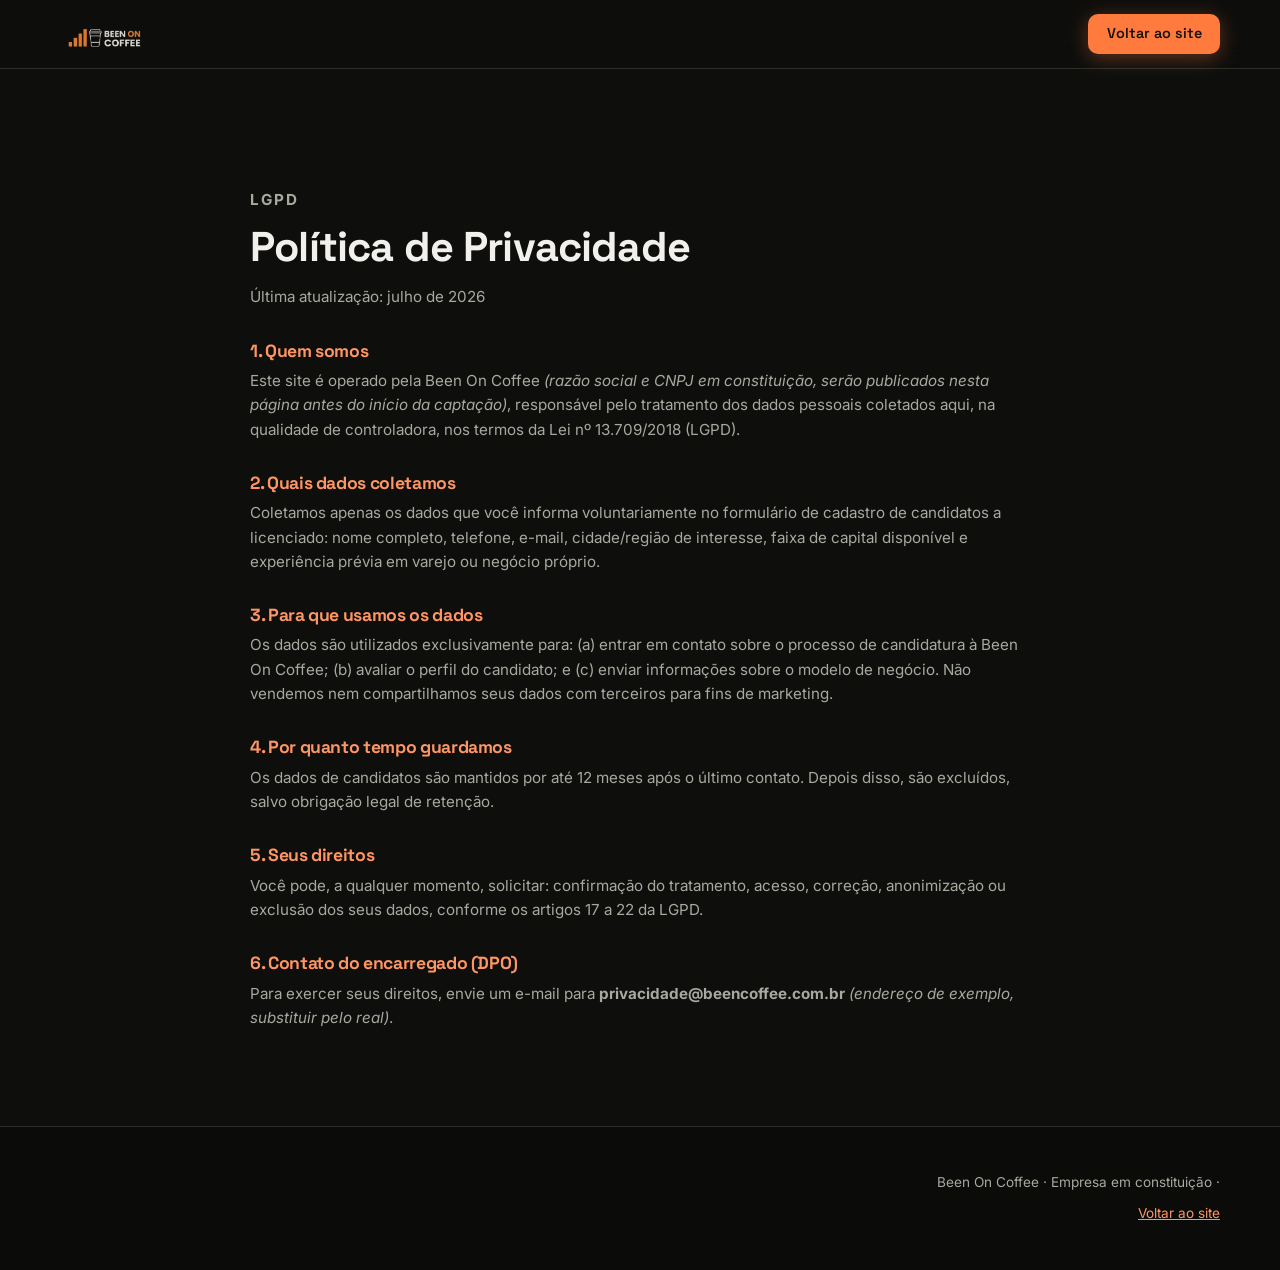
<file: politica-de-privacidade.html>
<!DOCTYPE html>
<html lang="pt-BR">
<head>
  <meta charset="UTF-8" />
  <meta name="viewport" content="width=device-width, initial-scale=1.0" />
  <title>Política de Privacidade, Been On Coffee</title>
  <meta name="description" content="Política de privacidade e tratamento de dados pessoais do site Been On Coffee, em conformidade com a LGPD." />
  <meta name="robots" content="noindex" />
  <meta name="theme-color" content="#0e0f0d" />
  <link rel="icon" href="assets/favicon.svg" type="image/svg+xml" />
  <link rel="icon" href="assets/favicon-32.png" sizes="32x32" type="image/png" />
  <link rel="icon" href="assets/favicon-512.png" sizes="512x512" type="image/png" />
  <link rel="apple-touch-icon" href="assets/favicon-180.png" />
  <link rel="preconnect" href="https://fonts.googleapis.com" />
  <link rel="preconnect" href="https://fonts.gstatic.com" crossorigin />
  <link href="https://fonts.googleapis.com/css2?family=Space+Grotesk:wght@500;600;700&family=Inter:wght@400;500;600&display=swap" rel="stylesheet" />
  <link rel="stylesheet" href="css/styles.css" />
</head>
<body>
  <header class="topo rolado">
    <nav class="topo__nav container" aria-label="Navegação principal">
      <a href="index.html" class="logo" aria-label="Been On Coffee, início">
        <img src="assets/logo-been-on-coffee.png" alt="Been On Coffee" class="logo__imagem" width="306" height="106" />
      </a>
      <a href="index.html" class="botao botao--pequeno">Voltar ao site</a>
    </nav>
  </header>

  <main>
    <section class="secao">
      <div class="container container--estreito politica">
        <p class="secao__rotulo">LGPD</p>
        <h2>Política de Privacidade</h2>
        <p class="secao__sub">Última atualização: julho de 2026</p>

        <!-- DADO REAL NECESSÁRIO: revisar este texto com o jurídico
             e preencher razão social, CNPJ e e-mail do encarregado (DPO). -->

        <h3>1. Quem somos</h3>
        <p>Este site é operado pela Been On Coffee <em>(razão social e CNPJ em constituição, serão publicados nesta página antes do início da captação)</em>, responsável pelo tratamento dos dados pessoais coletados aqui, na qualidade de controladora, nos termos da Lei nº 13.709/2018 (LGPD).</p>

        <h3>2. Quais dados coletamos</h3>
        <p>Coletamos apenas os dados que você informa voluntariamente no formulário de cadastro de candidatos a licenciado: nome completo, telefone, e-mail, cidade/região de interesse, faixa de capital disponível e experiência prévia em varejo ou negócio próprio.</p>

        <h3>3. Para que usamos os dados</h3>
        <p>Os dados são utilizados exclusivamente para: (a) entrar em contato sobre o processo de candidatura à Been On Coffee; (b) avaliar o perfil do candidato; e (c) enviar informações sobre o modelo de negócio. Não vendemos nem compartilhamos seus dados com terceiros para fins de marketing.</p>

        <h3>4. Por quanto tempo guardamos</h3>
        <p>Os dados de candidatos são mantidos por até 12 meses após o último contato. Depois disso, são excluídos, salvo obrigação legal de retenção.</p>

        <h3>5. Seus direitos</h3>
        <p>Você pode, a qualquer momento, solicitar: confirmação do tratamento, acesso, correção, anonimização ou exclusão dos seus dados, conforme os artigos 17 a 22 da LGPD.</p>

        <h3>6. Contato do encarregado (DPO)</h3>
        <p>Para exercer seus direitos, envie um e-mail para <strong>privacidade@beencoffee.com.br</strong> <em>(endereço de exemplo, substituir pelo real)</em>.</p>
      </div>
    </section>
  </main>

  <footer class="rodape">
    <div class="container">
      <!-- DADO REAL NECESSÁRIO (bloqueia o go-live): razão social e CNPJ reais -->
      <p class="rodape__info">Been On Coffee · Empresa em constituição · <a href="index.html">Voltar ao site</a></p>
    </div>
  </footer>
</body>
</html>
</file>
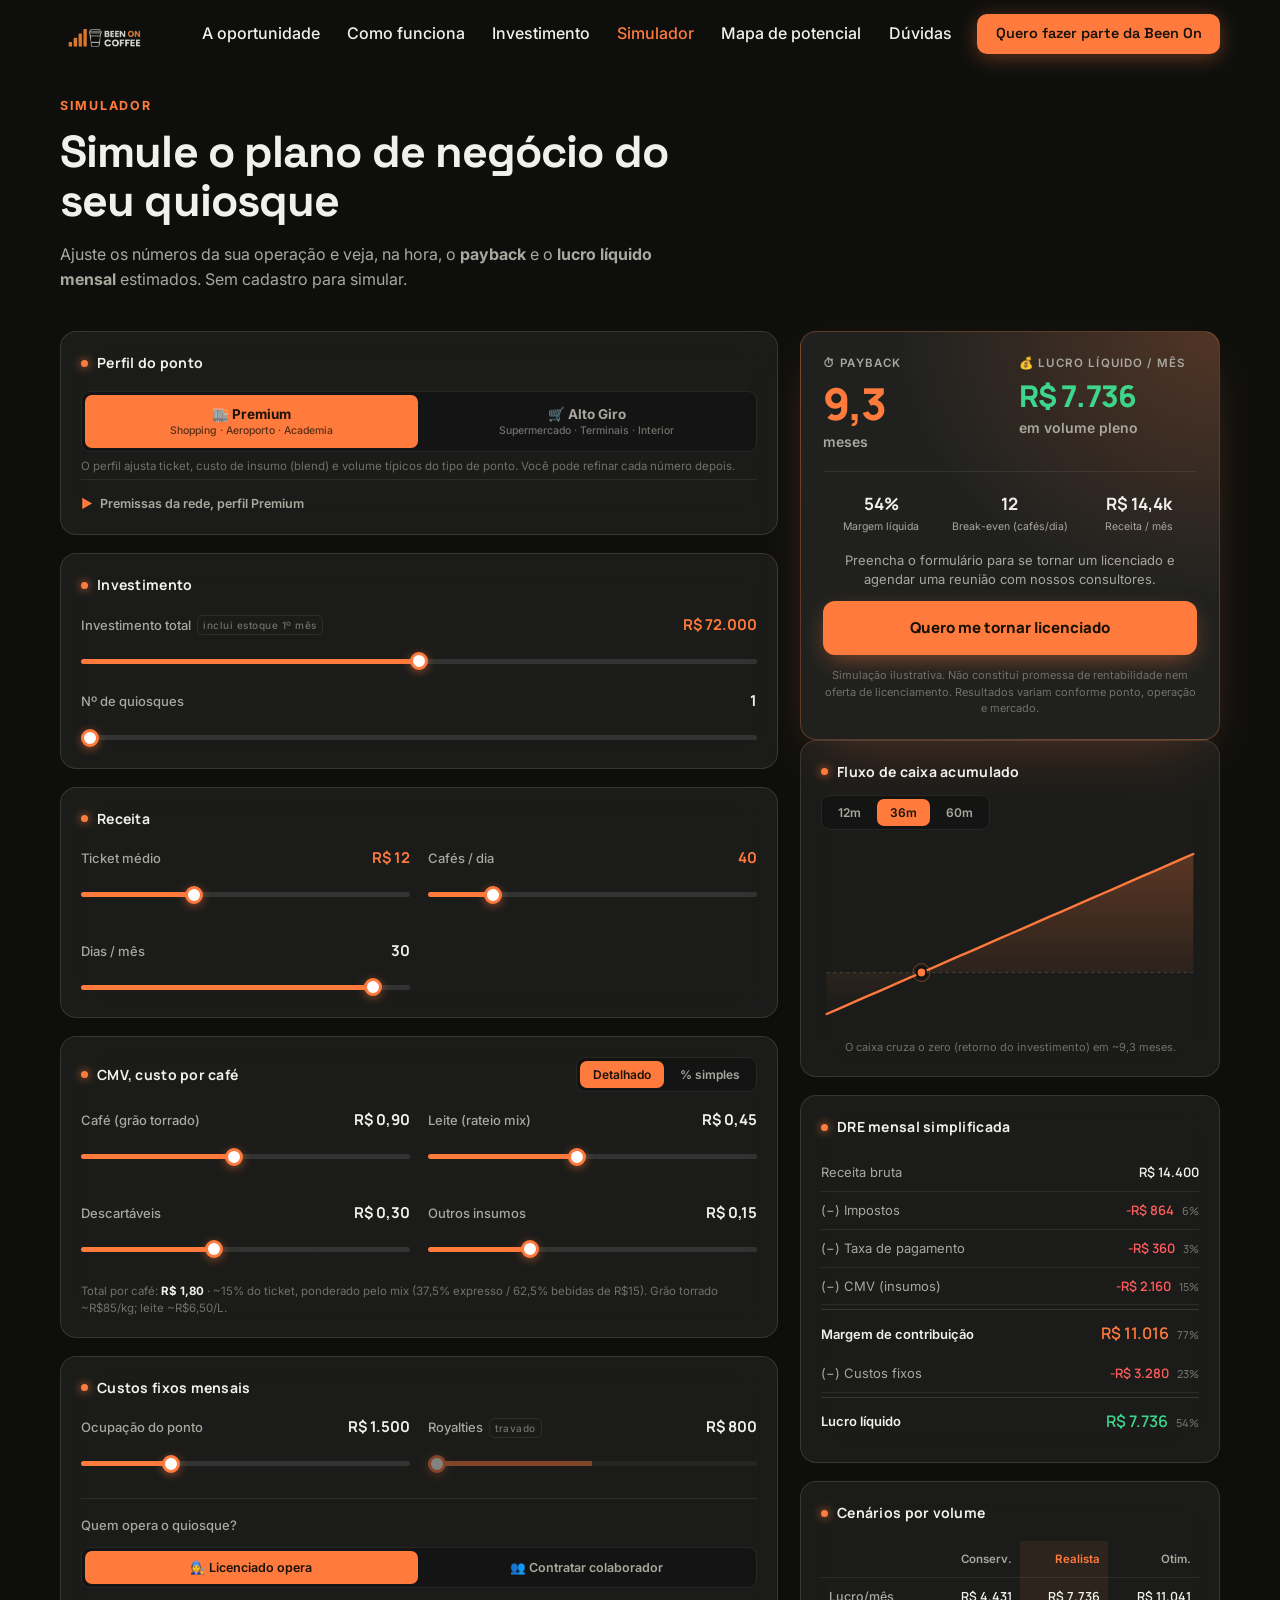
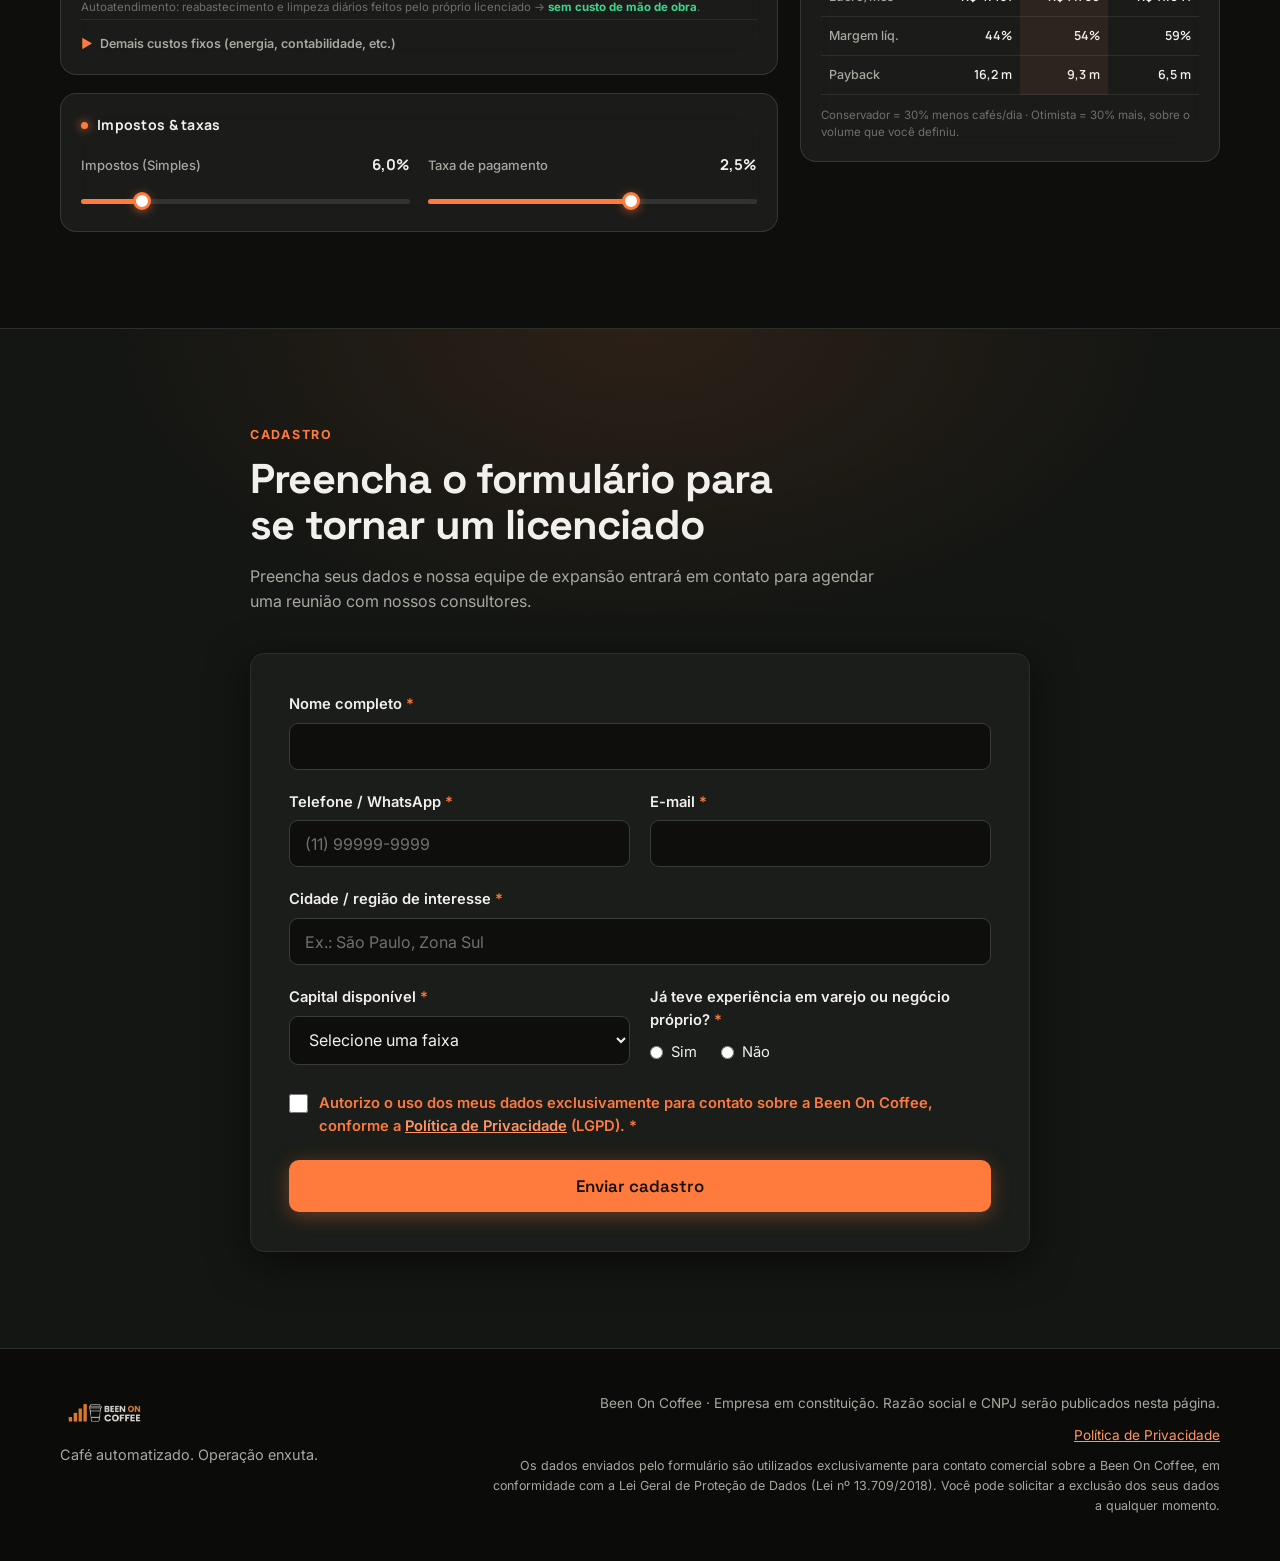
<file: simulador.html>
<!DOCTYPE html>
<html lang="pt-BR">
<head>
  <meta charset="UTF-8" />
  <meta name="viewport" content="width=device-width, initial-scale=1.0" />

  <!-- ===== SEO ===== -->
  <title>Simulador de Plano de Negócio, Been On Coffee</title>
  <meta name="description" content="Simule o plano de negócio de um quiosque Been On Coffee: veja payback e lucro líquido mensal ajustando cafés/dia, ticket médio, ocupação e nº de quiosques. Simulação ilustrativa." />

  <link rel="canonical" href="https://www.beencoffee.com.br/simulador.html" />

  <meta property="og:type" content="website" />
  <meta property="og:title" content="Simulador de Plano de Negócio, Been On Coffee" />
  <meta property="og:description" content="Veja payback e lucro líquido mensal do seu quiosque Been On Coffee. Simulação interativa e ilustrativa." />
  <meta property="og:url" content="https://www.beencoffee.com.br/simulador.html" />
  <meta property="og:image" content="https://www.beencoffee.com.br/assets/quiosque/been-on-coffee-fundo-cinza.jpg" />
  <meta property="og:image:alt" content="Quiosque de autoatendimento Been On Coffee" />
  <meta property="og:locale" content="pt_BR" />
  <meta name="twitter:card" content="summary_large_image" />
  <meta name="theme-color" content="#0e0f0d" />

  <link rel="icon" href="assets/favicon.svg" type="image/svg+xml" />
  <link rel="icon" href="assets/favicon-32.png" sizes="32x32" type="image/png" />
  <link rel="icon" href="assets/favicon-512.png" sizes="512x512" type="image/png" />
  <link rel="apple-touch-icon" href="assets/favicon-180.png" />
  <link rel="preconnect" href="https://fonts.googleapis.com" />
  <link rel="preconnect" href="https://fonts.gstatic.com" crossorigin />
  <link href="https://fonts.googleapis.com/css2?family=Space+Grotesk:wght@500;600;700&family=Inter:wght@400;500;600&family=Manrope:wght@600;700;800&display=swap" rel="stylesheet" />
  <link rel="stylesheet" href="css/styles.css" />
  <link rel="stylesheet" href="css/simulador.css" />
</head>
<body>

  <!-- Acessibilidade: primeiro tab da página pula o menu inteiro -->
  <a href="#conteudo" class="pular-conteudo">Pular para o conteúdo</a>

  <!-- ============================================================
       CABEÇALHO / NAVEGAÇÃO (mesmo do site)
       ============================================================ -->
  <header class="topo" id="topo">
    <nav class="topo__nav container" aria-label="Navegação principal">
      <a href="index.html#hero" class="logo" aria-label="Been On Coffee, início">
        <img src="assets/logo-been-on-coffee.png" alt="Been On Coffee" class="logo__imagem" width="306" height="106" />
      </a>

      <!-- CTA sempre visível no mobile (leva ao cadastro desta página) -->
      <a href="#cadastro" class="botao botao--pequeno topo__cta-mobile">
        <span class="cta-longo">Quero fazer parte da Been On</span><span class="cta-curto">Fazer parte</span>
      </a>

      <button class="topo__hamburguer" id="btn-menu" aria-label="Abrir menu" aria-expanded="false" aria-controls="menu-links">
        <span></span><span></span><span></span>
      </button>

      <ul class="topo__links" id="menu-links">
        <li><a href="index.html#oportunidade">A oportunidade</a></li>
        <li><a href="index.html#como-funciona">Como funciona</a></li>
        <li><a href="index.html#investimento">Investimento</a></li>
        <li><a href="simulador.html" aria-current="page">Simulador</a></li>
        <li><a href="mapa-potencial.html">Mapa de potencial</a></li>
        <li><a href="index.html#faq">Dúvidas</a></li>
        <li><a href="#cadastro" class="botao botao--pequeno">Quero fazer parte da Been On</a></li>
      </ul>
    </nav>
  </header>

  <main id="conteudo">
    <!-- ============================================================
         SIMULADOR DE PLANO DE NEGÓCIO
         ============================================================ -->
    <section class="secao simulador" id="simulador">
      <div class="container">
        <p class="secao__rotulo revelar">Simulador</p>
        <h1 class="revelar" style="font-size:clamp(1.9rem,4.8vw,2.8rem);font-weight:700;max-width:38rem;">
          Simule o plano de negócio do seu quiosque
        </h1>
        <p class="secao__sub revelar">
          Ajuste os números da sua operação e veja, na hora, o <strong>payback</strong> e o
          <strong>lucro líquido mensal</strong> estimados. Sem cadastro para simular.
        </p>

        <!-- ============ LAYOUT: CONTROLES + RESULTADOS ============
             Sem 'revelar' de propósito: a calculadora é o conteúdo principal e
             deve aparecer imediatamente, sem depender da animação de scroll. -->
        <div class="sim-layout">

          <!-- ---------- COLUNA DE CONTROLES ---------- -->
          <div class="sim-controls">

            <!-- Perfil do ponto (ajusta ticket + CMV + volume) -->
            <div class="sim-card">
              <div class="sim-card-title"><span class="dot"></span>Perfil do ponto</div>
              <div class="sim-toggle toggle-wide sim-perfil" role="group" aria-label="Perfil do ponto">
                <button type="button" id="perfil-premium" class="on" aria-pressed="true">
                  <span class="pf-t">🏬 Premium</span>
                  <span class="pf-s">Shopping · Aeroporto · Academia</span>
                </button>
                <button type="button" id="perfil-altogiro" aria-pressed="false">
                  <span class="pf-t">🛒 Alto Giro</span>
                  <span class="pf-s">Supermercado · Terminais · Interior</span>
                </button>
              </div>
              <div class="sim-hint">O perfil ajusta ticket, custo de insumo (blend) e volume típicos do tipo de ponto. Você pode refinar cada número depois.</div>

              <details class="sim-adv sim-premissas">
                <summary><span class="chev">▶</span><span id="premissas-titulo">Premissas da rede, perfil Premium</span></summary>
                <div class="body" id="premissas-corpo"><!-- preenchido pelo simulador.js --></div>
              </details>
            </div>

            <!-- Investimento -->
            <div class="sim-card">
              <div class="sim-card-title"><span class="dot"></span>Investimento</div>
              <div class="sim-field">
                <div class="sim-field-head">
                  <span class="sim-field-label">Investimento total <span class="sim-lock">inclui estoque 1º mês</span></span>
                  <span class="sim-field-val accent" id="v-capex">R$ 72.000</span>
                </div>
                <input type="range" id="capex" min="69000" max="75000" step="500" value="72000" aria-label="Investimento por quiosque" />
                <div class="sim-hint" id="capex-hint" style="display:none"></div>
              </div>
              <div class="sim-field" style="margin-bottom:0">
                <div class="sim-field-head"><span class="sim-field-label">Nº de quiosques</span><span class="sim-field-val" id="v-unid">1</span></div>
                <input type="range" id="unid" min="1" max="10" step="1" value="1" aria-label="Número de quiosques" />
              </div>
            </div>

            <!-- Receita -->
            <div class="sim-card">
              <div class="sim-card-title"><span class="dot"></span>Receita</div>
              <div class="sim-grid2">
                <div class="sim-field">
                  <div class="sim-field-head"><span class="sim-field-label">Ticket médio</span><span class="sim-field-val accent" id="v-ticket">R$ 12</span></div>
                  <input type="range" id="ticket" min="9" max="18" step="0.5" value="12" aria-label="Ticket médio" />
                </div>
                <div class="sim-field">
                  <div class="sim-field-head"><span class="sim-field-label">Cafés / dia</span><span class="sim-field-val accent" id="v-copos">40</span></div>
                  <input type="range" id="copos" min="5" max="200" step="1" value="40" aria-label="Cafés por dia" />
                </div>
                <div class="sim-field" style="margin-bottom:0">
                  <div class="sim-field-head"><span class="sim-field-label">Dias / mês</span><span class="sim-field-val" id="v-dias">30</span></div>
                  <input type="range" id="dias" min="20" max="31" step="1" value="30" aria-label="Dias por mês" />
                </div>
              </div>
            </div>

            <!-- CMV — custo por café -->
            <div class="sim-card">
              <div class="sim-card-title" style="justify-content:space-between">
                <span style="display:flex;align-items:center;gap:9px"><span class="dot"></span>CMV, custo por café</span>
                <span class="sim-toggle">
                  <button type="button" id="cmv-det" class="on">Detalhado</button>
                  <button type="button" id="cmv-simp">% simples</button>
                </span>
              </div>
              <div id="cmv-detailed">
                <div class="sim-grid2">
                  <div class="sim-field">
                    <div class="sim-field-head"><span class="sim-field-label">Café (grão torrado)</span><span class="sim-field-val" id="v-cafe">R$ 0,90</span></div>
                    <input type="range" id="cafe" min="0.30" max="1.60" step="0.01" value="0.90" aria-label="Custo do café por copo" />
                  </div>
                  <div class="sim-field">
                    <div class="sim-field-head"><span class="sim-field-label">Leite (rateio mix)</span><span class="sim-field-val" id="v-leite">R$ 0,45</span></div>
                    <input type="range" id="leite" min="0" max="1.00" step="0.01" value="0.45" aria-label="Custo do leite por copo" />
                  </div>
                  <div class="sim-field">
                    <div class="sim-field-head"><span class="sim-field-label">Descartáveis</span><span class="sim-field-val" id="v-desc">R$ 0,30</span></div>
                    <input type="range" id="desc" min="0.10" max="0.60" step="0.01" value="0.30" aria-label="Custo de descartáveis por copo" />
                  </div>
                  <div class="sim-field">
                    <div class="sim-field-head"><span class="sim-field-label">Outros insumos</span><span class="sim-field-val" id="v-outros">R$ 0,15</span></div>
                    <input type="range" id="outros" min="0" max="0.50" step="0.01" value="0.15" aria-label="Outros insumos por copo" />
                  </div>
                </div>
                <div class="sim-hint">Total por café: <strong id="v-cmvcopo">R$ 1,80</strong> · <span id="cmv-mixnota">~15% do ticket, ponderado pelo mix (37,5% expresso / 62,5% bebidas de R$15). Grão torrado ~R$85/kg; leite ~R$6,50/L.</span></div>
              </div>
              <div id="cmv-simple" style="display:none">
                <div class="sim-field" style="margin-bottom:0">
                  <div class="sim-field-head"><span class="sim-field-label">CMV sobre a receita</span><span class="sim-field-val" id="v-cmvpct">15,0%</span></div>
                  <input type="range" id="cmvpct" min="6" max="30" step="0.5" value="15" aria-label="CMV como percentual da receita" />
                </div>
              </div>
            </div>

            <!-- Custos fixos mensais -->
            <div class="sim-card">
              <div class="sim-card-title"><span class="dot"></span>Custos fixos mensais</div>
              <div class="sim-grid2">
                <div class="sim-field">
                  <div class="sim-field-head"><span class="sim-field-label">Ocupação do ponto</span><span class="sim-field-val" id="v-ocup">R$ 1.500</span></div>
                  <input type="range" id="ocup" min="800" max="3500" step="50" value="1500" aria-label="Custo de ocupação do ponto" />
                </div>
                <div class="sim-field">
                  <div class="sim-field-head"><span class="sim-field-label">Royalties <span class="sim-lock">travado</span></span><span class="sim-field-val" id="v-roy">R$ 800</span></div>
                  <input type="range" id="roy" min="800" max="800" value="800" disabled aria-label="Royalties (fixo)" />
                </div>
              </div>

              <div class="sim-labor">
                <div class="sim-field-head" style="margin-bottom:11px">
                  <span class="sim-field-label">Quem opera o quiosque?</span>
                </div>
                <div class="sim-toggle toggle-wide" role="group" aria-label="Quem opera o quiosque">
                  <button type="button" id="lab-self" class="on">🧑‍🔧 Licenciado opera</button>
                  <button type="button" id="lab-hire">👥 Contratar colaborador</button>
                </div>
                <div id="labor-wrap" style="display:none;margin-top:16px">
                  <div class="sim-field-head"><span class="sim-field-label">Custo do colaborador (salário + encargos)</span><span class="sim-field-val" id="v-mo">R$ 2.600</span></div>
                  <input type="range" id="mo" min="1500" max="5000" step="100" value="2600" aria-label="Custo do colaborador" />
                  <div class="sim-hint">Valor mensal já com encargos (FGTS, 13º, férias). No autoatendimento, um colaborador de meio período costuma bastar. Para operação integral, use a faixa superior.</div>
                </div>
                <div id="labor-self-note" class="sim-hint" style="margin-top:11px">Autoatendimento: reabastecimento e limpeza diários feitos pelo próprio licenciado → <strong style="color:var(--sim-positive)">sem custo de mão de obra</strong>.</div>
              </div>

              <details class="sim-adv">
                <summary><span class="chev">▶</span>Demais custos fixos (energia, contabilidade, etc.)</summary>
                <div class="body sim-grid2">
                  <div class="sim-field">
                    <div class="sim-field-head"><span class="sim-field-label">Energia</span><span class="sim-field-val" id="v-ener">R$ 200</span></div>
                    <input type="range" id="ener" min="100" max="400" step="10" value="200" aria-label="Energia" />
                  </div>
                  <div class="sim-field">
                    <div class="sim-field-head"><span class="sim-field-label">Conectividade</span><span class="sim-field-val" id="v-conec">R$ 70</span></div>
                    <input type="range" id="conec" min="0" max="200" step="10" value="70" aria-label="Conectividade" />
                  </div>
                  <div class="sim-field">
                    <div class="sim-field-head"><span class="sim-field-label">Manutenção técnica</span><span class="sim-field-val" id="v-manut">R$ 150</span></div>
                    <input type="range" id="manut" min="0" max="400" step="10" value="150" aria-label="Manutenção técnica" />
                  </div>
                  <div class="sim-field">
                    <div class="sim-field-head"><span class="sim-field-label">Contabilidade</span><span class="sim-field-val" id="v-cont">R$ 400</span></div>
                    <input type="range" id="cont" min="0" max="800" step="10" value="400" aria-label="Contabilidade" />
                  </div>
                  <div class="sim-field">
                    <div class="sim-field-head"><span class="sim-field-label">Seguro + higienização</span><span class="sim-field-val" id="v-seg">R$ 160</span></div>
                    <input type="range" id="seg" min="0" max="400" step="10" value="160" aria-label="Seguro e higienização" />
                  </div>
                </div>
                <div class="sim-hint">Contabilidade: R$ 400 assume plano para <strong>comércio no Simples</strong> (com NF, estoque e conciliação de cartão/PIX). A <strong>abertura da empresa</strong> (~R$500–1.500) é custo único e entra no investimento inicial, não aqui.</div>
              </details>
            </div>

            <!-- Impostos & taxas -->
            <div class="sim-card">
              <div class="sim-card-title"><span class="dot"></span>Impostos &amp; taxas</div>
              <div class="sim-grid2">
                <div class="sim-field" style="margin-bottom:0">
                  <div class="sim-field-head"><span class="sim-field-label">Impostos (Simples)</span><span class="sim-field-val" id="v-imp">6,0%</span></div>
                  <input type="range" id="imp" min="4" max="16" step="0.5" value="6" aria-label="Impostos (Simples)" />
                </div>
                <div class="sim-field" style="margin-bottom:0">
                  <div class="sim-field-head"><span class="sim-field-label">Taxa de pagamento</span><span class="sim-field-val" id="v-tax">2,5%</span></div>
                  <input type="range" id="tax" min="0" max="4" step="0.1" value="2.5" aria-label="Taxa de pagamento" />
                </div>
              </div>
            </div>
          </div>

          <!-- ---------- COLUNA DE RESULTADOS ---------- -->
          <div class="sim-results">
            <div class="sim-hero">
              <div class="sim-hero-grid">
                <div class="sim-hero-item">
                  <div class="lbl">⏱ Payback</div>
                  <div class="sim-hero-num payback" id="r-payback">9,3</div>
                  <div class="sim-hero-unit" id="r-payback-u">meses</div>
                </div>
                <div class="sim-hero-item">
                  <div class="lbl">💰 Lucro líquido / mês</div>
                  <div class="sim-hero-num profit" id="r-lucro">R$ 7.736</div>
                  <div class="sim-hero-unit">em volume pleno</div>
                </div>
              </div>
              <div class="sim-hero-sep"></div>
              <div class="sim-kpi-row">
                <div class="sim-kpi"><div class="kv" id="r-margem">54%</div><div class="kl">Margem líquida</div></div>
                <div class="sim-kpi"><div class="kv" id="r-be">12</div><div class="kl">Break-even (cafés/dia)</div></div>
                <div class="sim-kpi"><div class="kv" id="r-receita">R$ 14,4k</div><div class="kl">Receita / mês</div></div>
              </div>
              <div class="sim-be-aviso" id="be-aviso" role="note" hidden></div>
              <p class="sim-cta-lead">Preencha o formulário para se tornar um licenciado e agendar uma reunião com nossos consultores.</p>
              <a class="sim-cta" href="#cadastro">Quero me tornar licenciado</a>
              <div class="sim-disclaimer">Simulação ilustrativa. Não constitui promessa de rentabilidade nem oferta de licenciamento. Resultados variam conforme ponto, operação e mercado.</div>
            </div>

            <div class="sim-card">
              <div class="sim-chart-head">
                <div class="sim-card-title" style="margin-bottom:0"><span class="dot"></span>Fluxo de caixa acumulado</div>
                <span class="sim-toggle" role="group" aria-label="Horizonte do gráfico">
                  <button type="button" class="hz" data-hz="12">12m</button>
                  <button type="button" class="hz on" data-hz="36">36m</button>
                  <button type="button" class="hz" data-hz="60">60m</button>
                </span>
              </div>
              <div class="sim-chart-box"><svg id="sim-chart" viewBox="0 0 400 190" preserveAspectRatio="none" style="width:100%;height:190px" role="img" aria-label="Gráfico do fluxo de caixa acumulado ao longo dos meses"></svg></div>
              <div class="sim-chart-cap" id="sim-chart-cap">O caixa cruza o zero (retorno do investimento) em ~9,3 meses.</div>
            </div>

            <div class="sim-card">
              <div class="sim-card-title"><span class="dot"></span>DRE mensal simplificada</div>
              <div id="sim-dre"><!-- preenchido pelo simulador.js --></div>
            </div>

            <div class="sim-card">
              <div class="sim-card-title"><span class="dot"></span>Cenários por volume</div>
              <table class="sim-scen">
                <colgroup><col><col><col class="real"><col></colgroup>
                <thead><tr><th></th><th>Conserv.</th><th class="real-h">Realista</th><th>Otim.</th></tr></thead>
                <tbody id="sim-scen"><!-- preenchido pelo simulador.js --></tbody>
              </table>
              <p class="sim-hint" style="margin-top:12px">Conservador = 30% menos cafés/dia · Otimista = 30% mais, sobre o volume que você definiu.</p>
            </div>
          </div>
        </div>
      </div>
    </section>

    <!-- ============================================================
         CADASTRO (mesmo formulário da home; validado pelo script.js)
         ============================================================ -->
    <section class="secao secao--cta" id="cadastro">
      <div class="container container--estreito">
        <p class="secao__rotulo revelar">Cadastro</p>
        <h2 class="revelar">Preencha o formulário para se tornar um licenciado</h2>
        <p class="secao__sub revelar">Preencha seus dados e nossa equipe de expansão entrará em contato para agendar uma reunião com nossos consultores.</p>

        <form class="formulario revelar" id="form-franqueado" novalidate>
          <div class="campo">
            <label for="nome">Nome completo <span aria-hidden="true">*</span></label>
            <input type="text" id="nome" name="nome" autocomplete="name" required minlength="5" />
            <p class="campo__erro" id="erro-nome" role="alert" hidden>Informe seu nome completo.</p>
          </div>

          <div class="formulario__linha">
            <div class="campo">
              <label for="telefone">Telefone / WhatsApp <span aria-hidden="true">*</span></label>
              <input type="tel" id="telefone" name="telefone" autocomplete="tel" inputmode="tel" placeholder="(11) 99999-9999" required />
              <p class="campo__erro" id="erro-telefone" role="alert" hidden>Informe um telefone válido com DDD.</p>
            </div>
            <div class="campo">
              <label for="email">E-mail <span aria-hidden="true">*</span></label>
              <input type="email" id="email" name="email" autocomplete="email" required />
              <p class="campo__erro" id="erro-email" role="alert" hidden>Informe um e-mail válido.</p>
            </div>
          </div>

          <div class="campo">
            <label for="cidade">Cidade / região de interesse <span aria-hidden="true">*</span></label>
            <input type="text" id="cidade" name="cidade" required minlength="3" placeholder="Ex.: São Paulo, Zona Sul" />
            <p class="campo__erro" id="erro-cidade" role="alert" hidden>Informe a cidade ou região de interesse.</p>
          </div>

          <div class="formulario__linha">
            <div class="campo">
              <label for="capital">Capital disponível <span aria-hidden="true">*</span></label>
              <select id="capital" name="capital" required>
                <option value="">Selecione uma faixa</option>
                <option value="ate-100k">Até R$ 100 mil</option>
                <option value="100k-150k">R$ 100 mil a R$ 150 mil</option>
                <option value="150k-250k">R$ 150 mil a R$ 250 mil</option>
                <option value="acima-250k">Acima de R$ 250 mil</option>
              </select>
              <p class="campo__erro" id="erro-capital" role="alert" hidden>Selecione a faixa de capital disponível.</p>
            </div>
            <fieldset class="campo campo--radio">
              <legend>Já teve experiência em varejo ou negócio próprio? <span aria-hidden="true">*</span></legend>
              <div class="campo__opcoes">
                <label><input type="radio" name="experiencia" value="sim" required /> Sim</label>
                <label><input type="radio" name="experiencia" value="nao" /> Não</label>
              </div>
              <p class="campo__erro" id="erro-experiencia" role="alert" hidden>Selecione uma opção.</p>
            </fieldset>
          </div>

          <!-- Consentimento LGPD explícito (obrigatório) — registrado no payload do lead -->
          <div class="campo campo--consentimento">
            <label class="consentimento">
              <input type="checkbox" id="consentimento" name="consentimento" required />
              <span>
                Autorizo o uso dos meus dados exclusivamente para contato sobre a
                Been On Coffee, conforme a
                <a href="politica-de-privacidade.html">Política de Privacidade</a> (LGPD).
                <span aria-hidden="true">*</span>
              </span>
            </label>
            <p class="campo__erro" id="erro-consentimento" role="alert" hidden>Para enviar, é preciso autorizar o contato.</p>
          </div>

          <button type="submit" class="botao botao--grande botao--largura-total">Enviar cadastro</button>
        </form>

        <!-- Mensagem de confirmação (aparece no lugar do formulário após envio) -->
        <div class="confirmacao" id="confirmacao" hidden role="status">
          <svg viewBox="0 0 48 48" aria-hidden="true"><circle cx="24" cy="24" r="21" fill="none" stroke="currentColor" stroke-width="3"/><path d="M14 25l7 7 13-15" fill="none" stroke="currentColor" stroke-width="3" stroke-linecap="round" stroke-linejoin="round"/></svg>
          <h3>Cadastro recebido!</h3>
          <p>Obrigado pelo interesse na Been On Coffee. Nossa equipe de expansão entrará em contato logo na sequência para agendar sua reunião.</p>
        </div>
      </div>
    </section>
  </main>

  <!-- ============================================================
       RODAPÉ (mesmo do site)
       ============================================================ -->
  <footer class="rodape">
    <div class="container rodape__grade">
      <div>
        <a href="index.html#hero" class="logo logo--rodape" aria-label="Been On Coffee">
          <img src="assets/logo-been-on-coffee.png" alt="Been On Coffee" class="logo__imagem" width="306" height="106" />
        </a>
        <p class="rodape__slogan">Café automatizado. Operação enxuta.</p>
      </div>
      <div class="rodape__info">
        <!-- DADO REAL NECESSÁRIO (bloqueia o go-live): razão social e CNPJ reais -->
        <p>Been On Coffee · Empresa em constituição. Razão social e CNPJ serão publicados nesta página.</p>
        <p><a href="politica-de-privacidade.html">Política de Privacidade</a></p>
        <p class="rodape__lgpd">
          Os dados enviados pelo formulário são utilizados exclusivamente para contato
          comercial sobre a Been On Coffee, em conformidade com a Lei Geral de Proteção de
          Dados (Lei nº 13.709/2018). Você pode solicitar a exclusão dos seus dados a
          qualquer momento.
        </p>
      </div>
    </div>
  </footer>

  <script src="js/script.js" defer></script>
  <script src="js/simulador.js" defer></script>
</body>
</html>
</file>
<file: css/styles.css>
/* ============================================================
   Been On Coffee — Site de vendas de franquia
   Identidade: grafite escuro + laranja neon #FF7A3D · tech-forward
   Tipografia: Space Grotesk (headlines) + Inter (corpo)
   Mobile-first: base para celular, @media para desktop
   ============================================================ */

:root {
  /* Base grafite */
  --grafite-900: #0e0f0d;   /* fundo principal */
  --grafite-850: #141613;   /* seções alternadas */
  --grafite-800: #1a1d19;   /* cards */
  --grafite-700: #24272257; /* vidro translúcido */
  --borda: #2b2f2a;
  --borda-clara: #383d36;

  /* Acento laranja neon */
  --neon: #ff7a3d;
  --neon-claro: #ff9563;
  --neon-escuro: #e5622a;
  --neon-brilho: rgba(255, 122, 61, .35);

  /* Acento madeira sutil (uso pontual) */
  --madeira: #a9713f;

  /* Texto */
  --texto: #f2f0ec;
  --texto-suave: #a8a89f;
  --texto-fraco: #6f716a;

  --fonte-titulo: "Space Grotesk", system-ui, sans-serif;
  --fonte-texto: "Inter", system-ui, sans-serif;

  --raio: 14px;
  --sombra: 0 10px 40px rgba(0, 0, 0, .5);
  --transicao: .25s ease;
  --largura: 1160px;

  /* Altura real do header fixo — medida pelo script.js a cada resize.
     Usada em scroll-padding (âncoras), no topo do menu mobile e nos
     espaçamentos de página. Sem isso, todo clique de menu parava com o
     título escondido atrás do header. */
  --altura-topo: 68px;
  /* Altura da barra de CTA fixa no mobile (0 quando ela está oculta) */
  --altura-barra-cta: 0px;
}

* { margin: 0; padding: 0; box-sizing: border-box; }

/* scroll-padding em html E body: o overflow-x do body propaga para a viewport,
   e o navegador lê o scroll-padding do elemento que propagou. Sem os dois,
   toda âncora parava com o título escondido atrás do header fixo. */
html, body {
  scroll-behavior: smooth;
  scroll-padding-top: calc(var(--altura-topo) + 14px);
}

body {
  font-family: var(--fonte-texto);
  background: var(--grafite-900);
  color: var(--texto);
  line-height: 1.6;
  -webkit-font-smoothing: antialiased;
  overflow-x: hidden;
  /* Nunca deixa a barra de CTA fixa cobrir o fim do conteúdo */
  padding-bottom: var(--altura-barra-cta);
}

/* Trava o scroll do fundo enquanto o menu mobile está aberto —
   antes a página rolava por baixo do menu, dando a sensação de
   "navegação flutuando" solta sobre o conteúdo. */
body.menu-aberto { overflow: hidden; }

img, svg, video { max-width: 100%; display: block; }

h1, h2, h3 { font-family: var(--fonte-titulo); line-height: 1.1; letter-spacing: -.02em; }

a { color: var(--neon-claro); }

/* Acessibilidade: foco visível */
a:focus-visible, button:focus-visible, input:focus-visible,
select:focus-visible, summary:focus-visible {
  outline: 3px solid var(--neon);
  outline-offset: 2px;
  border-radius: 4px;
}

.container {
  width: min(var(--largura), 100% - 2.5rem);
  margin-inline: auto;
}
.container--estreito { max-width: 780px; }

/* ============ ANIMAÇÃO DE ENTRADA (scroll reveal) ============ */
/* Sem will-change aqui de propósito: são ~70 elementos .revelar na home e o
   will-change permanente cria uma camada de composição para cada um, pesando
   scroll e memória no celular sem ganho — a transição já é só opacity+transform. */
.revelar {
  opacity: 0;
  transform: translateY(28px);
  transition: opacity .7s ease, transform .7s cubic-bezier(.2, .7, .2, 1);
}
.revelar.visivel { opacity: 1; transform: none; }

/* ============ BOTÕES ============ */
.botao {
  display: inline-flex;
  align-items: center;
  justify-content: center;
  gap: .5rem;
  background: var(--neon);
  color: #17110b;
  font-family: var(--fonte-titulo);
  font-weight: 600;
  text-decoration: none;
  border: none;
  border-radius: 10px;
  cursor: pointer;
  transition: transform var(--transicao), box-shadow var(--transicao), background var(--transicao);
  box-shadow: 0 4px 20px var(--neon-brilho);
}
.botao:hover { transform: translateY(-2px); background: var(--neon-claro); box-shadow: 0 8px 28px var(--neon-brilho); }
.botao--pequeno { padding: .55rem 1.15rem; font-size: .9rem; }
.botao--grande { padding: .95rem 2rem; font-size: 1.05rem; }
.botao--largura-total { width: 100%; }
.botao--fantasma {
  background: transparent;
  color: var(--texto);
  border: 1px solid var(--borda-clara);
  box-shadow: none;
}
.botao--fantasma:hover { background: rgba(255, 255, 255, .06); border-color: var(--neon); color: var(--texto); box-shadow: none; }

/* ============ CABEÇALHO (sticky + glass ao rolar) ============ */
.topo {
  position: fixed;
  top: 0; left: 0; right: 0;
  z-index: 50;
  transition: background var(--transicao), border-color var(--transicao), backdrop-filter var(--transicao);
  border-bottom: 1px solid transparent;
  padding-top: env(safe-area-inset-top, 0px);
}
.topo.rolado {
  background: rgba(14, 15, 13, .72);
  backdrop-filter: blur(14px) saturate(1.2);
  -webkit-backdrop-filter: blur(14px) saturate(1.2);
  border-bottom-color: var(--borda);
}
/* No celular o header nunca fica 100% transparente: sobre o vídeo do hero ele
   parecia "solto"/flutuando, e logo + CTA + hambúrguer ficavam ilegíveis
   dependendo do frame do vídeo. */
@media (max-width: 799px) {
  .topo {
    background: rgba(14, 15, 13, .78);
    backdrop-filter: blur(12px) saturate(1.15);
    -webkit-backdrop-filter: blur(12px) saturate(1.15);
  }
  .topo.rolado { background: rgba(14, 15, 13, .93); border-bottom-color: var(--borda); }
}
.topo__nav {
  display: flex;
  align-items: center;
  justify-content: space-between;
  gap: .5rem;
  padding-block: .85rem;
}
.logo {
  display: inline-flex;
  align-items: center;
  gap: .55rem;
  text-decoration: none;
  color: var(--texto);
}
.logo__imagem { width: auto; height: 32px; display: block; }

.topo__hamburguer {
  display: flex;
  flex-direction: column;
  gap: 5px;
  background: none;
  border: none;
  padding: .5rem;
  cursor: pointer;
}
.topo__hamburguer span {
  width: 24px; height: 2.5px;
  background: var(--texto);
  border-radius: 2px;
  transition: var(--transicao);
}
.topo__hamburguer[aria-expanded="true"] span:nth-child(1) { transform: translateY(7.5px) rotate(45deg); }
.topo__hamburguer[aria-expanded="true"] span:nth-child(2) { opacity: 0; }
.topo__hamburguer[aria-expanded="true"] span:nth-child(3) { transform: translateY(-7.5px) rotate(-45deg); }

/* Painel do menu mobile: position:fixed (não absolute) ancorado na altura real
   do header, com rolagem própria e área segura do iPhone. Antes ele era
   absolute dentro do header e podia estourar a tela em aparelhos baixos. */
.topo__links {
  list-style: none;
  position: fixed;
  /* --altura-topo é medida no header inteiro e JÁ inclui o padding de safe-area
     do iPhone; somar env() de novo empurraria o menu para baixo do notch. */
  top: var(--altura-topo);
  left: 0; right: 0;
  max-height: calc(100dvh - var(--altura-topo));
  overflow-y: auto;
  overscroll-behavior: contain;
  background: rgba(14, 15, 13, .97);
  backdrop-filter: blur(16px);
  -webkit-backdrop-filter: blur(16px);
  border-bottom: 1px solid var(--borda);
  box-shadow: 0 18px 40px rgba(0, 0, 0, .45);
  padding: 1rem 1.25rem calc(1.4rem + env(safe-area-inset-bottom, 0px));
  display: flex;
  flex-direction: column;
  gap: .35rem;
  /* fechado: invisível e fora do fluxo de foco, sem usar display:none
     (permite transição de entrada/saída) */
  opacity: 0;
  visibility: hidden;
  transform: translateY(-10px);
  /* visibility com delay explícito: ao ABRIR vira visible na hora (senão o
     foco do teclado cai num elemento ainda invisível); ao FECHAR só some
     depois do fade terminar. */
  transition: opacity .22s ease, transform .22s ease, visibility 0s linear .22s;
}
.topo__links.aberto {
  opacity: 1;
  visibility: visible;
  transform: none;
  transition: opacity .22s ease, transform .22s ease, visibility 0s;
}
.topo__links li { display: flex; }
.topo__links a:not(.botao) {
  flex: 1;
  color: var(--texto);
  text-decoration: none;
  font-weight: 500;
  /* alvo de toque confortável (>=44px) em vez de link solto */
  padding: .8rem .6rem;
  border-radius: 10px;
  transition: background var(--transicao), color var(--transicao);
}
.topo__links a:not(.botao):hover { color: var(--neon-claro); background: rgba(255, 255, 255, .05); }
.topo__links .botao { margin-top: .6rem; padding-block: .8rem; }
/* Seção em que o visitante está agora (scrollspy do script.js) */
.topo__links a[aria-current="true"],
.topo__links a[aria-current="page"] { color: var(--neon); }

/* Fundo escuro atrás do menu aberto (criado pelo script.js) */
.topo__backdrop {
  position: fixed;
  inset: 0;
  z-index: 40;
  background: rgba(6, 7, 6, .55);
  backdrop-filter: blur(2px);
  -webkit-backdrop-filter: blur(2px);
  opacity: 0;
  visibility: hidden;
  transition: opacity .22s ease, visibility 0s linear .22s;
  border: 0;
  cursor: pointer;
}
.topo__backdrop.aberto { opacity: 1; visibility: visible; transition: opacity .22s ease, visibility 0s; }

/* ============ 1. HERO COM VÍDEO ============ */
.hero {
  position: relative;
  min-height: 100svh;
  display: flex;
  align-items: center;
  overflow: hidden;
  /* fallback caso o vídeo/poster não carregue */
  background:
    radial-gradient(ellipse 90% 70% at 70% 10%, rgba(255, 122, 61, .18), transparent 60%),
    linear-gradient(160deg, #1a1c17, var(--grafite-900));
}
.hero__video {
  position: absolute;
  inset: 0;
  width: 100%; height: 100%;
  object-fit: cover;
  z-index: 1;
  opacity: 0;                 /* só aparece quando o vídeo real toca */
  transition: opacity .8s ease;
}
.hero.com-video .hero__video { opacity: 1; }

/* ---- Animação de fundo (vapor + brilho), visível sem vídeo ---- */
.hero__animacao {
  position: absolute;
  inset: 0;
  z-index: 0;
  overflow: hidden;
}
.hero.com-video .hero__animacao { display: none; }
.hero__animacao::before {
  content: "";
  position: absolute;
  inset: -25%;
  background:
    radial-gradient(circle at 72% 28%, rgba(255, 122, 61, .28), transparent 42%),
    radial-gradient(circle at 30% 80%, rgba(255, 122, 61, .12), transparent 50%);
  animation: derivaGlow 16s ease-in-out infinite alternate;
}
.vapor {
  position: absolute;
  bottom: 14%;
  width: 90px; height: 260px;
  background: radial-gradient(ellipse at bottom, rgba(255, 245, 235, .16), transparent 68%);
  filter: blur(18px);
  opacity: 0;
  transform: translateY(30px) scaleX(.8);
  animation: subirVapor 8s ease-in infinite;
}
.vapor--1 { left: 58%; animation-delay: 0s; }
.vapor--2 { left: 66%; animation-delay: 2.4s; }
.vapor--3 { left: 74%; animation-delay: 4.1s; }
.vapor--4 { left: 62%; animation-delay: 6s; height: 320px; }
@keyframes subirVapor {
  0%   { opacity: 0; transform: translateY(40px) scaleX(.7); }
  25%  { opacity: .8; }
  60%  { opacity: .5; }
  100% { opacity: 0; transform: translateY(-220px) scaleX(1.25); }
}
@keyframes derivaGlow {
  0%   { transform: translate(0, 0); }
  100% { transform: translate(-6%, 4%); }
}

.hero__overlay {
  position: absolute;
  inset: 0;
  z-index: 2;
  background:
    linear-gradient(180deg, rgba(14, 15, 13, .55) 0%, rgba(14, 15, 13, .35) 40%, rgba(14, 15, 13, .92) 100%),
    linear-gradient(90deg, rgba(14, 15, 13, .85) 0%, rgba(14, 15, 13, .3) 60%, transparent 100%);
}
.hero__conteudo {
  position: relative;
  z-index: 3;
  padding-block: 7rem 5rem;
  max-width: 44rem;
}
.hero__selo {
  display: inline-block;
  font-size: .78rem;
  font-weight: 600;
  letter-spacing: .08em;
  text-transform: uppercase;
  color: var(--neon-claro);
  border: 1px solid var(--neon-brilho);
  background: rgba(255, 122, 61, .08);
  border-radius: 999px;
  padding: .35rem .9rem;
  margin-bottom: 1.4rem;
}
.hero__titulo {
  font-size: clamp(2rem, 5.6vw, 3.4rem);
  font-weight: 700;
}
.hero__titulo span { color: var(--neon); }
.hero__sub {
  margin-top: 1.4rem;
  font-size: 1.1rem;
  color: #d8d6cf;
  max-width: 36rem;
}
.hero__sub strong { color: var(--texto); }
.hero__acoes {
  margin-top: 2rem;
  display: flex;
  flex-wrap: wrap;
  gap: 1rem;
}
.hero__provas {
  list-style: none;
  display: flex;
  flex-wrap: wrap;
  gap: 2rem;
  margin-top: 2.5rem;
  padding-top: 1.6rem;
  border-top: 1px solid rgba(255, 255, 255, .12);
  color: var(--texto-suave);
  font-size: .88rem;
}
.hero__provas strong {
  display: block;
  font-family: var(--fonte-titulo);
  font-size: 1.6rem;
  color: var(--texto);
}
.hero__provas strong.hero__provas-valor {
  display: flex;
  align-items: center;
  gap: .4rem;
}
.hero__provas-icone {
  width: 1.6rem;
  height: 1.6rem;
  flex-shrink: 0;
}
.hero__rolar {
  position: absolute;
  bottom: 1.6rem; left: 50%;
  transform: translateX(-50%);
  z-index: 3;
  width: 26px; height: 42px;
  border: 2px solid rgba(255, 255, 255, .35);
  border-radius: 999px;
}
.hero__rolar span {
  position: absolute;
  top: 8px; left: 50%;
  width: 4px; height: 8px;
  margin-left: -2px;
  background: var(--neon);
  border-radius: 2px;
  animation: rolar 1.6s ease-in-out infinite;
}
@keyframes rolar { 0% { opacity: 0; transform: translateY(0); } 40% { opacity: 1; } 80% { opacity: 0; transform: translateY(14px); } 100% { opacity: 0; } }

/* ============ SEÇÕES GENÉRICAS ============ */
.secao { padding-block: 4.5rem; }
.secao--alternada { background: var(--grafite-850); border-block: 1px solid var(--borda); }
.secao__rotulo {
  font-size: .78rem;
  font-weight: 700;
  letter-spacing: .14em;
  text-transform: uppercase;
  color: var(--neon);
  margin-bottom: .7rem;
}
.secao h2 {
  font-size: clamp(1.7rem, 4.5vw, 2.6rem);
  font-weight: 700;
  max-width: 34rem;
}
.secao__sub {
  margin-top: 1rem;
  color: var(--texto-suave);
  max-width: 40rem;
}
.container--duas-colunas { display: grid; gap: 2.5rem; }

/* ============ 2. CARDS DE RECURSO ============ */
.grade-cards {
  margin-top: 2.8rem;
  display: grid;
  gap: 1.2rem;
}
.card-recurso {
  background: var(--grafite-800);
  border: 1px solid var(--borda);
  border-radius: var(--raio);
  padding: 1.8rem 1.5rem;
  transition: transform var(--transicao), border-color var(--transicao);
}
.card-recurso:hover { transform: translateY(-4px); border-color: var(--neon); }
.card-recurso__icone {
  width: 52px; height: 52px;
  display: grid; place-items: center;
  border-radius: 12px;
  background: rgba(255, 122, 61, .12);
  color: var(--neon);
  margin-bottom: 1.1rem;
}
.card-recurso__icone svg { width: 30px; height: 30px; }
.card-recurso h3 { font-size: 1.15rem; margin-bottom: .5rem; }
.card-recurso p { font-size: .93rem; color: var(--texto-suave); }

/* ============ 3. PASSOS ============ */
.passos {
  list-style: none;
  margin-top: 2.8rem;
  display: grid;
  gap: 1.2rem;
  counter-reset: passo;
}
.passo {
  position: relative;
  background: var(--grafite-800);
  border: 1px solid var(--borda);
  border-radius: var(--raio);
  padding: 1.8rem 1.5rem;
  overflow: hidden;
}
.passo::before {
  content: "";
  position: absolute;
  top: 0; left: 0;
  width: 100%; height: 3px;
  background: linear-gradient(90deg, var(--neon), transparent);
}
.passo__numero {
  position: absolute;
  top: 1.1rem; right: 1.3rem;
  font-family: var(--fonte-titulo);
  font-size: 1.6rem;
  font-weight: 700;
  color: rgba(255, 122, 61, .25);
}
.passo__icone { width: 44px; height: 44px; color: var(--neon); margin-bottom: 1rem; }
.passo h3 { font-size: 1.1rem; margin-bottom: .45rem; }
.passo p { font-size: .92rem; color: var(--texto-suave); }

/* ============ 4. NÚMEROS (glassmorphism) ============ */
.secao--numeros {
  position: relative;
  background:
    radial-gradient(ellipse 70% 60% at 80% 30%, rgba(255, 122, 61, .12), transparent 60%),
    var(--grafite-900);
}
.aviso-exemplo {
  margin-top: 1.3rem;
  background: rgba(255, 122, 61, .08);
  border: 1px solid var(--neon-brilho);
  border-radius: var(--raio);
  padding: .85rem 1.15rem;
  font-size: .9rem;
  color: var(--neon-claro);
  max-width: 40rem;
}
.grade-numeros {
  margin-top: 2.2rem;
  display: grid;
  gap: 1.2rem;
}
.card-vidro {
  background: rgba(36, 39, 34, .55);
  border: 1px solid rgba(255, 255, 255, .1);
  backdrop-filter: blur(12px);
  -webkit-backdrop-filter: blur(12px);
  border-radius: var(--raio);
  padding: 1.8rem 1.5rem;
  box-shadow: var(--sombra);
}
.card-vidro__rotulo {
  font-size: .78rem;
  font-weight: 600;
  letter-spacing: .08em;
  text-transform: uppercase;
  color: var(--texto-suave);
}
.card-vidro__valor {
  font-family: var(--fonte-titulo);
  font-size: 2.2rem;
  font-weight: 700;
  color: var(--texto);
  margin-block: .35rem;
}
.card-vidro__valor span { font-size: 1.1rem; color: var(--neon-claro); }
.card-vidro__nota { font-size: .85rem; color: var(--texto-suave); }
.card-vidro__obs { margin-top: .8rem; font-size: .78rem; color: var(--texto-fraco); }

/* Quando há um único card de investimento, centraliza em vez de esticar */
.grade-numeros--unico { display: flex; justify-content: center; }
.grade-numeros--unico .card-vidro { width: 100%; max-width: 460px; }

/* Chamada centralizada para o simulador + seta móvel de incentivo */
.secao__sub--centro { text-align: center; max-width: 42rem; margin-inline: auto; margin-top: 2.4rem; }
.cta-simulador {
  display: flex;
  flex-direction: column;
  align-items: center;
  gap: .5rem;
  margin-top: 1.3rem;
}
.seta-incentivo { color: var(--neon); line-height: 0; animation: setaIncentivo 1.4s ease-in-out infinite; }
.seta-incentivo svg { width: 30px; height: 38px; filter: drop-shadow(0 4px 10px var(--neon-brilho)); }
@keyframes setaIncentivo {
  0%, 100% { transform: translateY(0); opacity: .85; }
  50%      { transform: translateY(9px); opacity: 1; }
}

/* ============ 5. VANTAGENS ============ */
.lista-vantagens { list-style: none; display: grid; gap: 1rem; }
.lista-vantagens li {
  display: flex;
  gap: 1rem;
  background: var(--grafite-800);
  border: 1px solid var(--borda);
  border-radius: var(--raio);
  padding: 1.2rem 1.4rem;
}
.lista-vantagens svg {
  flex-shrink: 0;
  width: 34px; height: 34px;
  color: var(--neon);
  margin-top: .1rem;
}
.lista-vantagens strong {
  display: block;
  font-family: var(--fonte-titulo);
  color: var(--texto);
  margin-bottom: .3rem;
}
.lista-vantagens div { font-size: .93rem; color: var(--texto-suave); }

/* ============ 6. PONTO IDEAL (chips) ============ */
.grade-pontos {
  margin-top: 2.5rem;
  display: flex;
  flex-wrap: wrap;
  gap: .9rem;
}
.chip-ponto {
  display: inline-flex;
  align-items: center;
  gap: .6rem;
  background: var(--grafite-800);
  border: 1px solid var(--borda);
  border-radius: 999px;
  padding: .7rem 1.2rem;
  font-family: var(--fonte-titulo);
  font-weight: 500;
  font-size: .95rem;
  transition: border-color var(--transicao), transform var(--transicao);
}
.chip-ponto:hover { border-color: var(--neon); transform: translateY(-2px); }
.chip-ponto svg { width: 22px; height: 22px; color: var(--neon); }

/* ============ 7. PROVA SOCIAL ============ */
.grade-prova {
  margin-top: 2.8rem;
  display: grid;
  gap: 1.4rem;
}
.depoimento {
  background: var(--grafite-800);
  border: 1px solid var(--borda);
  border-radius: var(--raio);
  padding: 1.4rem;
  display: flex;
  flex-direction: column;
  gap: 1rem;
}
.depoimento__foto {
  position: relative;
  aspect-ratio: 16 / 10;
  border-radius: 10px;
  overflow: hidden;
  background:
    repeating-linear-gradient(45deg, #1f221d, #1f221d 12px, #191c17 12px, #191c17 24px);
  border: 1px dashed var(--borda-clara);
}
/* Foto real do quiosque — cobre o card quando o arquivo existe */
.depoimento__foto img {
  position: absolute;
  inset: 0;
  width: 100%; height: 100%;
  object-fit: cover;
  z-index: 1;
}
/* Rótulo "Foto do quiosque" — só aparece quando NÃO há imagem (fica atrás dela) */
.depoimento__foto span {
  position: absolute;
  inset: 0;
  display: grid;
  place-items: center;
  color: var(--texto-fraco);
  font-size: .82rem;
  letter-spacing: .04em;
  text-transform: uppercase;
}
.depoimento blockquote {
  font-size: 1rem;
  color: var(--texto);
  line-height: 1.5;
}
.depoimento figcaption {
  font-size: .9rem;
  color: var(--texto-suave);
  display: grid;
  gap: .35rem;
  margin-top: auto;
}
.depoimento figcaption strong { color: var(--neon-claro); font-family: var(--fonte-titulo); }

.prova__legenda {
  margin-top: 2.8rem;
  text-align: center;
  font-size: .78rem;
  letter-spacing: .12em;
  text-transform: uppercase;
  color: var(--texto-fraco);
}
.faixa-logos {
  margin-top: 1rem;
  display: flex;
  flex-wrap: wrap;
  justify-content: center;
  gap: .8rem 1.4rem;
}
.faixa-logos span {
  font-family: var(--fonte-titulo);
  font-weight: 600;
  font-size: 1.05rem;
  color: var(--texto-fraco);
  opacity: .7;
  padding: .3rem .2rem;
}

/* ============ 8. FAQ ============ */
.faq { margin-top: 2.2rem; display: grid; gap: .8rem; }
.faq__item {
  background: var(--grafite-800);
  border: 1px solid var(--borda);
  border-radius: var(--raio);
  overflow: hidden;
}
.faq__item summary {
  list-style: none;
  cursor: pointer;
  padding: 1.1rem 3rem 1.1rem 1.4rem;
  font-family: var(--fonte-titulo);
  font-weight: 600;
  font-size: 1rem;
  position: relative;
}
.faq__item summary::-webkit-details-marker { display: none; }
.faq__item summary::after {
  content: "+";
  position: absolute;
  right: 1.3rem; top: 50%;
  transform: translateY(-50%);
  font-size: 1.5rem;
  color: var(--neon);
  transition: transform var(--transicao);
}
.faq__item[open] summary::after { transform: translateY(-50%) rotate(45deg); }
.faq__item p {
  padding: 0 1.4rem 1.3rem;
  font-size: .93rem;
  color: var(--texto-suave);
}

/* ============ 9. FORMULÁRIO ============ */
.secao--cta {
  background:
    radial-gradient(ellipse 70% 50% at 50% 0%, rgba(255, 122, 61, .1), transparent 60%),
    var(--grafite-850);
  border-top: 1px solid var(--borda);
}
.formulario {
  margin-top: 2.4rem;
  background: var(--grafite-800);
  border: 1px solid var(--borda);
  border-radius: var(--raio);
  padding: 1.8rem 1.4rem;
  box-shadow: var(--sombra);
  display: grid;
  gap: 1.3rem;
}
.formulario__linha { display: grid; gap: 1.3rem; }
.campo { display: grid; gap: .4rem; }
.campo label, .campo legend { font-weight: 600; font-size: .92rem; }
.campo label span, .campo legend span { color: var(--neon); }
.campo input, .campo select {
  width: 100%;
  background: var(--grafite-900);
  border: 1px solid var(--borda-clara);
  border-radius: 9px;
  color: var(--texto);
  font-family: inherit;
  font-size: 1rem;
  padding: .78rem .9rem;
  transition: border-color var(--transicao), box-shadow var(--transicao);
}
.campo input::placeholder { color: var(--texto-fraco); }
.campo input:focus, .campo select:focus { border-color: var(--neon); box-shadow: 0 0 0 3px var(--neon-brilho); }
.campo--radio { border: none; }
.campo__opcoes { display: flex; gap: 1.5rem; padding-top: .5rem; }
.campo__opcoes label { display: flex; align-items: center; gap: .5rem; font-weight: 400; cursor: pointer; }
.campo__opcoes input { width: auto; accent-color: var(--neon); }
.campo__erro { color: #ff9d6e; font-size: .83rem; }
.campo input.invalido, .campo select.invalido { border-color: #ff6b3d; }
.formulario__lgpd { font-size: .82rem; color: var(--texto-suave); }

.confirmacao {
  margin-top: 2.4rem;
  background: var(--grafite-800);
  border: 1px solid var(--neon);
  border-radius: var(--raio);
  padding: 2.6rem 1.5rem;
  text-align: center;
  color: var(--texto);
}
.confirmacao svg { width: 58px; height: 58px; color: var(--neon); margin: 0 auto 1rem; }
.confirmacao h3 { font-size: 1.5rem; margin-bottom: .5rem; }
.confirmacao p { color: var(--texto-suave); }

/* ============ PÁGINA DE POLÍTICA DE PRIVACIDADE ============ */
/* Antes era 6rem fixo, que no celular deixava o título colado no header */
.politica { padding-top: calc(var(--altura-topo) + 1.5rem); }
.politica h3 { margin-top: 2rem; margin-bottom: .5rem; font-size: 1.1rem; color: var(--neon-claro); }
.politica p { color: var(--texto-suave); font-size: .95rem; }

/* ============ RODAPÉ ============ */
.rodape {
  border-top: 1px solid var(--borda);
  padding-block: 2.8rem;
  background: #0b0c0a;
}
.rodape__grade { display: grid; gap: 1.8rem; }
.rodape__slogan { margin-top: .6rem; color: var(--texto-suave); font-size: .9rem; }
.rodape__info { font-size: .85rem; color: var(--texto-suave); display: grid; gap: .6rem; }
.rodape__lgpd { font-size: .78rem; max-width: 46rem; }

/* ============ WIDGET DE CHAT ============ */
.chat { position: fixed; right: 1.2rem; bottom: 1.2rem; z-index: 100; }
.chat__botao {
  width: 58px; height: 58px;
  border-radius: 50%;
  border: none;
  background: var(--neon);
  color: #17110b;
  cursor: pointer;
  display: grid;
  place-items: center;
  box-shadow: 0 6px 24px var(--neon-brilho);
  transition: transform var(--transicao);
}
.chat__botao:hover { transform: scale(1.07); }
.chat__botao svg { width: 26px; height: 26px; }
.chat__icone-fechar { display: none; }
.chat__botao[aria-expanded="true"] .chat__icone-abrir { display: none; }
.chat__botao[aria-expanded="true"] .chat__icone-fechar { display: block; }

.chat__painel {
  position: absolute;
  bottom: 72px; right: 0;
  width: min(340px, calc(100vw - 2.4rem));
  background: var(--grafite-800);
  border: 1px solid var(--borda-clara);
  border-radius: var(--raio);
  box-shadow: var(--sombra);
  overflow: hidden;
  display: flex;
  flex-direction: column;
}
.chat__painel[hidden] { display: none; }
.chat__cabecalho {
  background: var(--grafite-850);
  border-bottom: 1px solid var(--borda);
  padding: .9rem 1.1rem;
  font-size: .95rem;
}
.chat__status { font-size: .78rem; color: var(--neon-claro); }
.chat__mensagens {
  padding: 1rem 1.1rem;
  display: grid;
  gap: .7rem;
  max-height: 260px;
  overflow-y: auto;
  font-size: .88rem;
}
.chat__mensagem { padding: .7rem .9rem; border-radius: 10px; max-width: 92%; }
.chat__mensagem--bot { background: var(--grafite-850); border: 1px solid var(--borda); }
.chat__mensagem--usuario { background: rgba(255, 122, 61, .18); justify-self: end; color: var(--neon-claro); }
.chat__perguntas {
  border-top: 1px solid var(--borda);
  padding: .8rem;
  display: flex;
  flex-wrap: wrap;
  gap: .5rem;
}
.chat__perguntas button {
  background: none;
  border: 1px solid var(--neon);
  color: var(--neon-claro);
  border-radius: 999px;
  padding: .4rem .8rem;
  font-size: .78rem;
  font-family: inherit;
  cursor: pointer;
  transition: var(--transicao);
}
.chat__perguntas button:hover { background: rgba(255, 122, 61, .15); }

/* ============================================================
   DESKTOP (a partir de 800px)
   ============================================================ */
@media (min-width: 800px) {
  .topo__hamburguer { display: none; }
  .topo__backdrop { display: none; }
  .topo__links {
    display: flex;
    position: static;
    flex-direction: row;
    align-items: center;
    gap: 1.5rem;
    max-height: none;
    overflow: visible;
    background: none;
    backdrop-filter: none;
    -webkit-backdrop-filter: none;
    box-shadow: none;
    border: none;
    padding: 0;
    /* neutraliza o estado "fechado" do painel mobile */
    opacity: 1;
    visibility: visible;
    transform: none;
  }
  .topo__links a:not(.botao) { padding: .35rem .1rem; border-radius: 6px; }
  .topo__links a:not(.botao):hover { background: none; }
  .topo__links .botao { margin-top: 0; padding-block: .55rem; }
  .secao { padding-block: 6rem; }
  .grade-cards { grid-template-columns: repeat(4, 1fr); }
  .passos { grid-template-columns: repeat(4, 1fr); }
  .grade-numeros { grid-template-columns: repeat(4, 1fr); }
  .grade-prova { grid-template-columns: repeat(3, 1fr); }
  .container--duas-colunas { grid-template-columns: .85fr 1.15fr; align-items: start; gap: 3.5rem; }
  .formulario { padding: 2.4rem; }
  .formulario__linha { grid-template-columns: 1fr 1fr; }
  .rodape__grade { grid-template-columns: auto 1fr; gap: 4rem; }
  .rodape__info { justify-items: end; text-align: right; }
  .rodape__lgpd { text-align: right; }
}

@media (min-width: 500px) and (max-width: 799px) {
  .grade-cards, .passos, .grade-numeros, .grade-prova { grid-template-columns: repeat(2, 1fr); }
}

/* ============ MOVIMENTO REDUZIDO (acessibilidade) ============ */
@media (prefers-reduced-motion: reduce) {
  html { scroll-behavior: auto; }
  *, *::before, *::after { transition: none !important; animation: none !important; }
  .revelar { opacity: 1; transform: none; }
  .hero__rolar span { display: none; }
}

/* ============================================================
   REVISÃO COMERCIAL B2B — componentes adicionados
   (usa apenas os tokens do design system existente)
   ============================================================ */

/* CTA persistente no mobile (fora do menu colapsado).
   A 375px o logo e o CTA ficavam encostados (0px de folga) e em telas de 360px
   estouravam a linha — daí o texto curto por CSS e o encolhimento progressivo. */
.topo__cta-mobile { margin-left: auto; white-space: nowrap; }
@media (max-width: 799px) {
  .topo__cta-mobile { font-size: .82rem; padding: .55rem .95rem; }
}
@media (max-width: 419px) {
  .topo__cta-mobile { font-size: .78rem; padding: .5rem .75rem; }
  .logo__imagem { height: 28px; }
  .topo__hamburguer { padding: .5rem .25rem .5rem .5rem; }
}
/* Só em telas muito estreitas (iPhone SE e similares, <=349px) o CTA encurta:
   "Quero ser licenciado" → "Ser licenciado". Acima disso o rótulo completo cabe. */
.topo__cta-mobile .cta-curto { display: none; }
@media (max-width: 349px) {
  .topo__cta-mobile .cta-longo { display: none; }
  .topo__cta-mobile .cta-curto { display: inline; }
}
@media (min-width: 800px) {
  .topo__cta-mobile { display: none; }
}

/* Faixa de urgência legítima (exclusividade por ponto) */
.urgencia-legitima {
  margin-top: 2.4rem;
  background: rgba(255, 122, 61, .08);
  border: 1px solid var(--neon-brilho);
  border-left: 3px solid var(--neon);
  border-radius: var(--raio);
  padding: 1rem 1.3rem;
  font-size: .95rem;
  color: var(--texto-suave);
  max-width: 46rem;
}
.urgencia-legitima strong { color: var(--texto); }

/* Comparativo quiosque × cafeteria tradicional */
.comparativo { margin-top: 2.8rem; }
.comparativo__scroll { overflow-x: auto; border-radius: var(--raio); }
.comparativo__tabela {
  width: 100%;
  min-width: 560px;
  border-collapse: collapse;
  background: var(--grafite-800);
  border: 1px solid var(--borda);
  border-radius: var(--raio);
  overflow: hidden;
  font-size: .92rem;
}
.comparativo__tabela th, .comparativo__tabela td {
  padding: .9rem 1.1rem;
  text-align: left;
  border-bottom: 1px solid var(--borda);
  vertical-align: top;
}
.comparativo__tabela thead th {
  font-family: var(--fonte-titulo);
  font-size: .95rem;
  color: var(--texto);
  background: var(--grafite-850);
}
.comparativo__tabela tbody th {
  font-weight: 600;
  color: var(--texto-suave);
  width: 26%;
}
.comparativo__tabela td { color: var(--texto-suave); }
.comparativo__tabela .comparativo__been {
  color: var(--texto);
  background: rgba(255, 122, 61, .06);
  border-left: 2px solid var(--neon);
}
.comparativo__tabela tbody tr:last-child th,
.comparativo__tabela tbody tr:last-child td { border-bottom: none; }
.comparativo__nota { margin-top: .8rem; font-size: .78rem; color: var(--texto-fraco); }

/* Texto só para leitores de tela */
.visualmente-oculto {
  position: absolute;
  width: 1px; height: 1px;
  overflow: hidden;
  clip: rect(0 0 0 0);
  white-space: nowrap;
}

/* Foto do quiosque completo: intro da seção "A oportunidade" */
.oportunidade__intro { margin-bottom: 2.8rem; }
.oportunidade__imagem {
  border-radius: var(--raio);
  overflow: hidden;
  border: 1px solid var(--borda);
  background: var(--grafite-800);
}
.oportunidade__imagem img { width: 100%; height: auto; display: block; }
.oportunidade__cta { margin-top: 1.4rem; width: 100%; }
@media (min-width: 800px) {
  .oportunidade__bloco { order: 2; }
  .oportunidade__texto { order: 1; }
  .oportunidade__intro { grid-template-columns: .7fr 1.3fr; }
  .oportunidade__cta { width: auto; }
}

/* Foto do copo Been On Coffee: seção "Nossos diferenciais" */
.diferenciais__imagem {
  max-width: 300px;
  margin-inline: auto;
  border-radius: var(--raio);
  overflow: hidden;
  border: 1px solid var(--borda);
  background: var(--grafite-800);
}
.diferenciais__imagem img { width: 100%; height: auto; display: block; }
.diferenciais__lista {
  list-style: none;
  margin: 2rem 0 0;
  padding: 0;
  display: flex;
  flex-direction: column;
  gap: 1.7rem;
}
.diferencial { display: flex; gap: 1rem; align-items: flex-start; }
.diferencial__numero {
  flex: none;
  display: grid;
  place-items: center;
  width: 2.2rem;
  height: 2.2rem;
  border-radius: 999px;
  border: 1px solid var(--neon-brilho);
  font-family: var(--fonte-titulo);
  font-weight: 700;
  font-size: .85rem;
  color: var(--neon);
}
.diferencial__corpo h3 { font-size: 1.05rem; margin-bottom: .35rem; }
.diferencial__corpo p { font-size: .92rem; color: var(--texto-suave); margin-bottom: .55rem; }
.diferencial__link {
  display: inline-flex;
  align-items: center;
  font-size: .87rem;
  font-weight: 600;
  color: var(--neon-claro);
  text-decoration: none;
  transition: transform var(--transicao);
}
.diferencial__link:hover { transform: translateX(3px); text-decoration: underline; }
@media (min-width: 800px) {
  .diferenciais__intro { grid-template-columns: .8fr 1.2fr; }
  /* Sem isso o copo esticava até preencher a coluna inteira (~440px de
     largura por ~550px de altura) e ficava desproporcional ao lado do
     texto — mantém o mesmo tamanho contido do mobile, só centralizado
     na coluna mais larga do desktop. */
  .diferenciais__imagem { max-width: 300px; margin-inline: 0; }
}

/* Foto do quiosque completo: destaque do pacote em "Investimento" */
.investimento__destaque {
  max-width: 720px;
  margin: 2.4rem auto 0;
  border-radius: var(--raio);
  overflow: hidden;
  border: 1px solid var(--borda-clara);
  background: rgba(36, 39, 34, .55);
}
.investimento__destaque img { width: 100%; height: auto; display: block; }
.investimento__destaque figcaption {
  padding: .9rem 1.2rem;
  font-size: .85rem;
  color: var(--texto-suave);
  border-top: 1px solid var(--borda);
}

/* Investimento: card único centralizado */
.grade-numeros--investimento { max-width: 520px; margin-inline: auto; }
@media (min-width: 800px) {
  .grade-numeros--investimento { grid-template-columns: 1fr; }
}
.grade-numeros--investimento .card-vidro__nota strong,
.grade-numeros--investimento .card-vidro__obs strong { color: var(--texto); }

/* Disclaimer legal fixo (seções com números financeiros) */
.disclaimer-legal {
  margin-top: 1.6rem;
  text-align: center;
  font-size: .78rem;
  color: var(--texto-fraco);
  max-width: 44rem;
  margin-inline: auto;
}

/* CTA de fim de seção (um ou dois botões, quebra no mobile) */
.cta-secao { margin-top: 2.4rem; display: flex; flex-wrap: wrap; gap: .9rem; }
.cta-secao--centro { justify-content: center; }

/* Card "fundador da rede" (prova social honesta pré-lançamento) */
.card-fundador {
  margin-top: 2.8rem;
  max-width: 640px;
  margin-inline: auto;
  text-align: center;
  border-color: var(--neon-brilho);
}
.card-fundador h3 {
  font-size: 1.35rem;
  margin-block: .5rem .8rem;
  color: var(--texto);
}
.card-fundador__texto {
  font-size: .95rem;
  color: var(--texto-suave);
  margin-bottom: 1.4rem;
}
.card-fundador__texto strong { color: var(--texto); }

/* Consentimento LGPD explícito no formulário */
.campo--consentimento { margin-top: .4rem; }
.consentimento {
  display: flex;
  gap: .7rem;
  align-items: flex-start;
  cursor: pointer;
  font-size: .85rem;
  color: var(--texto-suave);
}
.consentimento input[type="checkbox"] {
  flex-shrink: 0;
  width: 1.15rem; height: 1.15rem;
  margin-top: .15rem;
  accent-color: var(--neon);
  cursor: pointer;
}

/* ============ VITRINE DE PONTOS (fotos por ambiente) ============
   Mosaico comercial: 2 cards em destaque + 3 cards de apoio.
   Mobile-first: coluna única; a partir de 800px vira o mosaico. */
.vitrine-pontos__prioridade {
  margin-top: 1.8rem;
  background: rgba(255, 122, 61, .08);
  border: 1px solid var(--neon-brilho);
  border-left: 3px solid var(--neon);
  border-radius: var(--raio);
  padding: 1rem 1.3rem;
  font-size: .95rem;
  color: var(--texto-suave);
  max-width: 46rem;
}
.vitrine-pontos__prioridade strong { color: var(--texto); }

.vitrine-pontos {
  margin-top: 1.8rem;
  display: grid;
  gap: 1.2rem;
}
.ponto-card {
  position: relative;
  display: flex;
  flex-direction: column;
  background: var(--grafite-800);
  border: 1px solid var(--borda);
  border-radius: var(--raio);
  overflow: hidden;
  transition: border-color var(--transicao), transform var(--transicao), box-shadow var(--transicao);
}
.ponto-card:hover {
  border-color: var(--neon);
  transform: translateY(-3px);
  box-shadow: var(--sombra);
}
.ponto-card__midia {
  position: relative;
  aspect-ratio: 16 / 11;
  overflow: hidden;
  background: var(--grafite-850);
}
.ponto-card__midia img {
  width: 100%; height: 100%;
  object-fit: cover;
  /* Enquadra pelo topo do quiosque (marca + display), cortando o piso */
  object-position: 50% 42%;
  transition: transform .5s cubic-bezier(.2, .7, .2, 1);
}
.ponto-card:hover .ponto-card__midia img { transform: scale(1.04); }
/* Véu inferior: garante contraste do texto e integra a foto ao grafite */
.ponto-card__midia::after {
  content: "";
  position: absolute;
  inset: 0;
  background: linear-gradient(to bottom, rgba(14, 15, 13, 0) 45%, rgba(14, 15, 13, .85) 100%);
  pointer-events: none;
}
.ponto-card__conteudo {
  padding: 1.1rem 1.2rem 1.3rem;
  display: flex;
  flex-direction: column;
  gap: .5rem;
  flex: 1;
}
.ponto-card__tag {
  align-self: flex-start;
  font-family: var(--fonte-titulo);
  font-size: .7rem;
  font-weight: 600;
  letter-spacing: .08em;
  text-transform: uppercase;
  color: var(--neon);
  background: rgba(255, 122, 61, .1);
  border: 1px solid var(--neon-brilho);
  border-radius: 999px;
  padding: .25rem .7rem;
}
/* Selo das frentes prioritárias (supermercado e academia): laranja sólido
   para separar visualmente do selo descritivo dos demais pontos. */
.ponto-card__tag--prioridade {
  background: var(--neon);
  border-color: var(--neon);
  color: var(--grafite-900);
}
.ponto-card--destaque { border-color: var(--neon-brilho); }
.ponto-card__conteudo h3 {
  display: flex;
  align-items: center;
  gap: .55rem;
  font-size: 1.12rem;
  color: var(--texto);
}
.ponto-card__conteudo h3 svg {
  flex-shrink: 0;
  width: 22px; height: 22px;
  color: var(--neon);
}
.ponto-card__conteudo p {
  font-size: .92rem;
  color: var(--texto-suave);
}
.vitrine-pontos__nota {
  margin-top: 1rem;
  font-size: .78rem;
  color: var(--texto-fraco);
}
.vitrine-pontos__complemento {
  margin-top: 2.2rem;
  font-family: var(--fonte-titulo);
  font-size: .8rem;
  letter-spacing: .1em;
  text-transform: uppercase;
  color: var(--texto-fraco);
}
.vitrine-pontos__complemento + .grade-pontos { margin-top: 1rem; }

@media (min-width: 500px) and (max-width: 799px) {
  .vitrine-pontos { grid-template-columns: repeat(2, 1fr); }
  .ponto-card--destaque { grid-column: span 2; }
}
@media (min-width: 800px) {
  .vitrine-pontos { grid-template-columns: repeat(6, 1fr); gap: 1.4rem; }
  .ponto-card--destaque { grid-column: span 3; }
  .ponto-card:not(.ponto-card--destaque) { grid-column: span 2; }
  .ponto-card--destaque .ponto-card__conteudo h3 { font-size: 1.3rem; }
}

/* Correção: o atributo [hidden] deve vencer qualquer display definido por
   classe (ex.: .formulario { display: grid } mantinha o formulário visível
   após o envio, junto com a confirmação). */
[hidden] { display: none !important; }

/* ============================================================
   REVISÃO FINAL — MOBILE, CONVERSÃO E ACESSIBILIDADE
   ============================================================ */

/* ---- Link "pular para o conteúdo" (acessibilidade / teclado) ---- */
.pular-conteudo {
  position: absolute;
  left: 50%;
  top: .5rem;
  transform: translate(-50%, -160%);
  z-index: 200;
  background: var(--neon);
  color: #17110b;
  font-family: var(--fonte-titulo);
  font-weight: 600;
  text-decoration: none;
  padding: .7rem 1.2rem;
  border-radius: 10px;
  transition: transform .2s ease;
}
.pular-conteudo:focus { transform: translate(-50%, 0); }

/* ---- Hero no celular: números em grade de 2 colunas ----
   Em flex com gap 2rem os 4 números quebravam de forma irregular
   (3 em cima, 1 sozinho embaixo) em telas de 360–390px. */
@media (max-width: 599px) {
  .hero__conteudo { padding-block: 6rem 4.5rem; }
  .hero__provas {
    display: grid;
    grid-template-columns: repeat(2, minmax(0, 1fr));
    gap: 1.1rem 1rem;
    margin-top: 2rem;
  }
  .hero__provas strong { font-size: 1.35rem; }
  .hero__acoes .botao { flex: 1 1 100%; }
  .hero__rolar { display: none; }
}

/* ---- Barra de CTA fixa no rodapé do celular ----
   Aparece depois do hero e some quando o formulário de cadastro está na tela:
   o candidato nunca fica a mais de um toque de distância do cadastro. */
.barra-cta {
  position: fixed;
  left: 0; right: 0; bottom: 0;
  z-index: 90;
  display: flex;
  gap: .6rem;
  padding: .7rem 1rem calc(.7rem + env(safe-area-inset-bottom, 0px));
  background: rgba(11, 12, 10, .93);
  backdrop-filter: blur(14px) saturate(1.2);
  -webkit-backdrop-filter: blur(14px) saturate(1.2);
  border-top: 1px solid var(--borda);
  transform: translateY(110%);
  transition: transform .28s cubic-bezier(.2, .7, .2, 1);
}
.barra-cta.visivel { transform: none; }
.barra-cta .botao { flex: 1; padding: .8rem .6rem; font-size: .92rem; }
.barra-cta .botao--fantasma { flex: 0 1 auto; padding-inline: 1rem; }
@media (min-width: 800px) { .barra-cta { display: none; } }

/* O botão do chat sobe quando a barra de CTA está visível, para não empilhar */
.chat { transition: bottom var(--transicao); bottom: calc(1.2rem + env(safe-area-inset-bottom, 0px)); }
body.com-barra-cta .chat { bottom: calc(4.9rem + env(safe-area-inset-bottom, 0px)); }
@media (max-width: 799px) {
  .chat__botao { width: 50px; height: 50px; }
  .chat__botao svg { width: 22px; height: 22px; }
  .chat__painel { max-height: min(70dvh, 460px); }
  .chat__mensagens { max-height: 40dvh; }
}

/* ---- Processo de candidatura (linha do tempo) ----
   Tira o medo do desconhecido: o candidato vê exatamente o que acontece
   entre preencher o formulário e abrir o quiosque. */
.processo {
  list-style: none;
  margin-top: 2.6rem;
  display: grid;
  gap: 0;
  counter-reset: etapa;
}
.processo__item {
  position: relative;
  padding: 0 0 1.9rem 3.2rem;
}
.processo__item::before {
  counter-increment: etapa;
  content: counter(etapa);
  position: absolute;
  left: 0; top: 0;
  width: 2.1rem; height: 2.1rem;
  display: grid; place-items: center;
  border-radius: 50%;
  background: rgba(255, 122, 61, .12);
  border: 1px solid var(--neon-brilho);
  color: var(--neon);
  font-family: var(--fonte-titulo);
  font-weight: 700;
  font-size: .9rem;
}
/* Linha vertical ligando as etapas */
.processo__item::after {
  content: "";
  position: absolute;
  left: calc(1.05rem - 1px);
  top: 2.4rem; bottom: .3rem;
  width: 2px;
  background: linear-gradient(180deg, var(--neon-brilho), var(--borda));
}
.processo__item:last-child { padding-bottom: 0; }
.processo__item:last-child::after { display: none; }
.processo__item h3 { font-size: 1.05rem; margin-bottom: .3rem; }
.processo__item p { font-size: .92rem; color: var(--texto-suave); }
.processo__prazo {
  display: inline-block;
  margin-top: .45rem;
  font-family: var(--fonte-titulo);
  font-size: .72rem;
  font-weight: 600;
  letter-spacing: .07em;
  text-transform: uppercase;
  color: var(--neon-claro);
  background: rgba(255, 122, 61, .1);
  border: 1px solid var(--neon-brilho);
  border-radius: 999px;
  padding: .22rem .7rem;
}
@media (min-width: 800px) {
  .processo { grid-template-columns: repeat(4, 1fr); gap: 1.2rem; margin-top: 3rem; }
  .processo__item { padding: 3.2rem 0 0; }
  .processo__item::after {
    left: 2.4rem; right: -1.2rem;
    top: calc(1.05rem - 1px); bottom: auto;
    width: auto; height: 2px;
    background: linear-gradient(90deg, var(--neon-brilho), var(--borda));
  }
  .processo__item:last-child { padding-bottom: 0; }
}

/* ---- Faixa de reforço do que a rede entrega ---- */
.entregaveis {
  list-style: none;
  margin-top: 2.2rem;
  display: grid;
  gap: .7rem;
}
.entregaveis li {
  display: flex;
  align-items: flex-start;
  gap: .7rem;
  font-size: .95rem;
  color: var(--texto-suave);
}
.entregaveis li strong { color: var(--texto); }
.entregaveis svg { flex-shrink: 0; width: 20px; height: 20px; color: var(--neon); margin-top: .2rem; }
@media (min-width: 700px) { .entregaveis { grid-template-columns: repeat(2, 1fr); gap: .8rem 2rem; } }

/* ---- Estado de envio do formulário ---- */
.botao[aria-busy="true"] { opacity: .75; pointer-events: none; }
.formulario__resumo-erro {
  background: rgba(255, 107, 61, .1);
  border: 1px solid #ff6b3d;
  border-radius: var(--raio);
  padding: .9rem 1.1rem;
  font-size: .9rem;
  color: #ffb495;
}
.formulario__resumo-erro strong { color: #ffd0bd; }

/* ---- Ajustes finos de leitura no celular ---- */
@media (max-width: 599px) {
  .secao { padding-block: 3.6rem; }
  .container { width: min(var(--largura), 100% - 2rem); }
  .secao h2 { font-size: clamp(1.55rem, 6.4vw, 2rem); }
  .cta-secao .botao { flex: 1 1 100%; }
  /* alvo de toque maior no acordeão do FAQ */
  .faq__item summary { padding-block: 1.15rem; }
  .comparativo__tabela { min-width: 480px; font-size: .88rem; }
  .comparativo__tabela th, .comparativo__tabela td { padding: .75rem .85rem; }
}

/* Dica visual de que a tabela comparativa rola na horizontal */
.comparativo__scroll {
  -webkit-overflow-scrolling: touch;
  scrollbar-width: thin;
}
.comparativo__dica {
  margin-top: .5rem;
  font-size: .78rem;
  color: var(--texto-fraco);
}
@media (min-width: 700px) { .comparativo__dica { display: none; } }
</file>
<file: css/simulador.css>
/* ============================================================
   Been On Coffee — Simulador de Plano de Negócio
   Port fiel do protótipo validado (todos os controles visíveis).
   Namespaced sob .simulador para não colidir com o resto do site.
   ============================================================ */

.simulador {
  --sim-primary: var(--neon, #ff7a3d);
  --sim-primary-hover: #ff6a24;
  --sim-glass-bg: rgba(255, 255, 255, 0.055);
  --sim-glass-strong: rgba(255, 255, 255, 0.08);
  --sim-glass-border: rgba(255, 255, 255, 0.12);
  --sim-divider: rgba(255, 255, 255, 0.08);
  --sim-positive: #3dd68c;
  --sim-negative: #ff5c5c;
  --sim-text-high: var(--texto, #f2f3f5);
  --sim-text-mid: var(--texto-suave, #a9aeb8);
  --sim-text-low: var(--texto-fraco, #6c7280);
  --sim-radius: 16px;
  --sim-font-display: "Manrope", "Space Grotesk", system-ui, sans-serif;
  --sim-font-body: var(--fonte-texto, "Inter", system-ui, sans-serif);
}

/* ---------- Layout ---------- */
.sim-layout { display: grid; grid-template-columns: 1fr; gap: 22px; margin-top: 2.4rem; }
@media (min-width: 960px) { .sim-layout { grid-template-columns: 1fr 420px; align-items: start; } }

/* ---------- Cards ---------- */
.sim-card {
  background: var(--sim-glass-bg);
  border: 1px solid var(--sim-glass-border);
  border-radius: var(--sim-radius);
  backdrop-filter: blur(16px);
  -webkit-backdrop-filter: blur(16px);
  padding: 20px;
}
.sim-card + .sim-card { margin-top: 18px; }
.sim-card-title {
  font-family: var(--sim-font-display);
  font-weight: 700;
  font-size: 14px;
  letter-spacing: .02em;
  color: var(--sim-text-high);
  display: flex;
  align-items: center;
  gap: 9px;
  margin-bottom: 16px;
}
.sim-card-title .dot {
  width: 7px; height: 7px;
  border-radius: 50%;
  background: var(--sim-primary);
  box-shadow: 0 0 10px var(--sim-primary);
  flex-shrink: 0;
}

/* ---------- Campos / sliders ---------- */
.sim-field { margin-bottom: 18px; }
.sim-field:last-child { margin-bottom: 0; }
.sim-field-head {
  display: flex;
  justify-content: space-between;
  align-items: baseline;
  gap: 10px;
  margin-bottom: 9px;
}
.sim-field-label { font-size: 13px; color: var(--sim-text-mid); font-weight: 500; display: flex; align-items: center; gap: 6px; }
.sim-field-val { font-family: var(--sim-font-display); font-weight: 700; font-size: 15px; color: var(--sim-text-high); }
.sim-field-val.accent { color: var(--sim-primary); }
.sim-lock { font-size: 10px; color: var(--sim-text-low); border: 1px solid var(--sim-divider); border-radius: 5px; padding: 1px 5px; letter-spacing: .05em; }
.sim-hint { font-size: 11.5px; color: var(--sim-text-low); margin-top: 6px; line-height: 1.45; }
.sim-hint strong { color: var(--sim-text-high); }

.simulador input[type="range"] {
  -webkit-appearance: none;
  appearance: none;
  width: 100%;
  height: 5px;
  border-radius: 999px;
  background: linear-gradient(to right,
    var(--sim-primary) 0%, var(--sim-primary) var(--pct, 50%),
    rgba(255, 255, 255, .1) var(--pct, 50%), rgba(255, 255, 255, .1) 100%);
  outline: none;
  cursor: pointer;
  margin: 2px 0;
}
.simulador input[type="range"]::-webkit-slider-thumb {
  -webkit-appearance: none;
  appearance: none;
  width: 18px; height: 18px;
  border-radius: 50%;
  background: #fff;
  border: 3px solid var(--sim-primary);
  cursor: pointer;
  box-shadow: 0 2px 10px rgba(255, 122, 61, .5);
  transition: transform .12s;
}
.simulador input[type="range"]::-webkit-slider-thumb:hover { transform: scale(1.15); }
.simulador input[type="range"]::-moz-range-thumb {
  width: 16px; height: 16px;
  border-radius: 50%;
  background: #fff;
  border: 3px solid var(--sim-primary);
  cursor: pointer;
}
.simulador input[type="range"]:disabled { opacity: .45; cursor: not-allowed; }

.sim-grid2 { display: grid; grid-template-columns: 1fr 1fr; gap: 16px 18px; }
@media (max-width: 420px) { .sim-grid2 { grid-template-columns: 1fr; } }

/* ---------- Toggle ---------- */
.sim-toggle {
  display: inline-flex;
  background: rgba(0, 0, 0, .25);
  border: 1px solid var(--sim-divider);
  border-radius: 9px;
  padding: 3px;
  gap: 3px;
}
.sim-toggle button {
  font-family: var(--sim-font-body);
  font-size: 12px;
  font-weight: 600;
  color: var(--sim-text-mid);
  background: transparent;
  border: none;
  padding: 6px 13px;
  border-radius: 7px;
  cursor: pointer;
  transition: .15s;
}
.sim-toggle button.on { background: var(--sim-primary); color: #1a1206; }
.sim-toggle.toggle-wide { display: grid; grid-template-columns: 1fr 1fr; width: 100%; }
.sim-toggle.toggle-wide button { padding: 9px 10px; font-size: 12.5px; }
.sim-labor { border-top: 1px solid var(--sim-divider); margin-top: 6px; padding-top: 16px; }

/* ---------- Perfil do ponto (toggle com 2 linhas) ---------- */
.sim-toggle.sim-perfil button {
  display: flex;
  flex-direction: column;
  align-items: center;
  gap: 3px;
  padding: 11px 8px;
  line-height: 1.2;
}
.sim-perfil .pf-t { font-size: 13.5px; font-weight: 700; }
.sim-perfil .pf-s { font-size: 10.5px; font-weight: 500; color: var(--sim-text-low); }
.sim-perfil button.on .pf-s { color: rgba(26, 18, 6, .72); }

/* ---------- Painel read-only "Premissas da rede" ---------- */
details.sim-premissas { margin-top: 14px; }
.sim-prem-row {
  display: flex;
  justify-content: space-between;
  align-items: baseline;
  gap: 14px;
  padding: 7px 0;
  font-size: 12px;
  border-bottom: 1px solid var(--sim-divider);
}
.sim-prem-row:last-of-type { border-bottom: none; }
.sim-prem-row span:first-child { color: var(--sim-text-mid); flex-shrink: 0; }
.sim-prem-row span:last-child { color: var(--sim-text-high); text-align: right; font-weight: 500; }
.sim-prem-nota {
  margin-top: 10px;
  font-size: 11.5px;
  line-height: 1.5;
  color: var(--sim-text-mid);
  border-left: 2px solid var(--sim-primary);
  padding-left: 10px;
}

/* ---------- Aviso de break-even (Alto Giro + colaborador) ---------- */
.sim-be-aviso {
  margin-top: 16px;
  padding: 12px 14px;
  font-size: 12px;
  line-height: 1.5;
  color: var(--sim-text-mid);
  background: rgba(255, 122, 61, .08);
  border: 1px solid rgba(255, 122, 61, .28);
  border-radius: 10px;
}
.sim-be-aviso strong { color: var(--sim-text-high); }
.sim-be-aviso[hidden] { display: none; }

/* ---------- Collapsible "Demais custos fixos" ---------- */
details.sim-adv { border-top: 1px solid var(--sim-divider); margin-top: 4px; padding-top: 14px; }
details.sim-adv summary {
  cursor: pointer;
  font-size: 12.5px;
  color: var(--sim-text-mid);
  font-weight: 600;
  list-style: none;
  display: flex;
  align-items: center;
  gap: 7px;
  user-select: none;
}
details.sim-adv summary::-webkit-details-marker { display: none; }
details.sim-adv summary .chev { transition: transform .2s; color: var(--sim-primary); }
details.sim-adv[open] summary .chev { transform: rotate(90deg); }
details.sim-adv .body { margin-top: 16px; }

/* ---------- Resultados ---------- */
.sim-results { position: static; }
@media (min-width: 960px) { .sim-results { position: sticky; top: 90px; } }

.sim-hero {
  background:
    radial-gradient(140% 120% at 100% 0%, rgba(255, 122, 61, .22), transparent 55%),
    var(--sim-glass-strong);
  border: 1px solid rgba(255, 122, 61, .28);
  border-radius: var(--sim-radius);
  padding: 22px;
  box-shadow: 0 20px 50px -20px rgba(255, 122, 61, .35);
}
.sim-hero-grid { display: grid; grid-template-columns: 1fr 1fr; gap: 18px; }
.sim-hero-item .lbl {
  font-size: 11.5px;
  text-transform: uppercase;
  letter-spacing: .1em;
  color: var(--sim-text-mid);
  font-weight: 600;
  margin-bottom: 8px;
  display: flex;
  align-items: center;
  gap: 6px;
}
.sim-hero-num { font-family: var(--sim-font-display); font-weight: 800; letter-spacing: -.03em; line-height: 1; color: var(--sim-primary); }
.sim-hero-num.payback { font-size: 44px; }
.sim-hero-num.profit { font-size: 30px; color: var(--sim-positive); }
.sim-hero-num.profit.neg { color: var(--sim-negative); }
.sim-hero-unit { font-size: 14px; color: var(--sim-text-mid); font-weight: 600; margin-top: 6px; }
.sim-hero-sep { height: 1px; background: var(--sim-divider); margin: 18px 0; }
.sim-kpi-row { display: grid; grid-template-columns: 1fr 1fr 1fr; gap: 12px; text-align: center; }
.sim-kpi .kv { font-family: var(--sim-font-display); font-weight: 700; font-size: 17px; }
.sim-kpi .kl { font-size: 10.5px; color: var(--sim-text-mid); margin-top: 3px; line-height: 1.25; }

/* CTA */
.sim-cta-lead {
  margin-top: 18px;
  font-size: 13px;
  line-height: 1.45;
  color: var(--sim-text-mid);
  text-align: center;
}
.sim-cta {
  display: block;
  width: 100%;
  margin-top: 12px;
  background: var(--sim-primary);
  color: #1a1206;
  border: none;
  text-align: center;
  text-decoration: none;
  font-family: var(--sim-font-display);
  font-weight: 800;
  font-size: 15px;
  padding: 15px;
  border-radius: 12px;
  cursor: pointer;
  transition: .15s;
  box-shadow: 0 8px 24px -6px rgba(255, 122, 61, .5);
}
.sim-cta:hover { background: var(--sim-primary-hover); transform: translateY(-1px); color: #1a1206; }
.sim-disclaimer { font-size: 11px; color: var(--sim-text-low); text-align: center; margin-top: 12px; line-height: 1.5; }

/* ---------- Gráfico ---------- */
.sim-chart-head { display: flex; justify-content: space-between; align-items: center; margin-bottom: 12px; gap: 12px; flex-wrap: wrap; }
.sim-chart-box { width: 100%; }
.sim-chart-cap { font-size: 11px; color: var(--sim-text-low); margin-top: 8px; text-align: center; line-height: 1.45; }

/* ---------- DRE ---------- */
.sim-dre-row { display: flex; justify-content: space-between; align-items: center; padding: 8px 0; font-size: 13px; border-bottom: 1px solid var(--sim-divider); }
.sim-dre-row:last-child { border-bottom: none; }
.sim-dre-row .l { color: var(--sim-text-mid); }
.sim-dre-row .v { font-family: var(--sim-font-display); font-weight: 600; }
.sim-dre-row.neg .v { color: var(--sim-negative); }
.sim-dre-row.total { border-top: 1px solid var(--sim-glass-border); border-bottom: none; margin-top: 4px; padding-top: 11px; }
.sim-dre-row.total .l { color: var(--sim-text-high); font-weight: 600; }
.sim-dre-row.total .v { font-size: 16px; color: var(--sim-primary); }
.sim-dre-row.result .v { color: var(--sim-positive); }
.sim-dre-row.result .v.neg { color: var(--sim-negative); }
.sim-dre-pct { font-size: 11px; color: var(--sim-text-low); margin-left: 8px; font-weight: 500; }

/* ---------- Cenários ---------- */
table.sim-scen { width: 100%; border-collapse: collapse; font-size: 12.5px; }
table.sim-scen th, table.sim-scen td { padding: 9px 8px; text-align: right; }
table.sim-scen th:first-child, table.sim-scen td:first-child { text-align: left; }
table.sim-scen thead th { color: var(--sim-text-mid); font-weight: 600; border-bottom: 1px solid var(--sim-divider); font-size: 11.5px; }
table.sim-scen td { font-family: var(--sim-font-display); font-weight: 600; border-bottom: 1px solid var(--sim-divider); }
table.sim-scen td:first-child { font-family: var(--sim-font-body); color: var(--sim-text-mid); font-weight: 500; }
table.sim-scen col.real { background: rgba(255, 122, 61, .08); }
table.sim-scen .real-h { color: var(--sim-primary); }

/* ---------- Movimento reduzido ---------- */
@media (prefers-reduced-motion: reduce) {
  .simulador input[type="range"]::-webkit-slider-thumb,
  .sim-toggle button, .sim-cta, details.sim-adv summary .chev { transition: none !important; }
}
</file>
